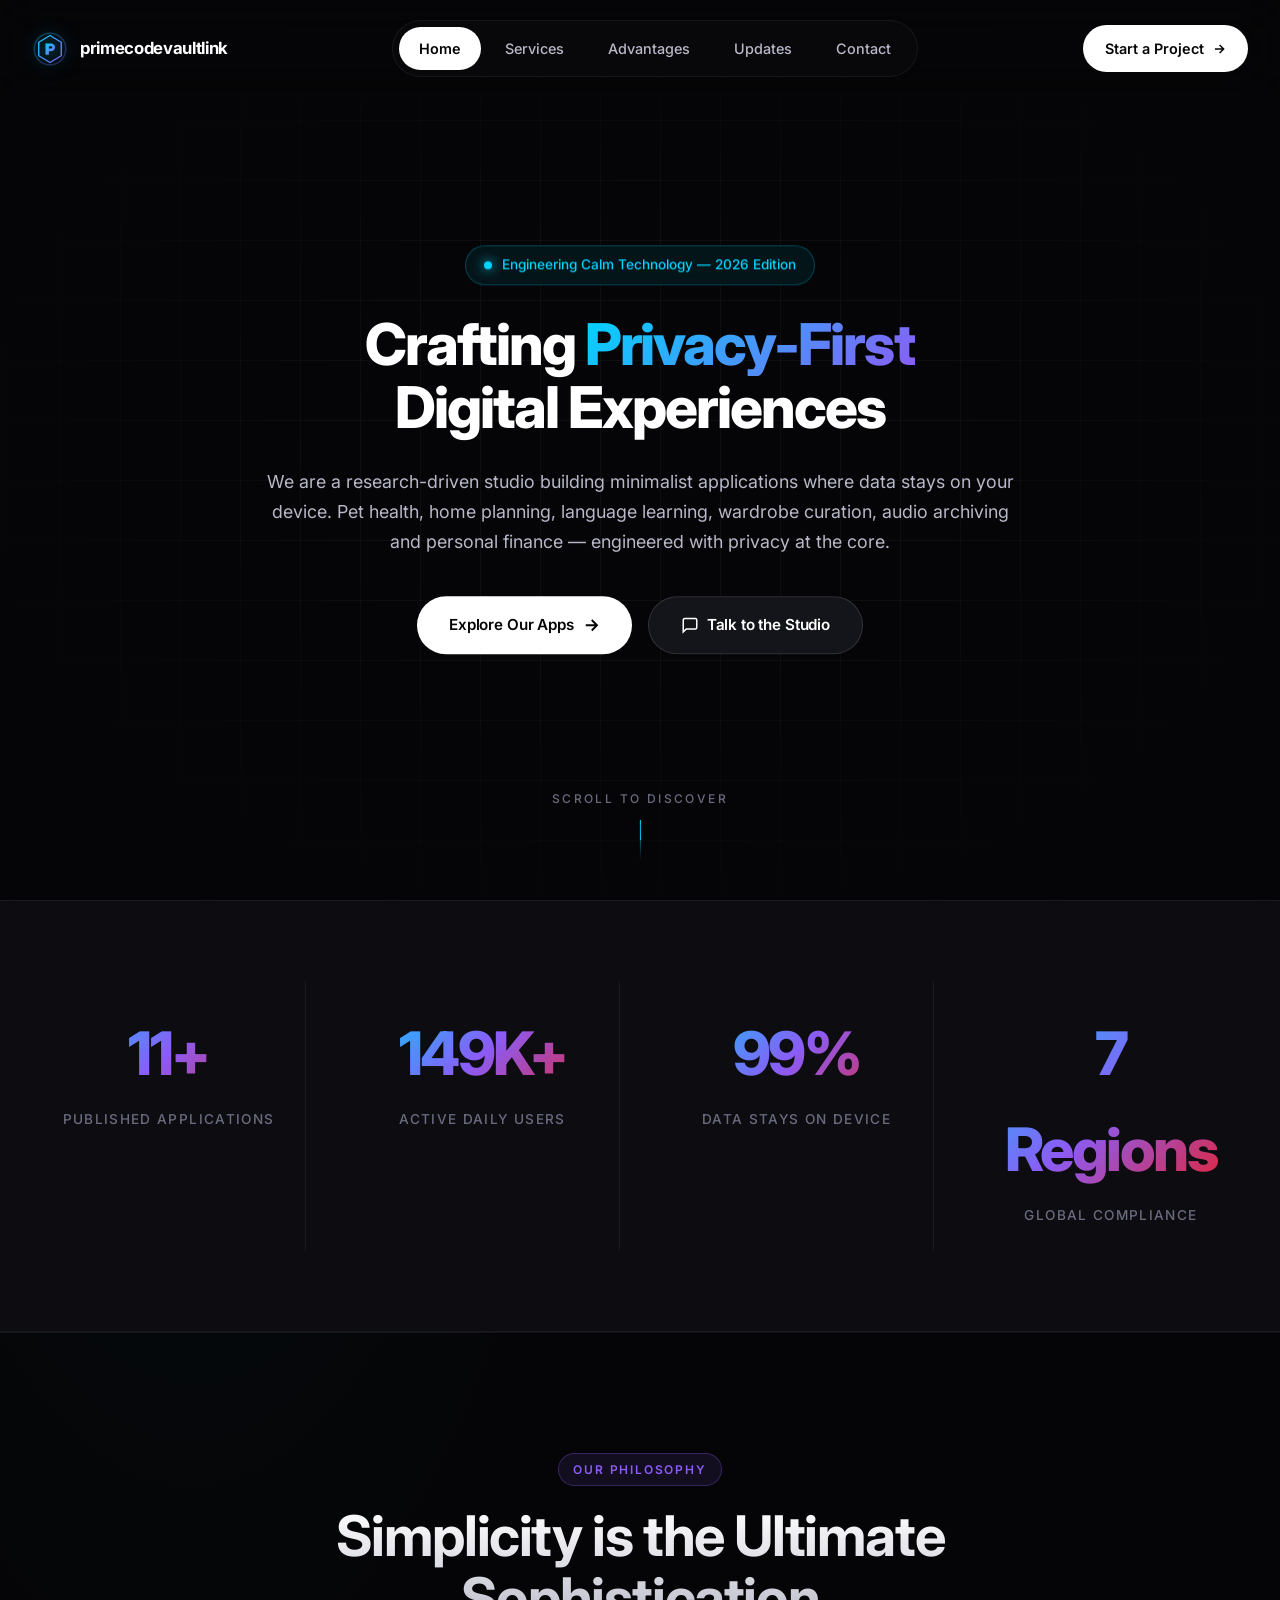
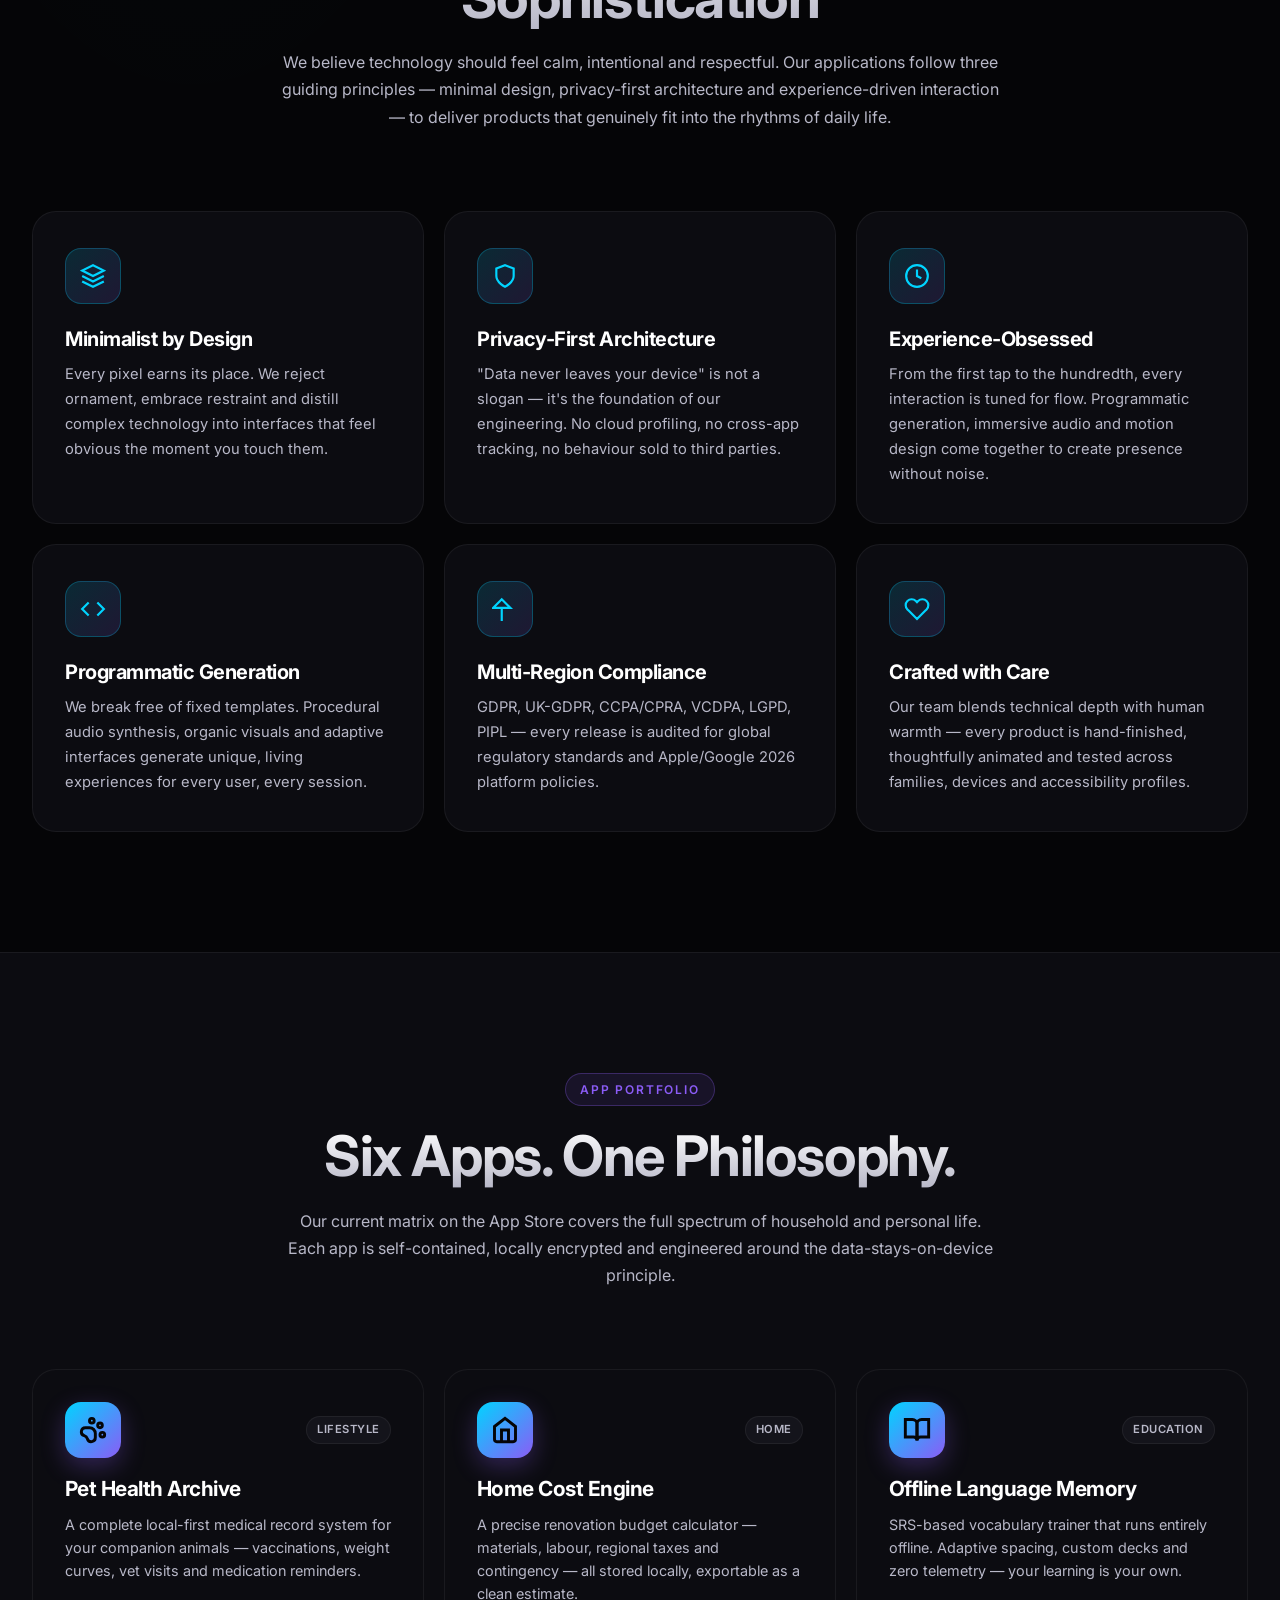
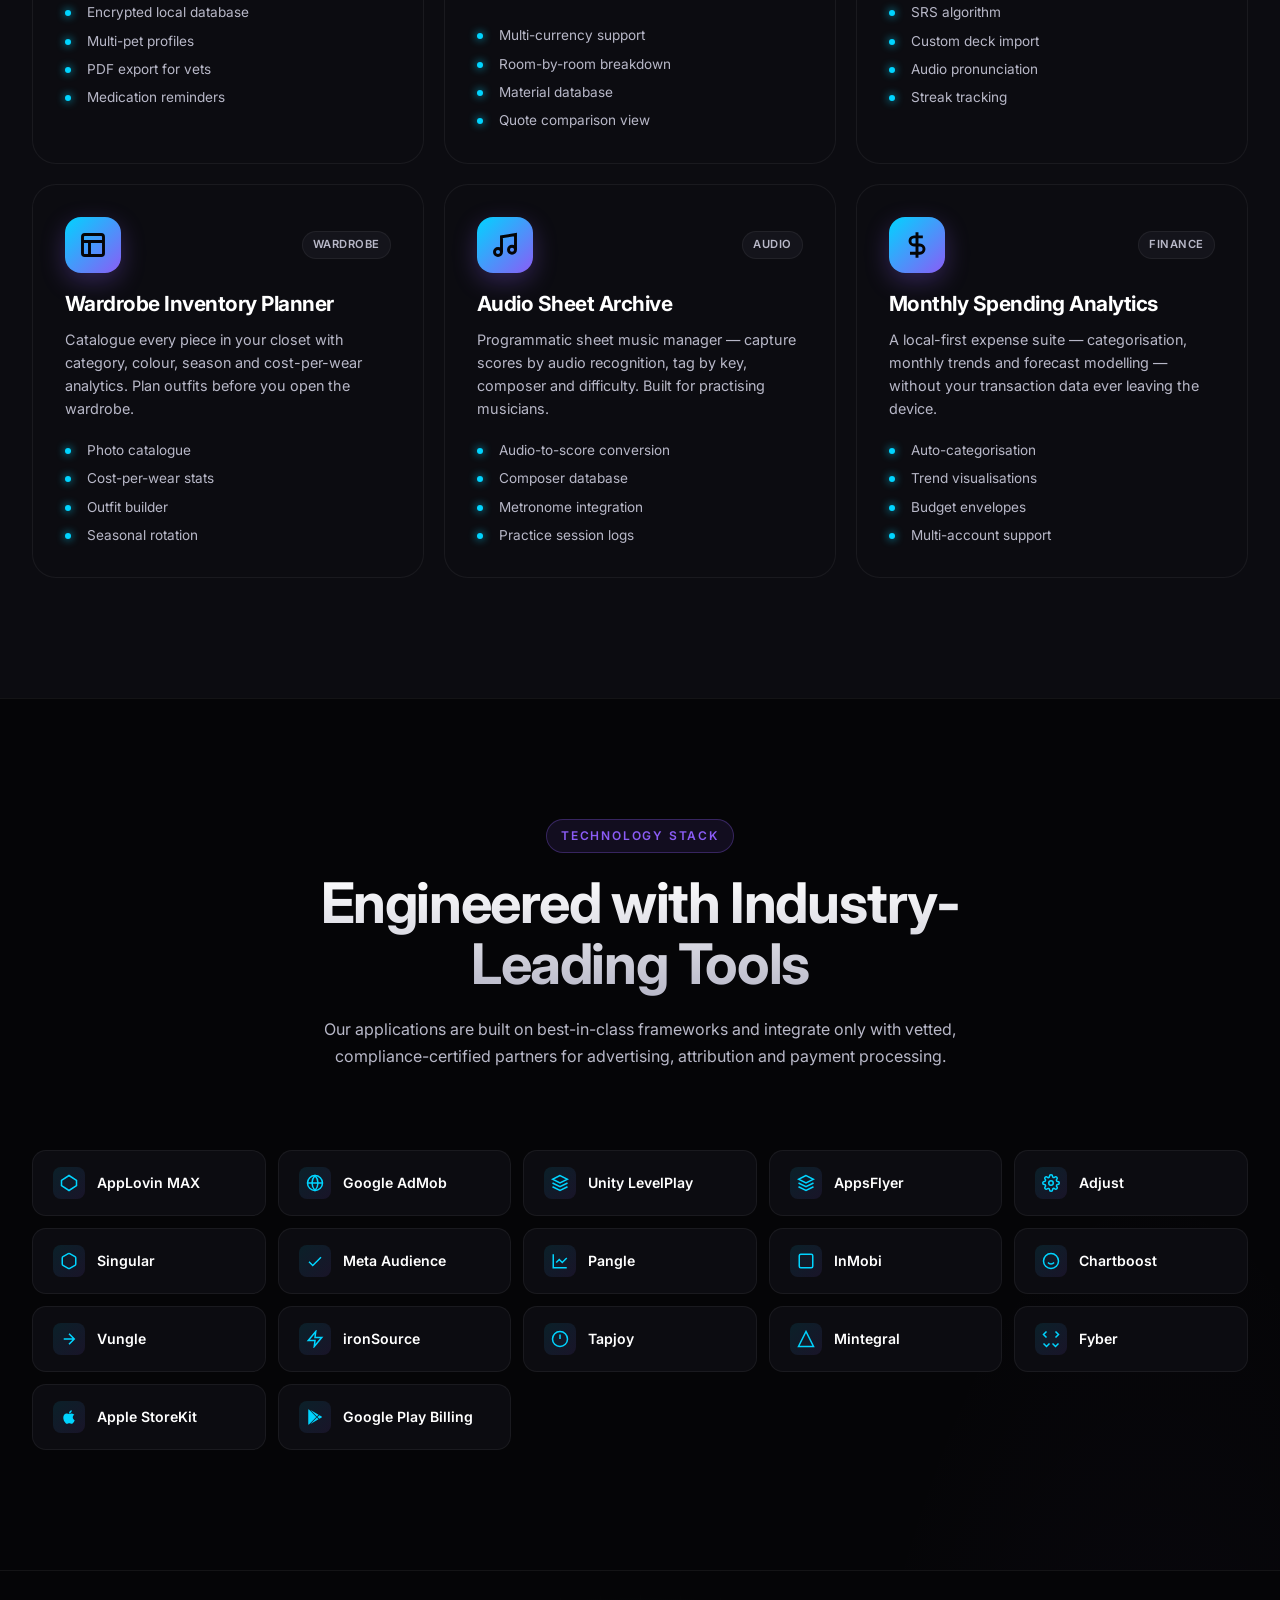
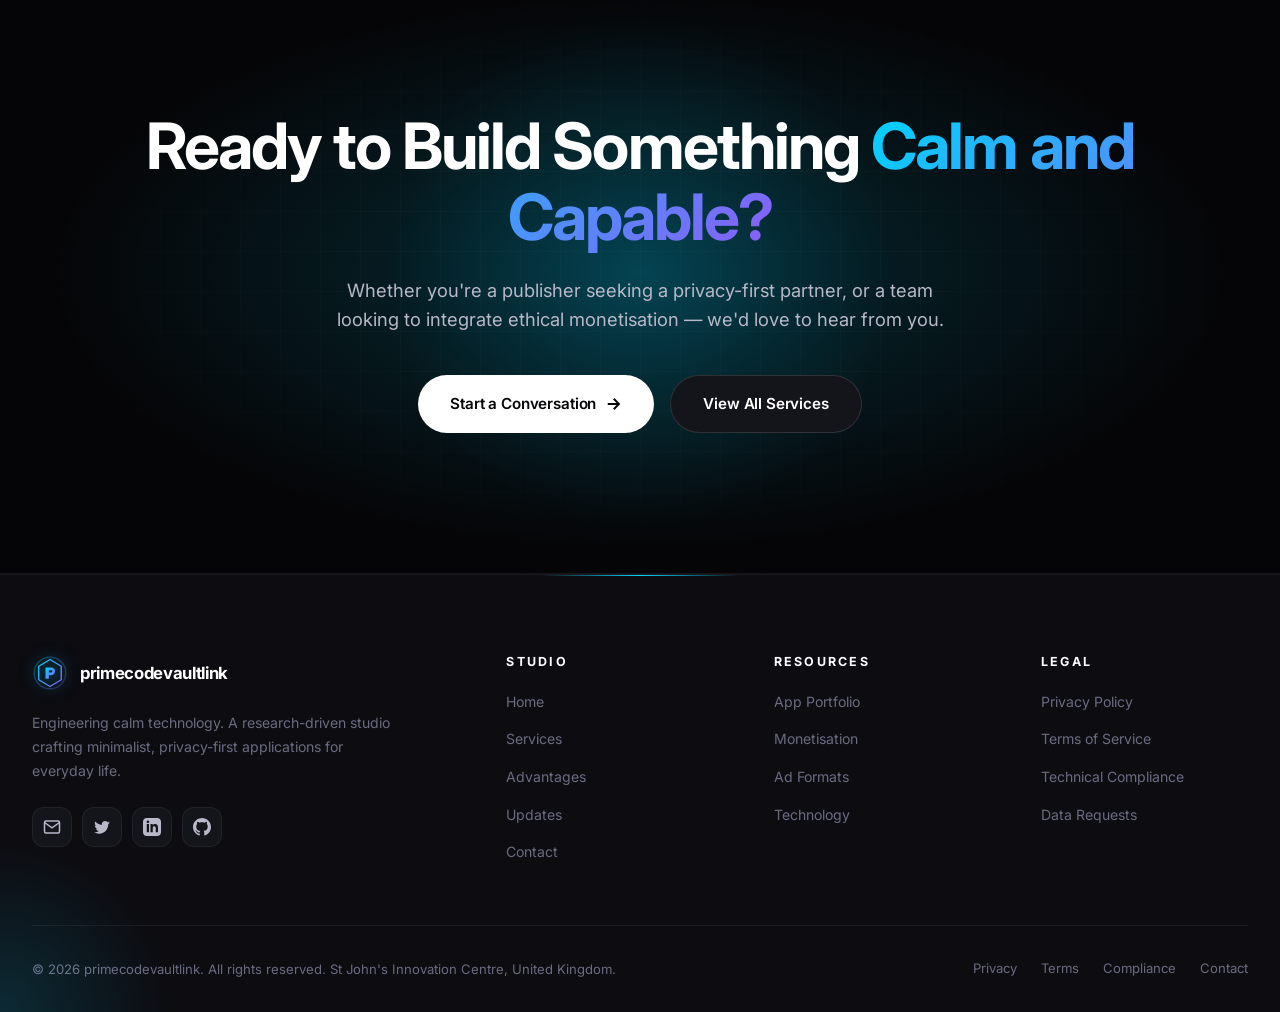
<file: index.html>
<!DOCTYPE html>
<html lang="en">
<head>
<meta charset="UTF-8">
<meta name="viewport" content="width=device-width, initial-scale=1.0">
<meta http-equiv="X-UA-Compatible" content="IE=edge">
<title>primecodevaultlink — Engineering Calm Technology | Privacy-First App Studio</title>
<meta name="description" content="primecodevaultlink is a research-driven studio crafting minimalist, privacy-first applications and immersive digital experiences for everyday life. Pet health, home, learning, wardrobe, audio and finance — all data stays on your device.">
<meta name="keywords" content="primecodevaultlink, privacy first apps, minimalist app design, local-first software, immersive interaction, IAA IAP compliant apps, AppLovin MAX, Google AdMob, GDPR CCPA compliance, programmatic audio synthesis, visual interaction design, pet health archive, home cost calculator, language offline tool, outfit planner, audio sheet archive, finance analyzer">
<meta name="author" content="primecodevaultlink">
<meta name="robots" content="index, follow, max-image-preview:large, max-snippet:-1">
<meta name="theme-color" content="#000000">
<link rel="canonical" href="https://primecodevaultlink.com/">
<link rel="icon" type="image/svg+xml" href="images/favicon.svg">
<link rel="apple-touch-icon" href="images/favicon.svg">

<!-- Open Graph -->
<meta property="og:type" content="website">
<meta property="og:site_name" content="primecodevaultlink">
<meta property="og:title" content="primecodevaultlink — Engineering Calm Technology">
<meta property="og:description" content="A privacy-first research studio crafting minimalist applications and immersive digital experiences.">
<meta property="og:url" content="https://primecodevaultlink.com/">
<meta property="og:image" content="images/og-image.svg">
<meta property="og:locale" content="en_US">

<!-- Twitter -->
<meta name="twitter:card" content="summary_large_image">
<meta name="twitter:title" content="primecodevaultlink — Engineering Calm Technology">
<meta name="twitter:description" content="Privacy-first applications with minimalist design and immersive experience.">
<meta name="twitter:image" content="images/og-image.svg">

<!-- Preconnect & Fonts -->
<link rel="preconnect" href="https://fonts.googleapis.com">
<link rel="preconnect" href="https://fonts.gstatic.com" crossorigin>
<link href="https://fonts.googleapis.com/css2?family=Inter:wght@300;400;500;600;700;800;900&family=JetBrains+Mono:wght@400;500;600&display=swap" rel="stylesheet">

<!-- Stylesheets -->
<link rel="stylesheet" href="css/style.css?v=20260626-1755">
<link rel="stylesheet" href="css/animations.css">
<link rel="stylesheet" href="css/responsive.css">

<!-- Structured Data -->
<script type="application/ld+json">
{
  "@context": "https://schema.org",
  "@type": "Organization",
  "name": "primecodevaultlink",
  "url": "https://primecodevaultlink.com",
  "logo": "https://primecodevaultlink.com/images/logo.svg",
  "description": "Engineering Calm Technology — a research-driven studio crafting minimalist, privacy-first applications.",
  "email": "contact@primecodevaultlink.com",
  "address": {
    "@type": "PostalAddress",
    "streetAddress": "St John's Innovation Centre",
    "addressCountry": "GB"
  },
  "sameAs": []
}
</script>
</head>
<body>

<!-- Loading Screen -->
<div class="loading-screen">
  <div class="loading-logo">
    <svg viewBox="0 0 64 64" fill="none">
      <defs>
        <linearGradient id="loadG" x1="0%" y1="0%" x2="100%" y2="100%">
          <stop offset="0%" stop-color="#00d4ff"/>
          <stop offset="50%" stop-color="#8b5cf6"/>
          <stop offset="100%" stop-color="#e82127"/>
        </linearGradient>
      </defs>
      <circle cx="32" cy="32" r="28" stroke="url(#loadG)" stroke-width="3" stroke-dasharray="40 130" stroke-linecap="round"/>
    </svg>
  </div>
</div>

<!-- Header -->
<header class="site-header">
  <div class="nav-container">
    <a href="index.html" class="logo">
      <svg viewBox="0 0 64 64" fill="none">
        <defs>
          <linearGradient id="lg1" x1="0%" y1="0%" x2="100%" y2="100%">
            <stop offset="0%" stop-color="#00d4ff"/>
            <stop offset="100%" stop-color="#8b5cf6"/>
          </linearGradient>
        </defs>
        <circle cx="32" cy="32" r="28" stroke="url(#lg1)" stroke-width="2.5" opacity="0.3"/>
        <path d="M32 8L52 20L52 44L32 56L12 44L12 20L32 8Z" stroke="url(#lg1)" stroke-width="2.5" stroke-linejoin="round"/>
        <path d="M24 22H34C38 22 41 25 41 29C41 33 38 36 34 36H30V42H24V22ZM30 27V31H34C35.5 31 36 30 36 29C36 28 35.5 27 34 27H30Z" fill="url(#lg1)"/>
      </svg>
      <span>primecodevaultlink</span>
    </a>

    <nav>
      <ul class="nav-menu">
        <li><a href="index.html" class="active">Home</a></li>
        <li><a href="services.html">Services</a></li>
        <li><a href="advantages.html">Advantages</a></li>
        <li><a href="updates.html">Updates</a></li>
        <li><a href="contact.html">Contact</a></li>
      </ul>
    </nav>

    <a href="contact.html" class="nav-cta magnetic">
      Start a Project
      <svg width="14" height="14" viewBox="0 0 24 24" fill="none" stroke="currentColor" stroke-width="2.5"><path d="M5 12h14M13 5l7 7-7 7"/></svg>
    </a>

    <button class="mobile-toggle" aria-label="Toggle menu">
      <svg viewBox="0 0 24 24" fill="none" stroke="currentColor" stroke-width="2"><line x1="3" y1="6" x2="21" y2="6"/><line x1="3" y1="12" x2="21" y2="12"/><line x1="3" y1="18" x2="21" y2="18"/></svg>
    </button>
  </div>
</header>

<!-- Mobile Menu -->
<div class="mobile-overlay"></div>
<aside class="mobile-menu">
  <button class="mobile-menu-close" aria-label="Close menu">
    <svg width="28" height="28" viewBox="0 0 24 24" fill="none" stroke="currentColor" stroke-width="2"><line x1="18" y1="6" x2="6" y2="18"/><line x1="6" y1="6" x2="18" y2="18"/></svg>
  </button>
  <ul>
    <li><a href="index.html" class="active">Home</a></li>
    <li><a href="services.html">Services</a></li>
    <li><a href="advantages.html">Advantages</a></li>
    <li><a href="updates.html">Updates</a></li>
    <li><a href="contact.html">Contact</a></li>
    <li><a href="privacy-policy.html">Privacy Policy</a></li>
    <li><a href="terms-of-service.html">Terms of Service</a></li>
    <li><a href="technical-compliance.html">Technical Compliance</a></li>
  </ul>
</aside>

<!-- Hero Section -->
<section class="hero">
  <div class="hero-bg-grid"></div>
  <div class="hero-particles"></div>

  <div class="hero-content">
    <div class="hero-badge">
      <span class="hero-badge-dot"></span>
      Engineering Calm Technology — 2026 Edition
    </div>

    <h1 class="hero-title">
      Crafting <span class="hero-title-gradient animated-gradient">Privacy-First</span><br>
      Digital Experiences
    </h1>

    <p class="hero-subtitle">
      We are a research-driven studio building minimalist applications where data stays on your device. Pet health, home planning, language learning, wardrobe curation, audio archiving and personal finance — engineered with privacy at the core.
    </p>

    <div class="hero-actions">
      <a href="services.html" class="btn btn-primary magnetic">
        Explore Our Apps
        <svg viewBox="0 0 24 24" fill="none" stroke="currentColor" stroke-width="2.5"><path d="M5 12h14M13 5l7 7-7 7"/></svg>
      </a>
      <a href="contact.html" class="btn btn-secondary magnetic">
        <svg viewBox="0 0 24 24" fill="none" stroke="currentColor" stroke-width="2"><path d="M21 15a2 2 0 0 1-2 2H7l-4 4V5a2 2 0 0 1 2-2h14a2 2 0 0 1 2 2z"/></svg>
        Talk to the Studio
      </a>
    </div>
  </div>

  <div class="hero-scroll-indicator">
    <span>Scroll to Discover</span>
    <div class="scroll-line"></div>
  </div>
</section>

<!-- Stats Section -->
<section class="stats">
  <div class="container">
    <div class="stats-grid">
      <div class="stat-item reveal">
        <div class="stat-value" data-counter="12" data-suffix="+">0</div>
        <div class="stat-label">Published Applications</div>
      </div>
      <div class="stat-item reveal reveal-delay-1">
        <div class="stat-value" data-counter="150" data-suffix="K+">0</div>
        <div class="stat-label">Active Daily Users</div>
      </div>
      <div class="stat-item reveal reveal-delay-2">
        <div class="stat-value" data-counter="100" data-suffix="%">0</div>
        <div class="stat-label">Data Stays On Device</div>
      </div>
      <div class="stat-item reveal reveal-delay-3">
        <div class="stat-value" data-counter="8" data-suffix=" Regions">0</div>
        <div class="stat-label">Global Compliance</div>
      </div>
    </div>
  </div>
</section>

<!-- Mission Section -->
<section>
  <div class="container">
    <div class="section-header reveal">
      <span class="section-tag">Our Philosophy</span>
      <h2 class="section-title">Simplicity is the Ultimate Sophistication</h2>
      <p class="section-subtitle">
        We believe technology should feel calm, intentional and respectful. Our applications follow three guiding principles — minimal design, privacy-first architecture and experience-driven interaction — to deliver products that genuinely fit into the rhythms of daily life.
      </p>
    </div>

    <div class="features-grid stagger">
      <div class="feature-card tilt-card">
        <div class="feature-icon">
          <svg viewBox="0 0 24 24" fill="none" stroke="currentColor" stroke-width="2"><path d="M12 2L2 7l10 5 10-5-10-5z"/><path d="M2 17l10 5 10-5"/><path d="M2 12l10 5 10-5"/></svg>
        </div>
        <h3 class="feature-title">Minimalist by Design</h3>
        <p class="feature-desc">Every pixel earns its place. We reject ornament, embrace restraint and distill complex technology into interfaces that feel obvious the moment you touch them.</p>
      </div>

      <div class="feature-card tilt-card">
        <div class="feature-icon">
          <svg viewBox="0 0 24 24" fill="none" stroke="currentColor" stroke-width="2"><path d="M12 22s8-4 8-10V5l-8-3-8 3v7c0 6 8 10 8 10z"/></svg>
        </div>
        <h3 class="feature-title">Privacy-First Architecture</h3>
        <p class="feature-desc">"Data never leaves your device" is not a slogan — it's the foundation of our engineering. No cloud profiling, no cross-app tracking, no behaviour sold to third parties.</p>
      </div>

      <div class="feature-card tilt-card">
        <div class="feature-icon">
          <svg viewBox="0 0 24 24" fill="none" stroke="currentColor" stroke-width="2"><circle cx="12" cy="12" r="10"/><path d="M12 6v6l4 2"/></svg>
        </div>
        <h3 class="feature-title">Experience-Obsessed</h3>
        <p class="feature-desc">From the first tap to the hundredth, every interaction is tuned for flow. Programmatic generation, immersive audio and motion design come together to create presence without noise.</p>
      </div>

      <div class="feature-card tilt-card">
        <div class="feature-icon">
          <svg viewBox="0 0 24 24" fill="none" stroke="currentColor" stroke-width="2"><polyline points="16 18 22 12 16 6"/><polyline points="8 6 2 12 8 18"/></svg>
        </div>
        <h3 class="feature-title">Programmatic Generation</h3>
        <p class="feature-desc">We break free of fixed templates. Procedural audio synthesis, organic visuals and adaptive interfaces generate unique, living experiences for every user, every session.</p>
      </div>

      <div class="feature-card tilt-card">
        <div class="feature-icon">
          <svg viewBox="0 0 24 24" fill="none" stroke="currentColor" stroke-width="2"><path d="M9 11H1l8-8 8 8h-8m0 0v12"/></svg>
        </div>
        <h3 class="feature-title">Multi-Region Compliance</h3>
        <p class="feature-desc">GDPR, UK-GDPR, CCPA/CPRA, VCDPA, LGPD, PIPL — every release is audited for global regulatory standards and Apple/Google 2026 platform policies.</p>
      </div>

      <div class="feature-card tilt-card">
        <div class="feature-icon">
          <svg viewBox="0 0 24 24" fill="none" stroke="currentColor" stroke-width="2"><path d="M20.84 4.61a5.5 5.5 0 0 0-7.78 0L12 5.67l-1.06-1.06a5.5 5.5 0 0 0-7.78 7.78l1.06 1.06L12 21.23l7.78-7.78 1.06-1.06a5.5 5.5 0 0 0 0-7.78z"/></svg>
        </div>
        <h3 class="feature-title">Crafted with Care</h3>
        <p class="feature-desc">Our team blends technical depth with human warmth — every product is hand-finished, thoughtfully animated and tested across families, devices and accessibility profiles.</p>
      </div>
    </div>
  </div>
</section>

<!-- Apps Showcase -->
<section style="background: var(--bg-secondary);">
  <div class="container">
    <div class="section-header reveal">
      <span class="section-tag">App Portfolio</span>
      <h2 class="section-title">Six Apps. One Philosophy.</h2>
      <p class="section-subtitle">
        Our current matrix on the App Store covers the full spectrum of household and personal life. Each app is self-contained, locally encrypted and engineered around the data-stays-on-device principle.
      </p>
    </div>

    <div class="app-grid stagger">
      <article class="app-card">
        <div class="app-card-header">
          <div class="app-icon">
            <svg viewBox="0 0 24 24" fill="none" stroke="currentColor" stroke-width="2"><circle cx="11" cy="4" r="2"/><circle cx="18" cy="8" r="2"/><circle cx="20" cy="16" r="2"/><path d="M9 10a5 5 0 0 1 5 5v3.5a3.5 3.5 0 0 1-6.84 1.045Q6.52 17.48 4.46 16.84A3.5 3.5 0 0 1 5.5 10Z"/></svg>
          </div>
          <span class="app-tag">Lifestyle</span>
        </div>
        <h3>Pet Health Archive</h3>
        <p>A complete local-first medical record system for your companion animals — vaccinations, weight curves, vet visits and medication reminders.</p>
        <ul class="app-features-list">
          <li>Encrypted local database</li>
          <li>Multi-pet profiles</li>
          <li>PDF export for vets</li>
          <li>Medication reminders</li>
        </ul>
      </article>

      <article class="app-card">
        <div class="app-card-header">
          <div class="app-icon">
            <svg viewBox="0 0 24 24" fill="none" stroke="currentColor" stroke-width="2"><path d="M3 9l9-7 9 7v11a2 2 0 0 1-2 2H5a2 2 0 0 1-2-2z"/><polyline points="9 22 9 12 15 12 15 22"/></svg>
          </div>
          <span class="app-tag">Home</span>
        </div>
        <h3>Home Cost Engine</h3>
        <p>A precise renovation budget calculator — materials, labour, regional taxes and contingency — all stored locally, exportable as a clean estimate.</p>
        <ul class="app-features-list">
          <li>Multi-currency support</li>
          <li>Room-by-room breakdown</li>
          <li>Material database</li>
          <li>Quote comparison view</li>
        </ul>
      </article>

      <article class="app-card">
        <div class="app-card-header">
          <div class="app-icon">
            <svg viewBox="0 0 24 24" fill="none" stroke="currentColor" stroke-width="2"><path d="M2 3h6a4 4 0 0 1 4 4v14a3 3 0 0 0-3-3H2z"/><path d="M22 3h-6a4 4 0 0 0-4 4v14a3 3 0 0 1 3-3h7z"/></svg>
          </div>
          <span class="app-tag">Education</span>
        </div>
        <h3>Offline Language Memory</h3>
        <p>SRS-based vocabulary trainer that runs entirely offline. Adaptive spacing, custom decks and zero telemetry — your learning is your own.</p>
        <ul class="app-features-list">
          <li>SRS algorithm</li>
          <li>Custom deck import</li>
          <li>Audio pronunciation</li>
          <li>Streak tracking</li>
        </ul>
      </article>

      <article class="app-card">
        <div class="app-card-header">
          <div class="app-icon">
            <svg viewBox="0 0 24 24" fill="none" stroke="currentColor" stroke-width="2"><rect x="3" y="3" width="18" height="18" rx="2"/><path d="M3 9h18M9 21V9"/></svg>
          </div>
          <span class="app-tag">Wardrobe</span>
        </div>
        <h3>Wardrobe Inventory Planner</h3>
        <p>Catalogue every piece in your closet with category, colour, season and cost-per-wear analytics. Plan outfits before you open the wardrobe.</p>
        <ul class="app-features-list">
          <li>Photo catalogue</li>
          <li>Cost-per-wear stats</li>
          <li>Outfit builder</li>
          <li>Seasonal rotation</li>
        </ul>
      </article>

      <article class="app-card">
        <div class="app-card-header">
          <div class="app-icon">
            <svg viewBox="0 0 24 24" fill="none" stroke="currentColor" stroke-width="2"><path d="M9 18V5l12-2v13"/><circle cx="6" cy="18" r="3"/><circle cx="18" cy="16" r="3"/></svg>
          </div>
          <span class="app-tag">Audio</span>
        </div>
        <h3>Audio Sheet Archive</h3>
        <p>Programmatic sheet music manager — capture scores by audio recognition, tag by key, composer and difficulty. Built for practising musicians.</p>
        <ul class="app-features-list">
          <li>Audio-to-score conversion</li>
          <li>Composer database</li>
          <li>Metronome integration</li>
          <li>Practice session logs</li>
        </ul>
      </article>

      <article class="app-card">
        <div class="app-card-header">
          <div class="app-icon">
            <svg viewBox="0 0 24 24" fill="none" stroke="currentColor" stroke-width="2"><line x1="12" y1="1" x2="12" y2="23"/><path d="M17 5H9.5a3.5 3.5 0 0 0 0 7h5a3.5 3.5 0 0 1 0 7H6"/></svg>
          </div>
          <span class="app-tag">Finance</span>
        </div>
        <h3>Monthly Spending Analytics</h3>
        <p>A local-first expense suite — categorisation, monthly trends and forecast modelling — without your transaction data ever leaving the device.</p>
        <ul class="app-features-list">
          <li>Auto-categorisation</li>
          <li>Trend visualisations</li>
          <li>Budget envelopes</li>
          <li>Multi-account support</li>
        </ul>
      </article>
    </div>
  </div>
</section>

<!-- Technology / Partners -->
<section>
  <div class="container">
    <div class="section-header reveal">
      <span class="section-tag">Technology Stack</span>
      <h2 class="section-title">Engineered with Industry-Leading Tools</h2>
      <p class="section-subtitle">
        Our applications are built on best-in-class frameworks and integrate only with vetted, compliance-certified partners for advertising, attribution and payment processing.
      </p>
    </div>

    <div class="tech-cloud stagger">
      <div class="tech-chip">
        <div class="tech-chip-icon"><svg viewBox="0 0 24 24" fill="none" stroke="currentColor" stroke-width="2"><polygon points="12 2 22 8.5 22 15.5 12 22 2 15.5 2 8.5 12 2"/></svg></div>
        <span class="tech-chip-name">AppLovin MAX</span>
      </div>
      <div class="tech-chip">
        <div class="tech-chip-icon"><svg viewBox="0 0 24 24" fill="none" stroke="currentColor" stroke-width="2"><circle cx="12" cy="12" r="10"/><path d="M2 12h20M12 2a15.3 15.3 0 0 1 4 10 15.3 15.3 0 0 1-4 10 15.3 15.3 0 0 1-4-10 15.3 15.3 0 0 1 4-10z"/></svg></div>
        <span class="tech-chip-name">Google AdMob</span>
      </div>
      <div class="tech-chip">
        <div class="tech-chip-icon"><svg viewBox="0 0 24 24" fill="none" stroke="currentColor" stroke-width="2"><polygon points="12 2 2 7 12 12 22 7 12 2"/><polyline points="2 17 12 22 22 17"/><polyline points="2 12 12 17 22 12"/></svg></div>
        <span class="tech-chip-name">Unity LevelPlay</span>
      </div>
      <div class="tech-chip">
        <div class="tech-chip-icon"><svg viewBox="0 0 24 24" fill="none" stroke="currentColor" stroke-width="2"><path d="M12 2L2 7l10 5 10-5-10-5z"/><path d="M2 17l10 5 10-5M2 12l10 5 10-5"/></svg></div>
        <span class="tech-chip-name">AppsFlyer</span>
      </div>
      <div class="tech-chip">
        <div class="tech-chip-icon"><svg viewBox="0 0 24 24" fill="none" stroke="currentColor" stroke-width="2"><circle cx="12" cy="12" r="3"/><path d="M19.4 15a1.65 1.65 0 0 0 .33 1.82l.06.06a2 2 0 0 1 0 2.83 2 2 0 0 1-2.83 0l-.06-.06a1.65 1.65 0 0 0-1.82-.33 1.65 1.65 0 0 0-1 1.51V21a2 2 0 0 1-2 2 2 2 0 0 1-2-2v-.09A1.65 1.65 0 0 0 9 19.4a1.65 1.65 0 0 0-1.82.33l-.06.06a2 2 0 0 1-2.83 0 2 2 0 0 1 0-2.83l.06-.06a1.65 1.65 0 0 0 .33-1.82 1.65 1.65 0 0 0-1.51-1H3a2 2 0 0 1-2-2 2 2 0 0 1 2-2h.09A1.65 1.65 0 0 0 4.6 9a1.65 1.65 0 0 0-.33-1.82l-.06-.06a2 2 0 0 1 0-2.83 2 2 0 0 1 2.83 0l.06.06a1.65 1.65 0 0 0 1.82.33H9a1.65 1.65 0 0 0 1-1.51V3a2 2 0 0 1 2-2 2 2 0 0 1 2 2v.09a1.65 1.65 0 0 0 1 1.51 1.65 1.65 0 0 0 1.82-.33l.06-.06a2 2 0 0 1 2.83 0 2 2 0 0 1 0 2.83l-.06.06a1.65 1.65 0 0 0-.33 1.82V9a1.65 1.65 0 0 0 1.51 1H21a2 2 0 0 1 2 2 2 2 0 0 1-2 2h-.09a1.65 1.65 0 0 0-1.51 1z"/></svg></div>
        <span class="tech-chip-name">Adjust</span>
      </div>
      <div class="tech-chip">
        <div class="tech-chip-icon"><svg viewBox="0 0 24 24" fill="none" stroke="currentColor" stroke-width="2"><path d="M21 16V8a2 2 0 0 0-1-1.73l-7-4a2 2 0 0 0-2 0l-7 4A2 2 0 0 0 3 8v8a2 2 0 0 0 1 1.73l7 4a2 2 0 0 0 2 0l7-4A2 2 0 0 0 21 16z"/></svg></div>
        <span class="tech-chip-name">Singular</span>
      </div>
      <div class="tech-chip">
        <div class="tech-chip-icon"><svg viewBox="0 0 24 24" fill="none" stroke="currentColor" stroke-width="2"><path d="M20 7L9 18l-5-5"/></svg></div>
        <span class="tech-chip-name">Meta Audience</span>
      </div>
      <div class="tech-chip">
        <div class="tech-chip-icon"><svg viewBox="0 0 24 24" fill="none" stroke="currentColor" stroke-width="2"><path d="M3 3v18h18"/><path d="M7 14l4-4 4 4 6-6"/></svg></div>
        <span class="tech-chip-name">Pangle</span>
      </div>
      <div class="tech-chip">
        <div class="tech-chip-icon"><svg viewBox="0 0 24 24" fill="none" stroke="currentColor" stroke-width="2"><rect x="3" y="3" width="18" height="18" rx="2"/></svg></div>
        <span class="tech-chip-name">InMobi</span>
      </div>
      <div class="tech-chip">
        <div class="tech-chip-icon"><svg viewBox="0 0 24 24" fill="none" stroke="currentColor" stroke-width="2"><circle cx="12" cy="12" r="10"/><path d="M8 14s1.5 2 4 2 4-2 4-2M9 9h.01M15 9h.01"/></svg></div>
        <span class="tech-chip-name">Chartboost</span>
      </div>
      <div class="tech-chip">
        <div class="tech-chip-icon"><svg viewBox="0 0 24 24" fill="none" stroke="currentColor" stroke-width="2"><path d="M5 12h14M12 5l7 7-7 7"/></svg></div>
        <span class="tech-chip-name">Vungle</span>
      </div>
      <div class="tech-chip">
        <div class="tech-chip-icon"><svg viewBox="0 0 24 24" fill="none" stroke="currentColor" stroke-width="2"><polygon points="13 2 3 14 12 14 11 22 21 10 12 10 13 2"/></svg></div>
        <span class="tech-chip-name">ironSource</span>
      </div>
      <div class="tech-chip">
        <div class="tech-chip-icon"><svg viewBox="0 0 24 24" fill="none" stroke="currentColor" stroke-width="2"><circle cx="12" cy="12" r="10"/><path d="M12 6v6"/></svg></div>
        <span class="tech-chip-name">Tapjoy</span>
      </div>
      <div class="tech-chip">
        <div class="tech-chip-icon"><svg viewBox="0 0 24 24" fill="none" stroke="currentColor" stroke-width="2"><polygon points="12 2 2 22 22 22 12 2"/></svg></div>
        <span class="tech-chip-name">Mintegral</span>
      </div>
      <div class="tech-chip">
        <div class="tech-chip-icon"><svg viewBox="0 0 24 24" fill="none" stroke="currentColor" stroke-width="2"><path d="M6 2L2 6l4 4M18 2l4 4-4 4M2 18l4 4 4-4M22 18l-4 4-4-4"/></svg></div>
        <span class="tech-chip-name">Fyber</span>
      </div>
      <div class="tech-chip">
        <div class="tech-chip-icon"><svg viewBox="0 0 24 24" fill="currentColor" stroke="none"><path d="M17.05 20.28c-.98.95-2.05.8-3.08.35-1.09-.46-2.09-.48-3.24 0-1.44.62-2.2.44-3.06-.35C2.79 15.25 3.51 7.59 9.05 7.31c1.35.07 2.29.74 3.08.8 1.18-.24 2.31-.93 3.57-.84 1.51.12 2.65.72 3.4 1.8-3.12 1.87-2.38 5.98.48 7.13-.57 1.5-1.31 2.99-2.54 4.09zM12.03 7.25c-.15-2.23 1.66-4.07 3.74-4.25.29 2.58-2.34 4.5-3.74 4.25z"/></svg></div>
        <span class="tech-chip-name">Apple StoreKit</span>
      </div>
      <div class="tech-chip">
        <div class="tech-chip-icon"><svg viewBox="0 0 24 24" fill="currentColor" stroke="none"><path d="M3.609 1.814L13.792 12 3.61 22.186a.996.996 0 0 1-.61-.92V2.734a1 1 0 0 1 .609-.92zm10.89 10.893l2.302 2.302-10.937 6.333 8.635-8.635zm3.199-3.198l2.807 1.626a1 1 0 0 1 0 1.73l-2.808 1.626L15.206 12l2.492-2.491zM5.864 2.658L16.802 8.99l-2.302 2.303-8.636-8.635z"/></svg></div>
        <span class="tech-chip-name">Google Play Billing</span>
      </div>
    </div>
  </div>
</section>

<!-- CTA Section -->
<section class="cta-section">
  <div class="container">
    <h2 class="cta-title reveal">Ready to Build Something <span class="text-gradient animated-gradient">Calm and Capable?</span></h2>
    <p class="cta-subtitle reveal reveal-delay-1">
      Whether you're a publisher seeking a privacy-first partner, or a team looking to integrate ethical monetisation — we'd love to hear from you.
    </p>
    <div class="cta-actions reveal reveal-delay-2">
      <a href="contact.html" class="btn btn-primary magnetic">
        Start a Conversation
        <svg viewBox="0 0 24 24" fill="none" stroke="currentColor" stroke-width="2.5"><path d="M5 12h14M13 5l7 7-7 7"/></svg>
      </a>
      <a href="services.html" class="btn btn-secondary magnetic">View All Services</a>
    </div>
  </div>
</section>

<!-- Footer -->
<footer class="site-footer">
  <div class="container">
    <div class="footer-grid">
      <div class="footer-brand">
        <a href="index.html" class="logo">
          <svg viewBox="0 0 64 64" fill="none">
            <defs>
              <linearGradient id="lg2" x1="0%" y1="0%" x2="100%" y2="100%">
                <stop offset="0%" stop-color="#00d4ff"/>
                <stop offset="100%" stop-color="#8b5cf6"/>
              </linearGradient>
            </defs>
            <circle cx="32" cy="32" r="28" stroke="url(#lg2)" stroke-width="2.5" opacity="0.3"/>
            <path d="M32 8L52 20L52 44L32 56L12 44L12 20L32 8Z" stroke="url(#lg2)" stroke-width="2.5" stroke-linejoin="round"/>
            <path d="M24 22H34C38 22 41 25 41 29C41 33 38 36 34 36H30V42H24V22ZM30 27V31H34C35.5 31 36 30 36 29C36 28 35.5 27 34 27H30Z" fill="url(#lg2)"/>
          </svg>
          <span>primecodevaultlink</span>
        </a>
        <p>Engineering calm technology. A research-driven studio crafting minimalist, privacy-first applications for everyday life.</p>
        <div class="footer-social">
          <a href="contact.html" aria-label="Email">
            <svg viewBox="0 0 24 24" fill="none" stroke="currentColor" stroke-width="2"><path d="M4 4h16c1.1 0 2 .9 2 2v12c0 1.1-.9 2-2 2H4c-1.1 0-2-.9-2-2V6c0-1.1.9-2 2-2z"/><polyline points="22,6 12,13 2,6"/></svg>
          </a>
          <a href="#" aria-label="Twitter">
            <svg viewBox="0 0 24 24" fill="currentColor"><path d="M22.46 6c-.77.35-1.6.58-2.46.69.88-.53 1.56-1.37 1.88-2.38-.83.5-1.75.85-2.72 1.05C18.37 4.5 17.26 4 16 4c-2.35 0-4.27 1.92-4.27 4.29 0 .34.04.67.11.98C8.28 9.09 5.11 7.38 3 4.79c-.37.63-.58 1.37-.58 2.15 0 1.49.75 2.81 1.91 3.56-.71 0-1.37-.2-1.95-.5v.03c0 2.08 1.48 3.82 3.44 4.21a4.22 4.22 0 0 1-1.93.07 4.28 4.28 0 0 0 4 2.98 8.521 8.521 0 0 1-5.33 1.84c-.34 0-.68-.02-1.02-.06C3.44 20.29 5.7 21 8.12 21 16 21 20.33 14.46 20.33 8.79c0-.19 0-.37-.01-.56.84-.6 1.56-1.36 2.14-2.23z"/></svg>
          </a>
          <a href="#" aria-label="LinkedIn">
            <svg viewBox="0 0 24 24" fill="currentColor"><path d="M19 0h-14c-2.761 0-5 2.239-5 5v14c0 2.761 2.239 5 5 5h14c2.762 0 5-2.239 5-5v-14c0-2.761-2.238-5-5-5zm-11 19h-3v-11h3v11zm-1.5-12.268c-.966 0-1.75-.79-1.75-1.764s.784-1.764 1.75-1.764 1.75.79 1.75 1.764-.783 1.764-1.75 1.764zm13.5 12.268h-3v-5.604c0-3.368-4-3.113-4 0v5.604h-3v-11h3v1.765c1.396-2.586 7-2.777 7 2.476v6.759z"/></svg>
          </a>
          <a href="#" aria-label="GitHub">
            <svg viewBox="0 0 24 24" fill="currentColor"><path d="M12 0c-6.626 0-12 5.373-12 12 0 5.302 3.438 9.8 8.207 11.387.599.111.793-.261.793-.577v-2.234c-3.338.726-4.033-1.416-4.033-1.416-.546-1.387-1.333-1.756-1.333-1.756-1.089-.745.083-.729.083-.729 1.205.084 1.839 1.237 1.839 1.237 1.07 1.834 2.807 1.304 3.492.997.107-.775.418-1.305.762-1.604-2.665-.305-5.467-1.334-5.467-5.931 0-1.311.469-2.381 1.236-3.221-.124-.303-.535-1.524.117-3.176 0 0 1.008-.322 3.301 1.23.957-.266 1.983-.399 3.003-.404 1.02.005 2.047.138 3.006.404 2.291-1.552 3.297-1.23 3.297-1.23.653 1.653.242 2.874.118 3.176.77.84 1.235 1.911 1.235 3.221 0 4.609-2.807 5.624-5.479 5.921.43.372.823 1.102.823 2.222v3.293c0 .319.192.694.801.576 4.765-1.589 8.199-6.086 8.199-11.386 0-6.627-5.373-12-12-12z"/></svg>
          </a>
        </div>
      </div>

      <div class="footer-column">
        <h5>Studio</h5>
        <ul>
          <li><a href="index.html">Home</a></li>
          <li><a href="services.html">Services</a></li>
          <li><a href="advantages.html">Advantages</a></li>
          <li><a href="updates.html">Updates</a></li>
          <li><a href="contact.html">Contact</a></li>
        </ul>
      </div>

      <div class="footer-column">
        <h5>Resources</h5>
        <ul>
          <li><a href="services.html#apps">App Portfolio</a></li>
          <li><a href="services.html#monetization">Monetisation</a></li>
          <li><a href="services.html#ad-types">Ad Formats</a></li>
          <li><a href="advantages.html#tech">Technology</a></li>
        </ul>
      </div>

      <div class="footer-column">
        <h5>Legal</h5>
        <ul>
          <li><a href="privacy-policy.html">Privacy Policy</a></li>
          <li><a href="terms-of-service.html">Terms of Service</a></li>
          <li><a href="technical-compliance.html">Technical Compliance</a></li>
          <li><a href="contact.html#contact">Data Requests</a></li>
        </ul>
      </div>
    </div>

    <div class="footer-bottom">
      <p class="footer-copyright">© 2026 primecodevaultlink. All rights reserved. St John's Innovation Centre, United Kingdom.</p>
      <div class="footer-legal">
        <a href="privacy-policy.html">Privacy</a>
        <a href="terms-of-service.html">Terms</a>
        <a href="technical-compliance.html">Compliance</a>
        <a href="contact.html">Contact</a>
      </div>
    </div>
  </div>
</footer>

<script src="js/main.js"></script>
<script src="js/animations.js"></script>
<script src="js/nav.js"></script>
</body>
</html>
</file>
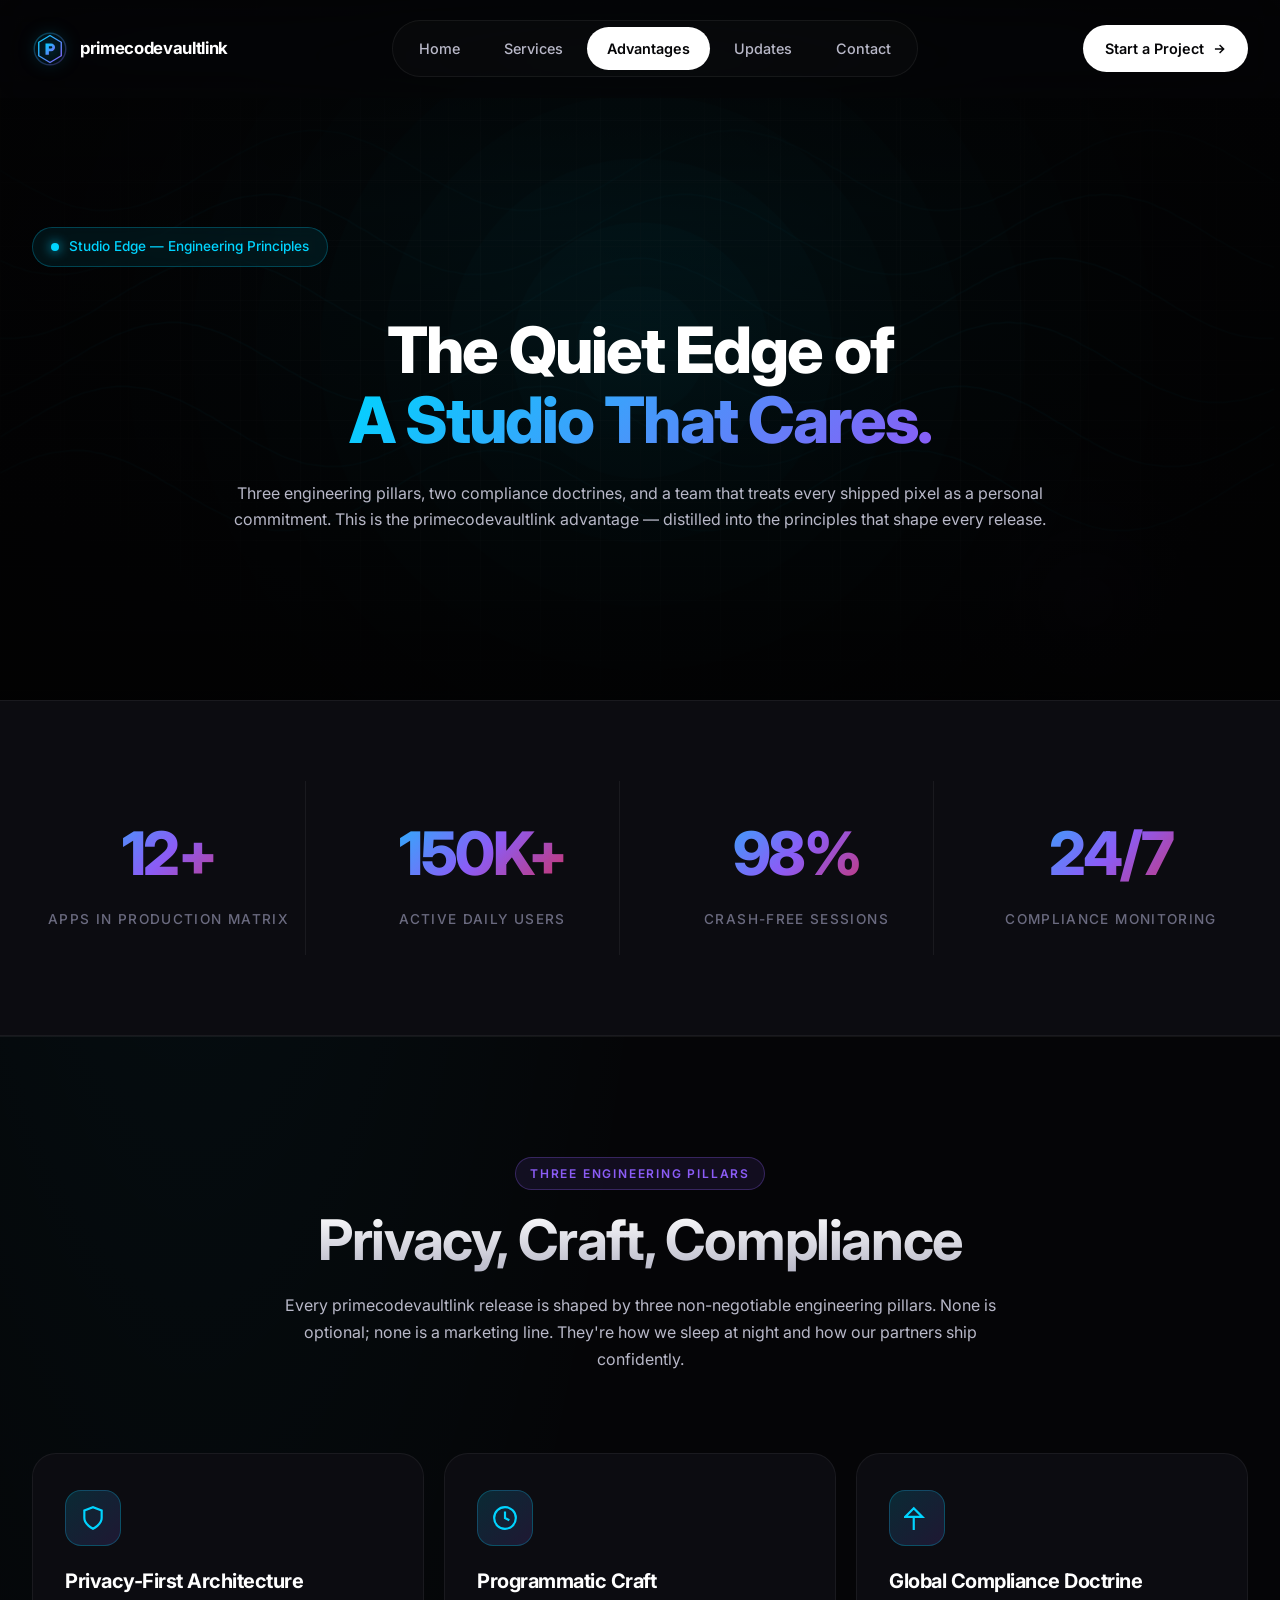
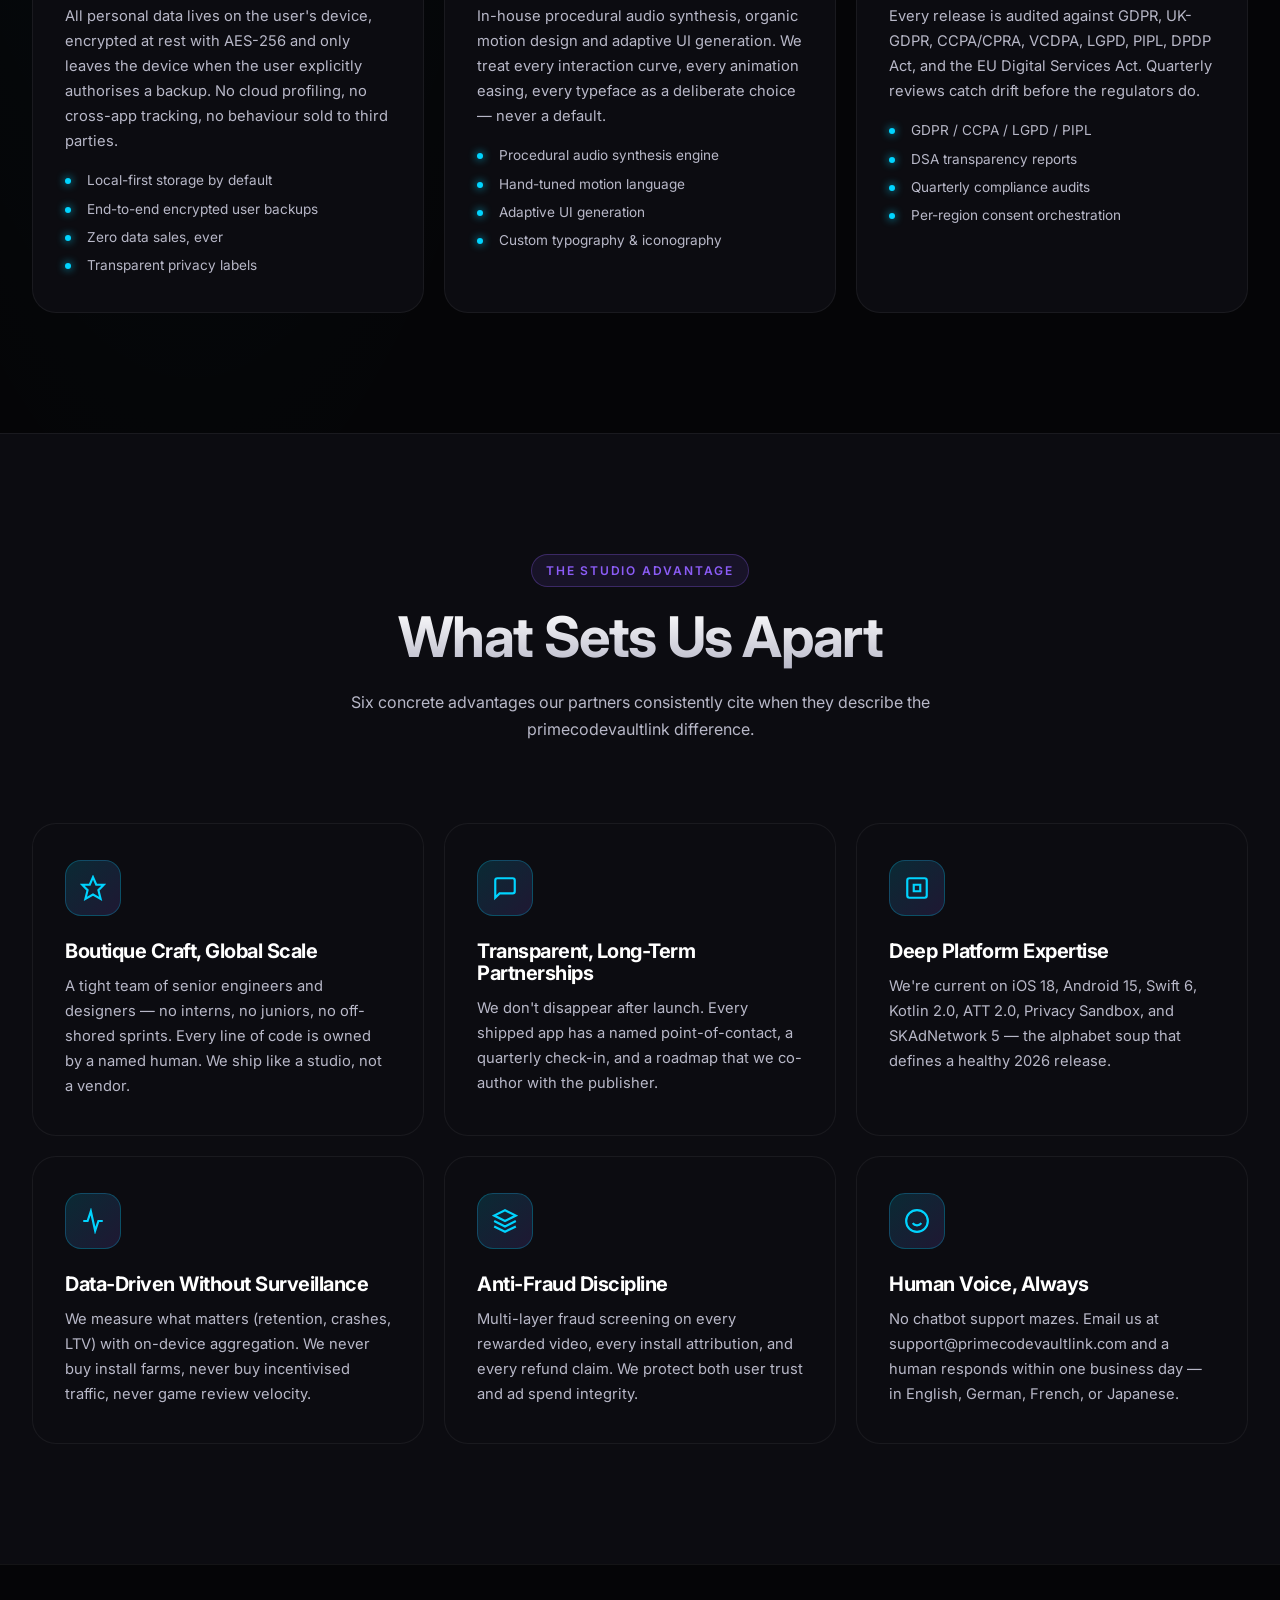
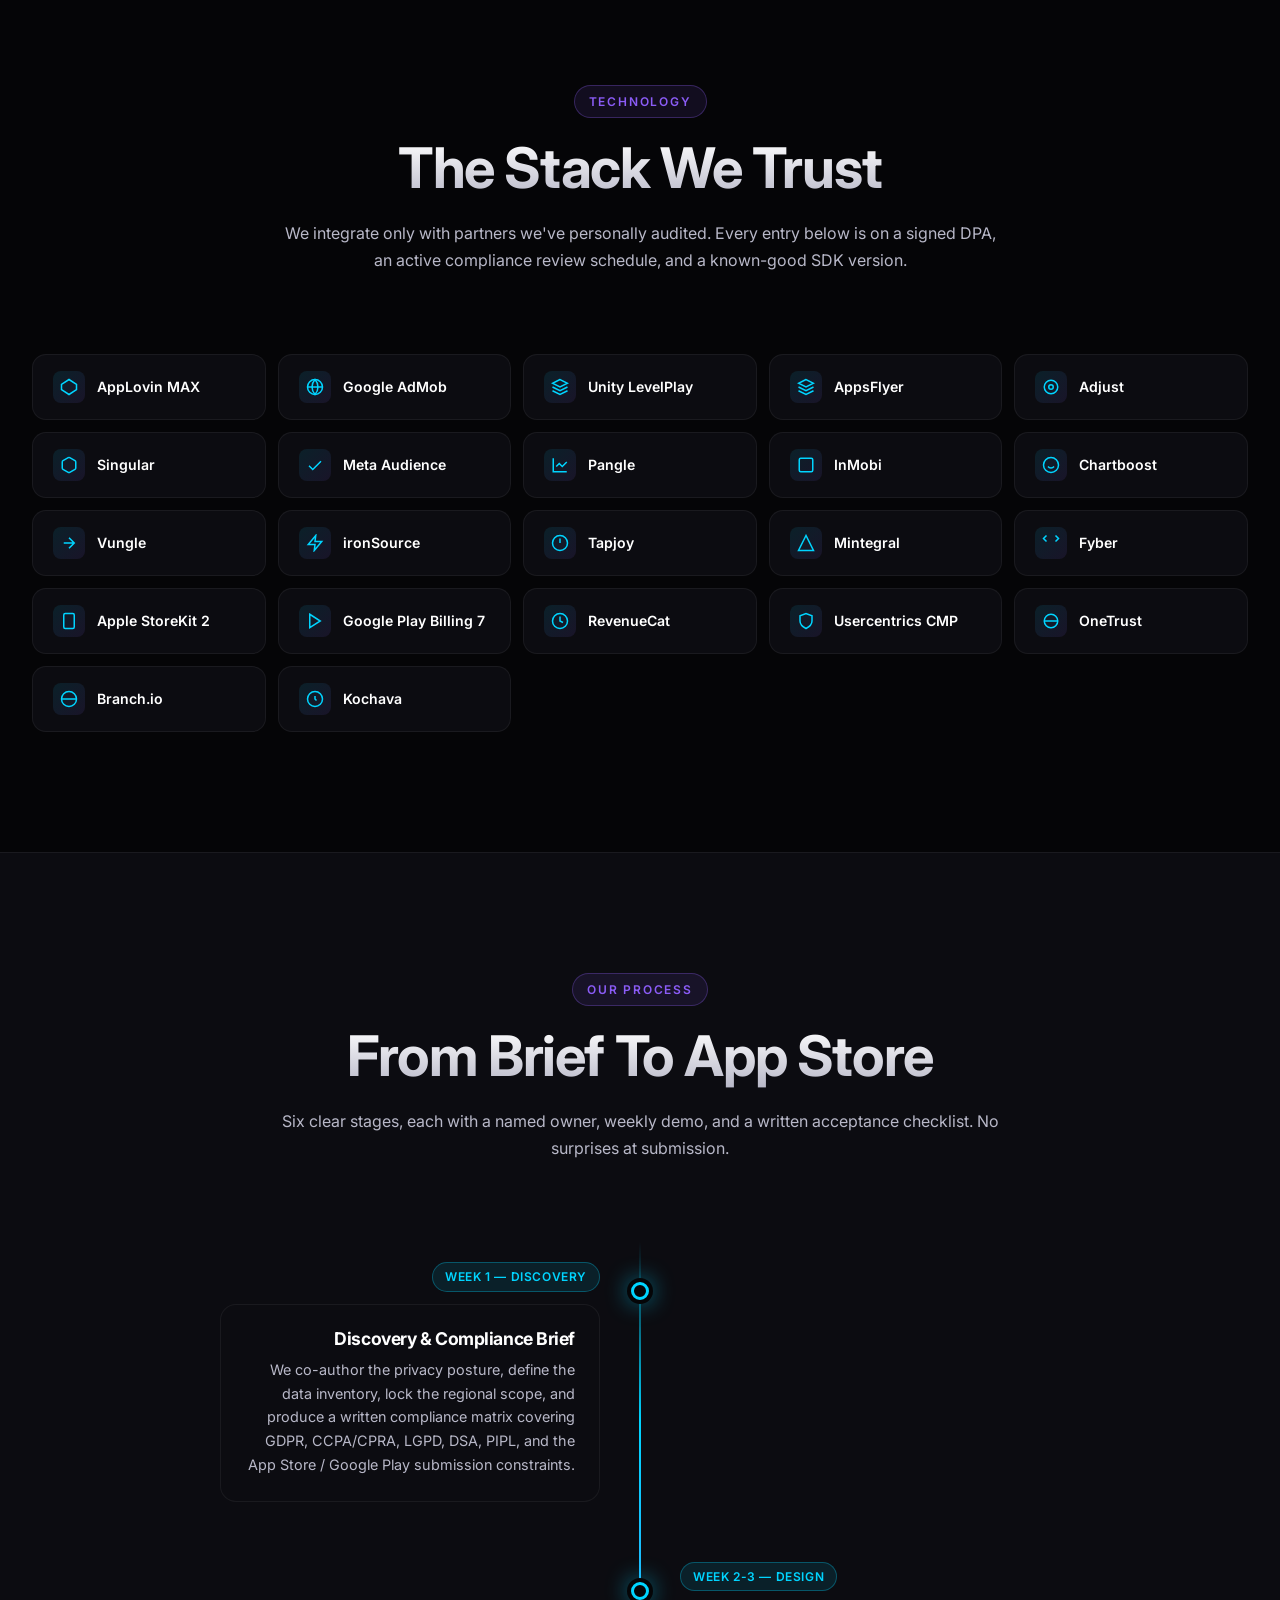
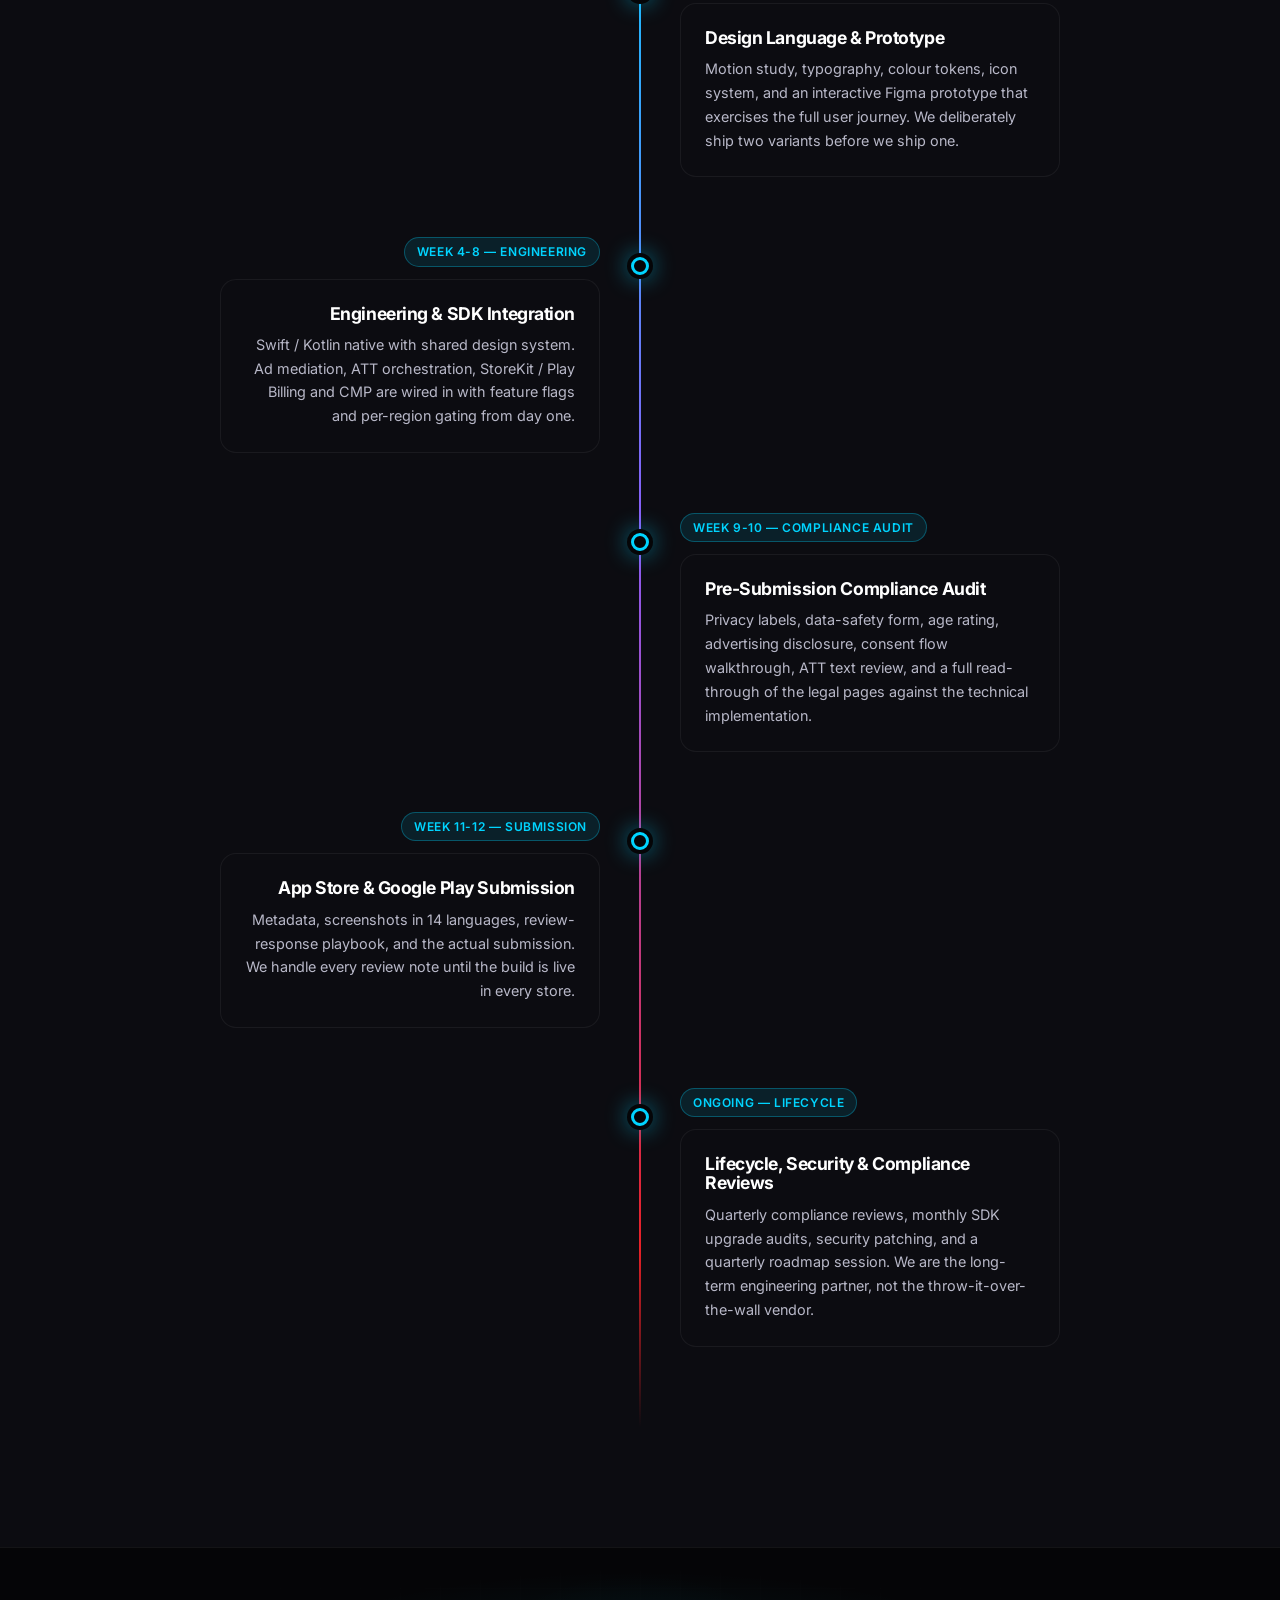
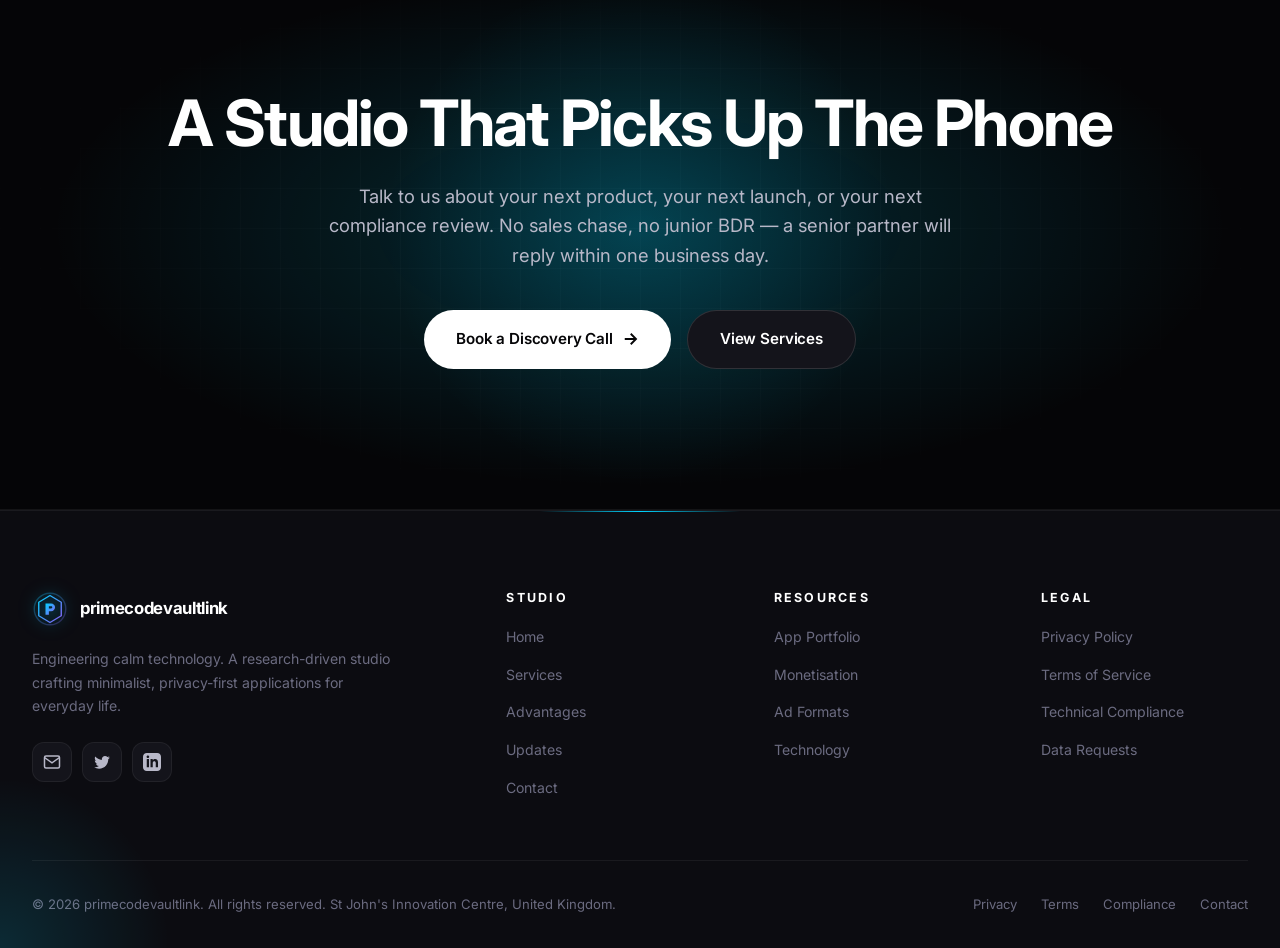
<file: advantages.html>
<!DOCTYPE html>
<html lang="en">
<head>
<meta charset="UTF-8">
<meta name="viewport" content="width=device-width, initial-scale=1.0">
<meta http-equiv="X-UA-Compatible" content="IE=edge">
<title>Advantages — The Studio Edge | primecodevaultlink</title>
<meta name="description" content="Why teams and publishers choose primecodevaultlink: privacy-first architecture, programmatic craft, multi-region compliance, ethical monetisation, and a team that treats engineering as craft.">
<meta name="keywords" content="primecodevaultlink advantages, privacy first architecture, local first apps, IAA IAP compliance, AppLovin MAX, Google AdMob integration, programmatic audio synthesis, mobile app studio Europe, GDPR CCPA compliance, SKAdNetwork ATT framework">
<meta name="author" content="primecodevaultlink">
<meta name="robots" content="index, follow, max-image-preview:large, max-snippet:-1">
<meta name="theme-color" content="#000000">
<link rel="canonical" href="https://primecodevaultlink.com/advantages.html">
<link rel="icon" type="image/svg+xml" href="images/favicon.svg">
<link rel="apple-touch-icon" href="images/favicon.svg">

<!-- Open Graph -->
<meta property="og:type" content="website">
<meta property="og:site_name" content="primecodevaultlink">
<meta property="og:title" content="Advantages — The Studio Edge">
<meta property="og:description" content="Privacy-first architecture. Programmatic craft. Human warmth.">
<meta property="og:url" content="https://primecodevaultlink.com/advantages.html">
<meta property="og:image" content="images/og-image.svg">
<meta property="og:locale" content="en_US">

<!-- Twitter -->
<meta name="twitter:card" content="summary_large_image">
<meta name="twitter:title" content="Advantages — The Studio Edge">
<meta name="twitter:description" content="Privacy-first architecture. Programmatic craft. Human warmth.">
<meta name="twitter:image" content="images/og-image.svg">

<!-- Preconnect & Fonts -->
<link rel="preconnect" href="https://fonts.googleapis.com">
<link rel="preconnect" href="https://fonts.gstatic.com" crossorigin>
<link href="https://fonts.googleapis.com/css2?family=Inter:wght@300;400;500;600;700;800;900&family=JetBrains+Mono:wght@400;500;600&display=swap" rel="stylesheet">

<!-- Stylesheets -->
<link rel="stylesheet" href="css/style.css">
<link rel="stylesheet" href="css/animations.css">
<link rel="stylesheet" href="css/responsive.css">

<!-- Structured Data -->
<script type="application/ld+json">
{
  "@context": "https://schema.org",
  "@type": "AboutPage",
  "name": "primecodevaultlink — Advantages",
  "url": "https://primecodevaultlink.com/advantages.html",
  "description": "The engineering, privacy and design edge of the primecodevaultlink studio.",
  "mainEntity": {
    "@type": "Organization",
    "name": "primecodevaultlink",
    "url": "https://primecodevaultlink.com"
  }
}
</script>
</head>
<body>

<!-- Loading Screen -->
<div class="loading-screen">
  <div class="loading-logo">
    <svg viewBox="0 0 64 64" fill="none">
      <defs>
        <linearGradient id="loadG" x1="0%" y1="0%" x2="100%" y2="100%">
          <stop offset="0%" stop-color="#00d4ff"/>
          <stop offset="50%" stop-color="#8b5cf6"/>
          <stop offset="100%" stop-color="#e82127"/>
        </linearGradient>
      </defs>
      <circle cx="32" cy="32" r="28" stroke="url(#loadG)" stroke-width="3" stroke-dasharray="40 130" stroke-linecap="round"/>
    </svg>
  </div>
</div>

<!-- Header -->
<header class="site-header">
  <div class="nav-container">
    <a href="index.html" class="logo">
      <svg viewBox="0 0 64 64" fill="none">
        <defs>
          <linearGradient id="lg1" x1="0%" y1="0%" x2="100%" y2="100%">
            <stop offset="0%" stop-color="#00d4ff"/>
            <stop offset="100%" stop-color="#8b5cf6"/>
          </linearGradient>
        </defs>
        <circle cx="32" cy="32" r="28" stroke="url(#lg1)" stroke-width="2.5" opacity="0.3"/>
        <path d="M32 8L52 20L52 44L32 56L12 44L12 20L32 8Z" stroke="url(#lg1)" stroke-width="2.5" stroke-linejoin="round"/>
        <path d="M24 22H34C38 22 41 25 41 29C41 33 38 36 34 36H30V42H24V22ZM30 27V31H34C35.5 31 36 30 36 29C36 28 35.5 27 34 27H30Z" fill="url(#lg1)"/>
      </svg>
      <span>primecodevaultlink</span>
    </a>
    <nav>
      <ul class="nav-menu">
        <li><a href="index.html">Home</a></li>
        <li><a href="services.html">Services</a></li>
        <li><a href="advantages.html">Advantages</a></li>
        <li><a href="updates.html">Updates</a></li>
        <li><a href="contact.html">Contact</a></li>
      </ul>
    </nav>
    <a href="contact.html" class="nav-cta magnetic">Start a Project <svg width="14" height="14" viewBox="0 0 24 24" fill="none" stroke="currentColor" stroke-width="2.5"><path d="M5 12h14M13 5l7 7-7 7"/></svg></a>
    <button class="mobile-toggle" aria-label="Toggle menu">
      <svg viewBox="0 0 24 24" fill="none" stroke="currentColor" stroke-width="2"><line x1="3" y1="6" x2="21" y2="6"/><line x1="3" y1="12" x2="21" y2="12"/><line x1="3" y1="18" x2="21" y2="18"/></svg>
    </button>
  </div>
</header>

<div class="mobile-overlay"></div>
<aside class="mobile-menu">
  <button class="mobile-menu-close" aria-label="Close menu">
    <svg width="28" height="28" viewBox="0 0 24 24" fill="none" stroke="currentColor" stroke-width="2"><line x1="18" y1="6" x2="6" y2="18"/><line x1="6" y1="6" x2="18" y2="18"/></svg>
  </button>
  <ul>
    <li><a href="index.html">Home</a></li>
    <li><a href="services.html">Services</a></li>
    <li><a href="advantages.html">Advantages</a></li>
    <li><a href="updates.html">Updates</a></li>
    <li><a href="contact.html">Contact</a></li>
    <li><a href="privacy-policy.html">Privacy Policy</a></li>
    <li><a href="terms-of-service.html">Terms of Service</a></li>
    <li><a href="technical-compliance.html">Technical Compliance</a></li>
  </ul>
</aside>

<!-- Hero -->
<section class="page-hero">
  <div class="hero-bg-grid" style="position: absolute; inset: 0;"></div>
  <div class="hero-particles" style="position: absolute; inset: 0;"></div>
  <img src="images/hero-advantages.png" alt="" style="position: absolute; inset: 0; width: 100%; height: 100%; object-fit: cover; opacity: 0.55;">
  <div style="position: absolute; inset: 0; background: linear-gradient(180deg, rgba(0,0,0,0.55) 0%, rgba(0,0,0,0.7) 100%);"></div>
  <div class="container" style="position: relative; z-index: 2;">
    <div class="hero-badge"><span class="hero-badge-dot"></span>Studio Edge — Engineering Principles</div>
    <h1 class="hero-title" style="font-size: clamp(2.5rem, 5vw, 4.5rem); margin-top: 20px;">
      The Quiet Edge of <br>
      <span class="hero-title-gradient animated-gradient">A Studio That Cares.</span>
    </h1>
    <p class="hero-subtitle">
      Three engineering pillars, two compliance doctrines, and a team that treats every shipped pixel as a personal commitment. This is the primecodevaultlink advantage — distilled into the principles that shape every release.
    </p>
  </div>
</section>

<!-- Why Us Stats -->
<section class="stats">
  <div class="container">
    <div class="stats-grid">
      <div class="stat-item reveal">
        <div class="stat-value" data-counter="12" data-suffix="+">0</div>
        <div class="stat-label">Apps in Production Matrix</div>
      </div>
      <div class="stat-item reveal reveal-delay-1">
        <div class="stat-value" data-counter="150" data-suffix="K+">0</div>
        <div class="stat-label">Active Daily Users</div>
      </div>
      <div class="stat-item reveal reveal-delay-2">
        <div class="stat-value" data-counter="98" data-suffix="%">0</div>
        <div class="stat-label">Crash-Free Sessions</div>
      </div>
      <div class="stat-item reveal reveal-delay-3">
        <div class="stat-value" data-counter="24" data-suffix="/7">0</div>
        <div class="stat-label">Compliance Monitoring</div>
      </div>
    </div>
  </div>
</section>

<!-- Three Pillars -->
<section>
  <div class="container">
    <div class="section-header reveal">
      <span class="section-tag">Three Engineering Pillars</span>
      <h2 class="section-title">Privacy, Craft, Compliance</h2>
      <p class="section-subtitle">
        Every primecodevaultlink release is shaped by three non-negotiable engineering pillars. None is optional; none is a marketing line. They're how we sleep at night and how our partners ship confidently.
      </p>
    </div>

    <div class="features-grid stagger">
      <div class="feature-card tilt-card">
        <div class="feature-icon"><svg viewBox="0 0 24 24" fill="none" stroke="currentColor" stroke-width="2"><path d="M12 22s8-4 8-10V5l-8-3-8 3v7c0 6 8 10 8 10z"/></svg></div>
        <h3 class="feature-title">Privacy-First Architecture</h3>
        <p class="feature-desc">All personal data lives on the user's device, encrypted at rest with AES-256 and only leaves the device when the user explicitly authorises a backup. No cloud profiling, no cross-app tracking, no behaviour sold to third parties.</p>
        <ul class="app-features-list" style="margin-top: 16px;">
          <li>Local-first storage by default</li>
          <li>End-to-end encrypted user backups</li>
          <li>Zero data sales, ever</li>
          <li>Transparent privacy labels</li>
        </ul>
      </div>

      <div class="feature-card tilt-card">
        <div class="feature-icon"><svg viewBox="0 0 24 24" fill="none" stroke="currentColor" stroke-width="2"><circle cx="12" cy="12" r="10"/><path d="M12 6v6l4 2"/></svg></div>
        <h3 class="feature-title">Programmatic Craft</h3>
        <p class="feature-desc">In-house procedural audio synthesis, organic motion design and adaptive UI generation. We treat every interaction curve, every animation easing, every typeface as a deliberate choice — never a default.</p>
        <ul class="app-features-list" style="margin-top: 16px;">
          <li>Procedural audio synthesis engine</li>
          <li>Hand-tuned motion language</li>
          <li>Adaptive UI generation</li>
          <li>Custom typography &amp; iconography</li>
        </ul>
      </div>

      <div class="feature-card tilt-card">
        <div class="feature-icon"><svg viewBox="0 0 24 24" fill="none" stroke="currentColor" stroke-width="2"><path d="M9 11H1l8-8 8 8h-8m0 0v12"/></svg></div>
        <h3 class="feature-title">Global Compliance Doctrine</h3>
        <p class="feature-desc">Every release is audited against GDPR, UK-GDPR, CCPA/CPRA, VCDPA, LGPD, PIPL, DPDP Act, and the EU Digital Services Act. Quarterly reviews catch drift before the regulators do.</p>
        <ul class="app-features-list" style="margin-top: 16px;">
          <li>GDPR / CCPA / LGPD / PIPL</li>
          <li>DSA transparency reports</li>
          <li>Quarterly compliance audits</li>
          <li>Per-region consent orchestration</li>
        </ul>
      </div>
    </div>
  </div>
</section>

<!-- Detailed Advantages -->
<section style="background: var(--bg-secondary);">
  <div class="container">
    <div class="section-header reveal">
      <span class="section-tag">The Studio Advantage</span>
      <h2 class="section-title">What Sets Us Apart</h2>
      <p class="section-subtitle">
        Six concrete advantages our partners consistently cite when they describe the primecodevaultlink difference.
      </p>
    </div>

    <div class="features-grid stagger">
      <div class="feature-card">
        <div class="feature-icon"><svg viewBox="0 0 24 24" fill="none" stroke="currentColor" stroke-width="2"><polygon points="12 2 15 9 22 9 17 14 19 22 12 18 5 22 7 14 2 9 9 9 12 2"/></svg></div>
        <h3 class="feature-title">Boutique Craft, Global Scale</h3>
        <p class="feature-desc">A tight team of senior engineers and designers — no interns, no juniors, no off-shored sprints. Every line of code is owned by a named human. We ship like a studio, not a vendor.</p>
      </div>

      <div class="feature-card">
        <div class="feature-icon"><svg viewBox="0 0 24 24" fill="none" stroke="currentColor" stroke-width="2"><path d="M21 15a2 2 0 0 1-2 2H7l-4 4V5a2 2 0 0 1 2-2h14a2 2 0 0 1 2 2z"/></svg></div>
        <h3 class="feature-title">Transparent, Long-Term Partnerships</h3>
        <p class="feature-desc">We don't disappear after launch. Every shipped app has a named point-of-contact, a quarterly check-in, and a roadmap that we co-author with the publisher.</p>
      </div>

      <div class="feature-card">
        <div class="feature-icon"><svg viewBox="0 0 24 24" fill="none" stroke="currentColor" stroke-width="2"><rect x="3" y="3" width="18" height="18" rx="2"/><path d="M9 9h6v6H9z"/></svg></div>
        <h3 class="feature-title">Deep Platform Expertise</h3>
        <p class="feature-desc">We're current on iOS 18, Android 15, Swift 6, Kotlin 2.0, ATT 2.0, Privacy Sandbox, and SKAdNetwork 5 — the alphabet soup that defines a healthy 2026 release.</p>
      </div>

      <div class="feature-card">
        <div class="feature-icon"><svg viewBox="0 0 24 24" fill="none" stroke="currentColor" stroke-width="2"><path d="M3 12h4l3-9 4 18 3-9h4"/></svg></div>
        <h3 class="feature-title">Data-Driven Without Surveillance</h3>
        <p class="feature-desc">We measure what matters (retention, crashes, LTV) with on-device aggregation. We never buy install farms, never buy incentivised traffic, never game review velocity.</p>
      </div>

      <div class="feature-card">
        <div class="feature-icon"><svg viewBox="0 0 24 24" fill="none" stroke="currentColor" stroke-width="2"><path d="M12 2L2 7l10 5 10-5-10-5z"/><path d="M2 17l10 5 10-5M2 12l10 5 10-5"/></svg></div>
        <h3 class="feature-title">Anti-Fraud Discipline</h3>
        <p class="feature-desc">Multi-layer fraud screening on every rewarded video, every install attribution, and every refund claim. We protect both user trust and ad spend integrity.</p>
      </div>

      <div class="feature-card">
        <div class="feature-icon"><svg viewBox="0 0 24 24" fill="none" stroke="currentColor" stroke-width="2"><circle cx="12" cy="12" r="10"/><path d="M8 14s1.5 2 4 2 4-2 4-2"/><line x1="9" y1="9" x2="9.01" y2="9"/><line x1="15" y1="9" x2="15.01" y2="9"/></svg></div>
        <h3 class="feature-title">Human Voice, Always</h3>
        <p class="feature-desc">No chatbot support mazes. Email us at <a href="mailto:support@primecodevaultlink.com">support@primecodevaultlink.com</a> and a human responds within one business day — in English, German, French, or Japanese.</p>
      </div>
    </div>
  </div>
</section>

<!-- Technology Stack Section -->
<section id="tech">
  <div class="container">
    <div class="section-header reveal">
      <span class="section-tag">Technology</span>
      <h2 class="section-title">The Stack We Trust</h2>
      <p class="section-subtitle">
        We integrate only with partners we've personally audited. Every entry below is on a signed DPA, an active compliance review schedule, and a known-good SDK version.
      </p>
    </div>

    <div class="tech-cloud stagger">
      <div class="tech-chip"><div class="tech-chip-icon"><svg viewBox="0 0 24 24" fill="none" stroke="currentColor" stroke-width="2"><polygon points="12 2 22 8.5 22 15.5 12 22 2 15.5 2 8.5 12 2"/></svg></div><span class="tech-chip-name">AppLovin MAX</span></div>
      <div class="tech-chip"><div class="tech-chip-icon"><svg viewBox="0 0 24 24" fill="none" stroke="currentColor" stroke-width="2"><circle cx="12" cy="12" r="10"/><path d="M2 12h20M12 2a15.3 15.3 0 0 1 4 10 15.3 15.3 0 0 1-4 10 15.3 15.3 0 0 1-4-10 15.3 15.3 0 0 1 4-10z"/></svg></div><span class="tech-chip-name">Google AdMob</span></div>
      <div class="tech-chip"><div class="tech-chip-icon"><svg viewBox="0 0 24 24" fill="none" stroke="currentColor" stroke-width="2"><polygon points="12 2 2 7 12 12 22 7 12 2"/><polyline points="2 17 12 22 22 17"/><polyline points="2 12 12 17 22 12"/></svg></div><span class="tech-chip-name">Unity LevelPlay</span></div>
      <div class="tech-chip"><div class="tech-chip-icon"><svg viewBox="0 0 24 24" fill="none" stroke="currentColor" stroke-width="2"><path d="M12 2L2 7l10 5 10-5-10-5z"/><path d="M2 17l10 5 10-5M2 12l10 5 10-5"/></svg></div><span class="tech-chip-name">AppsFlyer</span></div>
      <div class="tech-chip"><div class="tech-chip-icon"><svg viewBox="0 0 24 24" fill="none" stroke="currentColor" stroke-width="2"><circle cx="12" cy="12" r="3"/><circle cx="12" cy="12" r="9"/></svg></div><span class="tech-chip-name">Adjust</span></div>
      <div class="tech-chip"><div class="tech-chip-icon"><svg viewBox="0 0 24 24" fill="none" stroke="currentColor" stroke-width="2"><path d="M21 16V8a2 2 0 0 0-1-1.73l-7-4a2 2 0 0 0-2 0l-7 4A2 2 0 0 0 3 8v8a2 2 0 0 0 1 1.73l7 4a2 2 0 0 0 2 0l7-4A2 2 0 0 0 21 16z"/></svg></div><span class="tech-chip-name">Singular</span></div>
      <div class="tech-chip"><div class="tech-chip-icon"><svg viewBox="0 0 24 24" fill="none" stroke="currentColor" stroke-width="2"><path d="M20 7L9 18l-5-5"/></svg></div><span class="tech-chip-name">Meta Audience</span></div>
      <div class="tech-chip"><div class="tech-chip-icon"><svg viewBox="0 0 24 24" fill="none" stroke="currentColor" stroke-width="2"><path d="M3 3v18h18"/><path d="M7 14l4-4 4 4 6-6"/></svg></div><span class="tech-chip-name">Pangle</span></div>
      <div class="tech-chip"><div class="tech-chip-icon"><svg viewBox="0 0 24 24" fill="none" stroke="currentColor" stroke-width="2"><rect x="3" y="3" width="18" height="18" rx="2"/></svg></div><span class="tech-chip-name">InMobi</span></div>
      <div class="tech-chip"><div class="tech-chip-icon"><svg viewBox="0 0 24 24" fill="none" stroke="currentColor" stroke-width="2"><circle cx="12" cy="12" r="10"/><path d="M8 14s1.5 2 4 2 4-2 4-2"/></svg></div><span class="tech-chip-name">Chartboost</span></div>
      <div class="tech-chip"><div class="tech-chip-icon"><svg viewBox="0 0 24 24" fill="none" stroke="currentColor" stroke-width="2"><path d="M5 12h14M12 5l7 7-7 7"/></svg></div><span class="tech-chip-name">Vungle</span></div>
      <div class="tech-chip"><div class="tech-chip-icon"><svg viewBox="0 0 24 24" fill="none" stroke="currentColor" stroke-width="2"><polygon points="13 2 3 14 12 14 11 22 21 10 12 10 13 2"/></svg></div><span class="tech-chip-name">ironSource</span></div>
      <div class="tech-chip"><div class="tech-chip-icon"><svg viewBox="0 0 24 24" fill="none" stroke="currentColor" stroke-width="2"><circle cx="12" cy="12" r="10"/><path d="M12 6v6"/></svg></div><span class="tech-chip-name">Tapjoy</span></div>
      <div class="tech-chip"><div class="tech-chip-icon"><svg viewBox="0 0 24 24" fill="none" stroke="currentColor" stroke-width="2"><polygon points="12 2 2 22 22 22 12 2"/></svg></div><span class="tech-chip-name">Mintegral</span></div>
      <div class="tech-chip"><div class="tech-chip-icon"><svg viewBox="0 0 24 24" fill="none" stroke="currentColor" stroke-width="2"><path d="M6 2L2 6l4 4M18 2l4 4-4 4"/></svg></div><span class="tech-chip-name">Fyber</span></div>
      <div class="tech-chip"><div class="tech-chip-icon"><svg viewBox="0 0 24 24" fill="none" stroke="currentColor" stroke-width="2"><rect x="5" y="2" width="14" height="20" rx="2"/></svg></div><span class="tech-chip-name">Apple StoreKit 2</span></div>
      <div class="tech-chip"><div class="tech-chip-icon"><svg viewBox="0 0 24 24" fill="none" stroke="currentColor" stroke-width="2"><polygon points="5 3 19 12 5 21 5 3"/></svg></div><span class="tech-chip-name">Google Play Billing 7</span></div>
      <div class="tech-chip"><div class="tech-chip-icon"><svg viewBox="0 0 24 24" fill="none" stroke="currentColor" stroke-width="2"><circle cx="12" cy="12" r="10"/><path d="M12 6v6l4 2"/></svg></div><span class="tech-chip-name">RevenueCat</span></div>
      <div class="tech-chip"><div class="tech-chip-icon"><svg viewBox="0 0 24 24" fill="none" stroke="currentColor" stroke-width="2"><path d="M12 22s8-4 8-10V5l-8-3-8 3v7c0 6 8 10 8 10z"/></svg></div><span class="tech-chip-name">Usercentrics CMP</span></div>
      <div class="tech-chip"><div class="tech-chip-icon"><svg viewBox="0 0 24 24" fill="none" stroke="currentColor" stroke-width="2"><circle cx="12" cy="12" r="9"/><path d="M3 12h18"/></svg></div><span class="tech-chip-name">OneTrust</span></div>
      <div class="tech-chip"><div class="tech-chip-icon"><svg viewBox="0 0 24 24" fill="none" stroke="currentColor" stroke-width="2"><circle cx="12" cy="12" r="10"/><path d="M2 12h20"/></svg></div><span class="tech-chip-name">Branch.io</span></div>
      <div class="tech-chip"><div class="tech-chip-icon"><svg viewBox="0 0 24 24" fill="none" stroke="currentColor" stroke-width="2"><circle cx="12" cy="12" r="10"/><path d="M12 8v4l2 2"/></svg></div><span class="tech-chip-name">Kochava</span></div>
    </div>
  </div>
</section>

<!-- Process Timeline -->
<section style="background: var(--bg-secondary);">
  <div class="container">
    <div class="section-header reveal">
      <span class="section-tag">Our Process</span>
      <h2 class="section-title">From Brief To App Store</h2>
      <p class="section-subtitle">
        Six clear stages, each with a named owner, weekly demo, and a written acceptance checklist. No surprises at submission.
      </p>
    </div>

    <div class="timeline stagger">
      <div class="timeline-item">
        <div class="timeline-dot"></div>
        <div class="timeline-date">Week 1 — Discovery</div>
        <div class="timeline-content">
          <h3>Discovery &amp; Compliance Brief</h3>
          <p>We co-author the privacy posture, define the data inventory, lock the regional scope, and produce a written compliance matrix covering GDPR, CCPA/CPRA, LGPD, DSA, PIPL, and the App Store / Google Play submission constraints.</p>
        </div>
      </div>
      <div class="timeline-item">
        <div class="timeline-dot"></div>
        <div class="timeline-date">Week 2-3 — Design</div>
        <div class="timeline-content">
          <h3>Design Language &amp; Prototype</h3>
          <p>Motion study, typography, colour tokens, icon system, and an interactive Figma prototype that exercises the full user journey. We deliberately ship two variants before we ship one.</p>
        </div>
      </div>
      <div class="timeline-item">
        <div class="timeline-dot"></div>
        <div class="timeline-date">Week 4-8 — Engineering</div>
        <div class="timeline-content">
          <h3>Engineering &amp; SDK Integration</h3>
          <p>Swift / Kotlin native with shared design system. Ad mediation, ATT orchestration, StoreKit / Play Billing and CMP are wired in with feature flags and per-region gating from day one.</p>
        </div>
      </div>
      <div class="timeline-item">
        <div class="timeline-dot"></div>
        <div class="timeline-date">Week 9-10 — Compliance Audit</div>
        <div class="timeline-content">
          <h3>Pre-Submission Compliance Audit</h3>
          <p>Privacy labels, data-safety form, age rating, advertising disclosure, consent flow walkthrough, ATT text review, and a full read-through of the legal pages against the technical implementation.</p>
        </div>
      </div>
      <div class="timeline-item">
        <div class="timeline-dot"></div>
        <div class="timeline-date">Week 11-12 — Submission</div>
        <div class="timeline-content">
          <h3>App Store &amp; Google Play Submission</h3>
          <p>Metadata, screenshots in 14 languages, review-response playbook, and the actual submission. We handle every review note until the build is live in every store.</p>
        </div>
      </div>
      <div class="timeline-item">
        <div class="timeline-dot"></div>
        <div class="timeline-date">Ongoing — Lifecycle</div>
        <div class="timeline-content">
          <h3>Lifecycle, Security &amp; Compliance Reviews</h3>
          <p>Quarterly compliance reviews, monthly SDK upgrade audits, security patching, and a quarterly roadmap session. We are the long-term engineering partner, not the throw-it-over-the-wall vendor.</p>
        </div>
      </div>
    </div>
  </div>
</section>

<!-- CTA -->
<section class="cta-section">
  <div class="container">
    <h2 class="cta-title reveal">A Studio That Picks Up The Phone</h2>
    <p class="cta-subtitle reveal reveal-delay-1">
      Talk to us about your next product, your next launch, or your next compliance review. No sales chase, no junior BDR — a senior partner will reply within one business day.
    </p>
    <div class="cta-actions reveal reveal-delay-2">
      <a href="contact.html" class="btn btn-primary magnetic">
        Book a Discovery Call
        <svg viewBox="0 0 24 24" fill="none" stroke="currentColor" stroke-width="2.5"><path d="M5 12h14M13 5l7 7-7 7"/></svg>
      </a>
      <a href="services.html" class="btn btn-secondary magnetic">View Services</a>
    </div>
  </div>
</section>

<!-- Footer -->
<footer class="site-footer">
  <div class="container">
    <div class="footer-grid">
      <div class="footer-brand">
        <a href="index.html" class="logo">
          <svg viewBox="0 0 64 64" fill="none">
            <defs><linearGradient id="lg2" x1="0%" y1="0%" x2="100%" y2="100%"><stop offset="0%" stop-color="#00d4ff"/><stop offset="100%" stop-color="#8b5cf6"/></linearGradient></defs>
            <circle cx="32" cy="32" r="28" stroke="url(#lg2)" stroke-width="2.5" opacity="0.3"/>
            <path d="M32 8L52 20L52 44L32 56L12 44L12 20L32 8Z" stroke="url(#lg2)" stroke-width="2.5" stroke-linejoin="round"/>
            <path d="M24 22H34C38 22 41 25 41 29C41 33 38 36 34 36H30V42H24V22ZM30 27V31H34C35.5 31 36 30 36 29C36 28 35.5 27 34 27H30Z" fill="url(#lg2)"/>
          </svg>
          <span>primecodevaultlink</span>
        </a>
        <p>Engineering calm technology. A research-driven studio crafting minimalist, privacy-first applications for everyday life.</p>
        <div class="footer-social">
          <a href="contact.html" aria-label="Email"><svg viewBox="0 0 24 24" fill="none" stroke="currentColor" stroke-width="2"><path d="M4 4h16c1.1 0 2 .9 2 2v12c0 1.1-.9 2-2 2H4c-1.1 0-2-.9-2-2V6c0-1.1.9-2 2-2z"/><polyline points="22,6 12,13 2,6"/></svg></a>
          <a href="#" aria-label="Twitter"><svg viewBox="0 0 24 24" fill="currentColor"><path d="M22.46 6c-.77.35-1.6.58-2.46.69.88-.53 1.56-1.37 1.88-2.38-.83.5-1.75.85-2.72 1.05C18.37 4.5 17.26 4 16 4c-2.35 0-4.27 1.92-4.27 4.29 0 .34.04.67.11.98C8.28 9.09 5.11 7.38 3 4.79c-.37.63-.58 1.37-.58 2.15 0 1.49.75 2.81 1.91 3.56-.71 0-1.37-.2-1.95-.5v.03c0 2.08 1.48 3.82 3.44 4.21a4.22 4.22 0 0 1-1.93.07 4.28 4.28 0 0 0 4 2.98 8.521 8.521 0 0 1-5.33 1.84c-.34 0-.68-.02-1.02-.06C3.44 20.29 5.7 21 8.12 21 16 21 20.33 14.46 20.33 8.79c0-.19 0-.37-.01-.56.84-.6 1.56-1.36 2.14-2.23z"/></svg></a>
          <a href="#" aria-label="LinkedIn"><svg viewBox="0 0 24 24" fill="currentColor"><path d="M19 0h-14c-2.761 0-5 2.239-5 5v14c0 2.761 2.239 5 5 5h14c2.762 0 5-2.239 5-5v-14c0-2.761-2.238-5-5-5zm-11 19h-3v-11h3v11zm-1.5-12.268c-.966 0-1.75-.79-1.75-1.764s.784-1.764 1.75-1.764 1.75.79 1.75 1.764-.783 1.764-1.75 1.764zm13.5 12.268h-3v-5.604c0-3.368-4-3.113-4 0v5.604h-3v-11h3v1.765c1.396-2.586 7-2.777 7 2.476v6.759z"/></svg></a>
        </div>
      </div>
      <div class="footer-column">
        <h5>Studio</h5>
        <ul><li><a href="index.html">Home</a></li><li><a href="services.html">Services</a></li><li><a href="advantages.html">Advantages</a></li><li><a href="updates.html">Updates</a></li><li><a href="contact.html">Contact</a></li></ul>
      </div>
      <div class="footer-column">
        <h5>Resources</h5>
        <ul><li><a href="services.html#apps">App Portfolio</a></li><li><a href="services.html#monetization">Monetisation</a></li><li><a href="services.html#ad-types">Ad Formats</a></li><li><a href="advantages.html#tech">Technology</a></li></ul>
      </div>
      <div class="footer-column">
        <h5>Legal</h5>
        <ul><li><a href="privacy-policy.html">Privacy Policy</a></li><li><a href="terms-of-service.html">Terms of Service</a></li><li><a href="technical-compliance.html">Technical Compliance</a></li><li><a href="contact.html#contact">Data Requests</a></li></ul>
      </div>
    </div>
    <div class="footer-bottom">
      <p class="footer-copyright">© 2026 primecodevaultlink. All rights reserved. St John's Innovation Centre, United Kingdom.</p>
      <div class="footer-legal"><a href="privacy-policy.html">Privacy</a><a href="terms-of-service.html">Terms</a><a href="technical-compliance.html">Compliance</a><a href="contact.html">Contact</a></div>
    </div>
  </div>
</footer>

<script src="js/main.js"></script>
<script src="js/animations.js"></script>
<script src="js/nav.js"></script>
</body>
</html>
</file>
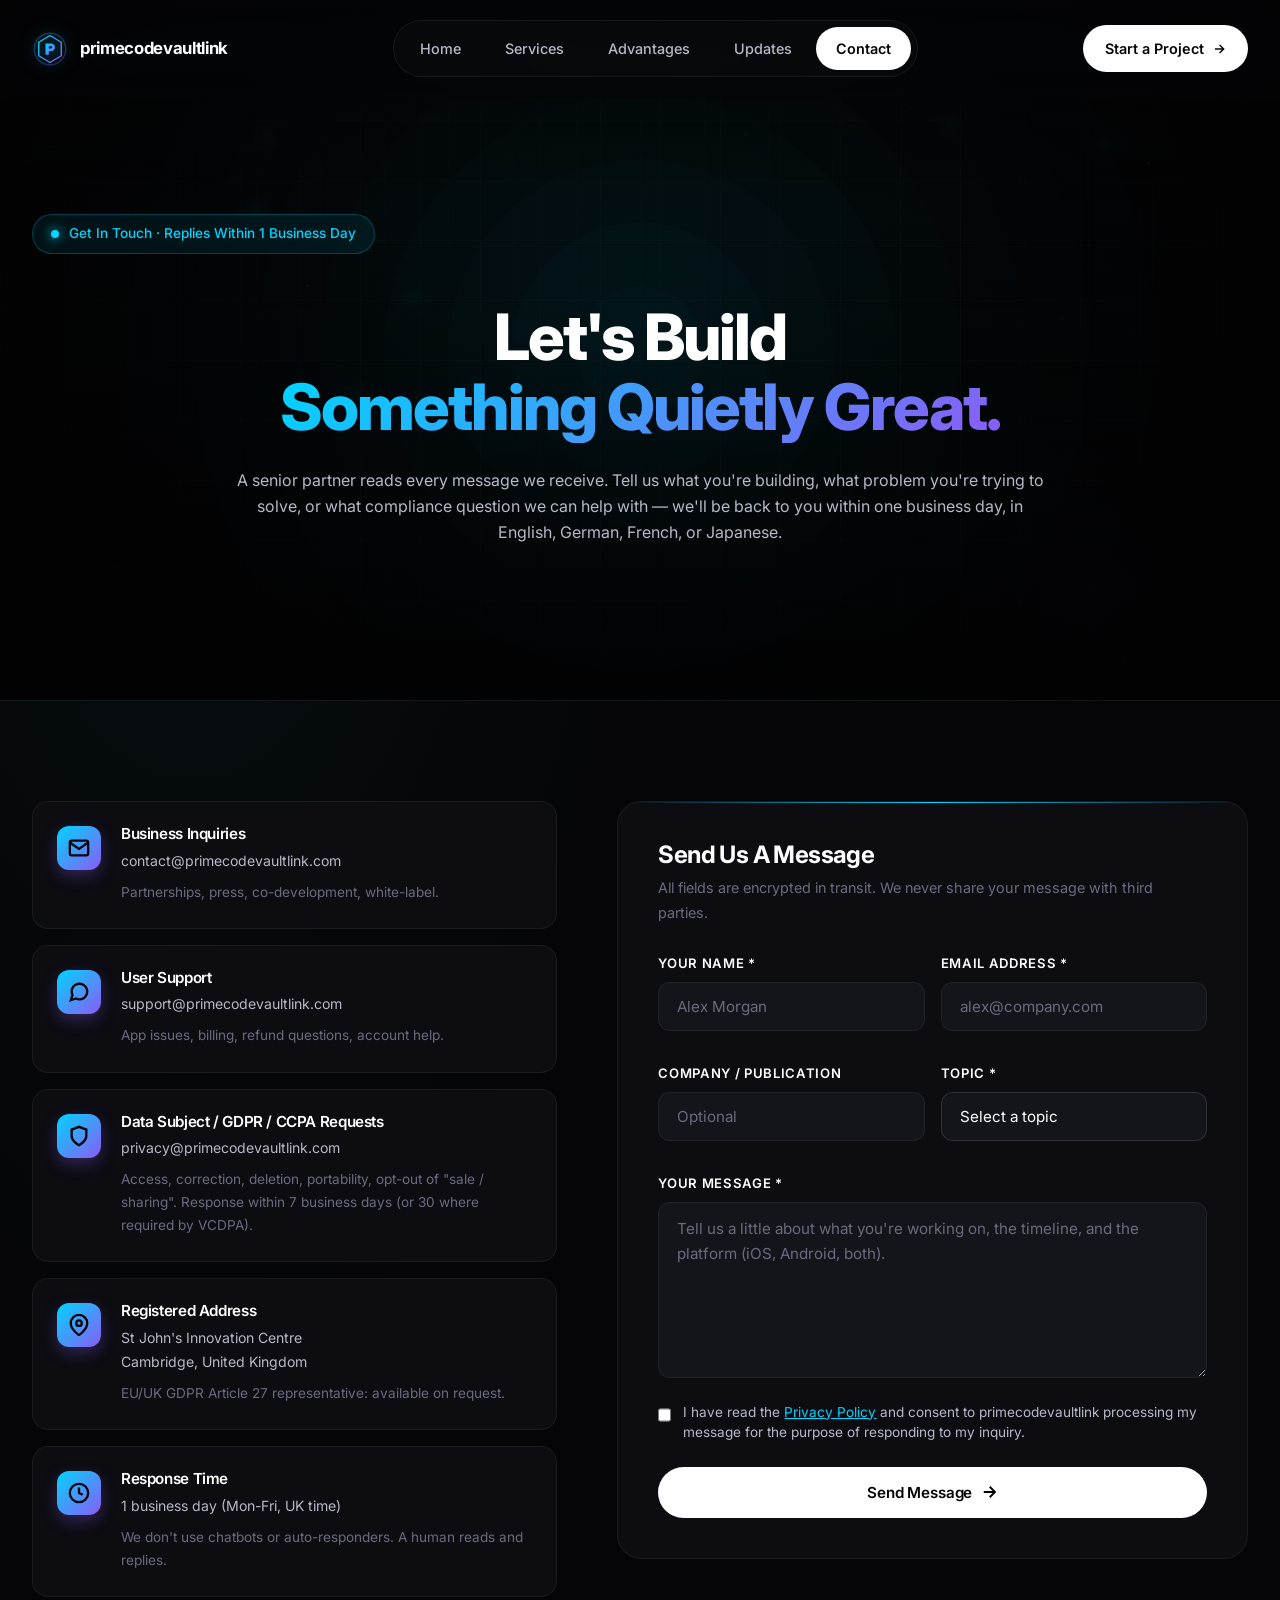
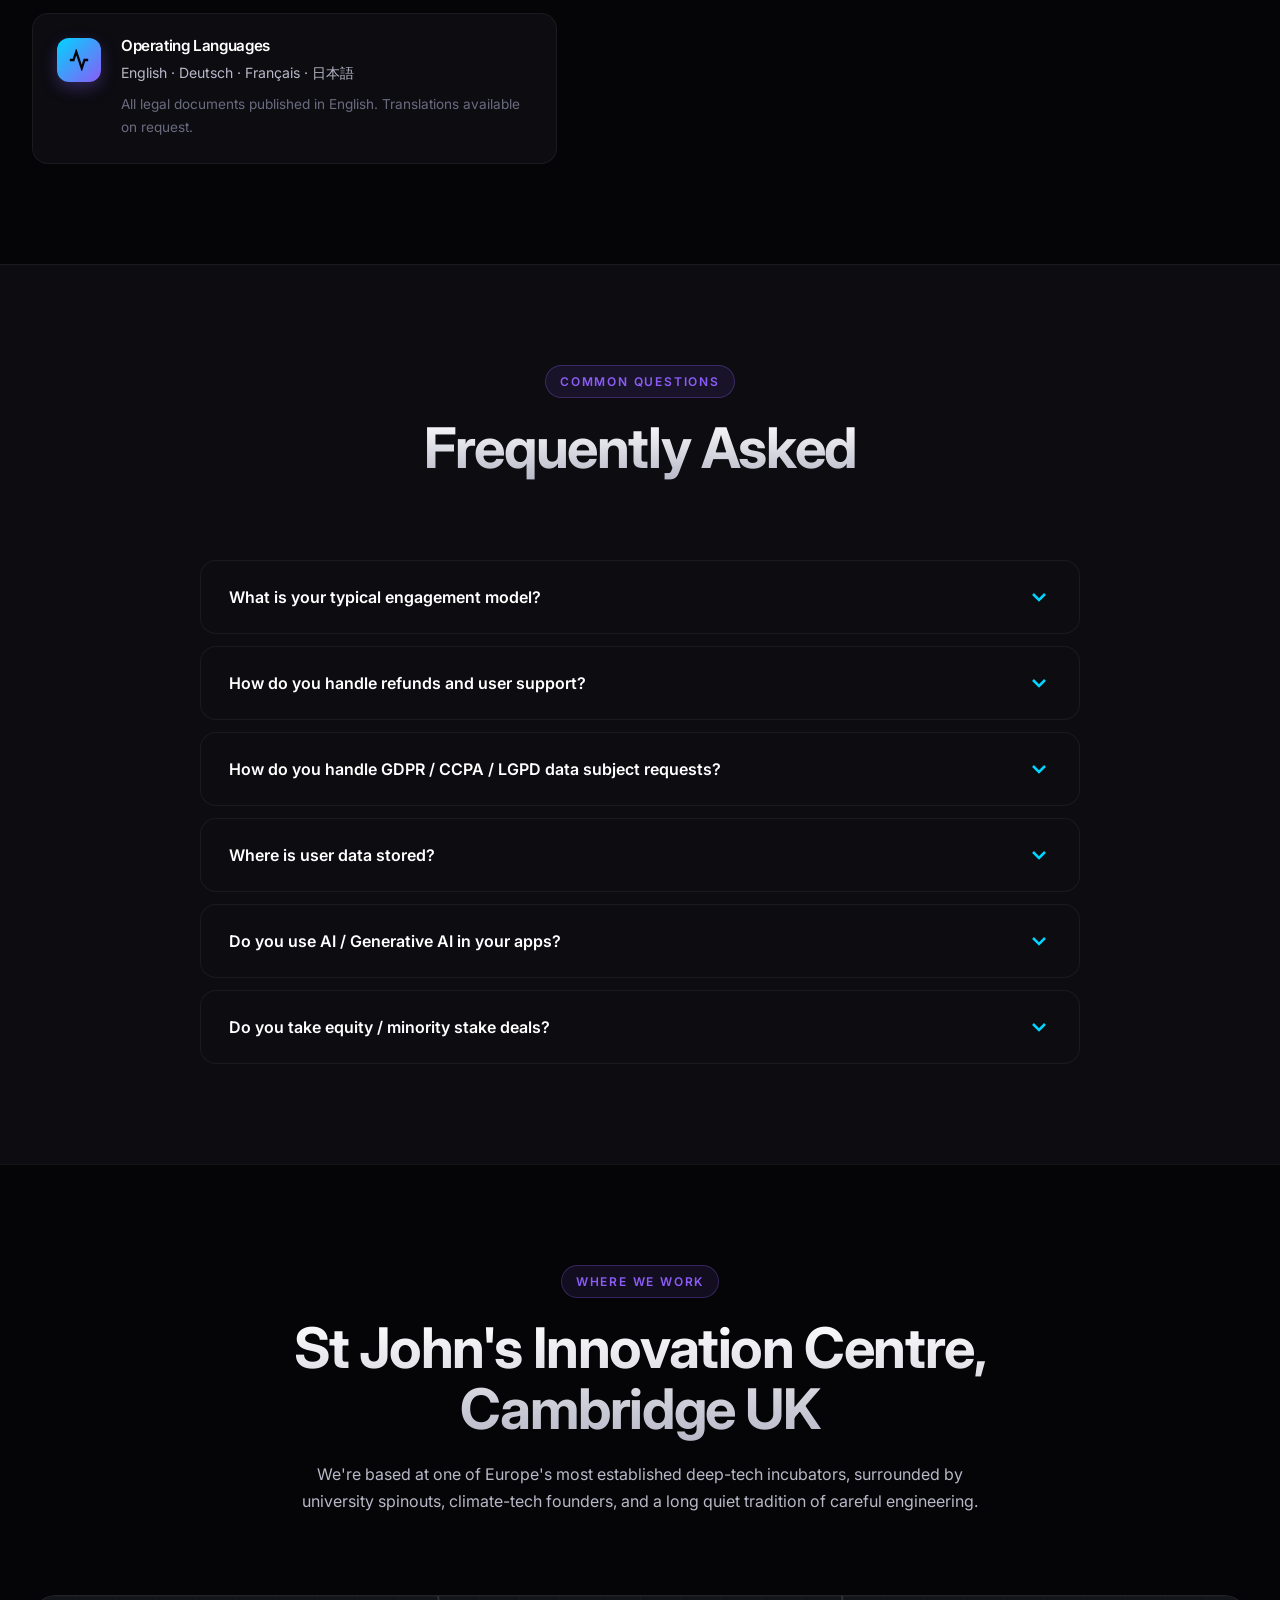
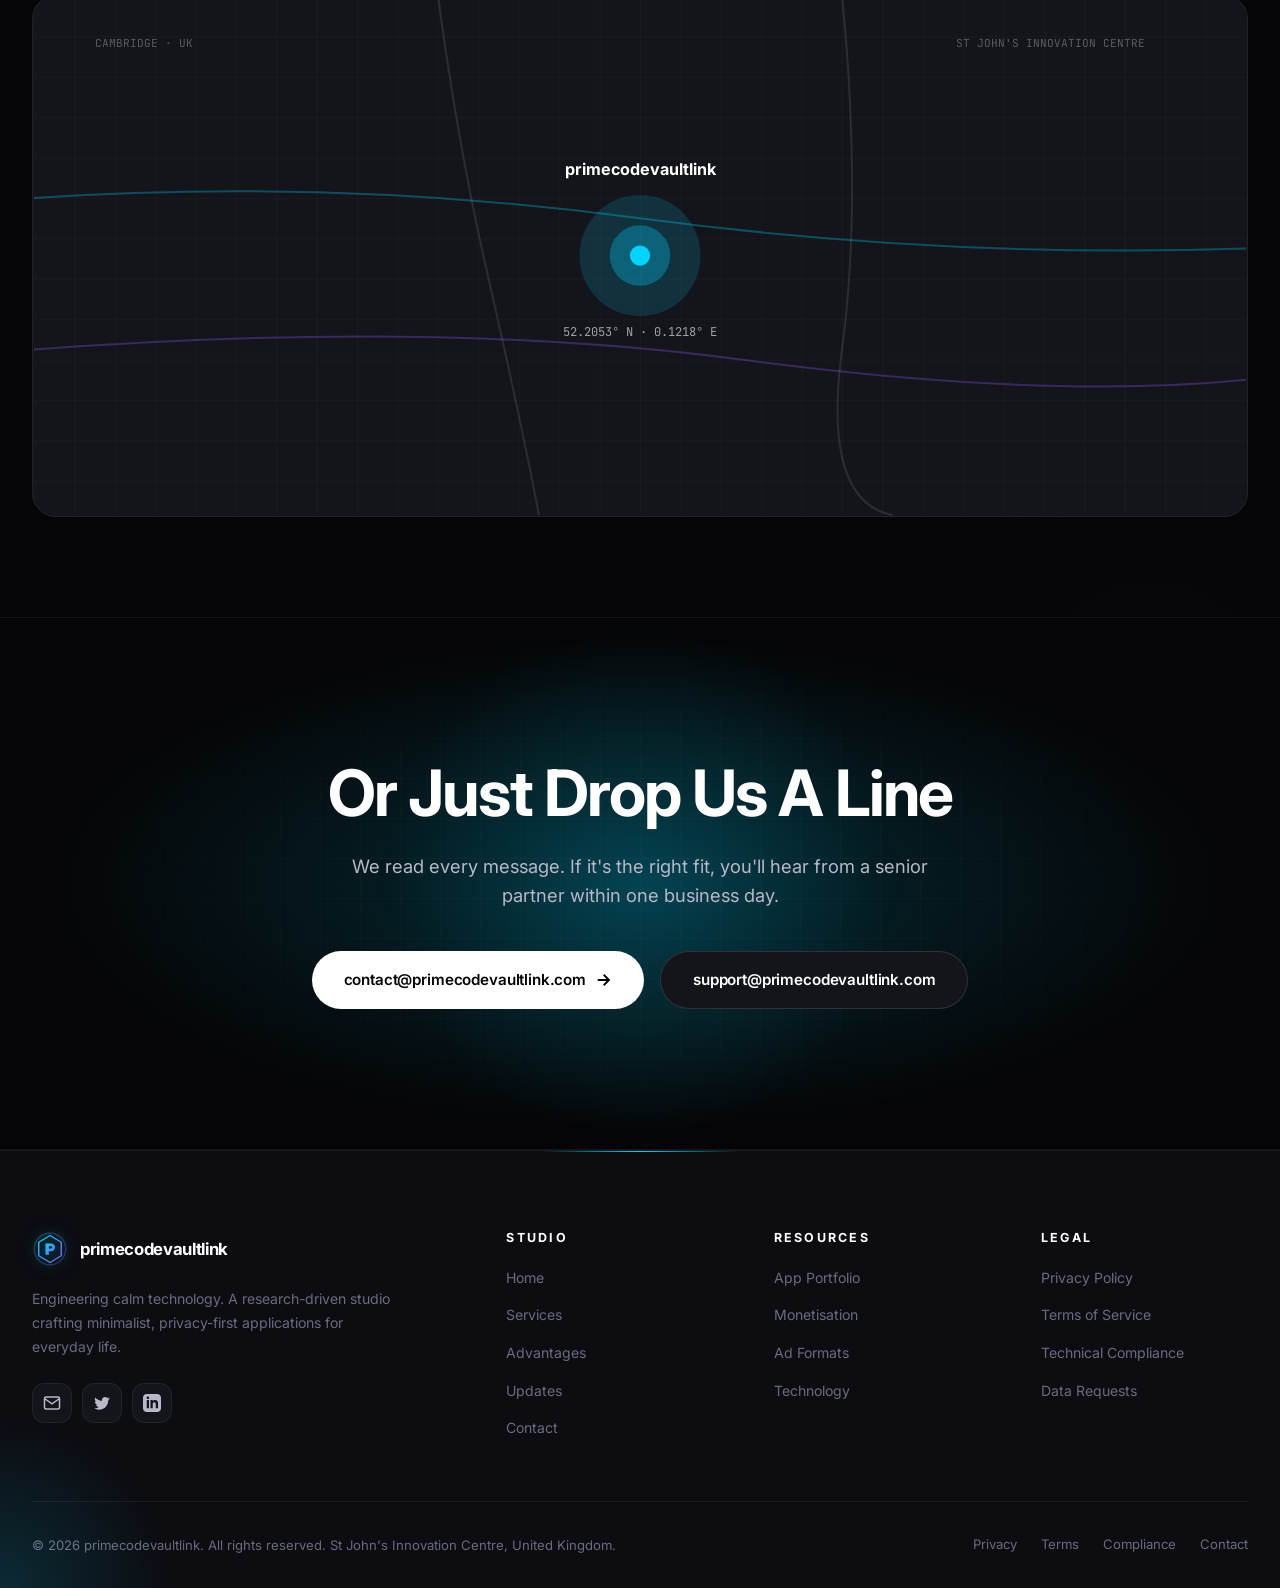
<file: contact.html>
<!DOCTYPE html>
<html lang="en">
<head>
<meta charset="UTF-8">
<meta name="viewport" content="width=device-width, initial-scale=1.0">
<meta http-equiv="X-UA-Compatible" content="IE=edge">
<title>Contact — Let's Build Together | primecodevaultlink</title>
<meta name="description" content="Get in touch with the primecodevaultlink studio — partnerships, integrations, support, and GDPR / CCPA data-subject requests. St John's Innovation Centre, United Kingdom. support@primecodevaultlink.com">
<meta name="keywords" content="contact primecodevaultlink, app studio contact, GDPR data subject request, IAA partner, app publisher support, mobile app partnerships, UK app studio, St John's Innovation Centre">
<meta name="author" content="primecodevaultlink">
<meta name="robots" content="index, follow, max-image-preview:large, max-snippet:-1">
<meta name="theme-color" content="#000000">
<link rel="canonical" href="https://primecodevaultlink.com/contact.html">
<link rel="icon" type="image/svg+xml" href="images/favicon.svg">
<link rel="apple-touch-icon" href="images/favicon.svg">

<meta property="og:type" content="website">
<meta property="og:site_name" content="primecodevaultlink">
<meta property="og:title" content="Contact — Let's Build Together">
<meta property="og:description" content="Partnerships, integrations, support and data-subject requests.">
<meta property="og:url" content="https://primecodevaultlink.com/contact.html">
<meta property="og:image" content="images/og-image.svg">
<meta property="og:locale" content="en_US">

<meta name="twitter:card" content="summary_large_image">
<meta name="twitter:title" content="Contact — Let's Build Together">
<meta name="twitter:description" content="Partnerships, integrations, support and data-subject requests.">
<meta name="twitter:image" content="images/og-image.svg">

<link rel="preconnect" href="https://fonts.googleapis.com">
<link rel="preconnect" href="https://fonts.gstatic.com" crossorigin>
<link href="https://fonts.googleapis.com/css2?family=Inter:wght@300;400;500;600;700;800;900&family=JetBrains+Mono:wght@400;500;600&display=swap" rel="stylesheet">
<link rel="stylesheet" href="css/style.css">
<link rel="stylesheet" href="css/animations.css">
<link rel="stylesheet" href="css/responsive.css">

<script type="application/ld+json">
{
  "@context": "https://schema.org",
  "@type": "ContactPage",
  "name": "Contact primecodevaultlink",
  "url": "https://primecodevaultlink.com/contact.html",
  "mainEntity": {
    "@type": "Organization",
    "name": "primecodevaultlink",
    "email": ["support@primecodevaultlink.com", "contact@primecodevaultlink.com"],
    "address": {
      "@type": "PostalAddress",
      "streetAddress": "St John's Innovation Centre",
      "addressCountry": "GB"
    }
  }
}
</script>
</head>
<body>

<!-- Loading Screen -->
<div class="loading-screen">
  <div class="loading-logo">
    <svg viewBox="0 0 64 64" fill="none">
      <defs>
        <linearGradient id="loadG" x1="0%" y1="0%" x2="100%" y2="100%">
          <stop offset="0%" stop-color="#00d4ff"/>
          <stop offset="50%" stop-color="#8b5cf6"/>
          <stop offset="100%" stop-color="#e82127"/>
        </linearGradient>
      </defs>
      <circle cx="32" cy="32" r="28" stroke="url(#loadG)" stroke-width="3" stroke-dasharray="40 130" stroke-linecap="round"/>
    </svg>
  </div>
</div>

<!-- Header -->
<header class="site-header">
  <div class="nav-container">
    <a href="index.html" class="logo">
      <svg viewBox="0 0 64 64" fill="none">
        <defs><linearGradient id="lg1" x1="0%" y1="0%" x2="100%" y2="100%"><stop offset="0%" stop-color="#00d4ff"/><stop offset="100%" stop-color="#8b5cf6"/></linearGradient></defs>
        <circle cx="32" cy="32" r="28" stroke="url(#lg1)" stroke-width="2.5" opacity="0.3"/>
        <path d="M32 8L52 20L52 44L32 56L12 44L12 20L32 8Z" stroke="url(#lg1)" stroke-width="2.5" stroke-linejoin="round"/>
        <path d="M24 22H34C38 22 41 25 41 29C41 33 38 36 34 36H30V42H24V22ZM30 27V31H34C35.5 31 36 30 36 29C36 28 35.5 27 34 27H30Z" fill="url(#lg1)"/>
      </svg>
      <span>primecodevaultlink</span>
    </a>
    <nav><ul class="nav-menu">
      <li><a href="index.html">Home</a></li>
      <li><a href="services.html">Services</a></li>
      <li><a href="advantages.html">Advantages</a></li>
      <li><a href="updates.html">Updates</a></li>
      <li><a href="contact.html">Contact</a></li>
    </ul></nav>
    <a href="contact.html" class="nav-cta magnetic">Start a Project <svg width="14" height="14" viewBox="0 0 24 24" fill="none" stroke="currentColor" stroke-width="2.5"><path d="M5 12h14M13 5l7 7-7 7"/></svg></a>
    <button class="mobile-toggle" aria-label="Toggle menu"><svg viewBox="0 0 24 24" fill="none" stroke="currentColor" stroke-width="2"><line x1="3" y1="6" x2="21" y2="6"/><line x1="3" y1="12" x2="21" y2="12"/><line x1="3" y1="18" x2="21" y2="18"/></svg></button>
  </div>
</header>

<div class="mobile-overlay"></div>
<aside class="mobile-menu">
  <button class="mobile-menu-close" aria-label="Close menu"><svg width="28" height="28" viewBox="0 0 24 24" fill="none" stroke="currentColor" stroke-width="2"><line x1="18" y1="6" x2="6" y2="18"/><line x1="6" y1="6" x2="18" y2="18"/></svg></button>
  <ul>
    <li><a href="index.html">Home</a></li>
    <li><a href="services.html">Services</a></li>
    <li><a href="advantages.html">Advantages</a></li>
    <li><a href="updates.html">Updates</a></li>
    <li><a href="contact.html">Contact</a></li>
    <li><a href="privacy-policy.html">Privacy Policy</a></li>
    <li><a href="terms-of-service.html">Terms of Service</a></li>
    <li><a href="technical-compliance.html">Technical Compliance</a></li>
  </ul>
</aside>

<!-- Hero -->
<section class="page-hero">
  <div class="hero-bg-grid" style="position: absolute; inset: 0;"></div>
  <div class="hero-particles" style="position: absolute; inset: 0;"></div>
  <img src="images/hero-contact.png" alt="" style="position: absolute; inset: 0; width: 100%; height: 100%; object-fit: cover; opacity: 0.55;">
  <div style="position: absolute; inset: 0; background: linear-gradient(180deg, rgba(0,0,0,0.55) 0%, rgba(0,0,0,0.7) 100%);"></div>
  <div class="container" style="position: relative; z-index: 2;">
    <div class="hero-badge"><span class="hero-badge-dot"></span>Get In Touch · Replies Within 1 Business Day</div>
    <h1 class="hero-title" style="font-size: clamp(2.5rem, 5vw, 4.5rem); margin-top: 20px;">
      Let's Build <br>
      <span class="hero-title-gradient animated-gradient">Something Quietly Great.</span>
    </h1>
    <p class="hero-subtitle">
      A senior partner reads every message we receive. Tell us what you're building, what problem you're trying to solve, or what compliance question we can help with — we'll be back to you within one business day, in English, German, French, or Japanese.
    </p>
  </div>
</section>

<!-- Contact Grid -->
<section id="contact" style="padding: 100px 0;">
  <div class="container">
    <div class="contact-grid">
      <div class="contact-info">

        <div class="contact-card reveal">
          <div class="contact-card-icon">
            <svg viewBox="0 0 24 24" fill="none" stroke="currentColor" stroke-width="2"><path d="M4 4h16c1.1 0 2 .9 2 2v12c0 1.1-.9 2-2 2H4c-1.1 0-2-.9-2-2V6c0-1.1.9-2 2-2z"/><polyline points="22,6 12,13 2,6"/></svg>
          </div>
          <div class="contact-card-content">
            <h4>Business Inquiries</h4>
            <p><a href="mailto:contact@primecodevaultlink.com">contact@primecodevaultlink.com</a></p>
            <p style="font-size: 0.85rem; color: var(--text-tertiary); margin-top: 8px;">Partnerships, press, co-development, white-label.</p>
          </div>
        </div>

        <div class="contact-card reveal reveal-delay-1">
          <div class="contact-card-icon">
            <svg viewBox="0 0 24 24" fill="none" stroke="currentColor" stroke-width="2"><path d="M21 11.5a8.38 8.38 0 0 1-.9 3.8 8.5 8.5 0 0 1-7.6 4.7 8.38 8.38 0 0 1-3.8-.9L3 21l1.9-5.7a8.38 8.38 0 0 1-.9-3.8 8.5 8.5 0 0 1 4.7-7.6 8.38 8.38 0 0 1 3.8-.9h.5a8.48 8.48 0 0 1 8 8v.5z"/></svg>
          </div>
          <div class="contact-card-content">
            <h4>User Support</h4>
            <p><a href="mailto:support@primecodevaultlink.com">support@primecodevaultlink.com</a></p>
            <p style="font-size: 0.85rem; color: var(--text-tertiary); margin-top: 8px;">App issues, billing, refund questions, account help.</p>
          </div>
        </div>

        <div class="contact-card reveal reveal-delay-2">
          <div class="contact-card-icon">
            <svg viewBox="0 0 24 24" fill="none" stroke="currentColor" stroke-width="2"><path d="M12 22s8-4 8-10V5l-8-3-8 3v7c0 6 8 10 8 10z"/></svg>
          </div>
          <div class="contact-card-content">
            <h4>Data Subject / GDPR / CCPA Requests</h4>
            <p><a href="mailto:privacy@primecodevaultlink.com">privacy@primecodevaultlink.com</a></p>
            <p style="font-size: 0.85rem; color: var(--text-tertiary); margin-top: 8px;">Access, correction, deletion, portability, opt-out of "sale / sharing". Response within 7 business days (or 30 where required by VCDPA).</p>
          </div>
        </div>

        <div class="contact-card reveal reveal-delay-3">
          <div class="contact-card-icon">
            <svg viewBox="0 0 24 24" fill="none" stroke="currentColor" stroke-width="2"><path d="M21 10c0 7-9 13-9 13s-9-6-9-13a9 9 0 0 1 18 0z"/><circle cx="12" cy="10" r="3"/></svg>
          </div>
          <div class="contact-card-content">
            <h4>Registered Address</h4>
            <p>St John's Innovation Centre<br>Cambridge, United Kingdom</p>
            <p style="font-size: 0.85rem; color: var(--text-tertiary); margin-top: 8px;">EU/UK GDPR Article 27 representative: available on request.</p>
          </div>
        </div>

        <div class="contact-card reveal reveal-delay-4">
          <div class="contact-card-icon">
            <svg viewBox="0 0 24 24" fill="none" stroke="currentColor" stroke-width="2"><circle cx="12" cy="12" r="10"/><path d="M12 6v6l4 2"/></svg>
          </div>
          <div class="contact-card-content">
            <h4>Response Time</h4>
            <p>1 business day (Mon-Fri, UK time)</p>
            <p style="font-size: 0.85rem; color: var(--text-tertiary); margin-top: 8px;">We don't use chatbots or auto-responders. A human reads and replies.</p>
          </div>
        </div>

        <div class="contact-card reveal reveal-delay-4">
          <div class="contact-card-icon">
            <svg viewBox="0 0 24 24" fill="none" stroke="currentColor" stroke-width="2"><path d="M22 12h-4l-3 9L9 3l-3 9H2"/></svg>
          </div>
          <div class="contact-card-content">
            <h4>Operating Languages</h4>
            <p>English · Deutsch · Français · 日本語</p>
            <p style="font-size: 0.85rem; color: var(--text-tertiary); margin-top: 8px;">All legal documents published in English. Translations available on request.</p>
          </div>
        </div>
      </div>

      <div class="contact-form reveal">
        <h3 style="font-size: 1.5rem; margin-bottom: 8px;">Send Us A Message</h3>
        <p style="font-size: 0.9rem; color: var(--text-tertiary); margin-bottom: 28px;">All fields are encrypted in transit. We never share your message with third parties.</p>

        <form data-form>
          <div class="form-row">
            <div class="form-group">
              <label for="name">Your Name *</label>
              <input type="text" id="name" name="name" required placeholder="Alex Morgan">
            </div>
            <div class="form-group">
              <label for="email">Email Address *</label>
              <input type="email" id="email" name="email" required placeholder="alex@company.com">
            </div>
          </div>

          <div class="form-row">
            <div class="form-group">
              <label for="company">Company / Publication</label>
              <input type="text" id="company" name="company" placeholder="Optional">
            </div>
            <div class="form-group">
              <label for="topic">Topic *</label>
              <select id="topic" name="topic" required style="width: 100%; padding: 14px 18px; background: var(--bg-tertiary); border: 1px solid var(--border-medium); border-radius: 12px; color: var(--text-primary); font-size: 0.95rem; font-family: inherit; outline: none;">
                <option value="">Select a topic</option>
                <option value="partnership">Partnership / Co-Development</option>
                <option value="integration">SDK / Mediation Integration</option>
                <option value="support">User Support</option>
                <option value="privacy">Privacy / GDPR / CCPA Request</option>
                <option value="press">Press / Media</option>
                <option value="legal">Legal &amp; Compliance</option>
                <option value="other">Other</option>
              </select>
            </div>
          </div>

          <div class="form-group">
            <label for="message">Your Message *</label>
            <textarea id="message" name="message" rows="6" required placeholder="Tell us a little about what you're working on, the timeline, and the platform (iOS, Android, both)."></textarea>
          </div>

          <div class="form-group">
            <label style="display: flex; align-items: flex-start; gap: 12px; font-size: 0.85rem; color: var(--text-secondary); cursor: pointer; font-weight: 400; text-transform: none; letter-spacing: 0;">
              <input type="checkbox" required style="margin-top: 4px; width: 18px; height: 18px; accent-color: var(--accent-secondary);">
              <span>I have read the <a href="privacy-policy.html" style="color: var(--accent-secondary);">Privacy Policy</a> and consent to primecodevaultlink processing my message for the purpose of responding to my inquiry.</span>
            </label>
          </div>

          <button type="submit" class="btn btn-primary form-submit magnetic">
            Send Message
            <svg viewBox="0 0 24 24" fill="none" stroke="currentColor" stroke-width="2.5"><path d="M5 12h14M13 5l7 7-7 7"/></svg>
          </button>
        </form>
      </div>
    </div>
  </div>
</section>

<!-- FAQ -->
<section style="background: var(--bg-secondary); padding: 100px 0;">
  <div class="container">
    <div class="section-header reveal">
      <span class="section-tag">Common Questions</span>
      <h2 class="section-title">Frequently Asked</h2>
    </div>

    <div class="faq-list" style="max-width: 880px; margin: 0 auto;">
      <div class="faq-item reveal">
        <button class="faq-question">
          <span>What is your typical engagement model?</span>
          <svg viewBox="0 0 24 24" fill="none" stroke="currentColor" stroke-width="2"><polyline points="6 9 12 15 18 9"/></svg>
        </button>
        <div class="faq-answer">
          <p>We work three ways: (1) a fixed-scope build for a published app of ours, (2) a co-development partnership where we share the roadmap and the revenue, and (3) a white-label engagement where we build, ship and operate a privacy-first product under your publisher account. All three start with a 2-week paid discovery that produces a written brief and a fixed quote.</p>
        </div>
      </div>

      <div class="faq-item reveal">
        <button class="faq-question">
          <span>How do you handle refunds and user support?</span>
          <svg viewBox="0 0 24 24" fill="none" stroke="currentColor" stroke-width="2"><polyline points="6 9 12 15 18 9"/></svg>
        </button>
        <div class="faq-answer">
          <p>Refunds go through App Store / Google Play per their policies. For eligible refund cases (technical fault, minor accidental purchase with verification, etc.), we cooperate with the store within 3 business days. For everyday user support, we staff a 1-business-day response SLA on <a href="mailto:support@primecodevaultlink.com">support@primecodevaultlink.com</a> in 4 languages.</p>
        </div>
      </div>

      <div class="faq-item reveal">
        <button class="faq-question">
          <span>How do you handle GDPR / CCPA / LGPD data subject requests?</span>
          <svg viewBox="0 0 24 24" fill="none" stroke="currentColor" stroke-width="2"><polyline points="6 9 12 15 18 9"/></svg>
        </button>
        <div class="faq-answer">
          <p>Email <a href="mailto:privacy@primecodevaultlink.com">privacy@primecodevaultlink.com</a> with your request type (access, correction, deletion, portability, opt-out of "sale / sharing"). We respond within 7 business days for GDPR / CCPA / LGPD, 30 business days for VCDPA. We verify identity using the minimum data necessary to confirm you are the data subject.</p>
        </div>
      </div>

      <div class="faq-item reveal">
        <button class="faq-question">
          <span>Where is user data stored?</span>
          <svg viewBox="0 0 24 24" fill="none" stroke="currentColor" stroke-width="2"><polyline points="6 9 12 15 18 9"/></svg>
        </button>
        <div class="faq-answer">
          <p>Personal user data lives on the user's device. Where we operate cloud infrastructure (e.g. for anonymised aggregate metrics), we use EU-region servers for EU/UK users, US-region for US users, India-region for Indian users, and Saudi-region for Saudi users — in line with local data-residency rules (GDPR, PIPL, DPDP, NDPA).</p>
        </div>
      </div>

      <div class="faq-item reveal">
        <button class="faq-question">
          <span>Do you use AI / Generative AI in your apps?</span>
          <svg viewBox="0 0 24 24" fill="none" stroke="currentColor" stroke-width="2"><polyline points="6 9 12 15 18 9"/></svg>
        </button>
        <div class="faq-answer">
          <p>No current production app uses generative AI. Where future features incorporate generative AI, we will: (1) label all AI-generated content as "AI-Generated" per EU AI Act and US state-level requirements, (2) provide a per-feature opt-out, and (3) never train on user personal data.</p>
        </div>
      </div>

      <div class="faq-item reveal">
        <button class="faq-question">
          <span>Do you take equity / minority stake deals?</span>
          <svg viewBox="0 0 24 24" fill="none" stroke="currentColor" stroke-width="2"><polyline points="6 9 12 15 18 9"/></svg>
        </button>
        <div class="faq-answer">
          <p>For the right partner product — one that aligns with the privacy-first thesis and is a clear fit for our R&D — yes. We co-author the cap table and the roadmap together. The bar is high (we've done this twice to date) but the right deal is worth doing slowly.</p>
        </div>
      </div>
    </div>
  </div>
</section>

<!-- Map / Location -->
<section style="padding: 100px 0;">
  <div class="container">
    <div class="section-header reveal">
      <span class="section-tag">Where We Work</span>
      <h2 class="section-title">St John's Innovation Centre, Cambridge UK</h2>
      <p class="section-subtitle">
        We're based at one of Europe's most established deep-tech incubators, surrounded by university spinouts, climate-tech founders, and a long quiet tradition of careful engineering.
      </p>
    </div>

    <div style="margin-top: 40px; border-radius: 24px; overflow: hidden; border: 1px solid var(--border-subtle); aspect-ratio: 21/9; background: var(--bg-tertiary); display: flex; align-items: center; justify-content: center; position: relative;">
      <svg viewBox="0 0 1200 514" xmlns="http://www.w3.org/2000/svg" style="width: 100%; height: 100%;">
        <defs>
          <pattern id="gridmap" width="40" height="40" patternUnits="userSpaceOnUse">
            <path d="M 40 0 L 0 0 0 40" fill="none" stroke="rgba(255,255,255,0.04)" stroke-width="1"/>
          </pattern>
        </defs>
        <rect width="1200" height="514" fill="var(--bg-tertiary)"/>
        <rect width="1200" height="514" fill="url(#gridmap)"/>
        <!-- Schematic roads -->
        <path d="M 0 200 Q 300 180 600 220 T 1200 250" stroke="rgba(0,212,255,0.3)" stroke-width="2" fill="none"/>
        <path d="M 0 350 Q 400 320 700 360 T 1200 380" stroke="rgba(139,92,246,0.3)" stroke-width="2" fill="none"/>
        <path d="M 400 0 Q 420 150 450 280 T 500 514" stroke="rgba(255,255,255,0.1)" stroke-width="2" fill="none"/>
        <path d="M 800 0 Q 820 200 800 350 T 850 514" stroke="rgba(255,255,255,0.1)" stroke-width="2" fill="none"/>
        <!-- Pin -->
        <g transform="translate(600, 257)">
          <circle r="60" fill="rgba(0,212,255,0.15)"/>
          <circle r="30" fill="rgba(0,212,255,0.3)"/>
          <circle r="10" fill="#00d4ff"/>
          <text x="0" y="-80" text-anchor="middle" fill="#fff" font-family="Inter, sans-serif" font-size="16" font-weight="700">primecodevaultlink</text>
          <text x="0" y="80" text-anchor="middle" fill="rgba(255,255,255,0.6)" font-family="JetBrains Mono, monospace" font-size="12">52.2053° N · 0.1218° E</text>
        </g>
        <text x="60" y="50" fill="rgba(255,255,255,0.3)" font-family="JetBrains Mono, monospace" font-size="11">CAMBRIDGE · UK</text>
        <text x="1100" y="50" fill="rgba(255,255,255,0.3)" font-family="JetBrains Mono, monospace" font-size="11" text-anchor="end">ST JOHN'S INNOVATION CENTRE</text>
      </svg>
    </div>
  </div>
</section>

<!-- CTA -->
<section class="cta-section">
  <div class="container">
    <h2 class="cta-title reveal">Or Just Drop Us A Line</h2>
    <p class="cta-subtitle reveal reveal-delay-1">
      We read every message. If it's the right fit, you'll hear from a senior partner within one business day.
    </p>
    <div class="cta-actions reveal reveal-delay-2">
      <a href="mailto:contact@primecodevaultlink.com" class="btn btn-primary magnetic">contact@primecodevaultlink.com <svg viewBox="0 0 24 24" fill="none" stroke="currentColor" stroke-width="2.5"><path d="M5 12h14M13 5l7 7-7 7"/></svg></a>
      <a href="mailto:support@primecodevaultlink.com" class="btn btn-secondary magnetic">support@primecodevaultlink.com</a>
    </div>
  </div>
</section>

<!-- Footer -->
<footer class="site-footer">
  <div class="container">
    <div class="footer-grid">
      <div class="footer-brand">
        <a href="index.html" class="logo">
          <svg viewBox="0 0 64 64" fill="none">
            <defs><linearGradient id="lg2" x1="0%" y1="0%" x2="100%" y2="100%"><stop offset="0%" stop-color="#00d4ff"/><stop offset="100%" stop-color="#8b5cf6"/></linearGradient></defs>
            <circle cx="32" cy="32" r="28" stroke="url(#lg2)" stroke-width="2.5" opacity="0.3"/>
            <path d="M32 8L52 20L52 44L32 56L12 44L12 20L32 8Z" stroke="url(#lg2)" stroke-width="2.5" stroke-linejoin="round"/>
            <path d="M24 22H34C38 22 41 25 41 29C41 33 38 36 34 36H30V42H24V22ZM30 27V31H34C35.5 31 36 30 36 29C36 28 35.5 27 34 27H30Z" fill="url(#lg2)"/>
          </svg>
          <span>primecodevaultlink</span>
        </a>
        <p>Engineering calm technology. A research-driven studio crafting minimalist, privacy-first applications for everyday life.</p>
        <div class="footer-social">
          <a href="contact.html" aria-label="Email"><svg viewBox="0 0 24 24" fill="none" stroke="currentColor" stroke-width="2"><path d="M4 4h16c1.1 0 2 .9 2 2v12c0 1.1-.9 2-2 2H4c-1.1 0-2-.9-2-2V6c0-1.1.9-2 2-2z"/><polyline points="22,6 12,13 2,6"/></svg></a>
          <a href="#" aria-label="Twitter"><svg viewBox="0 0 24 24" fill="currentColor"><path d="M22.46 6c-.77.35-1.6.58-2.46.69.88-.53 1.56-1.37 1.88-2.38-.83.5-1.75.85-2.72 1.05C18.37 4.5 17.26 4 16 4c-2.35 0-4.27 1.92-4.27 4.29 0 .34.04.67.11.98C8.28 9.09 5.11 7.38 3 4.79c-.37.63-.58 1.37-.58 2.15 0 1.49.75 2.81 1.91 3.56-.71 0-1.37-.2-1.95-.5v.03c0 2.08 1.48 3.82 3.44 4.21a4.22 4.22 0 0 1-1.93.07 4.28 4.28 0 0 0 4 2.98 8.521 8.521 0 0 1-5.33 1.84c-.34 0-.68-.02-1.02-.06C3.44 20.29 5.7 21 8.12 21 16 21 20.33 14.46 20.33 8.79c0-.19 0-.37-.01-.56.84-.6 1.56-1.36 2.14-2.23z"/></svg></a>
          <a href="#" aria-label="LinkedIn"><svg viewBox="0 0 24 24" fill="currentColor"><path d="M19 0h-14c-2.761 0-5 2.239-5 5v14c0 2.761 2.239 5 5 5h14c2.762 0 5-2.239 5-5v-14c0-2.761-2.238-5-5-5zm-11 19h-3v-11h3v11zm-1.5-12.268c-.966 0-1.75-.79-1.75-1.764s.784-1.764 1.75-1.764 1.75.79 1.75 1.764-.783 1.764-1.75 1.764zm13.5 12.268h-3v-5.604c0-3.368-4-3.113-4 0v5.604h-3v-11h3v1.765c1.396-2.586 7-2.777 7 2.476v6.759z"/></svg></a>
        </div>
      </div>
      <div class="footer-column">
        <h5>Studio</h5>
        <ul><li><a href="index.html">Home</a></li><li><a href="services.html">Services</a></li><li><a href="advantages.html">Advantages</a></li><li><a href="updates.html">Updates</a></li><li><a href="contact.html">Contact</a></li></ul>
      </div>
      <div class="footer-column">
        <h5>Resources</h5>
        <ul><li><a href="services.html#apps">App Portfolio</a></li><li><a href="services.html#monetization">Monetisation</a></li><li><a href="services.html#ad-types">Ad Formats</a></li><li><a href="advantages.html#tech">Technology</a></li></ul>
      </div>
      <div class="footer-column">
        <h5>Legal</h5>
        <ul><li><a href="privacy-policy.html">Privacy Policy</a></li><li><a href="terms-of-service.html">Terms of Service</a></li><li><a href="technical-compliance.html">Technical Compliance</a></li><li><a href="contact.html#contact">Data Requests</a></li></ul>
      </div>
    </div>
    <div class="footer-bottom">
      <p class="footer-copyright">© 2026 primecodevaultlink. All rights reserved. St John's Innovation Centre, United Kingdom.</p>
      <div class="footer-legal"><a href="privacy-policy.html">Privacy</a><a href="terms-of-service.html">Terms</a><a href="technical-compliance.html">Compliance</a><a href="contact.html">Contact</a></div>
    </div>
  </div>
</footer>

<script src="js/main.js"></script>
<script src="js/animations.js"></script>
<script src="js/nav.js"></script>
</body>
</html>
</file>
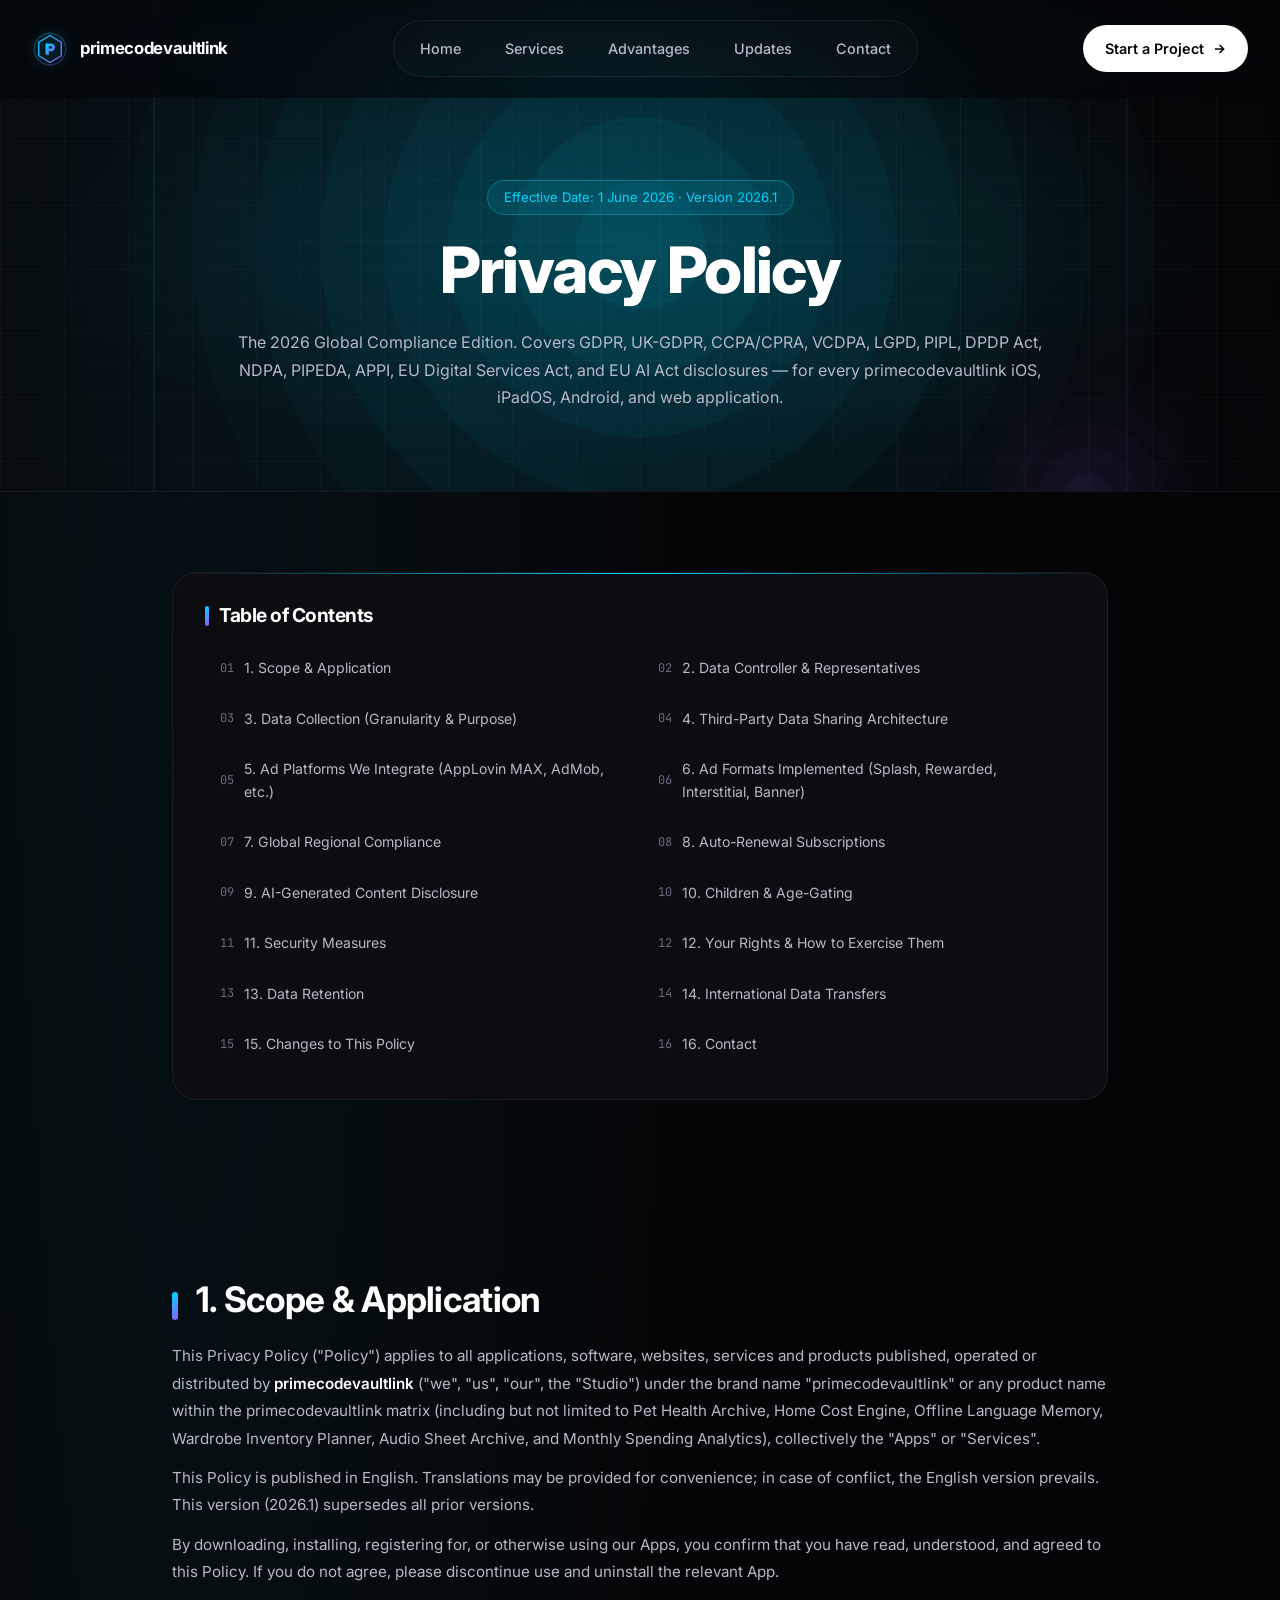
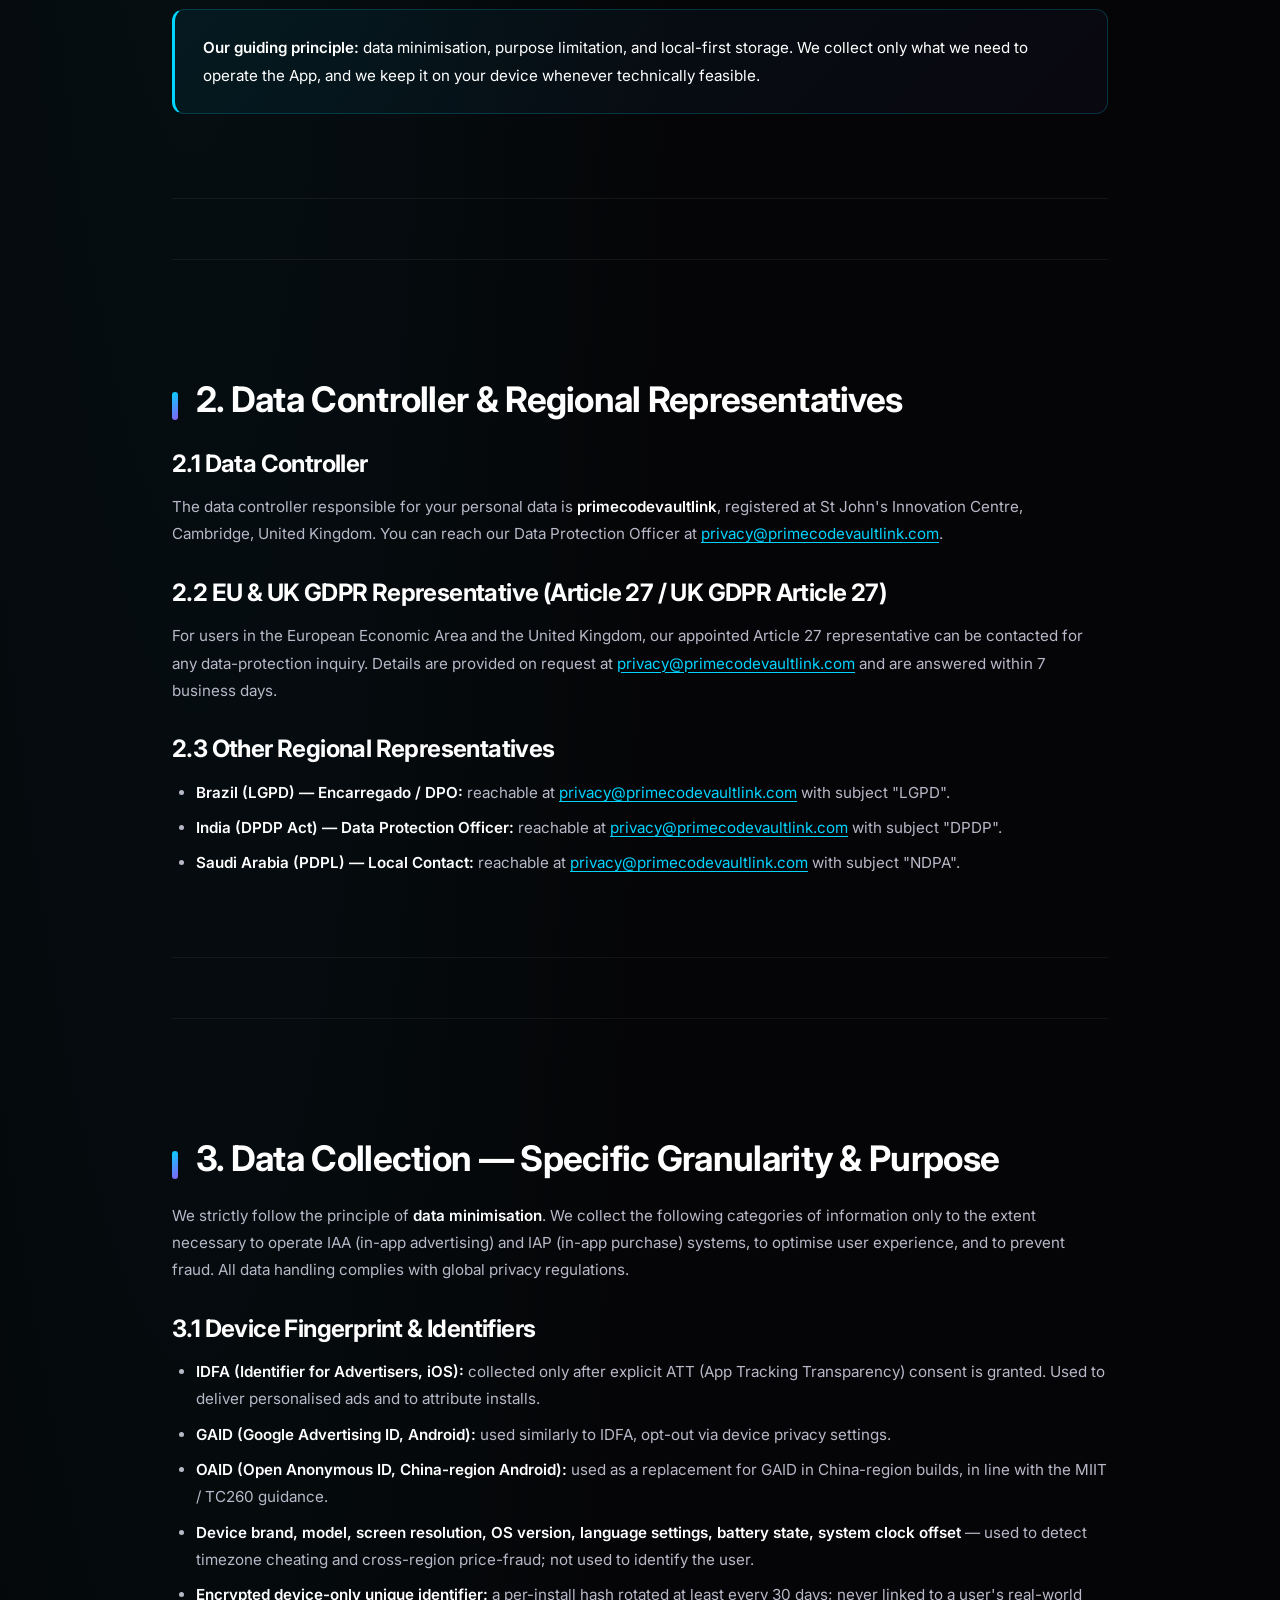
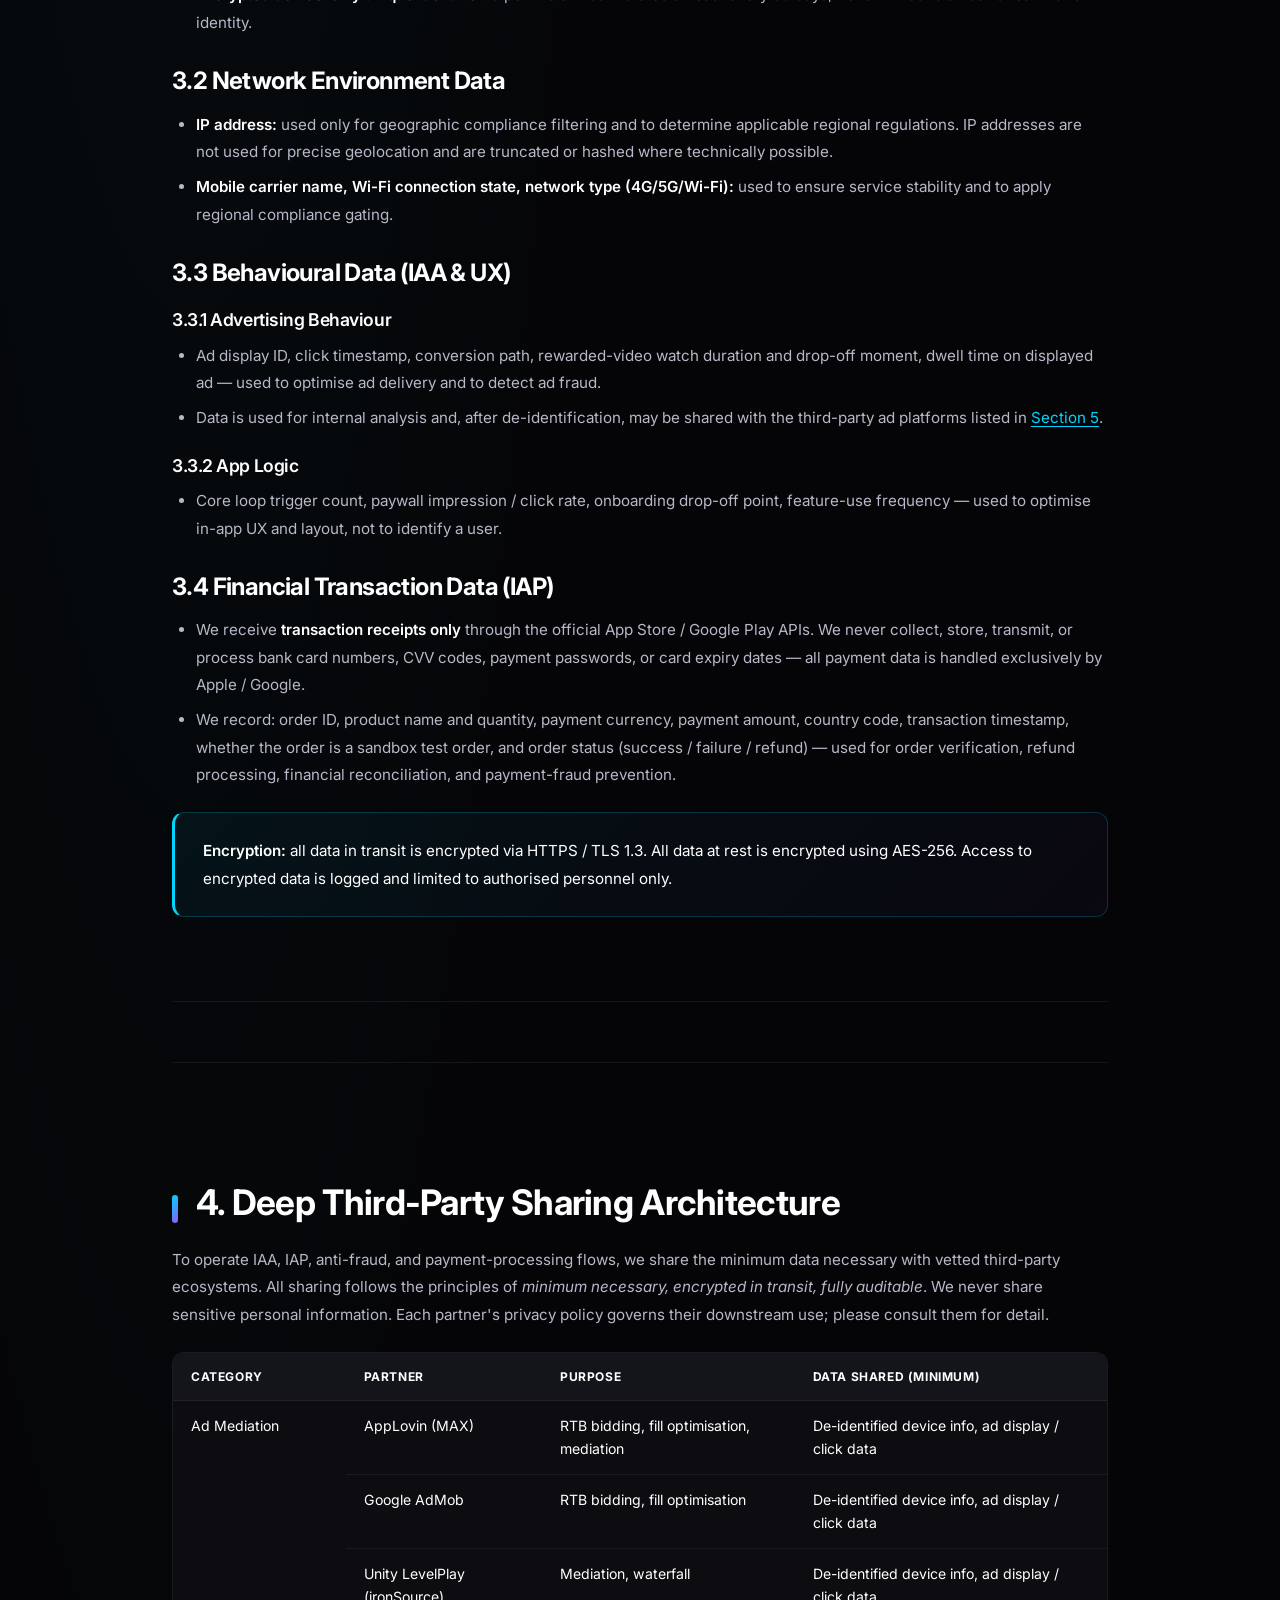
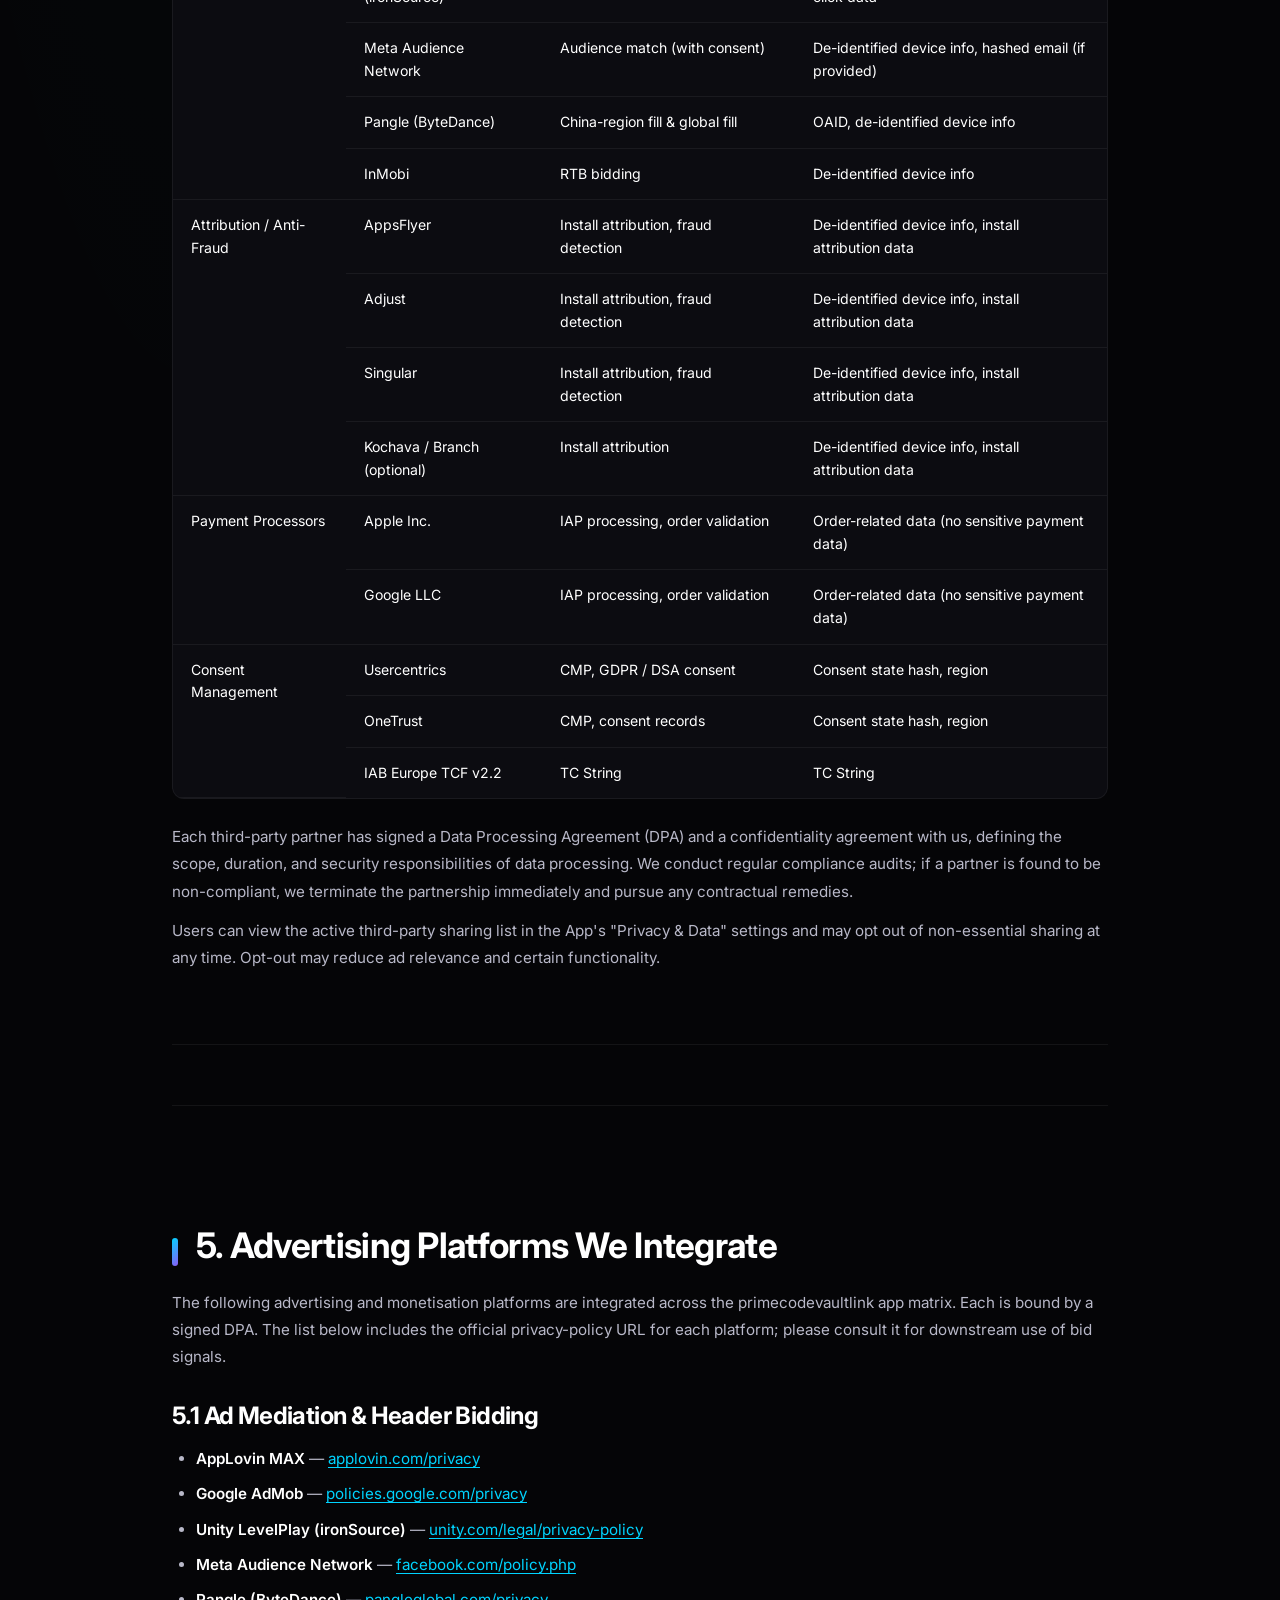
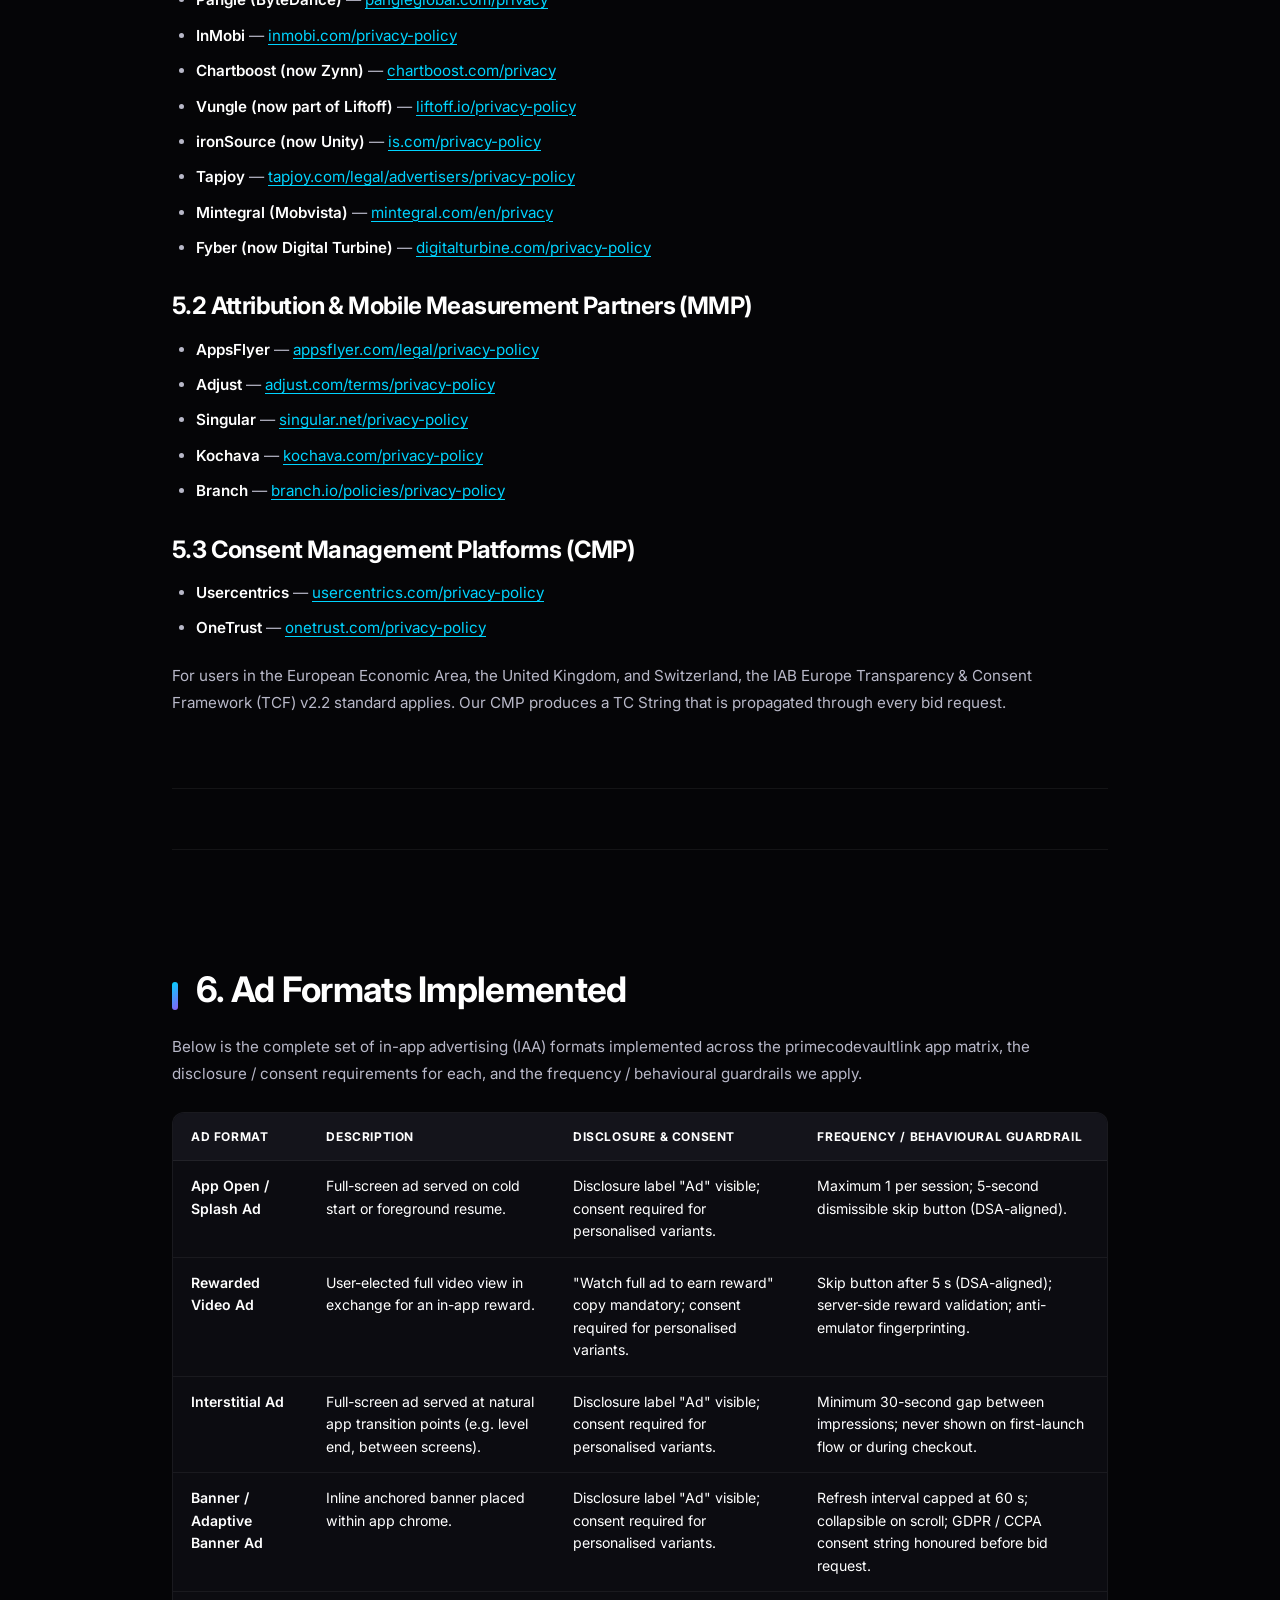
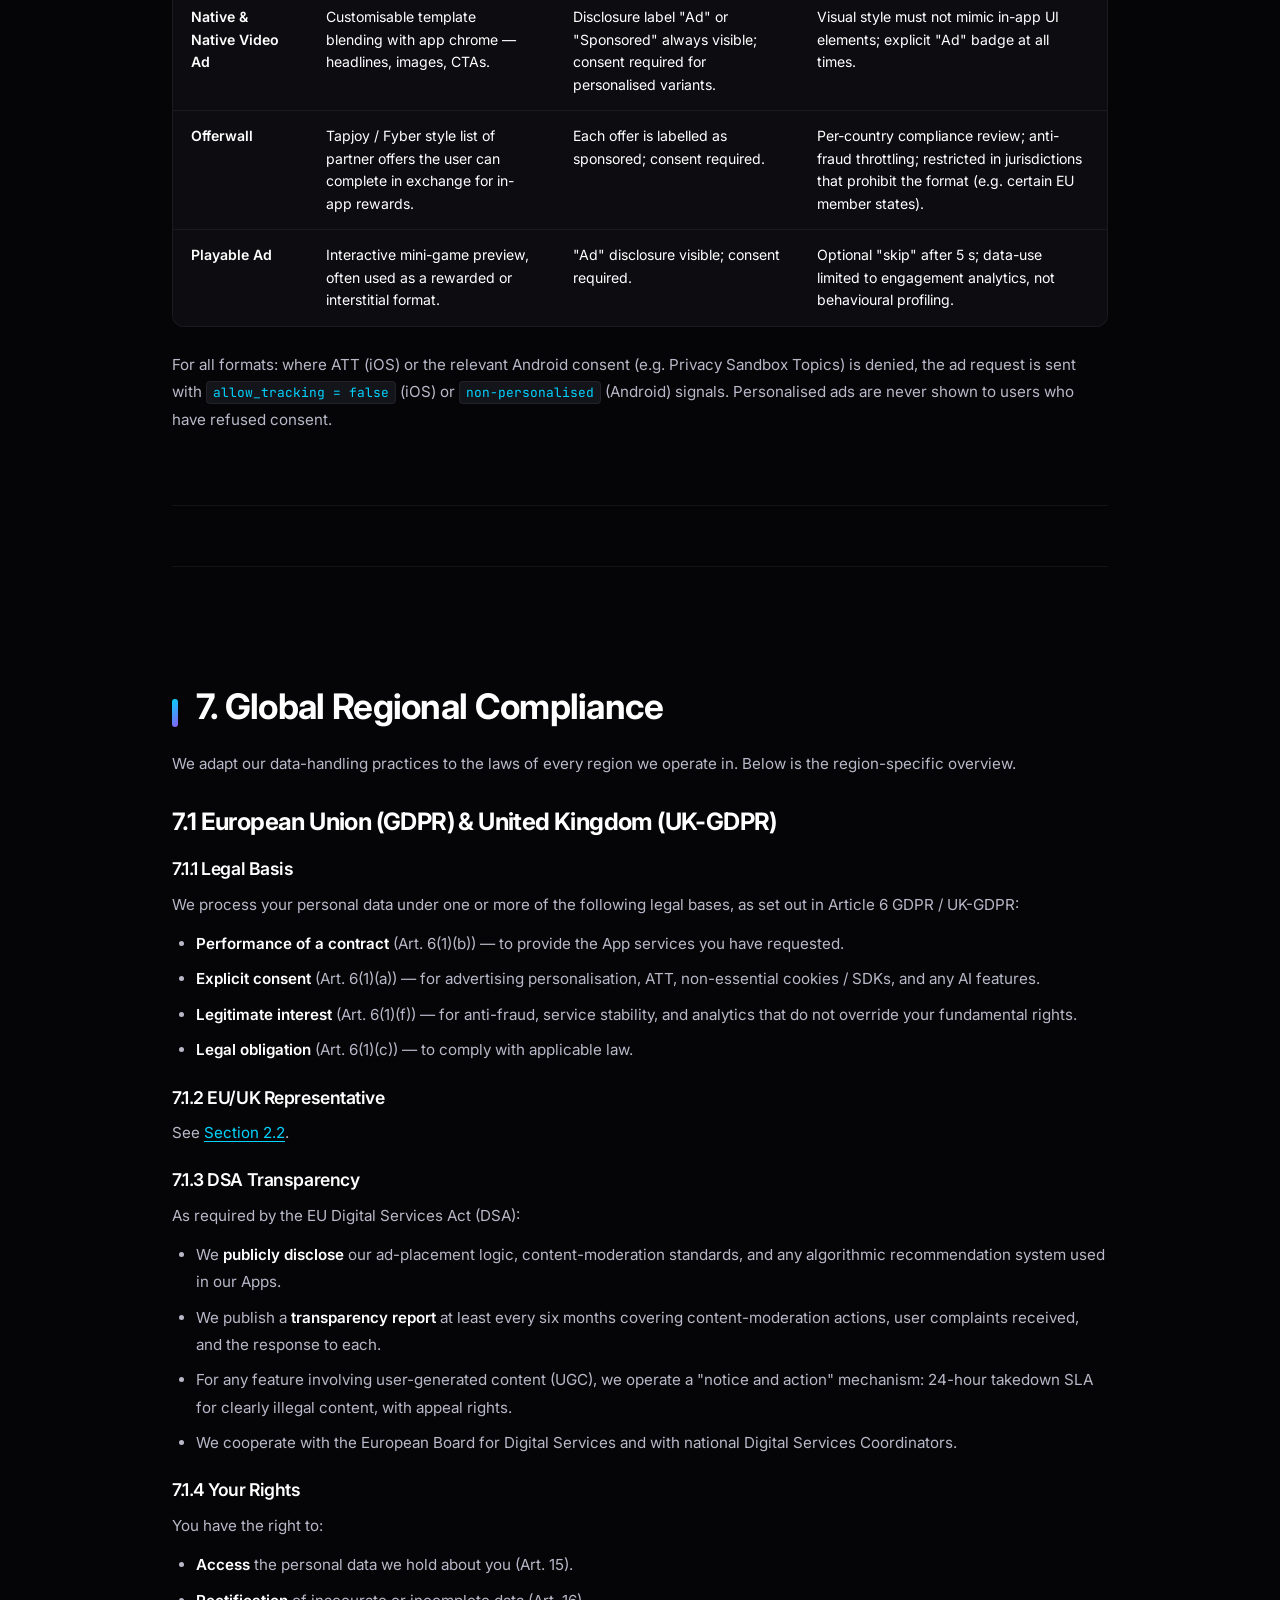
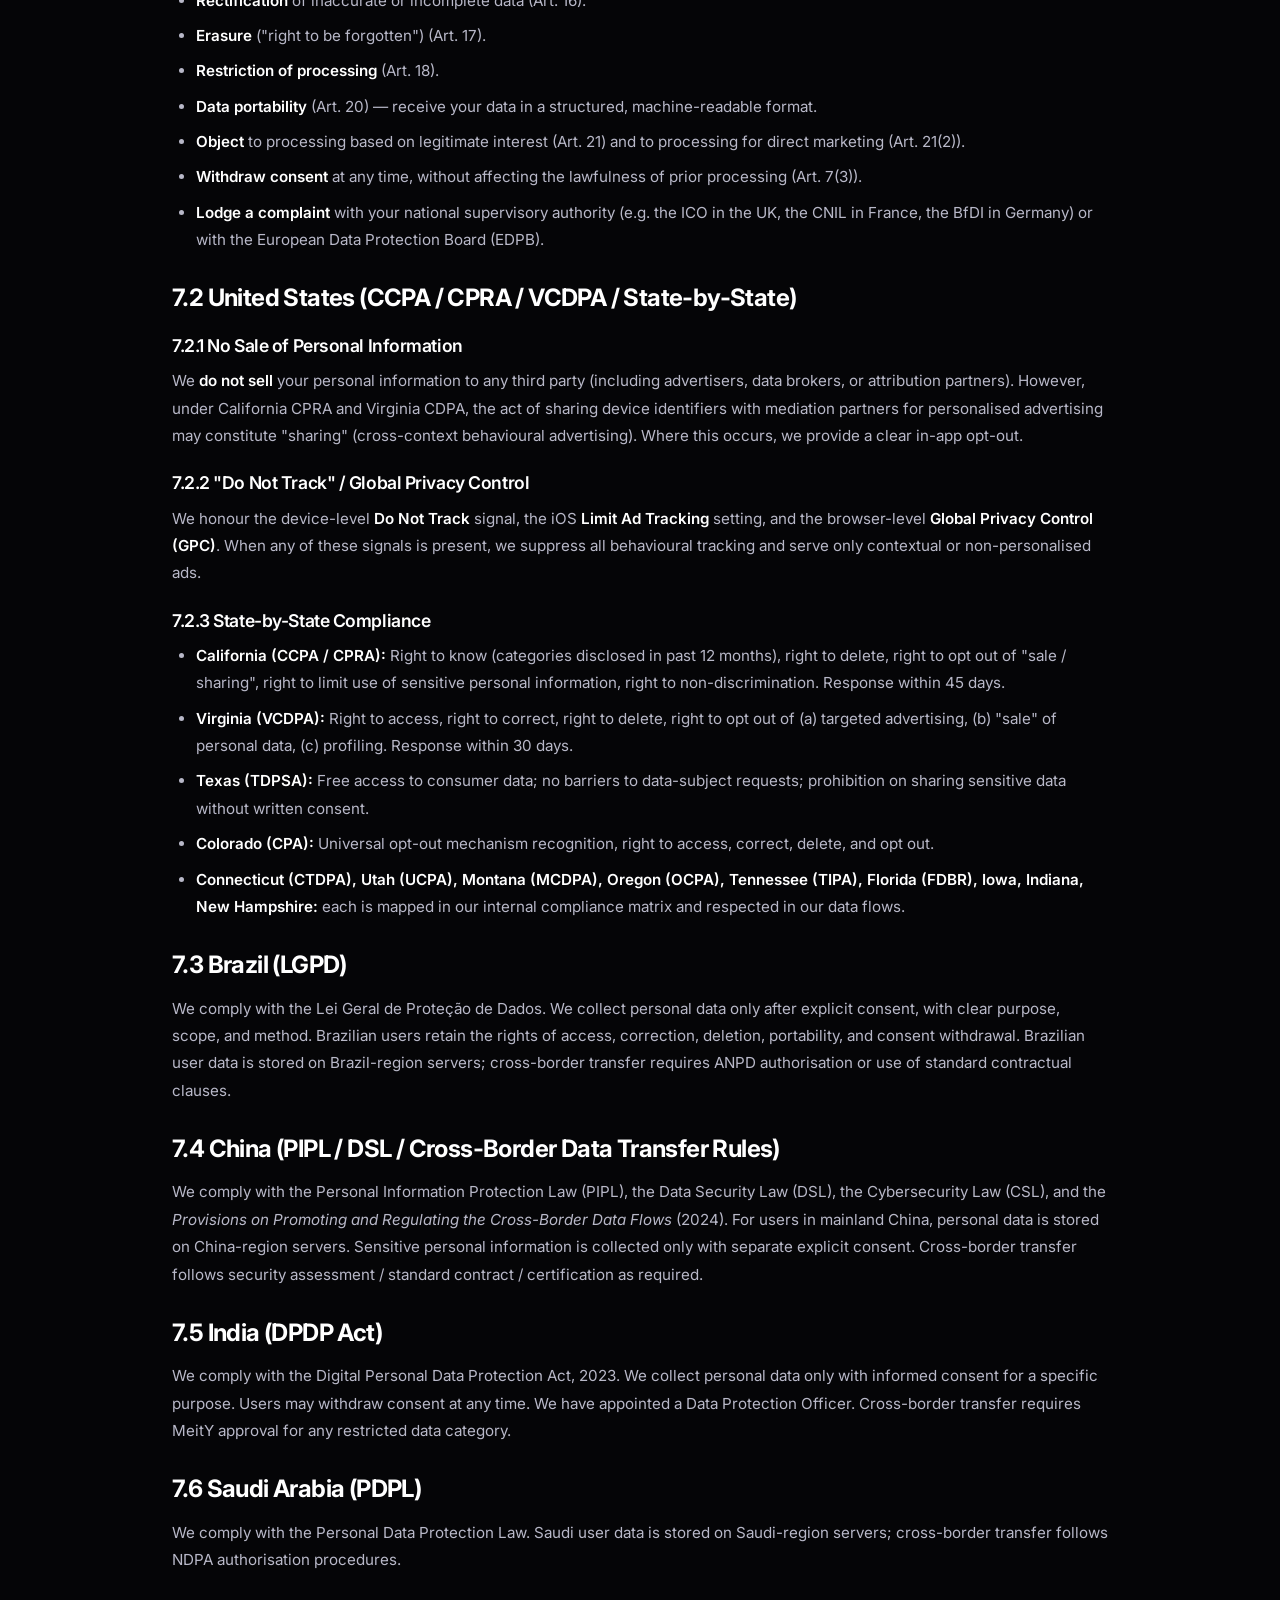
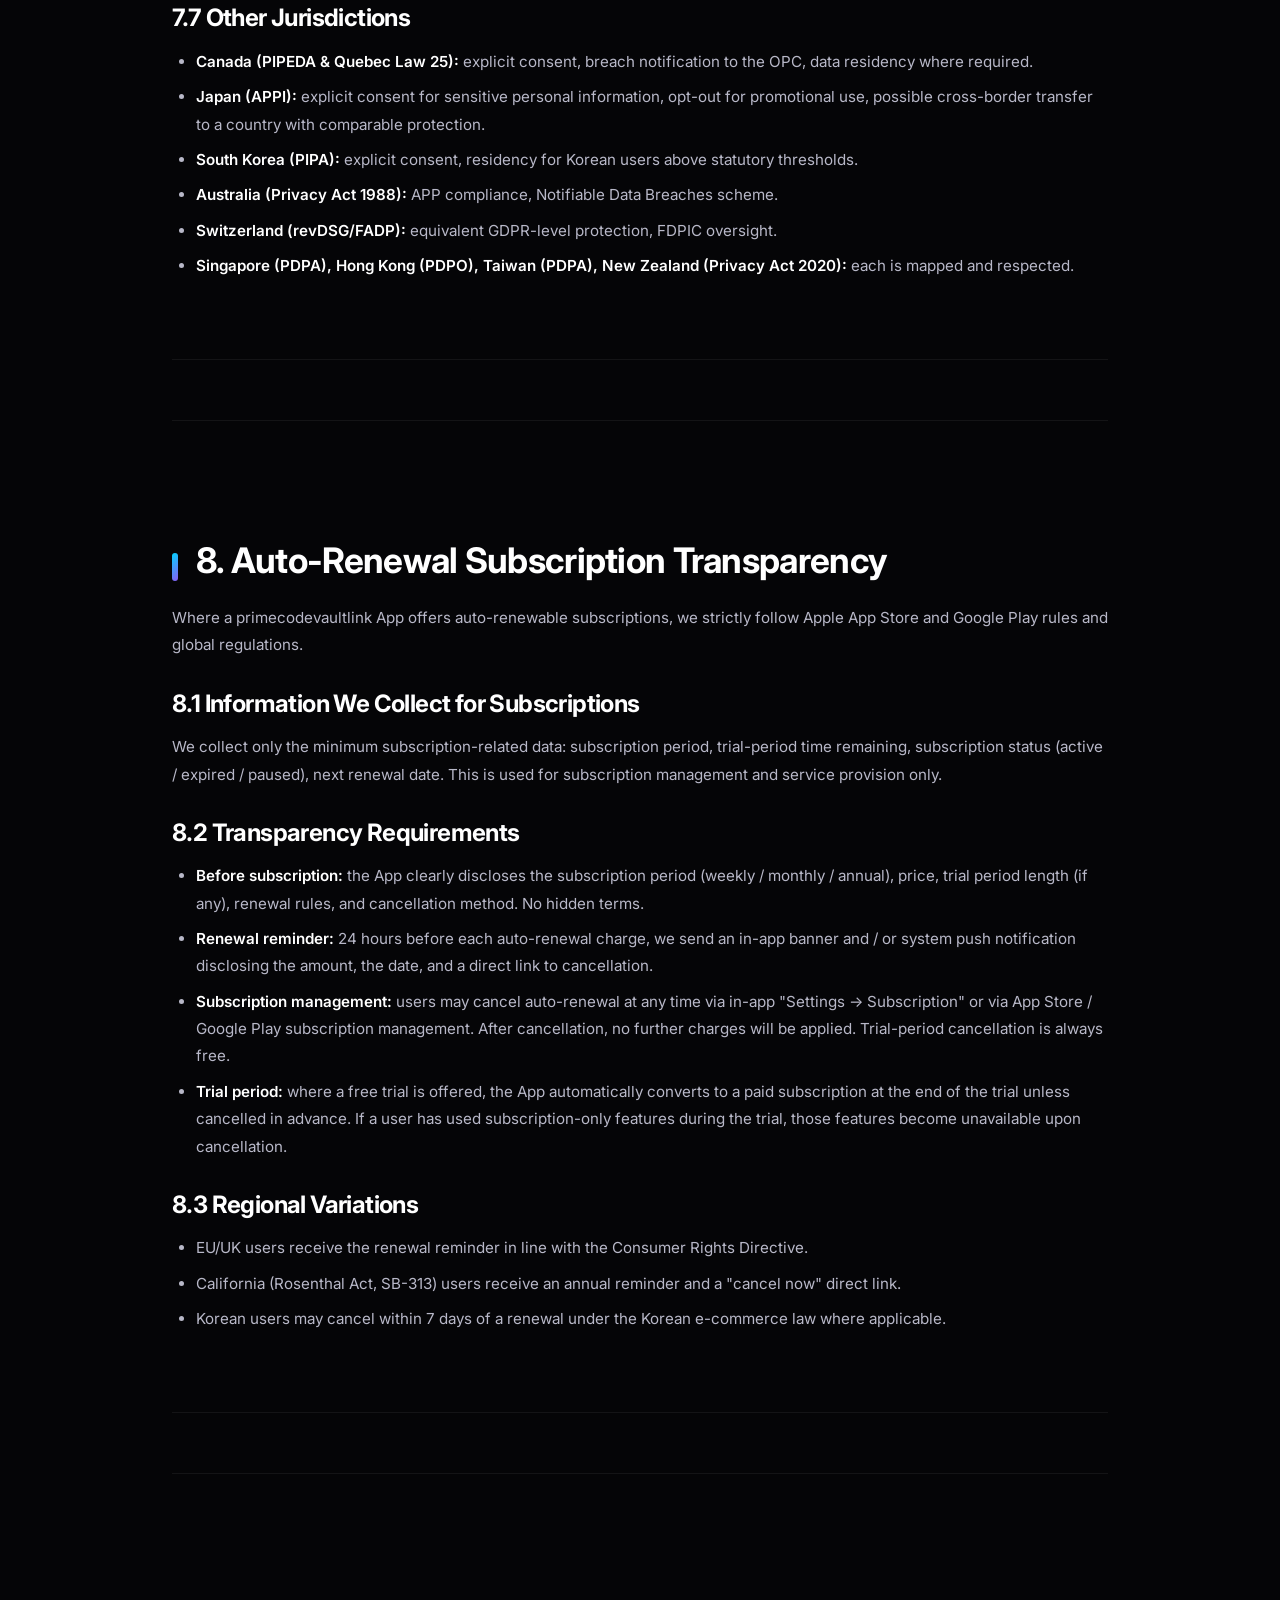
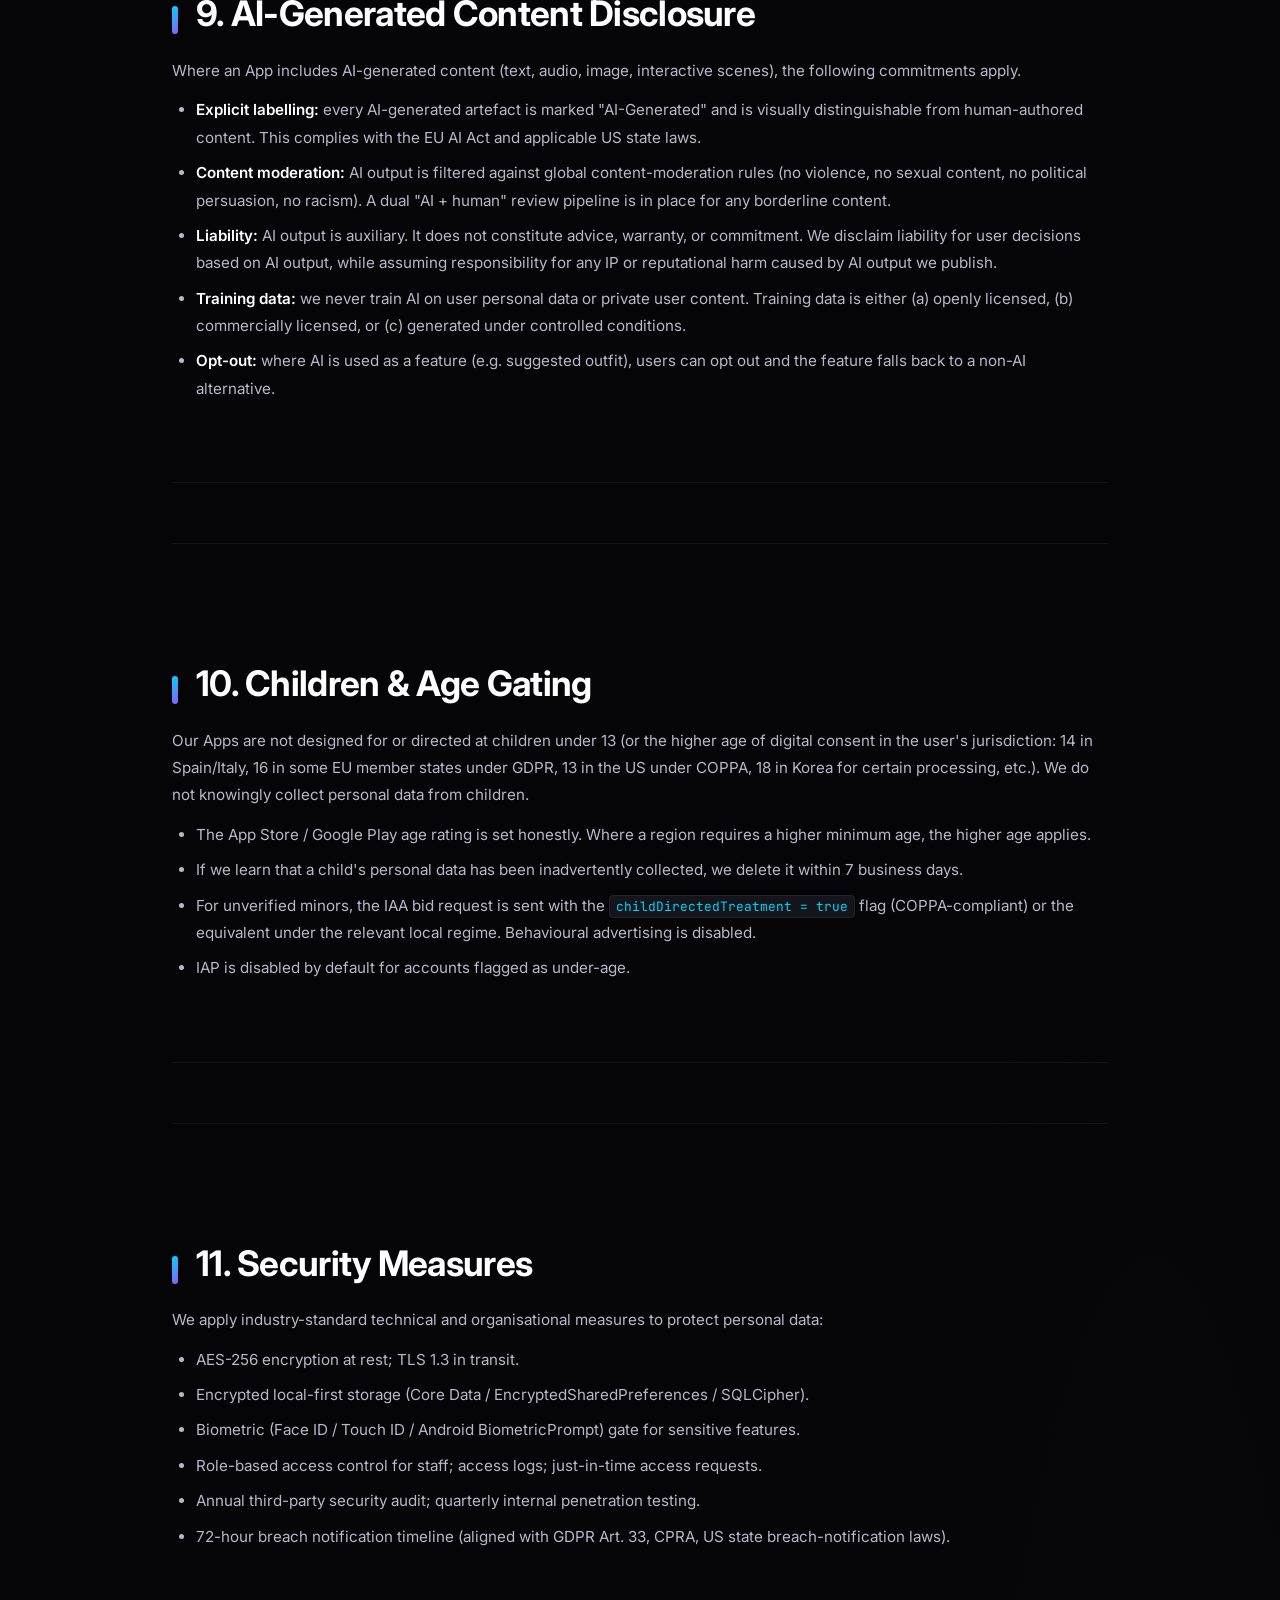
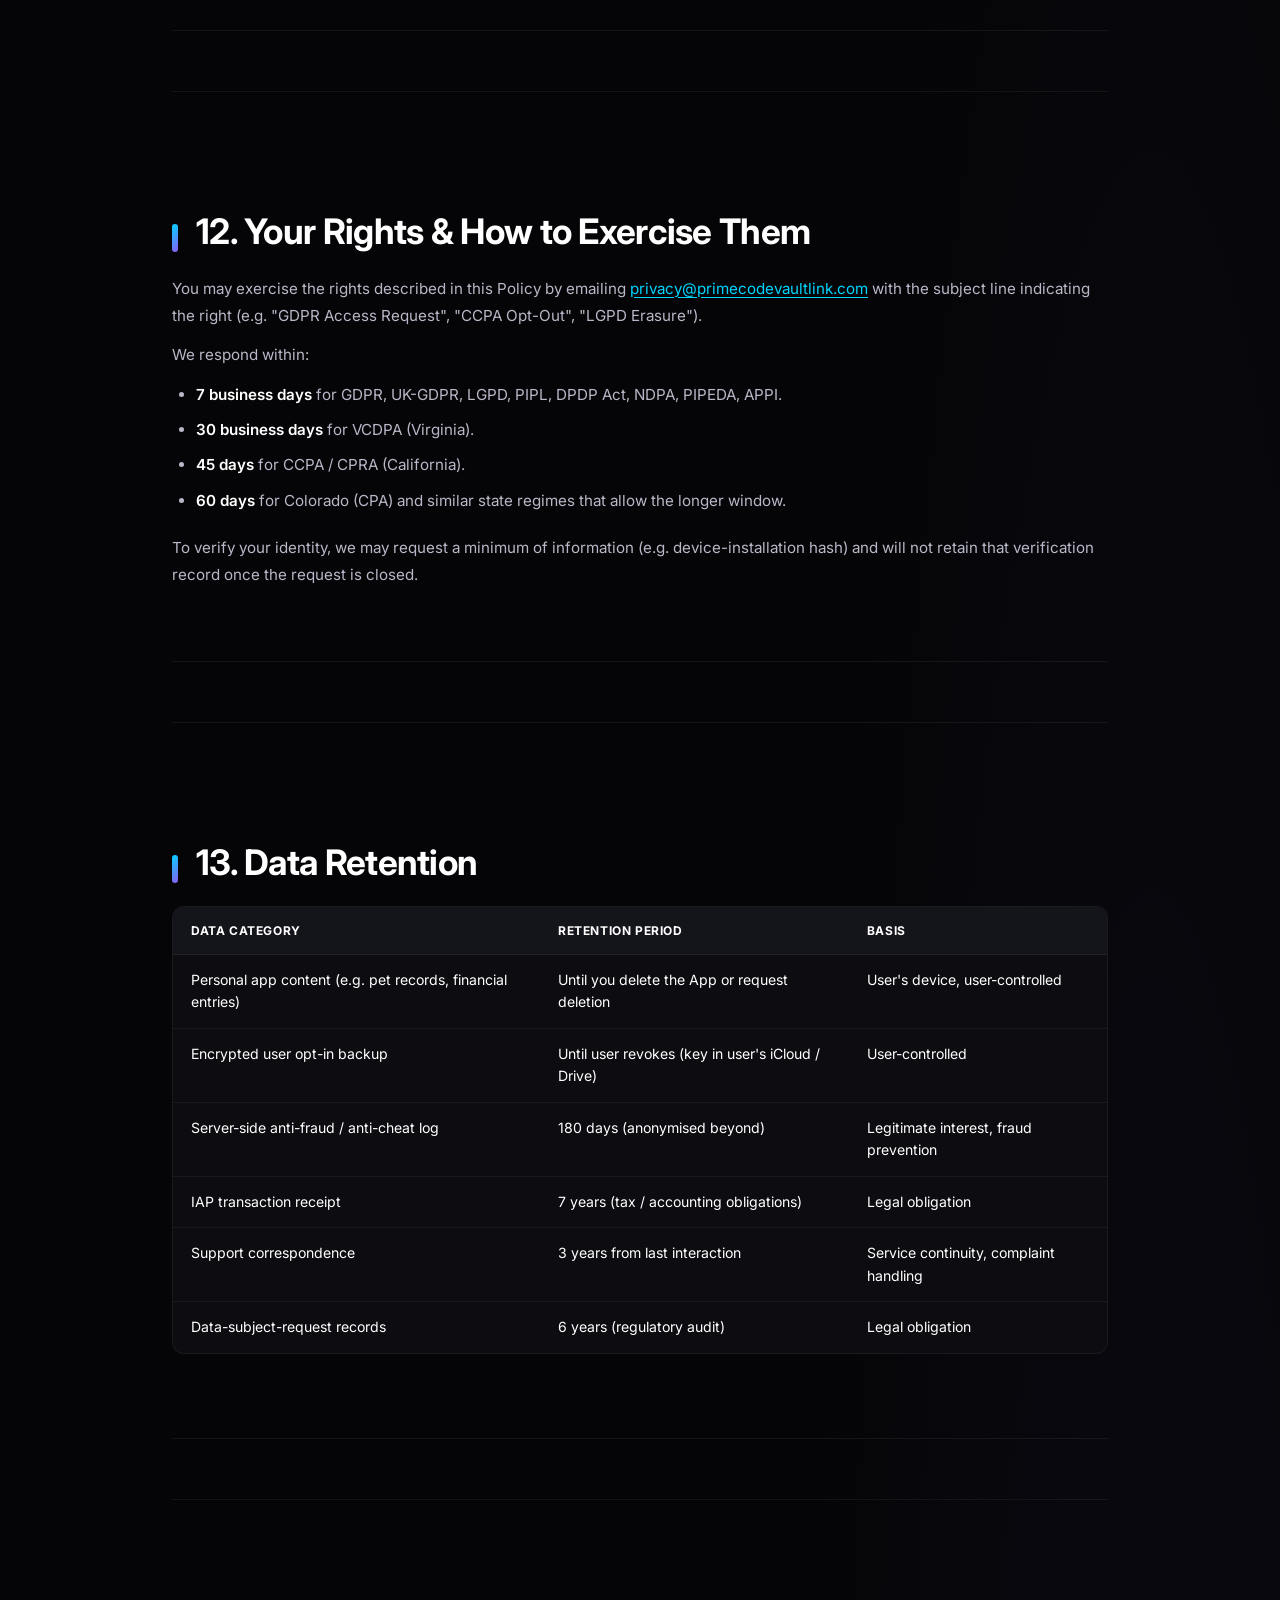
<file: privacy-policy.html>
<!DOCTYPE html>
<html lang="en">
<head>
<meta charset="UTF-8">
<meta name="viewport" content="width=device-width, initial-scale=1.0">
<meta http-equiv="X-UA-Compatible" content="IE=edge">
<title>Privacy Policy — 2026 Global Compliance Edition | primecodevaultlink</title>
<meta name="description" content="The full 2026 Global Compliance Edition Privacy Policy for primecodevaultlink applications. Covers GDPR, UK-GDPR, CCPA/CPRA, VCDPA, LGPD, PIPL, DPDP Act, NDPA, PIPEDA, APPI, DSA transparency, ATT framework, AI Act disclosures, AppLovin MAX, Google AdMob and all integrated ad platforms.">
<meta name="keywords" content="privacy policy, GDPR 2026, UK-GDPR, CCPA, CPRA, VCDPA, LGPD, PIPL, DPDP Act, NDPA, PIPEDA, APPI, DSA transparency, EU AI Act, ATT framework, AppLovin MAX privacy, Google AdMob privacy, AppsFlyer, Adjust, Singular, Tapjoy, Mintegral, Meta Audience Network, Pangle, InMobi, Chartboost, Vungle, ironSource, Fyber, Pangle privacy, Pangle China, ad mediation privacy">
<meta name="author" content="primecodevaultlink">
<meta name="robots" content="index, follow, max-image-preview:large, max-snippet:-1">
<meta name="theme-color" content="#000000">
<link rel="canonical" href="https://primecodevaultlink.com/privacy-policy.html">
<link rel="icon" type="image/svg+xml" href="images/favicon.svg">
<link rel="apple-touch-icon" href="images/favicon.svg">

<meta property="og:type" content="article">
<meta property="og:site_name" content="primecodevaultlink">
<meta property="og:title" content="Privacy Policy — 2026 Global Compliance Edition">
<meta property="og:description" content="GDPR · UK-GDPR · CCPA/CPRA · VCDPA · LGPD · PIPL · DPDP Act · NDPA · PIPEDA · APPI · DSA · EU AI Act.">
<meta property="og:url" content="https://primecodevaultlink.com/privacy-policy.html">
<meta property="og:image" content="images/og-image.svg">
<meta property="og:locale" content="en_US">

<meta name="twitter:card" content="summary_large_image">
<meta name="twitter:title" content="Privacy Policy — 2026 Global Compliance Edition">
<meta name="twitter:description" content="GDPR · UK-GDPR · CCPA/CPRA · VCDPA · LGPD · PIPL · DPDP Act · NDPA · PIPEDA · APPI · DSA · EU AI Act.">
<meta name="twitter:image" content="images/og-image.svg">

<link rel="preconnect" href="https://fonts.googleapis.com">
<link rel="preconnect" href="https://fonts.gstatic.com" crossorigin>
<link href="https://fonts.googleapis.com/css2?family=Inter:wght@300;400;500;600;700;800;900&family=JetBrains+Mono:wght@400;500;600&display=swap" rel="stylesheet">
<link rel="stylesheet" href="css/style.css">
<link rel="stylesheet" href="css/animations.css">
<link rel="stylesheet" href="css/responsive.css">

<script type="application/ld+json">
{
  "@context": "https://schema.org",
  "@type": "PrivacyPolicy",
  "name": "primecodevaultlink Privacy Policy — 2026 Global Compliance Edition",
  "url": "https://primecodevaultlink.com/privacy-policy.html",
  "dateModified": "2026-06-01",
  "publisher": {
    "@type": "Organization",
    "name": "primecodevaultlink",
    "url": "https://primecodevaultlink.com",
    "email": "privacy@primecodevaultlink.com"
  }
}
</script>
</head>
<body>

<div class="loading-screen">
  <div class="loading-logo">
    <svg viewBox="0 0 64 64" fill="none">
      <defs><linearGradient id="loadG" x1="0%" y1="0%" x2="100%" y2="100%"><stop offset="0%" stop-color="#00d4ff"/><stop offset="50%" stop-color="#8b5cf6"/><stop offset="100%" stop-color="#e82127"/></linearGradient></defs>
      <circle cx="32" cy="32" r="28" stroke="url(#loadG)" stroke-width="3" stroke-dasharray="40 130" stroke-linecap="round"/>
    </svg>
  </div>
</div>

<header class="site-header">
  <div class="nav-container">
    <a href="index.html" class="logo">
      <svg viewBox="0 0 64 64" fill="none">
        <defs><linearGradient id="lg1" x1="0%" y1="0%" x2="100%" y2="100%"><stop offset="0%" stop-color="#00d4ff"/><stop offset="100%" stop-color="#8b5cf6"/></linearGradient></defs>
        <circle cx="32" cy="32" r="28" stroke="url(#lg1)" stroke-width="2.5" opacity="0.3"/>
        <path d="M32 8L52 20L52 44L32 56L12 44L12 20L32 8Z" stroke="url(#lg1)" stroke-width="2.5" stroke-linejoin="round"/>
        <path d="M24 22H34C38 22 41 25 41 29C41 33 38 36 34 36H30V42H24V22ZM30 27V31H34C35.5 31 36 30 36 29C36 28 35.5 27 34 27H30Z" fill="url(#lg1)"/>
      </svg>
      <span>primecodevaultlink</span>
    </a>
    <nav><ul class="nav-menu">
      <li><a href="index.html">Home</a></li>
      <li><a href="services.html">Services</a></li>
      <li><a href="advantages.html">Advantages</a></li>
      <li><a href="updates.html">Updates</a></li>
      <li><a href="contact.html">Contact</a></li>
    </ul></nav>
    <a href="contact.html" class="nav-cta magnetic">Start a Project <svg width="14" height="14" viewBox="0 0 24 24" fill="none" stroke="currentColor" stroke-width="2.5"><path d="M5 12h14M13 5l7 7-7 7"/></svg></a>
    <button class="mobile-toggle" aria-label="Toggle menu"><svg viewBox="0 0 24 24" fill="none" stroke="currentColor" stroke-width="2"><line x1="3" y1="6" x2="21" y2="6"/><line x1="3" y1="12" x2="21" y2="12"/><line x1="3" y1="18" x2="21" y2="18"/></svg></button>
  </div>
</header>

<div class="mobile-overlay"></div>
<aside class="mobile-menu">
  <button class="mobile-menu-close" aria-label="Close menu"><svg width="28" height="28" viewBox="0 0 24 24" fill="none" stroke="currentColor" stroke-width="2"><line x1="18" y1="6" x2="6" y2="18"/><line x1="6" y1="6" x2="18" y2="18"/></svg></button>
  <ul>
    <li><a href="index.html">Home</a></li>
    <li><a href="services.html">Services</a></li>
    <li><a href="advantages.html">Advantages</a></li>
    <li><a href="updates.html">Updates</a></li>
    <li><a href="contact.html">Contact</a></li>
    <li><a href="privacy-policy.html">Privacy Policy</a></li>
    <li><a href="terms-of-service.html">Terms of Service</a></li>
    <li><a href="technical-compliance.html">Technical Compliance</a></li>
  </ul>
</aside>

<section class="policy-hero" style="position: relative; overflow: hidden;">
  <div class="hero-bg-grid" style="position: absolute; inset: 0;"></div>
  <img src="images/hero-privacy.png" alt="" style="position: absolute; inset: 0; width: 100%; height: 100%; object-fit: cover; opacity: 0.35;">
  <div style="position: relative; z-index: 1;">
    <span class="policy-meta">Effective Date: 1 June 2026 · Version 2026.1</span>
    <h1>Privacy Policy</h1>
    <p class="section-subtitle" style="max-width: 820px; margin: 24px auto 0;">The 2026 Global Compliance Edition. Covers GDPR, UK-GDPR, CCPA/CPRA, VCDPA, LGPD, PIPL, DPDP Act, NDPA, PIPEDA, APPI, EU Digital Services Act, and EU AI Act disclosures — for every primecodevaultlink iOS, iPadOS, Android, and web application.</p>
  </div>
</section>

<main class="policy-content">

  <div class="toc">
    <h2>Table of Contents</h2>
    <ol class="toc-list">
      <li><a href="#scope">1. Scope &amp; Application</a></li>
      <li><a href="#controller">2. Data Controller &amp; Representatives</a></li>
      <li><a href="#data-collection">3. Data Collection (Granularity &amp; Purpose)</a></li>
      <li><a href="#third-party">4. Third-Party Data Sharing Architecture</a></li>
      <li><a href="#ad-platforms">5. Ad Platforms We Integrate (AppLovin MAX, AdMob, etc.)</a></li>
      <li><a href="#ad-formats">6. Ad Formats Implemented (Splash, Rewarded, Interstitial, Banner)</a></li>
      <li><a href="#regional">7. Global Regional Compliance</a></li>
      <li><a href="#subscription">8. Auto-Renewal Subscriptions</a></li>
      <li><a href="#ai">9. AI-Generated Content Disclosure</a></li>
      <li><a href="#children">10. Children &amp; Age-Gating</a></li>
      <li><a href="#security">11. Security Measures</a></li>
      <li><a href="#rights">12. Your Rights &amp; How to Exercise Them</a></li>
      <li><a href="#retention">13. Data Retention</a></li>
      <li><a href="#transfers">14. International Data Transfers</a></li>
      <li><a href="#changes">15. Changes to This Policy</a></li>
      <li><a href="#contact-privacy">16. Contact</a></li>
    </ol>
  </div>

  <!-- 1. Scope -->
  <section class="policy-section" id="scope">
    <h2>1. Scope &amp; Application</h2>
    <p>This Privacy Policy ("Policy") applies to all applications, software, websites, services and products published, operated or distributed by <strong>primecodevaultlink</strong> ("we", "us", "our", the "Studio") under the brand name "primecodevaultlink" or any product name within the primecodevaultlink matrix (including but not limited to Pet Health Archive, Home Cost Engine, Offline Language Memory, Wardrobe Inventory Planner, Audio Sheet Archive, and Monthly Spending Analytics), collectively the "Apps" or "Services".</p>
    <p>This Policy is published in English. Translations may be provided for convenience; in case of conflict, the English version prevails. This version (2026.1) supersedes all prior versions.</p>
    <p>By downloading, installing, registering for, or otherwise using our Apps, you confirm that you have read, understood, and agreed to this Policy. If you do not agree, please discontinue use and uninstall the relevant App.</p>
    <div class="policy-callout">
      <p><strong>Our guiding principle:</strong> data minimisation, purpose limitation, and local-first storage. We collect only what we need to operate the App, and we keep it on your device whenever technically feasible.</p>
    </div>
  </section>

  <!-- 2. Controller -->
  <section class="policy-section" id="controller">
    <h2>2. Data Controller &amp; Regional Representatives</h2>
    <h3>2.1 Data Controller</h3>
    <p>The data controller responsible for your personal data is <strong>primecodevaultlink</strong>, registered at St John's Innovation Centre, Cambridge, United Kingdom. You can reach our Data Protection Officer at <a href="mailto:privacy@primecodevaultlink.com">privacy@primecodevaultlink.com</a>.</p>

    <h3>2.2 EU &amp; UK GDPR Representative (Article 27 / UK GDPR Article 27)</h3>
    <p>For users in the European Economic Area and the United Kingdom, our appointed Article 27 representative can be contacted for any data-protection inquiry. Details are provided on request at <a href="mailto:privacy@primecodevaultlink.com">privacy@primecodevaultlink.com</a> and are answered within 7 business days.</p>

    <h3>2.3 Other Regional Representatives</h3>
    <ul>
      <li><strong>Brazil (LGPD) — Encarregado / DPO:</strong> reachable at <a href="mailto:privacy@primecodevaultlink.com">privacy@primecodevaultlink.com</a> with subject "LGPD".</li>
      <li><strong>India (DPDP Act) — Data Protection Officer:</strong> reachable at <a href="mailto:privacy@primecodevaultlink.com">privacy@primecodevaultlink.com</a> with subject "DPDP".</li>
      <li><strong>Saudi Arabia (PDPL) — Local Contact:</strong> reachable at <a href="mailto:privacy@primecodevaultlink.com">privacy@primecodevaultlink.com</a> with subject "NDPA".</li>
    </ul>
  </section>

  <!-- 3. Data Collection -->
  <section class="policy-section" id="data-collection">
    <h2>3. Data Collection — Specific Granularity &amp; Purpose</h2>
    <p>We strictly follow the principle of <strong>data minimisation</strong>. We collect the following categories of information only to the extent necessary to operate IAA (in-app advertising) and IAP (in-app purchase) systems, to optimise user experience, and to prevent fraud. All data handling complies with global privacy regulations.</p>

    <h3>3.1 Device Fingerprint &amp; Identifiers</h3>
    <ul>
      <li><strong>IDFA (Identifier for Advertisers, iOS):</strong> collected only after explicit ATT (App Tracking Transparency) consent is granted. Used to deliver personalised ads and to attribute installs.</li>
      <li><strong>GAID (Google Advertising ID, Android):</strong> used similarly to IDFA, opt-out via device privacy settings.</li>
      <li><strong>OAID (Open Anonymous ID, China-region Android):</strong> used as a replacement for GAID in China-region builds, in line with the MIIT / TC260 guidance.</li>
      <li><strong>Device brand, model, screen resolution, OS version, language settings, battery state, system clock offset</strong> — used to detect timezone cheating and cross-region price-fraud; not used to identify the user.</li>
      <li><strong>Encrypted device-only unique identifier:</strong> a per-install hash rotated at least every 30 days; never linked to a user's real-world identity.</li>
    </ul>

    <h3>3.2 Network Environment Data</h3>
    <ul>
      <li><strong>IP address:</strong> used only for geographic compliance filtering and to determine applicable regional regulations. IP addresses are not used for precise geolocation and are truncated or hashed where technically possible.</li>
      <li><strong>Mobile carrier name, Wi-Fi connection state, network type (4G/5G/Wi-Fi):</strong> used to ensure service stability and to apply regional compliance gating.</li>
    </ul>

    <h3>3.3 Behavioural Data (IAA &amp; UX)</h3>
    <h4>3.3.1 Advertising Behaviour</h4>
    <ul>
      <li>Ad display ID, click timestamp, conversion path, rewarded-video watch duration and drop-off moment, dwell time on displayed ad — used to optimise ad delivery and to detect ad fraud.</li>
      <li>Data is used for internal analysis and, after de-identification, may be shared with the third-party ad platforms listed in <a href="#ad-platforms">Section 5</a>.</li>
    </ul>
    <h4>3.3.2 App Logic</h4>
    <ul>
      <li>Core loop trigger count, paywall impression / click rate, onboarding drop-off point, feature-use frequency — used to optimise in-app UX and layout, not to identify a user.</li>
    </ul>

    <h3>3.4 Financial Transaction Data (IAP)</h3>
    <ul>
      <li>We receive <strong>transaction receipts only</strong> through the official App Store / Google Play APIs. We never collect, store, transmit, or process bank card numbers, CVV codes, payment passwords, or card expiry dates — all payment data is handled exclusively by Apple / Google.</li>
      <li>We record: order ID, product name and quantity, payment currency, payment amount, country code, transaction timestamp, whether the order is a sandbox test order, and order status (success / failure / refund) — used for order verification, refund processing, financial reconciliation, and payment-fraud prevention.</li>
    </ul>

    <div class="policy-callout">
      <p><strong>Encryption:</strong> all data in transit is encrypted via HTTPS / TLS 1.3. All data at rest is encrypted using AES-256. Access to encrypted data is logged and limited to authorised personnel only.</p>
    </div>
  </section>

  <!-- 4. Third-party -->
  <section class="policy-section" id="third-party">
    <h2>4. Deep Third-Party Sharing Architecture</h2>
    <p>To operate IAA, IAP, anti-fraud, and payment-processing flows, we share the minimum data necessary with vetted third-party ecosystems. All sharing follows the principles of <em>minimum necessary, encrypted in transit, fully auditable</em>. We never share sensitive personal information. Each partner's privacy policy governs their downstream use; please consult them for detail.</p>

    <table class="policy-table">
      <thead>
        <tr>
          <th>Category</th>
          <th>Partner</th>
          <th>Purpose</th>
          <th>Data Shared (minimum)</th>
        </tr>
      </thead>
      <tbody>
        <tr>
          <td rowspan="6">Ad Mediation</td>
          <td>AppLovin (MAX)</td>
          <td>RTB bidding, fill optimisation, mediation</td>
          <td>De-identified device info, ad display / click data</td>
        </tr>
        <tr><td>Google AdMob</td><td>RTB bidding, fill optimisation</td><td>De-identified device info, ad display / click data</td></tr>
        <tr><td>Unity LevelPlay (ironSource)</td><td>Mediation, waterfall</td><td>De-identified device info, ad display / click data</td></tr>
        <tr><td>Meta Audience Network</td><td>Audience match (with consent)</td><td>De-identified device info, hashed email (if provided)</td></tr>
        <tr><td>Pangle (ByteDance)</td><td>China-region fill &amp; global fill</td><td>OAID, de-identified device info</td></tr>
        <tr><td>InMobi</td><td>RTB bidding</td><td>De-identified device info</td></tr>
        <tr>
          <td rowspan="4">Attribution / Anti-Fraud</td>
          <td>AppsFlyer</td><td>Install attribution, fraud detection</td><td>De-identified device info, install attribution data</td></tr>
        <tr><td>Adjust</td><td>Install attribution, fraud detection</td><td>De-identified device info, install attribution data</td></tr>
        <tr><td>Singular</td><td>Install attribution, fraud detection</td><td>De-identified device info, install attribution data</td></tr>
        <tr><td>Kochava / Branch (optional)</td><td>Install attribution</td><td>De-identified device info, install attribution data</td></tr>
        <tr>
          <td rowspan="2">Payment Processors</td>
          <td>Apple Inc.</td><td>IAP processing, order validation</td><td>Order-related data (no sensitive payment data)</td></tr>
        <tr><td>Google LLC</td><td>IAP processing, order validation</td><td>Order-related data (no sensitive payment data)</td></tr>
        <tr>
          <td rowspan="3">Consent Management</td>
          <td>Usercentrics</td><td>CMP, GDPR / DSA consent</td><td>Consent state hash, region</td></tr>
        <tr><td>OneTrust</td><td>CMP, consent records</td><td>Consent state hash, region</td></tr>
        <tr><td>IAB Europe TCF v2.2</td><td>TC String</td><td>TC String</td></tr>
      </tbody>
    </table>

    <p>Each third-party partner has signed a Data Processing Agreement (DPA) and a confidentiality agreement with us, defining the scope, duration, and security responsibilities of data processing. We conduct regular compliance audits; if a partner is found to be non-compliant, we terminate the partnership immediately and pursue any contractual remedies.</p>
    <p>Users can view the active third-party sharing list in the App's "Privacy &amp; Data" settings and may opt out of non-essential sharing at any time. Opt-out may reduce ad relevance and certain functionality.</p>
  </section>

  <!-- 5. Ad Platforms -->
  <section class="policy-section" id="ad-platforms">
    <h2>5. Advertising Platforms We Integrate</h2>
    <p>The following advertising and monetisation platforms are integrated across the primecodevaultlink app matrix. Each is bound by a signed DPA. The list below includes the official privacy-policy URL for each platform; please consult it for downstream use of bid signals.</p>

    <h3>5.1 Ad Mediation &amp; Header Bidding</h3>
    <ul>
      <li><strong>AppLovin MAX</strong> — <a href="https://www.applovin.com/privacy/" target="_blank" rel="noopener">applovin.com/privacy</a></li>
      <li><strong>Google AdMob</strong> — <a href="https://policies.google.com/privacy" target="_blank" rel="noopener">policies.google.com/privacy</a></li>
      <li><strong>Unity LevelPlay (ironSource)</strong> — <a href="https://unity.com/legal/privacy-policy" target="_blank" rel="noopener">unity.com/legal/privacy-policy</a></li>
      <li><strong>Meta Audience Network</strong> — <a href="https://www.facebook.com/policy.php" target="_blank" rel="noopener">facebook.com/policy.php</a></li>
      <li><strong>Pangle (ByteDance)</strong> — <a href="https://www.pangleglobal.com/privacy" target="_blank" rel="noopener">pangleglobal.com/privacy</a></li>
      <li><strong>InMobi</strong> — <a href="https://www.inmobi.com/privacy-policy" target="_blank" rel="noopener">inmobi.com/privacy-policy</a></li>
      <li><strong>Chartboost (now Zynn)</strong> — <a href="https://www.chartboost.com/privacy/" target="_blank" rel="noopener">chartboost.com/privacy</a></li>
      <li><strong>Vungle (now part of Liftoff)</strong> — <a href="https://liftoff.io/privacy-policy/" target="_blank" rel="noopener">liftoff.io/privacy-policy</a></li>
      <li><strong>ironSource (now Unity)</strong> — <a href="https://www.is.com/privacy-policy" target="_blank" rel="noopener">is.com/privacy-policy</a></li>
      <li><strong>Tapjoy</strong> — <a href="https://www.tapjoy.com/legal/advertisers/privacy-policy/" target="_blank" rel="noopener">tapjoy.com/legal/advertisers/privacy-policy</a></li>
      <li><strong>Mintegral (Mobvista)</strong> — <a href="https://www.mintegral.com/en/privacy" target="_blank" rel="noopener">mintegral.com/en/privacy</a></li>
      <li><strong>Fyber (now Digital Turbine)</strong> — <a href="https://www.digitalturbine.com/privacy-policy/" target="_blank" rel="noopener">digitalturbine.com/privacy-policy</a></li>
    </ul>

    <h3>5.2 Attribution &amp; Mobile Measurement Partners (MMP)</h3>
    <ul>
      <li><strong>AppsFlyer</strong> — <a href="https://www.appsflyer.com/legal/privacy-policy/" target="_blank" rel="noopener">appsflyer.com/legal/privacy-policy</a></li>
      <li><strong>Adjust</strong> — <a href="https://www.adjust.com/terms/privacy-policy/" target="_blank" rel="noopener">adjust.com/terms/privacy-policy</a></li>
      <li><strong>Singular</strong> — <a href="https://www.singular.net/privacy-policy/" target="_blank" rel="noopener">singular.net/privacy-policy</a></li>
      <li><strong>Kochava</strong> — <a href="https://www.kochava.com/privacy-policy/" target="_blank" rel="noopener">kochava.com/privacy-policy</a></li>
      <li><strong>Branch</strong> — <a href="https://branch.io/policies/privacy-policy/" target="_blank" rel="noopener">branch.io/policies/privacy-policy</a></li>
    </ul>

    <h3>5.3 Consent Management Platforms (CMP)</h3>
    <ul>
      <li><strong>Usercentrics</strong> — <a href="https://usercentrics.com/privacy-policy/" target="_blank" rel="noopener">usercentrics.com/privacy-policy</a></li>
      <li><strong>OneTrust</strong> — <a href="https://www.onetrust.com/privacy-policy/" target="_blank" rel="noopener">onetrust.com/privacy-policy</a></li>
    </ul>

    <p>For users in the European Economic Area, the United Kingdom, and Switzerland, the IAB Europe Transparency &amp; Consent Framework (TCF) v2.2 standard applies. Our CMP produces a TC String that is propagated through every bid request.</p>
  </section>

  <!-- 6. Ad Formats -->
  <section class="policy-section" id="ad-formats">
    <h2>6. Ad Formats Implemented</h2>
    <p>Below is the complete set of in-app advertising (IAA) formats implemented across the primecodevaultlink app matrix, the disclosure / consent requirements for each, and the frequency / behavioural guardrails we apply.</p>

    <table class="policy-table">
      <thead>
        <tr>
          <th>Ad Format</th>
          <th>Description</th>
          <th>Disclosure &amp; Consent</th>
          <th>Frequency / Behavioural Guardrail</th>
        </tr>
      </thead>
      <tbody>
        <tr>
          <td><strong>App Open / Splash Ad</strong></td>
          <td>Full-screen ad served on cold start or foreground resume.</td>
          <td>Disclosure label "Ad" visible; consent required for personalised variants.</td>
          <td>Maximum 1 per session; 5-second dismissible skip button (DSA-aligned).</td>
        </tr>
        <tr>
          <td><strong>Rewarded Video Ad</strong></td>
          <td>User-elected full video view in exchange for an in-app reward.</td>
          <td>"Watch full ad to earn reward" copy mandatory; consent required for personalised variants.</td>
          <td>Skip button after 5 s (DSA-aligned); server-side reward validation; anti-emulator fingerprinting.</td>
        </tr>
        <tr>
          <td><strong>Interstitial Ad</strong></td>
          <td>Full-screen ad served at natural app transition points (e.g. level end, between screens).</td>
          <td>Disclosure label "Ad" visible; consent required for personalised variants.</td>
          <td>Minimum 30-second gap between impressions; never shown on first-launch flow or during checkout.</td>
        </tr>
        <tr>
          <td><strong>Banner / Adaptive Banner Ad</strong></td>
          <td>Inline anchored banner placed within app chrome.</td>
          <td>Disclosure label "Ad" visible; consent required for personalised variants.</td>
          <td>Refresh interval capped at 60 s; collapsible on scroll; GDPR / CCPA consent string honoured before bid request.</td>
        </tr>
        <tr>
          <td><strong>Native &amp; Native Video Ad</strong></td>
          <td>Customisable template blending with app chrome — headlines, images, CTAs.</td>
          <td>Disclosure label "Ad" or "Sponsored" always visible; consent required for personalised variants.</td>
          <td>Visual style must not mimic in-app UI elements; explicit "Ad" badge at all times.</td>
        </tr>
        <tr>
          <td><strong>Offerwall</strong></td>
          <td>Tapjoy / Fyber style list of partner offers the user can complete in exchange for in-app rewards.</td>
          <td>Each offer is labelled as sponsored; consent required.</td>
          <td>Per-country compliance review; anti-fraud throttling; restricted in jurisdictions that prohibit the format (e.g. certain EU member states).</td>
        </tr>
        <tr>
          <td><strong>Playable Ad</strong></td>
          <td>Interactive mini-game preview, often used as a rewarded or interstitial format.</td>
          <td>"Ad" disclosure visible; consent required.</td>
          <td>Optional "skip" after 5 s; data-use limited to engagement analytics, not behavioural profiling.</td>
        </tr>
      </tbody>
    </table>

    <p>For all formats: where ATT (iOS) or the relevant Android consent (e.g. Privacy Sandbox Topics) is denied, the ad request is sent with <code>allow_tracking = false</code> (iOS) or <code>non-personalised</code> (Android) signals. Personalised ads are never shown to users who have refused consent.</p>
  </section>

  <!-- 7. Regional -->
  <section class="policy-section" id="regional">
    <h2>7. Global Regional Compliance</h2>
    <p>We adapt our data-handling practices to the laws of every region we operate in. Below is the region-specific overview.</p>

    <h3>7.1 European Union (GDPR) &amp; United Kingdom (UK-GDPR)</h3>
    <h4>7.1.1 Legal Basis</h4>
    <p>We process your personal data under one or more of the following legal bases, as set out in Article 6 GDPR / UK-GDPR:</p>
    <ul>
      <li><strong>Performance of a contract</strong> (Art. 6(1)(b)) — to provide the App services you have requested.</li>
      <li><strong>Explicit consent</strong> (Art. 6(1)(a)) — for advertising personalisation, ATT, non-essential cookies / SDKs, and any AI features.</li>
      <li><strong>Legitimate interest</strong> (Art. 6(1)(f)) — for anti-fraud, service stability, and analytics that do not override your fundamental rights.</li>
      <li><strong>Legal obligation</strong> (Art. 6(1)(c)) — to comply with applicable law.</li>
    </ul>

    <h4>7.1.2 EU/UK Representative</h4>
    <p>See <a href="#controller">Section 2.2</a>.</p>

    <h4>7.1.3 DSA Transparency</h4>
    <p>As required by the EU Digital Services Act (DSA):</p>
    <ul>
      <li>We <strong>publicly disclose</strong> our ad-placement logic, content-moderation standards, and any algorithmic recommendation system used in our Apps.</li>
      <li>We publish a <strong>transparency report</strong> at least every six months covering content-moderation actions, user complaints received, and the response to each.</li>
      <li>For any feature involving user-generated content (UGC), we operate a "notice and action" mechanism: 24-hour takedown SLA for clearly illegal content, with appeal rights.</li>
      <li>We cooperate with the European Board for Digital Services and with national Digital Services Coordinators.</li>
    </ul>

    <h4>7.1.4 Your Rights</h4>
    <p>You have the right to:</p>
    <ul>
      <li><strong>Access</strong> the personal data we hold about you (Art. 15).</li>
      <li><strong>Rectification</strong> of inaccurate or incomplete data (Art. 16).</li>
      <li><strong>Erasure</strong> ("right to be forgotten") (Art. 17).</li>
      <li><strong>Restriction of processing</strong> (Art. 18).</li>
      <li><strong>Data portability</strong> (Art. 20) — receive your data in a structured, machine-readable format.</li>
      <li><strong>Object</strong> to processing based on legitimate interest (Art. 21) and to processing for direct marketing (Art. 21(2)).</li>
      <li><strong>Withdraw consent</strong> at any time, without affecting the lawfulness of prior processing (Art. 7(3)).</li>
      <li><strong>Lodge a complaint</strong> with your national supervisory authority (e.g. the ICO in the UK, the CNIL in France, the BfDI in Germany) or with the European Data Protection Board (EDPB).</li>
    </ul>

    <h3>7.2 United States (CCPA / CPRA / VCDPA / State-by-State)</h3>
    <h4>7.2.1 No Sale of Personal Information</h4>
    <p>We <strong>do not sell</strong> your personal information to any third party (including advertisers, data brokers, or attribution partners). However, under California CPRA and Virginia CDPA, the act of sharing device identifiers with mediation partners for personalised advertising may constitute "sharing" (cross-context behavioural advertising). Where this occurs, we provide a clear in-app opt-out.</p>

    <h4>7.2.2 "Do Not Track" / Global Privacy Control</h4>
    <p>We honour the device-level <strong>Do Not Track</strong> signal, the iOS <strong>Limit Ad Tracking</strong> setting, and the browser-level <strong>Global Privacy Control (GPC)</strong>. When any of these signals is present, we suppress all behavioural tracking and serve only contextual or non-personalised ads.</p>

    <h4>7.2.3 State-by-State Compliance</h4>
    <ul>
      <li><strong>California (CCPA / CPRA):</strong> Right to know (categories disclosed in past 12 months), right to delete, right to opt out of "sale / sharing", right to limit use of sensitive personal information, right to non-discrimination. Response within 45 days.</li>
      <li><strong>Virginia (VCDPA):</strong> Right to access, right to correct, right to delete, right to opt out of (a) targeted advertising, (b) "sale" of personal data, (c) profiling. Response within 30 days.</li>
      <li><strong>Texas (TDPSA):</strong> Free access to consumer data; no barriers to data-subject requests; prohibition on sharing sensitive data without written consent.</li>
      <li><strong>Colorado (CPA):</strong> Universal opt-out mechanism recognition, right to access, correct, delete, and opt out.</li>
      <li><strong>Connecticut (CTDPA), Utah (UCPA), Montana (MCDPA), Oregon (OCPA), Tennessee (TIPA), Florida (FDBR), Iowa, Indiana, New Hampshire:</strong> each is mapped in our internal compliance matrix and respected in our data flows.</li>
    </ul>

    <h3>7.3 Brazil (LGPD)</h3>
    <p>We comply with the Lei Geral de Proteção de Dados. We collect personal data only after explicit consent, with clear purpose, scope, and method. Brazilian users retain the rights of access, correction, deletion, portability, and consent withdrawal. Brazilian user data is stored on Brazil-region servers; cross-border transfer requires ANPD authorisation or use of standard contractual clauses.</p>

    <h3>7.4 China (PIPL / DSL / Cross-Border Data Transfer Rules)</h3>
    <p>We comply with the Personal Information Protection Law (PIPL), the Data Security Law (DSL), the Cybersecurity Law (CSL), and the <em>Provisions on Promoting and Regulating the Cross-Border Data Flows</em> (2024). For users in mainland China, personal data is stored on China-region servers. Sensitive personal information is collected only with separate explicit consent. Cross-border transfer follows security assessment / standard contract / certification as required.</p>

    <h3>7.5 India (DPDP Act)</h3>
    <p>We comply with the Digital Personal Data Protection Act, 2023. We collect personal data only with informed consent for a specific purpose. Users may withdraw consent at any time. We have appointed a Data Protection Officer. Cross-border transfer requires MeitY approval for any restricted data category.</p>

    <h3>7.6 Saudi Arabia (PDPL)</h3>
    <p>We comply with the Personal Data Protection Law. Saudi user data is stored on Saudi-region servers; cross-border transfer follows NDPA authorisation procedures.</p>

    <h3>7.7 Other Jurisdictions</h3>
    <ul>
      <li><strong>Canada (PIPEDA &amp; Quebec Law 25):</strong> explicit consent, breach notification to the OPC, data residency where required.</li>
      <li><strong>Japan (APPI):</strong> explicit consent for sensitive personal information, opt-out for promotional use, possible cross-border transfer to a country with comparable protection.</li>
      <li><strong>South Korea (PIPA):</strong> explicit consent, residency for Korean users above statutory thresholds.</li>
      <li><strong>Australia (Privacy Act 1988):</strong> APP compliance, Notifiable Data Breaches scheme.</li>
      <li><strong>Switzerland (revDSG/FADP):</strong> equivalent GDPR-level protection, FDPIC oversight.</li>
      <li><strong>Singapore (PDPA), Hong Kong (PDPO), Taiwan (PDPA), New Zealand (Privacy Act 2020):</strong> each is mapped and respected.</li>
    </ul>
  </section>

  <!-- 8. Subscriptions -->
  <section class="policy-section" id="subscription">
    <h2>8. Auto-Renewal Subscription Transparency</h2>
    <p>Where a primecodevaultlink App offers auto-renewable subscriptions, we strictly follow Apple App Store and Google Play rules and global regulations.</p>

    <h3>8.1 Information We Collect for Subscriptions</h3>
    <p>We collect only the minimum subscription-related data: subscription period, trial-period time remaining, subscription status (active / expired / paused), next renewal date. This is used for subscription management and service provision only.</p>

    <h3>8.2 Transparency Requirements</h3>
    <ul>
      <li><strong>Before subscription:</strong> the App clearly discloses the subscription period (weekly / monthly / annual), price, trial period length (if any), renewal rules, and cancellation method. No hidden terms.</li>
      <li><strong>Renewal reminder:</strong> 24 hours before each auto-renewal charge, we send an in-app banner and / or system push notification disclosing the amount, the date, and a direct link to cancellation.</li>
      <li><strong>Subscription management:</strong> users may cancel auto-renewal at any time via in-app "Settings → Subscription" or via App Store / Google Play subscription management. After cancellation, no further charges will be applied. Trial-period cancellation is always free.</li>
      <li><strong>Trial period:</strong> where a free trial is offered, the App automatically converts to a paid subscription at the end of the trial unless cancelled in advance. If a user has used subscription-only features during the trial, those features become unavailable upon cancellation.</li>
    </ul>

    <h3>8.3 Regional Variations</h3>
    <ul>
      <li>EU/UK users receive the renewal reminder in line with the Consumer Rights Directive.</li>
      <li>California (Rosenthal Act, SB-313) users receive an annual reminder and a "cancel now" direct link.</li>
      <li>Korean users may cancel within 7 days of a renewal under the Korean e-commerce law where applicable.</li>
    </ul>
  </section>

  <!-- 9. AI -->
  <section class="policy-section" id="ai">
    <h2>9. AI-Generated Content Disclosure</h2>
    <p>Where an App includes AI-generated content (text, audio, image, interactive scenes), the following commitments apply.</p>
    <ul>
      <li><strong>Explicit labelling:</strong> every AI-generated artefact is marked "AI-Generated" and is visually distinguishable from human-authored content. This complies with the EU AI Act and applicable US state laws.</li>
      <li><strong>Content moderation:</strong> AI output is filtered against global content-moderation rules (no violence, no sexual content, no political persuasion, no racism). A dual "AI + human" review pipeline is in place for any borderline content.</li>
      <li><strong>Liability:</strong> AI output is auxiliary. It does not constitute advice, warranty, or commitment. We disclaim liability for user decisions based on AI output, while assuming responsibility for any IP or reputational harm caused by AI output we publish.</li>
      <li><strong>Training data:</strong> we never train AI on user personal data or private user content. Training data is either (a) openly licensed, (b) commercially licensed, or (c) generated under controlled conditions.</li>
      <li><strong>Opt-out:</strong> where AI is used as a feature (e.g. suggested outfit), users can opt out and the feature falls back to a non-AI alternative.</li>
    </ul>
  </section>

  <!-- 10. Children -->
  <section class="policy-section" id="children">
    <h2>10. Children &amp; Age Gating</h2>
    <p>Our Apps are not designed for or directed at children under 13 (or the higher age of digital consent in the user's jurisdiction: 14 in Spain/Italy, 16 in some EU member states under GDPR, 13 in the US under COPPA, 18 in Korea for certain processing, etc.). We do not knowingly collect personal data from children.</p>
    <ul>
      <li>The App Store / Google Play age rating is set honestly. Where a region requires a higher minimum age, the higher age applies.</li>
      <li>If we learn that a child's personal data has been inadvertently collected, we delete it within 7 business days.</li>
      <li>For unverified minors, the IAA bid request is sent with the <code>childDirectedTreatment = true</code> flag (COPPA-compliant) or the equivalent under the relevant local regime. Behavioural advertising is disabled.</li>
      <li>IAP is disabled by default for accounts flagged as under-age.</li>
    </ul>
  </section>

  <!-- 11. Security -->
  <section class="policy-section" id="security">
    <h2>11. Security Measures</h2>
    <p>We apply industry-standard technical and organisational measures to protect personal data:</p>
    <ul>
      <li>AES-256 encryption at rest; TLS 1.3 in transit.</li>
      <li>Encrypted local-first storage (Core Data / EncryptedSharedPreferences / SQLCipher).</li>
      <li>Biometric (Face ID / Touch ID / Android BiometricPrompt) gate for sensitive features.</li>
      <li>Role-based access control for staff; access logs; just-in-time access requests.</li>
      <li>Annual third-party security audit; quarterly internal penetration testing.</li>
      <li>72-hour breach notification timeline (aligned with GDPR Art. 33, CPRA, US state breach-notification laws).</li>
    </ul>
  </section>

  <!-- 12. Rights -->
  <section class="policy-section" id="rights">
    <h2>12. Your Rights &amp; How to Exercise Them</h2>
    <p>You may exercise the rights described in this Policy by emailing <a href="mailto:privacy@primecodevaultlink.com">privacy@primecodevaultlink.com</a> with the subject line indicating the right (e.g. "GDPR Access Request", "CCPA Opt-Out", "LGPD Erasure").</p>
    <p>We respond within:</p>
    <ul>
      <li><strong>7 business days</strong> for GDPR, UK-GDPR, LGPD, PIPL, DPDP Act, NDPA, PIPEDA, APPI.</li>
      <li><strong>30 business days</strong> for VCDPA (Virginia).</li>
      <li><strong>45 days</strong> for CCPA / CPRA (California).</li>
      <li><strong>60 days</strong> for Colorado (CPA) and similar state regimes that allow the longer window.</li>
    </ul>
    <p>To verify your identity, we may request a minimum of information (e.g. device-installation hash) and will not retain that verification record once the request is closed.</p>
  </section>

  <!-- 13. Retention -->
  <section class="policy-section" id="retention">
    <h2>13. Data Retention</h2>
    <table class="policy-table">
      <thead><tr><th>Data Category</th><th>Retention Period</th><th>Basis</th></tr></thead>
      <tbody>
        <tr><td>Personal app content (e.g. pet records, financial entries)</td><td>Until you delete the App or request deletion</td><td>User's device, user-controlled</td></tr>
        <tr><td>Encrypted user opt-in backup</td><td>Until user revokes (key in user's iCloud / Drive)</td><td>User-controlled</td></tr>
        <tr><td>Server-side anti-fraud / anti-cheat log</td><td>180 days (anonymised beyond)</td><td>Legitimate interest, fraud prevention</td></tr>
        <tr><td>IAP transaction receipt</td><td>7 years (tax / accounting obligations)</td><td>Legal obligation</td></tr>
        <tr><td>Support correspondence</td><td>3 years from last interaction</td><td>Service continuity, complaint handling</td></tr>
        <tr><td>Data-subject-request records</td><td>6 years (regulatory audit)</td><td>Legal obligation</td></tr>
      </tbody>
    </table>
  </section>

  <!-- 14. Transfers -->
  <section class="policy-section" id="transfers">
    <h2>14. International Data Transfers</h2>
    <p>Where data is transferred across borders, we use one of the following safeguards:</p>
    <ul>
      <li>EU Standard Contractual Clauses (SCCs) — 2021/914 modules.</li>
      <li>UK International Data Transfer Addendum to the EU SCCs.</li>
      <li>US-EU Data Privacy Framework (where applicable).</li>
      <li>China CAC Standard Contract for cross-border PII transfer.</li>
      <li>Brazil ANPD-approved standard clauses.</li>
      <li>APEC Cross-Border Privacy Rules (CBPR) for participating Asia-Pacific economies.</li>
    </ul>
  </section>

  <!-- 15. Changes -->
  <section class="policy-section" id="changes">
    <h2>15. Changes to This Policy</h2>
    <p>We will update this Policy as needed to reflect changes in our practices or in applicable law. Material changes will be communicated through in-app notification and (where you have provided an email) by email at least 30 days before the change takes effect. The current version is identified by its effective date at the top of this document.</p>
  </section>

  <!-- 16. Contact -->
  <section class="policy-section" id="contact-privacy">
    <h2>16. Contact</h2>
    <p>For any question related to this Policy, please contact:</p>
    <ul>
      <li><strong>Support</strong> — <a href="mailto:support@primecodevaultlink.com">support@primecodevaultlink.com</a></li>
      <li><strong>Postal address</strong> — St John's Innovation Centre, Cambridge, United Kingdom</li>
    </ul>
  </section>

</main>

<!-- Footer -->
<footer class="site-footer">
  <div class="container">
    <div class="footer-grid">
      <div class="footer-brand">
        <a href="index.html" class="logo">
          <svg viewBox="0 0 64 64" fill="none">
            <defs><linearGradient id="lg2" x1="0%" y1="0%" x2="100%" y2="100%"><stop offset="0%" stop-color="#00d4ff"/><stop offset="100%" stop-color="#8b5cf6"/></linearGradient></defs>
            <circle cx="32" cy="32" r="28" stroke="url(#lg2)" stroke-width="2.5" opacity="0.3"/>
            <path d="M32 8L52 20L52 44L32 56L12 44L12 20L32 8Z" stroke="url(#lg2)" stroke-width="2.5" stroke-linejoin="round"/>
            <path d="M24 22H34C38 22 41 25 41 29C41 33 38 36 34 36H30V42H24V22ZM30 27V31H34C35.5 31 36 30 36 29C36 28 35.5 27 34 27H30Z" fill="url(#lg2)"/>
          </svg>
          <span>primecodevaultlink</span>
        </a>
        <p>Engineering calm technology. A research-driven studio crafting minimalist, privacy-first applications for everyday life.</p>
        <div class="footer-social">
          <a href="contact.html" aria-label="Email"><svg viewBox="0 0 24 24" fill="none" stroke="currentColor" stroke-width="2"><path d="M4 4h16c1.1 0 2 .9 2 2v12c0 1.1-.9 2-2 2H4c-1.1 0-2-.9-2-2V6c0-1.1.9-2 2-2z"/><polyline points="22,6 12,13 2,6"/></svg></a>
          <a href="#" aria-label="Twitter"><svg viewBox="0 0 24 24" fill="currentColor"><path d="M22.46 6c-.77.35-1.6.58-2.46.69.88-.53 1.56-1.37 1.88-2.38-.83.5-1.75.85-2.72 1.05C18.37 4.5 17.26 4 16 4c-2.35 0-4.27 1.92-4.27 4.29 0 .34.04.67.11.98C8.28 9.09 5.11 7.38 3 4.79c-.37.63-.58 1.37-.58 2.15 0 1.49.75 2.81 1.91 3.56-.71 0-1.37-.2-1.95-.5v.03c0 2.08 1.48 3.82 3.44 4.21a4.22 4.22 0 0 1-1.93.07 4.28 4.28 0 0 0 4 2.98 8.521 8.521 0 0 1-5.33 1.84c-.34 0-.68-.02-1.02-.06C3.44 20.29 5.7 21 8.12 21 16 21 20.33 14.46 20.33 8.79c0-.19 0-.37-.01-.56.84-.6 1.56-1.36 2.14-2.23z"/></svg></a>
          <a href="#" aria-label="LinkedIn"><svg viewBox="0 0 24 24" fill="currentColor"><path d="M19 0h-14c-2.761 0-5 2.239-5 5v14c0 2.761 2.239 5 5 5h14c2.762 0 5-2.239 5-5v-14c0-2.761-2.238-5-5-5zm-11 19h-3v-11h3v11zm-1.5-12.268c-.966 0-1.75-.79-1.75-1.764s.784-1.764 1.75-1.764 1.75.79 1.75 1.764-.783 1.764-1.75 1.764zm13.5 12.268h-3v-5.604c0-3.368-4-3.113-4 0v5.604h-3v-11h3v1.765c1.396-2.586 7-2.777 7 2.476v6.759z"/></svg></a>
        </div>
      </div>
      <div class="footer-column">
        <h5>Studio</h5>
        <ul><li><a href="index.html">Home</a></li><li><a href="services.html">Services</a></li><li><a href="advantages.html">Advantages</a></li><li><a href="updates.html">Updates</a></li><li><a href="contact.html">Contact</a></li></ul>
      </div>
      <div class="footer-column">
        <h5>Resources</h5>
        <ul><li><a href="services.html#apps">App Portfolio</a></li><li><a href="services.html#monetization">Monetisation</a></li><li><a href="services.html#ad-types">Ad Formats</a></li><li><a href="advantages.html#tech">Technology</a></li></ul>
      </div>
      <div class="footer-column">
        <h5>Legal</h5>
        <ul><li><a href="privacy-policy.html">Privacy Policy</a></li><li><a href="terms-of-service.html">Terms of Service</a></li><li><a href="technical-compliance.html">Technical Compliance</a></li><li><a href="contact.html#contact">Data Requests</a></li></ul>
      </div>
    </div>
    <div class="footer-bottom">
      <p class="footer-copyright">© 2026 primecodevaultlink. All rights reserved. St John's Innovation Centre, United Kingdom.</p>
      <div class="footer-legal"><a href="privacy-policy.html">Privacy</a><a href="terms-of-service.html">Terms</a><a href="technical-compliance.html">Compliance</a><a href="contact.html">Contact</a></div>
    </div>
  </div>
</footer>

<script src="js/main.js"></script>
<script src="js/animations.js"></script>
<script src="js/nav.js"></script>
</body>
</html>
</file>
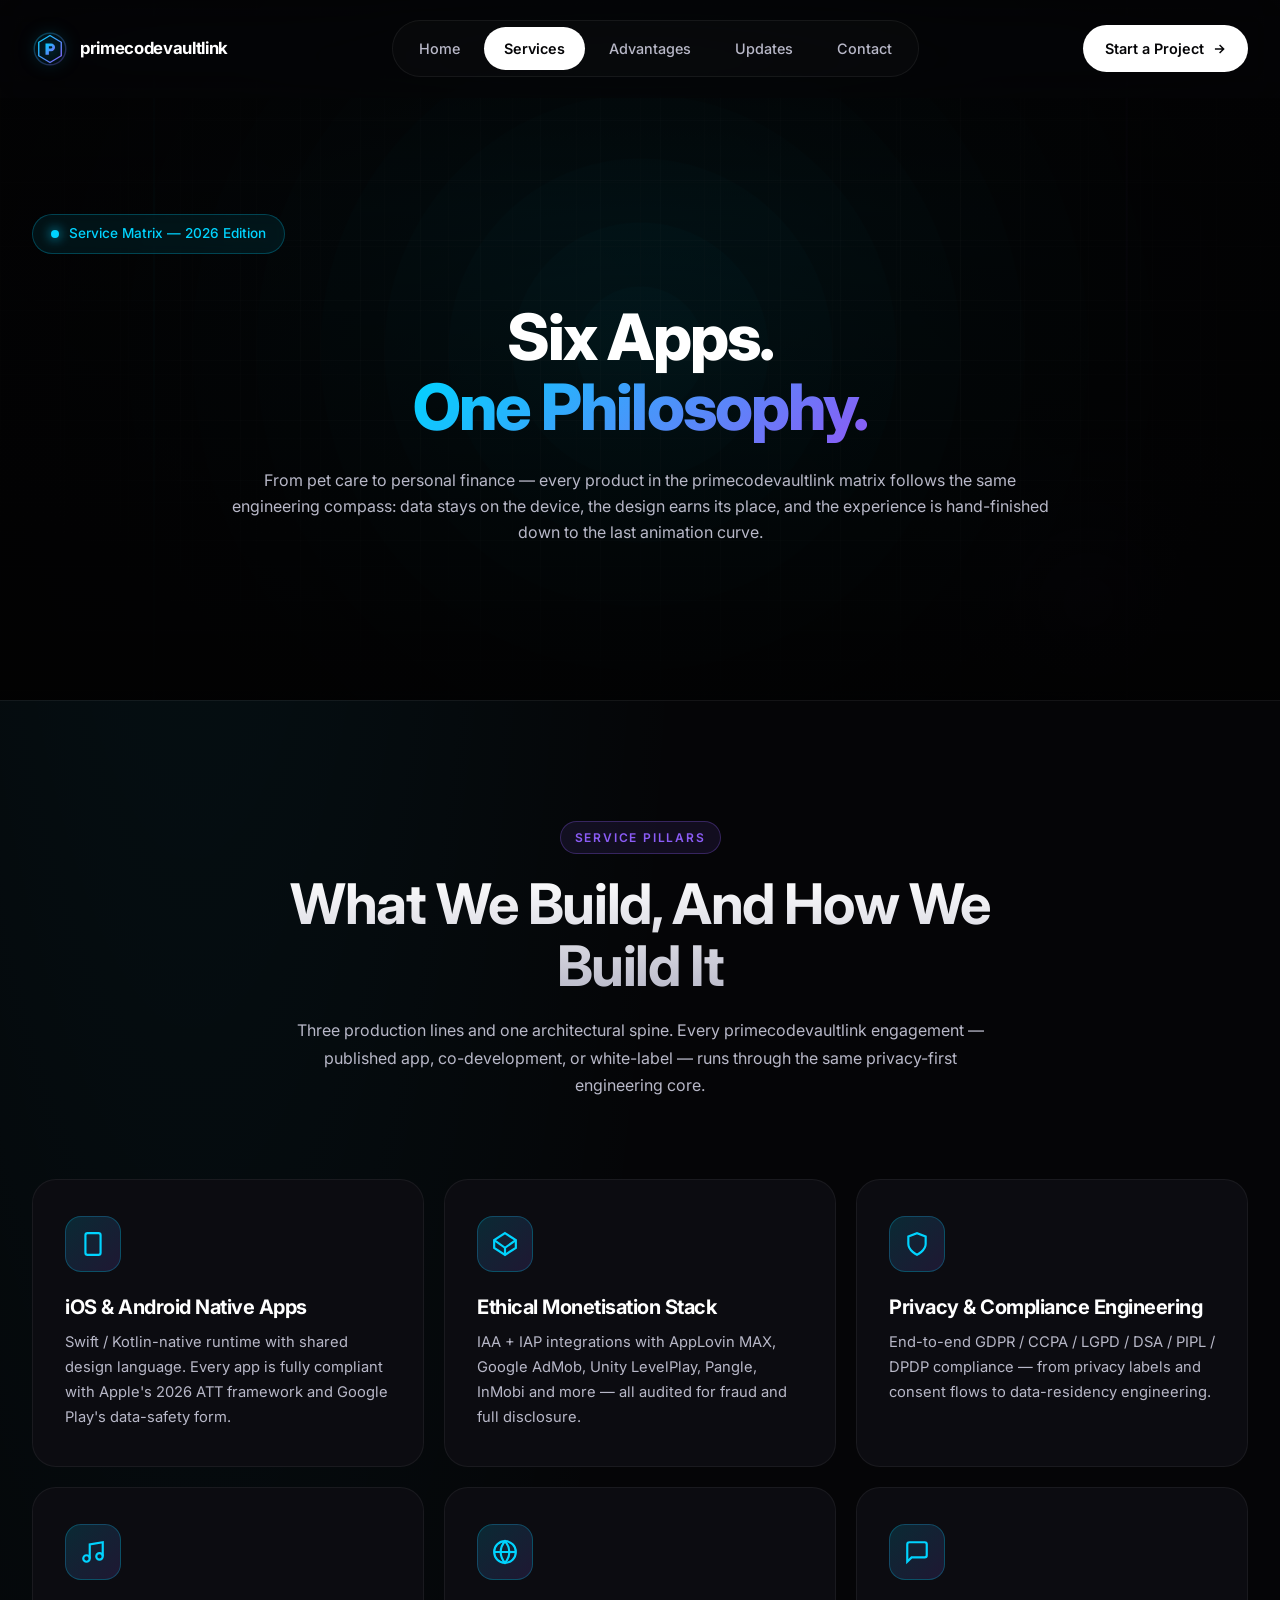
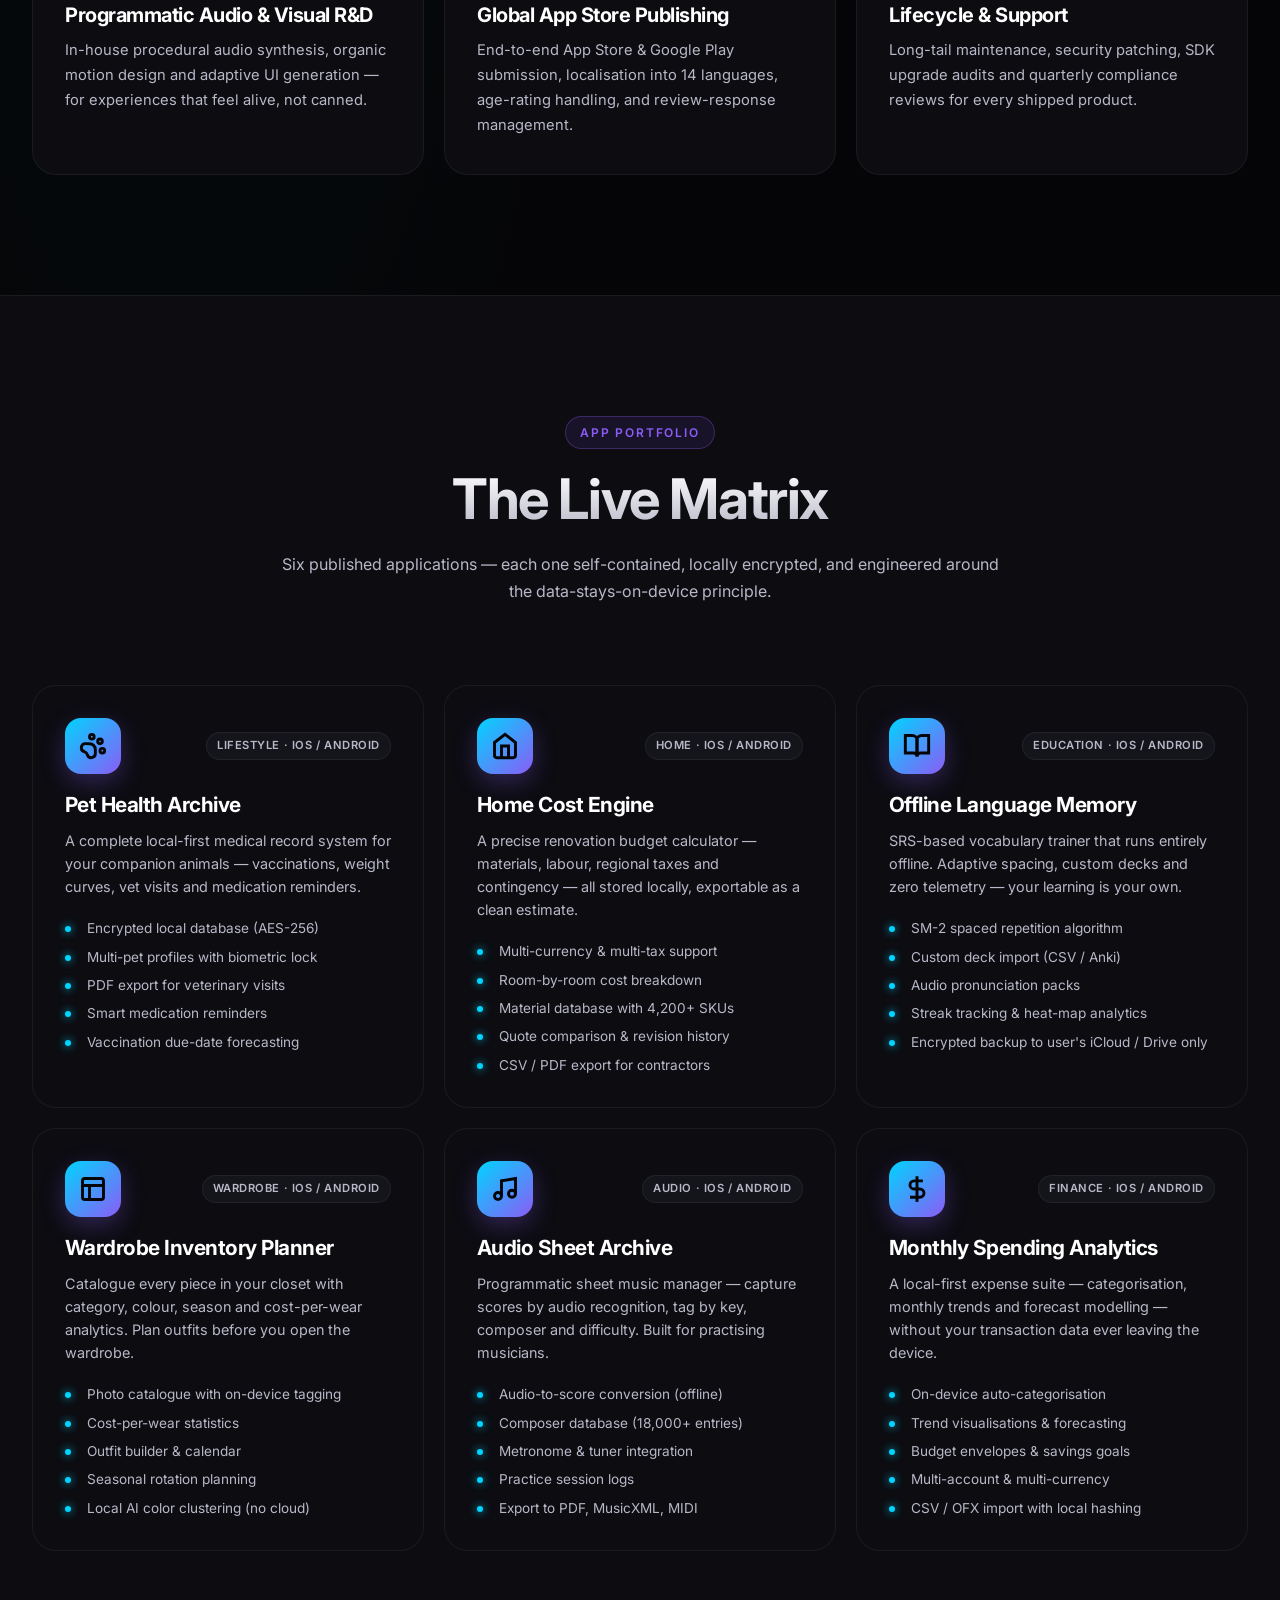
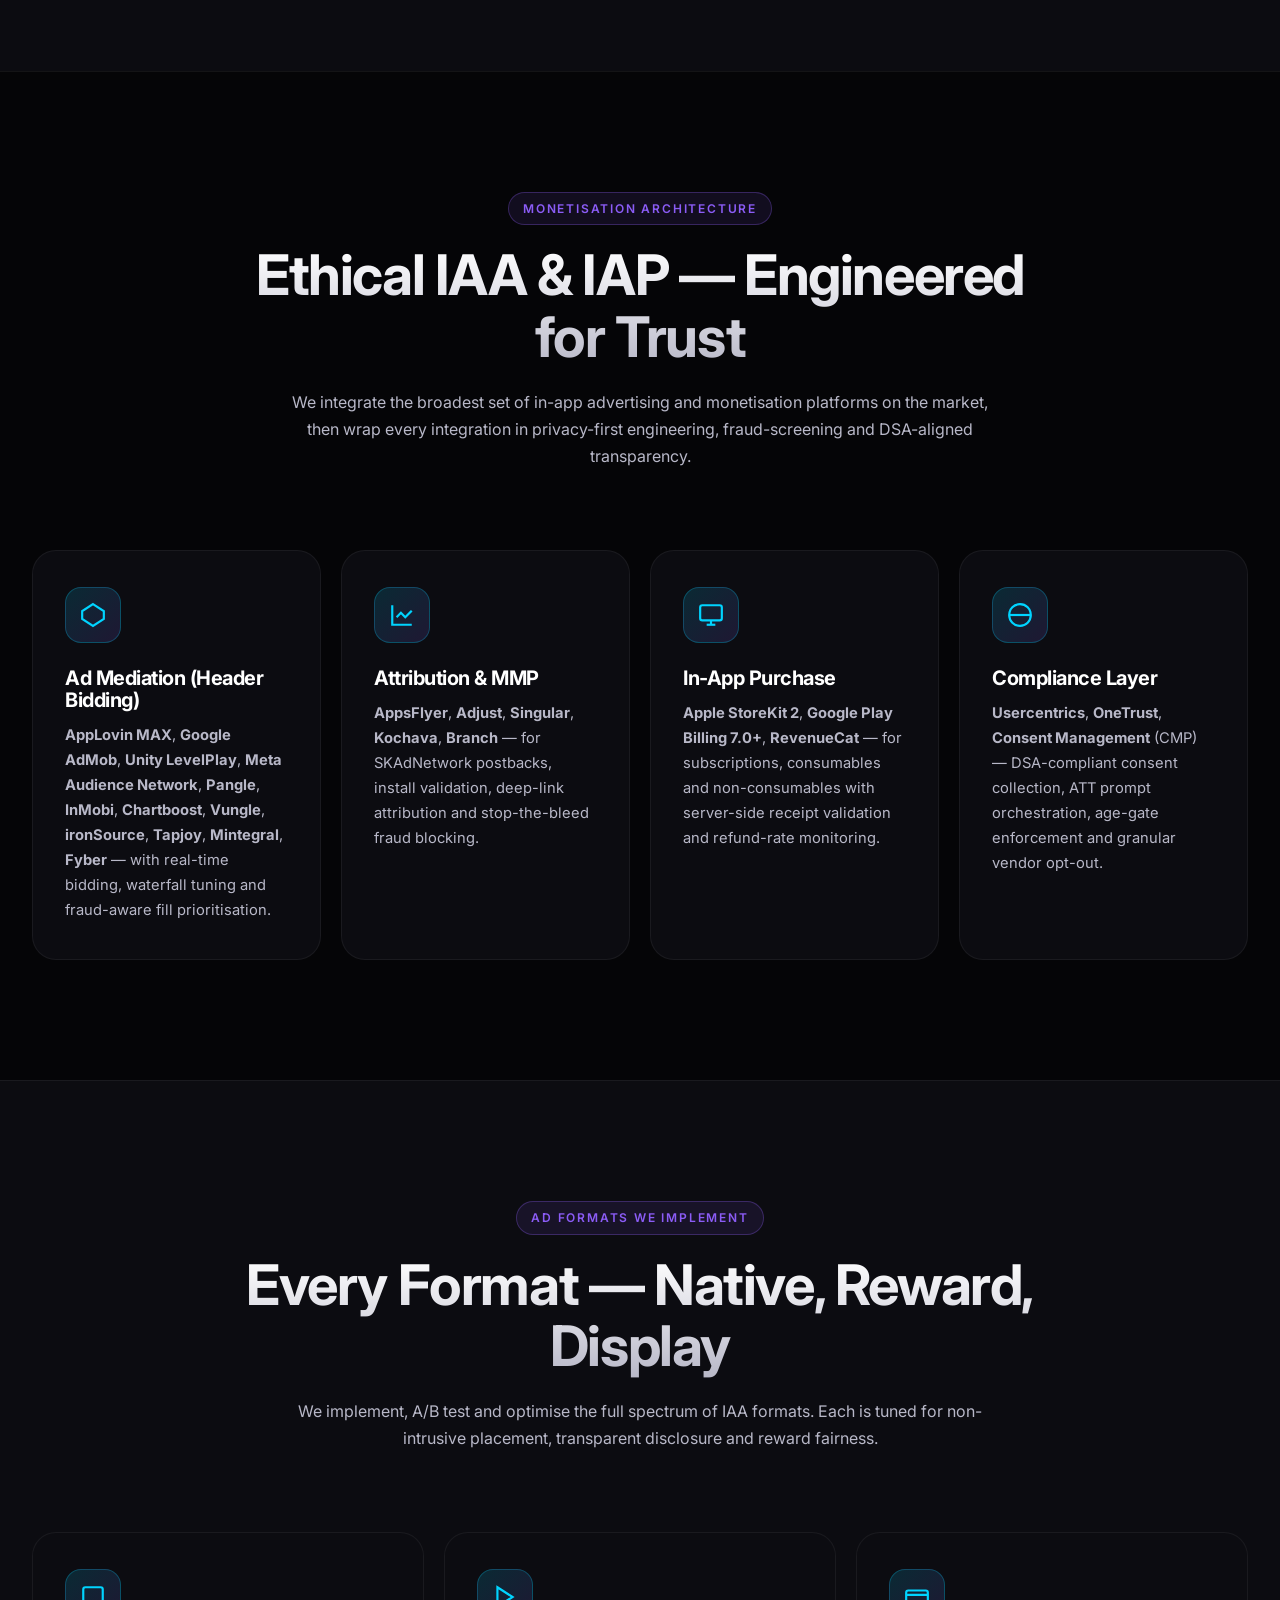
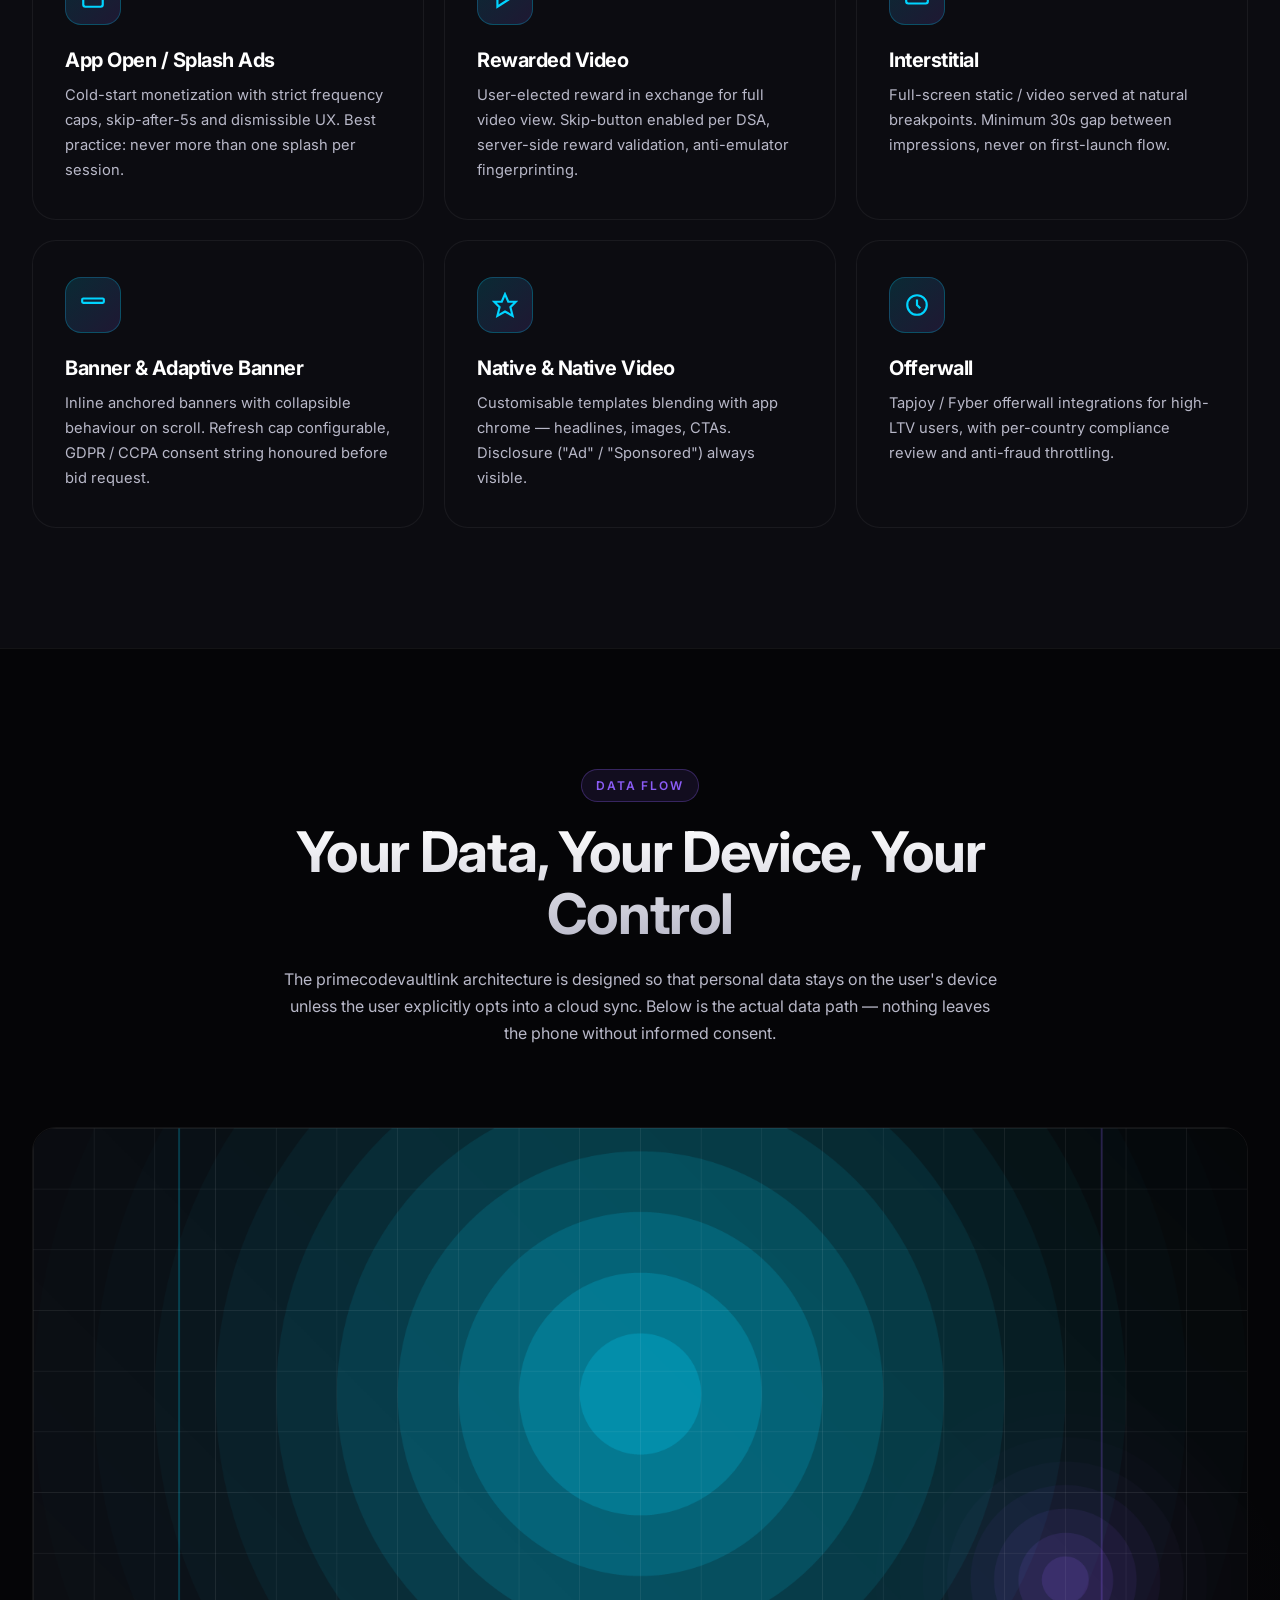
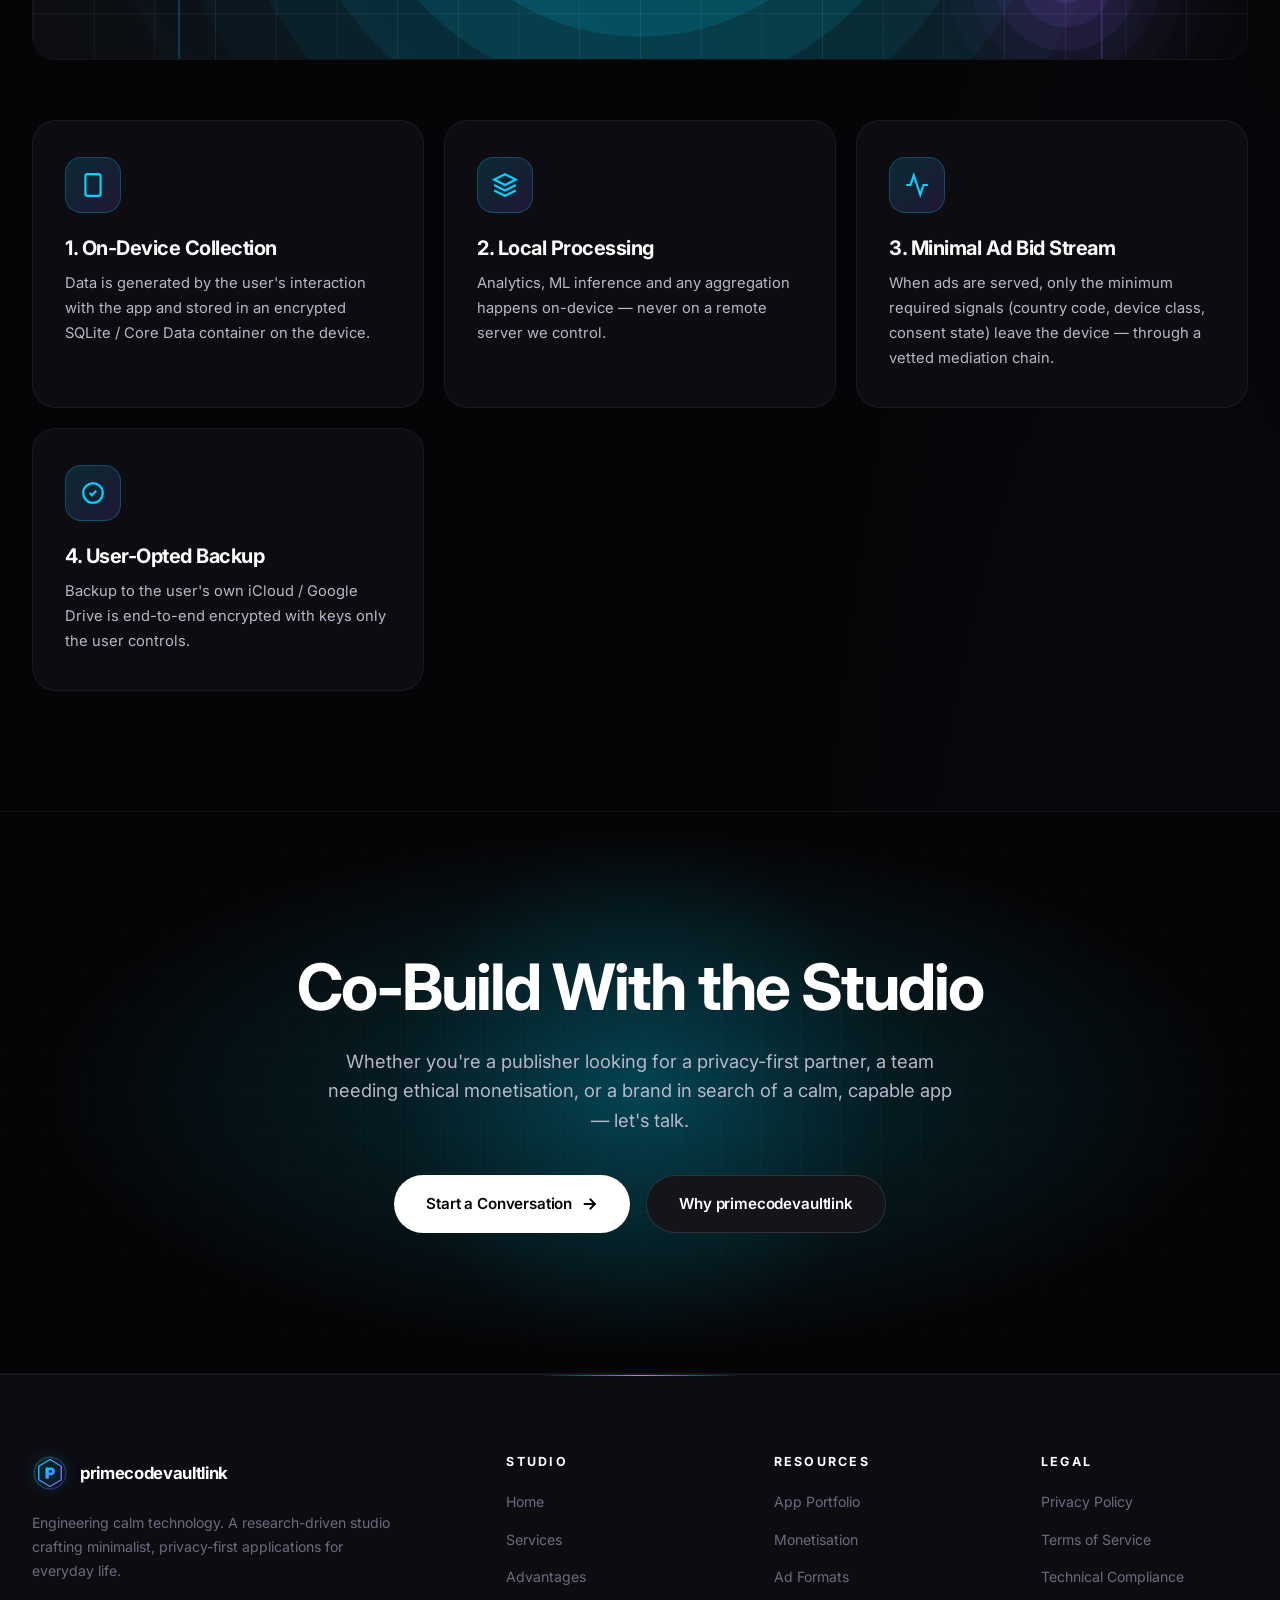
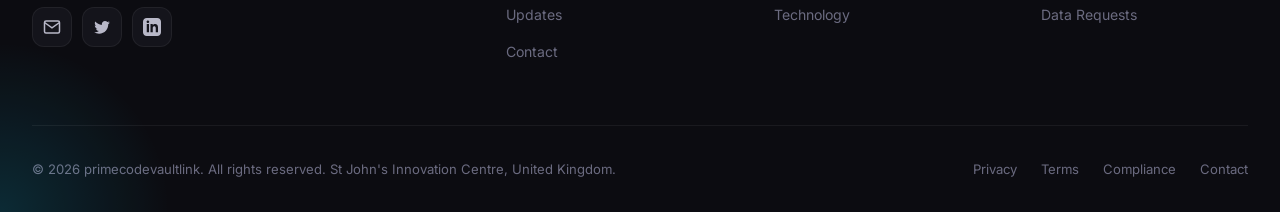
<file: services.html>
<!DOCTYPE html>
<html lang="en">
<head>
<meta charset="UTF-8">
<meta name="viewport" content="width=device-width, initial-scale=1.0">
<meta http-equiv="X-UA-Compatible" content="IE=edge">
<title>Services — Privacy-First App Studio | primecodevaultlink</title>
<meta name="description" content="Explore the primecodevaultlink service matrix: six privacy-first iOS and Android applications covering pet health, home cost, language learning, wardrobe, audio archive, and personal finance — all data stays on your device.">
<meta name="keywords" content="primecodevaultlink services, privacy first app development, local first apps, IAA IAP compliance, AppLovin MAX, Google AdMob integration, AdSense ads.txt, programmatic audio synthesis, mobile app studio Europe">
<meta name="author" content="primecodevaultlink">
<meta name="robots" content="index, follow, max-image-preview:large, max-snippet:-1">
<meta name="theme-color" content="#000000">
<link rel="canonical" href="https://primecodevaultlink.com/services.html">
<link rel="icon" type="image/svg+xml" href="images/favicon.svg">
<link rel="apple-touch-icon" href="images/favicon.svg">

<!-- Open Graph -->
<meta property="og:type" content="website">
<meta property="og:site_name" content="primecodevaultlink">
<meta property="og:title" content="Services — Privacy-First App Studio">
<meta property="og:description" content="Six apps. One philosophy. Built for the way you actually live.">
<meta property="og:url" content="https://primecodevaultlink.com/services.html">
<meta property="og:image" content="images/og-image.svg">
<meta property="og:locale" content="en_US">

<!-- Twitter -->
<meta name="twitter:card" content="summary_large_image">
<meta name="twitter:title" content="Services — Privacy-First App Studio">
<meta name="twitter:description" content="Six apps. One philosophy. Built for the way you actually live.">
<meta name="twitter:image" content="images/og-image.svg">

<!-- Preconnect & Fonts -->
<link rel="preconnect" href="https://fonts.googleapis.com">
<link rel="preconnect" href="https://fonts.gstatic.com" crossorigin>
<link href="https://fonts.googleapis.com/css2?family=Inter:wght@300;400;500;600;700;800;900&family=JetBrains+Mono:wght@400;500;600&display=swap" rel="stylesheet">

<!-- Stylesheets -->
<link rel="stylesheet" href="css/style.css">
<link rel="stylesheet" href="css/animations.css">
<link rel="stylesheet" href="css/responsive.css">

<!-- Structured Data -->
<script type="application/ld+json">
{
  "@context": "https://schema.org",
  "@type": "Service",
  "serviceType": "Privacy-First Mobile Application Development",
  "provider": {
    "@type": "Organization",
    "name": "primecodevaultlink",
    "url": "https://primecodevaultlink.com"
  },
  "areaServed": "Worldwide",
  "hasOfferCatalog": {
    "@type": "OfferCatalog",
    "name": "primecodevaultlink App Portfolio",
    "itemListElement": [
      {"@type": "Offer", "itemOffered": {"@type": "Service", "name": "Pet Health Archive"}},
      {"@type": "Offer", "itemOffered": {"@type": "Service", "name": "Home Cost Engine"}},
      {"@type": "Offer", "itemOffered": {"@type": "Service", "name": "Offline Language Memory"}},
      {"@type": "Offer", "itemOffered": {"@type": "Service", "name": "Wardrobe Inventory Planner"}},
      {"@type": "Offer", "itemOffered": {"@type": "Service", "name": "Audio Sheet Archive"}},
      {"@type": "Offer", "itemOffered": {"@type": "Service", "name": "Monthly Spending Analytics"}}
    ]
  }
}
</script>
</head>
<body>

<!-- Loading Screen -->
<div class="loading-screen">
  <div class="loading-logo">
    <svg viewBox="0 0 64 64" fill="none">
      <defs>
        <linearGradient id="loadG" x1="0%" y1="0%" x2="100%" y2="100%">
          <stop offset="0%" stop-color="#00d4ff"/>
          <stop offset="50%" stop-color="#8b5cf6"/>
          <stop offset="100%" stop-color="#e82127"/>
        </linearGradient>
      </defs>
      <circle cx="32" cy="32" r="28" stroke="url(#loadG)" stroke-width="3" stroke-dasharray="40 130" stroke-linecap="round"/>
    </svg>
  </div>
</div>

<!-- Header -->
<header class="site-header">
  <div class="nav-container">
    <a href="index.html" class="logo">
      <svg viewBox="0 0 64 64" fill="none">
        <defs>
          <linearGradient id="lg1" x1="0%" y1="0%" x2="100%" y2="100%">
            <stop offset="0%" stop-color="#00d4ff"/>
            <stop offset="100%" stop-color="#8b5cf6"/>
          </linearGradient>
        </defs>
        <circle cx="32" cy="32" r="28" stroke="url(#lg1)" stroke-width="2.5" opacity="0.3"/>
        <path d="M32 8L52 20L52 44L32 56L12 44L12 20L32 8Z" stroke="url(#lg1)" stroke-width="2.5" stroke-linejoin="round"/>
        <path d="M24 22H34C38 22 41 25 41 29C41 33 38 36 34 36H30V42H24V22ZM30 27V31H34C35.5 31 36 30 36 29C36 28 35.5 27 34 27H30Z" fill="url(#lg1)"/>
      </svg>
      <span>primecodevaultlink</span>
    </a>

    <nav>
      <ul class="nav-menu">
        <li><a href="index.html">Home</a></li>
        <li><a href="services.html">Services</a></li>
        <li><a href="advantages.html">Advantages</a></li>
        <li><a href="updates.html">Updates</a></li>
        <li><a href="contact.html">Contact</a></li>
      </ul>
    </nav>

    <a href="contact.html" class="nav-cta magnetic">
      Start a Project
      <svg width="14" height="14" viewBox="0 0 24 24" fill="none" stroke="currentColor" stroke-width="2.5"><path d="M5 12h14M13 5l7 7-7 7"/></svg>
    </a>

    <button class="mobile-toggle" aria-label="Toggle menu">
      <svg viewBox="0 0 24 24" fill="none" stroke="currentColor" stroke-width="2"><line x1="3" y1="6" x2="21" y2="6"/><line x1="3" y1="12" x2="21" y2="12"/><line x1="3" y1="18" x2="21" y2="18"/></svg>
    </button>
  </div>
</header>

<!-- Mobile Menu -->
<div class="mobile-overlay"></div>
<aside class="mobile-menu">
  <button class="mobile-menu-close" aria-label="Close menu">
    <svg width="28" height="28" viewBox="0 0 24 24" fill="none" stroke="currentColor" stroke-width="2"><line x1="18" y1="6" x2="6" y2="18"/><line x1="6" y1="6" x2="18" y2="18"/></svg>
  </button>
  <ul>
    <li><a href="index.html">Home</a></li>
    <li><a href="services.html">Services</a></li>
    <li><a href="advantages.html">Advantages</a></li>
    <li><a href="updates.html">Updates</a></li>
    <li><a href="contact.html">Contact</a></li>
    <li><a href="privacy-policy.html">Privacy Policy</a></li>
    <li><a href="terms-of-service.html">Terms of Service</a></li>
    <li><a href="technical-compliance.html">Technical Compliance</a></li>
  </ul>
</aside>

<!-- Page Hero -->
<section class="page-hero">
  <div class="hero-bg-grid" style="position: absolute; inset: 0;"></div>
  <div class="hero-particles" style="position: absolute; inset: 0;"></div>
  <img src="images/hero-services.png" alt="" style="position: absolute; inset: 0; width: 100%; height: 100%; object-fit: cover; opacity: 0.55;">
  <div style="position: absolute; inset: 0; background: linear-gradient(180deg, rgba(0,0,0,0.55) 0%, rgba(0,0,0,0.7) 100%);"></div>
  <div class="container" style="position: relative; z-index: 2;">
    <div class="hero-badge">
      <span class="hero-badge-dot"></span>
      Service Matrix — 2026 Edition
    </div>
    <h1 class="hero-title" style="font-size: clamp(2.5rem, 5vw, 4.5rem); margin-top: 20px;">
      Six Apps.<br>
      <span class="hero-title-gradient animated-gradient">One Philosophy.</span>
    </h1>
    <p class="hero-subtitle">
      From pet care to personal finance — every product in the primecodevaultlink matrix follows the same engineering compass: data stays on the device, the design earns its place, and the experience is hand-finished down to the last animation curve.
    </p>
  </div>
</section>

<!-- Service Pillars -->
<section>
  <div class="container">
    <div class="section-header reveal">
      <span class="section-tag">Service Pillars</span>
      <h2 class="section-title">What We Build, And How We Build It</h2>
      <p class="section-subtitle">
        Three production lines and one architectural spine. Every primecodevaultlink engagement — published app, co-development, or white-label — runs through the same privacy-first engineering core.
      </p>
    </div>

    <div class="features-grid stagger">
      <div class="feature-card tilt-card">
        <div class="feature-icon">
          <svg viewBox="0 0 24 24" fill="none" stroke="currentColor" stroke-width="2"><rect x="5" y="2" width="14" height="20" rx="2"/><line x1="12" y1="18" x2="12" y2="18"/></svg>
        </div>
        <h3 class="feature-title">iOS & Android Native Apps</h3>
        <p class="feature-desc">Swift / Kotlin-native runtime with shared design language. Every app is fully compliant with Apple's 2026 ATT framework and Google Play's data-safety form.</p>
      </div>

      <div class="feature-card tilt-card">
        <div class="feature-icon">
          <svg viewBox="0 0 24 24" fill="none" stroke="currentColor" stroke-width="2"><polygon points="12 2 22 8.5 22 15.5 12 22 2 15.5 2 8.5 12 2"/><line x1="12" y1="22" x2="12" y2="15.5"/><polyline points="22 8.5 12 15.5 2 8.5"/></svg>
        </div>
        <h3 class="feature-title">Ethical Monetisation Stack</h3>
        <p class="feature-desc">IAA + IAP integrations with AppLovin MAX, Google AdMob, Unity LevelPlay, Pangle, InMobi and more — all audited for fraud and full disclosure.</p>
      </div>

      <div class="feature-card tilt-card">
        <div class="feature-icon">
          <svg viewBox="0 0 24 24" fill="none" stroke="currentColor" stroke-width="2"><path d="M12 22s8-4 8-10V5l-8-3-8 3v7c0 6 8 10 8 10z"/></svg>
        </div>
        <h3 class="feature-title">Privacy & Compliance Engineering</h3>
        <p class="feature-desc">End-to-end GDPR / CCPA / LGPD / DSA / PIPL / DPDP compliance — from privacy labels and consent flows to data-residency engineering.</p>
      </div>

      <div class="feature-card tilt-card">
        <div class="feature-icon">
          <svg viewBox="0 0 24 24" fill="none" stroke="currentColor" stroke-width="2"><path d="M9 18V5l12-2v13"/><circle cx="6" cy="18" r="3"/><circle cx="18" cy="16" r="3"/></svg>
        </div>
        <h3 class="feature-title">Programmatic Audio & Visual R&D</h3>
        <p class="feature-desc">In-house procedural audio synthesis, organic motion design and adaptive UI generation — for experiences that feel alive, not canned.</p>
      </div>

      <div class="feature-card tilt-card">
        <div class="feature-icon">
          <svg viewBox="0 0 24 24" fill="none" stroke="currentColor" stroke-width="2"><circle cx="12" cy="12" r="10"/><path d="M2 12h20"/><path d="M12 2a15.3 15.3 0 0 1 4 10 15.3 15.3 0 0 1-4 10 15.3 15.3 0 0 1-4-10 15.3 15.3 0 0 1 4-10z"/></svg>
        </div>
        <h3 class="feature-title">Global App Store Publishing</h3>
        <p class="feature-desc">End-to-end App Store & Google Play submission, localisation into 14 languages, age-rating handling, and review-response management.</p>
      </div>

      <div class="feature-card tilt-card">
        <div class="feature-icon">
          <svg viewBox="0 0 24 24" fill="none" stroke="currentColor" stroke-width="2"><path d="M21 15a2 2 0 0 1-2 2H7l-4 4V5a2 2 0 0 1 2-2h14a2 2 0 0 1 2 2z"/></svg>
        </div>
        <h3 class="feature-title">Lifecycle & Support</h3>
        <p class="feature-desc">Long-tail maintenance, security patching, SDK upgrade audits and quarterly compliance reviews for every shipped product.</p>
      </div>
    </div>
  </div>
</section>

<!-- App Portfolio -->
<section id="apps" style="background: var(--bg-secondary);">
  <div class="container">
    <div class="section-header reveal">
      <span class="section-tag">App Portfolio</span>
      <h2 class="section-title">The Live Matrix</h2>
      <p class="section-subtitle">
        Six published applications — each one self-contained, locally encrypted, and engineered around the data-stays-on-device principle.
      </p>
    </div>

    <div class="app-grid stagger">
      <article class="app-card">
        <div class="app-card-header">
          <div class="app-icon"><svg viewBox="0 0 24 24" fill="none" stroke="currentColor" stroke-width="2"><circle cx="11" cy="4" r="2"/><circle cx="18" cy="8" r="2"/><circle cx="20" cy="16" r="2"/><path d="M9 10a5 5 0 0 1 5 5v3.5a3.5 3.5 0 0 1-6.84 1.045Q6.52 17.48 4.46 16.84A3.5 3.5 0 0 1 5.5 10Z"/></svg></div>
          <span class="app-tag">Lifestyle · iOS / Android</span>
        </div>
        <h3>Pet Health Archive</h3>
        <p>A complete local-first medical record system for your companion animals — vaccinations, weight curves, vet visits and medication reminders.</p>
        <ul class="app-features-list">
          <li>Encrypted local database (AES-256)</li>
          <li>Multi-pet profiles with biometric lock</li>
          <li>PDF export for veterinary visits</li>
          <li>Smart medication reminders</li>
          <li>Vaccination due-date forecasting</li>
        </ul>
      </article>

      <article class="app-card">
        <div class="app-card-header">
          <div class="app-icon"><svg viewBox="0 0 24 24" fill="none" stroke="currentColor" stroke-width="2"><path d="M3 9l9-7 9 7v11a2 2 0 0 1-2 2H5a2 2 0 0 1-2-2z"/><polyline points="9 22 9 12 15 12 15 22"/></svg></div>
          <span class="app-tag">Home · iOS / Android</span>
        </div>
        <h3>Home Cost Engine</h3>
        <p>A precise renovation budget calculator — materials, labour, regional taxes and contingency — all stored locally, exportable as a clean estimate.</p>
        <ul class="app-features-list">
          <li>Multi-currency &amp; multi-tax support</li>
          <li>Room-by-room cost breakdown</li>
          <li>Material database with 4,200+ SKUs</li>
          <li>Quote comparison &amp; revision history</li>
          <li>CSV / PDF export for contractors</li>
        </ul>
      </article>

      <article class="app-card">
        <div class="app-card-header">
          <div class="app-icon"><svg viewBox="0 0 24 24" fill="none" stroke="currentColor" stroke-width="2"><path d="M2 3h6a4 4 0 0 1 4 4v14a3 3 0 0 0-3-3H2z"/><path d="M22 3h-6a4 4 0 0 0-4 4v14a3 3 0 0 1 3-3h7z"/></svg></div>
          <span class="app-tag">Education · iOS / Android</span>
        </div>
        <h3>Offline Language Memory</h3>
        <p>SRS-based vocabulary trainer that runs entirely offline. Adaptive spacing, custom decks and zero telemetry — your learning is your own.</p>
        <ul class="app-features-list">
          <li>SM-2 spaced repetition algorithm</li>
          <li>Custom deck import (CSV / Anki)</li>
          <li>Audio pronunciation packs</li>
          <li>Streak tracking &amp; heat-map analytics</li>
          <li>Encrypted backup to user's iCloud / Drive only</li>
        </ul>
      </article>

      <article class="app-card">
        <div class="app-card-header">
          <div class="app-icon"><svg viewBox="0 0 24 24" fill="none" stroke="currentColor" stroke-width="2"><rect x="3" y="3" width="18" height="18" rx="2"/><path d="M3 9h18M9 21V9"/></svg></div>
          <span class="app-tag">Wardrobe · iOS / Android</span>
        </div>
        <h3>Wardrobe Inventory Planner</h3>
        <p>Catalogue every piece in your closet with category, colour, season and cost-per-wear analytics. Plan outfits before you open the wardrobe.</p>
        <ul class="app-features-list">
          <li>Photo catalogue with on-device tagging</li>
          <li>Cost-per-wear statistics</li>
          <li>Outfit builder &amp; calendar</li>
          <li>Seasonal rotation planning</li>
          <li>Local AI color clustering (no cloud)</li>
        </ul>
      </article>

      <article class="app-card">
        <div class="app-card-header">
          <div class="app-icon"><svg viewBox="0 0 24 24" fill="none" stroke="currentColor" stroke-width="2"><path d="M9 18V5l12-2v13"/><circle cx="6" cy="18" r="3"/><circle cx="18" cy="16" r="3"/></svg></div>
          <span class="app-tag">Audio · iOS / Android</span>
        </div>
        <h3>Audio Sheet Archive</h3>
        <p>Programmatic sheet music manager — capture scores by audio recognition, tag by key, composer and difficulty. Built for practising musicians.</p>
        <ul class="app-features-list">
          <li>Audio-to-score conversion (offline)</li>
          <li>Composer database (18,000+ entries)</li>
          <li>Metronome &amp; tuner integration</li>
          <li>Practice session logs</li>
          <li>Export to PDF, MusicXML, MIDI</li>
        </ul>
      </article>

      <article class="app-card">
        <div class="app-card-header">
          <div class="app-icon"><svg viewBox="0 0 24 24" fill="none" stroke="currentColor" stroke-width="2"><line x1="12" y1="1" x2="12" y2="23"/><path d="M17 5H9.5a3.5 3.5 0 0 0 0 7h5a3.5 3.5 0 0 1 0 7H6"/></svg></div>
          <span class="app-tag">Finance · iOS / Android</span>
        </div>
        <h3>Monthly Spending Analytics</h3>
        <p>A local-first expense suite — categorisation, monthly trends and forecast modelling — without your transaction data ever leaving the device.</p>
        <ul class="app-features-list">
          <li>On-device auto-categorisation</li>
          <li>Trend visualisations &amp; forecasting</li>
          <li>Budget envelopes &amp; savings goals</li>
          <li>Multi-account &amp; multi-currency</li>
          <li>CSV / OFX import with local hashing</li>
        </ul>
      </article>
    </div>
  </div>
</section>

<!-- Monetisation Stack Detail -->
<section id="monetization">
  <div class="container">
    <div class="section-header reveal">
      <span class="section-tag">Monetisation Architecture</span>
      <h2 class="section-title">Ethical IAA &amp; IAP — Engineered for Trust</h2>
      <p class="section-subtitle">
        We integrate the broadest set of in-app advertising and monetisation platforms on the market, then wrap every integration in privacy-first engineering, fraud-screening and DSA-aligned transparency.
      </p>
    </div>

    <div class="features-grid stagger" style="grid-template-columns: repeat(auto-fit, minmax(280px, 1fr));">
      <div class="feature-card">
        <div class="feature-icon"><svg viewBox="0 0 24 24" fill="none" stroke="currentColor" stroke-width="2"><polygon points="12 2 22 8.5 22 15.5 12 22 2 15.5 2 8.5 12 2"/></svg></div>
        <h3 class="feature-title">Ad Mediation (Header Bidding)</h3>
        <p class="feature-desc"><strong>AppLovin MAX</strong>, <strong>Google AdMob</strong>, <strong>Unity LevelPlay</strong>, <strong>Meta Audience Network</strong>, <strong>Pangle</strong>, <strong>InMobi</strong>, <strong>Chartboost</strong>, <strong>Vungle</strong>, <strong>ironSource</strong>, <strong>Tapjoy</strong>, <strong>Mintegral</strong>, <strong>Fyber</strong> — with real-time bidding, waterfall tuning and fraud-aware fill prioritisation.</p>
      </div>
      <div class="feature-card">
        <div class="feature-icon"><svg viewBox="0 0 24 24" fill="none" stroke="currentColor" stroke-width="2"><path d="M3 3v18h18"/><path d="M7 14l4-4 4 4 6-6"/></svg></div>
        <h3 class="feature-title">Attribution &amp; MMP</h3>
        <p class="feature-desc"><strong>AppsFlyer</strong>, <strong>Adjust</strong>, <strong>Singular</strong>, <strong>Kochava</strong>, <strong>Branch</strong> — for SKAdNetwork postbacks, install validation, deep-link attribution and stop-the-bleed fraud blocking.</p>
      </div>
      <div class="feature-card">
        <div class="feature-icon"><svg viewBox="0 0 24 24" fill="none" stroke="currentColor" stroke-width="2"><rect x="2" y="3" width="20" height="14" rx="2"/><line x1="8" y1="21" x2="16" y2="21"/><line x1="12" y1="17" x2="12" y2="21"/></svg></div>
        <h3 class="feature-title">In-App Purchase</h3>
        <p class="feature-desc"><strong>Apple StoreKit 2</strong>, <strong>Google Play Billing 7.0+</strong>, <strong>RevenueCat</strong> — for subscriptions, consumables and non-consumables with server-side receipt validation and refund-rate monitoring.</p>
      </div>
      <div class="feature-card">
        <div class="feature-icon"><svg viewBox="0 0 24 24" fill="none" stroke="currentColor" stroke-width="2"><circle cx="12" cy="12" r="10"/><path d="M2 12h20"/></svg></div>
        <h3 class="feature-title">Compliance Layer</h3>
        <p class="feature-desc"><strong>Usercentrics</strong>, <strong>OneTrust</strong>, <strong>Consent Management</strong> (CMP) — DSA-compliant consent collection, ATT prompt orchestration, age-gate enforcement and granular vendor opt-out.</p>
      </div>
    </div>
  </div>
</section>

<!-- Ad Formats -->
<section id="ad-types" style="background: var(--bg-secondary);">
  <div class="container">
    <div class="section-header reveal">
      <span class="section-tag">Ad Formats We Implement</span>
      <h2 class="section-title">Every Format — Native, Reward, Display</h2>
      <p class="section-subtitle">
        We implement, A/B test and optimise the full spectrum of IAA formats. Each is tuned for non-intrusive placement, transparent disclosure and reward fairness.
      </p>
    </div>

    <div class="features-grid stagger">
      <div class="feature-card">
        <div class="feature-icon"><svg viewBox="0 0 24 24" fill="none" stroke="currentColor" stroke-width="2"><rect x="3" y="3" width="18" height="18" rx="2"/></svg></div>
        <h3 class="feature-title">App Open / Splash Ads</h3>
        <p class="feature-desc">Cold-start monetization with strict frequency caps, skip-after-5s and dismissible UX. Best practice: never more than one splash per session.</p>
      </div>
      <div class="feature-card">
        <div class="feature-icon"><svg viewBox="0 0 24 24" fill="none" stroke="currentColor" stroke-width="2"><polygon points="5 3 19 12 5 21 5 3"/></svg></div>
        <h3 class="feature-title">Rewarded Video</h3>
        <p class="feature-desc">User-elected reward in exchange for full video view. Skip-button enabled per DSA, server-side reward validation, anti-emulator fingerprinting.</p>
      </div>
      <div class="feature-card">
        <div class="feature-icon"><svg viewBox="0 0 24 24" fill="none" stroke="currentColor" stroke-width="2"><rect x="2" y="6" width="20" height="12" rx="2"/><line x1="2" y1="10" x2="22" y2="10"/></svg></div>
        <h3 class="feature-title">Interstitial</h3>
        <p class="feature-desc">Full-screen static / video served at natural breakpoints. Minimum 30s gap between impressions, never on first-launch flow.</p>
      </div>
      <div class="feature-card">
        <div class="feature-icon"><svg viewBox="0 0 24 24" fill="none" stroke="currentColor" stroke-width="2"><rect x="2" y="6" width="20" height="4" rx="1"/></svg></div>
        <h3 class="feature-title">Banner &amp; Adaptive Banner</h3>
        <p class="feature-desc">Inline anchored banners with collapsible behaviour on scroll. Refresh cap configurable, GDPR / CCPA consent string honoured before bid request.</p>
      </div>
      <div class="feature-card">
        <div class="feature-icon"><svg viewBox="0 0 24 24" fill="none" stroke="currentColor" stroke-width="2"><polygon points="12 2 15 9 22 9 17 14 19 22 12 18 5 22 7 14 2 9 9 9 12 2"/></svg></div>
        <h3 class="feature-title">Native &amp; Native Video</h3>
        <p class="feature-desc">Customisable templates blending with app chrome — headlines, images, CTAs. Disclosure ("Ad" / "Sponsored") always visible.</p>
      </div>
      <div class="feature-card">
        <div class="feature-icon"><svg viewBox="0 0 24 24" fill="none" stroke="currentColor" stroke-width="2"><circle cx="12" cy="12" r="9"/><path d="M12 7v5l3 3"/></svg></div>
        <h3 class="feature-title">Offerwall</h3>
        <p class="feature-desc">Tapjoy / Fyber offerwall integrations for high-LTV users, with per-country compliance review and anti-fraud throttling.</p>
      </div>
    </div>
  </div>
</section>

<!-- Data Flow Visual Section -->
<section>
  <div class="container">
    <div class="section-header reveal">
      <span class="section-tag">Data Flow</span>
      <h2 class="section-title">Your Data, Your Device, Your Control</h2>
      <p class="section-subtitle">
        The primecodevaultlink architecture is designed so that personal data stays on the user's device unless the user explicitly opts into a cloud sync. Below is the actual data path — nothing leaves the phone without informed consent.
      </p>
    </div>

    <div style="margin-top: 40px; border-radius: 24px; overflow: hidden; border: 1px solid var(--border-subtle);">
      <img src="images/hero-data-flow.png" alt="Data flow diagram showing local-first architecture" loading="lazy" style="width: 100%; height: auto; display: block;">
    </div>

    <div class="features-grid stagger" style="margin-top: 60px;">
      <div class="feature-card">
        <div class="feature-icon"><svg viewBox="0 0 24 24" fill="none" stroke="currentColor" stroke-width="2"><rect x="5" y="2" width="14" height="20" rx="2"/></svg></div>
        <h3 class="feature-title">1. On-Device Collection</h3>
        <p class="feature-desc">Data is generated by the user's interaction with the app and stored in an encrypted SQLite / Core Data container on the device.</p>
      </div>
      <div class="feature-card">
        <div class="feature-icon"><svg viewBox="0 0 24 24" fill="none" stroke="currentColor" stroke-width="2"><path d="M12 2L2 7l10 5 10-5-10-5z"/><path d="M2 17l10 5 10-5M2 12l10 5 10-5"/></svg></div>
        <h3 class="feature-title">2. Local Processing</h3>
        <p class="feature-desc">Analytics, ML inference and any aggregation happens on-device — never on a remote server we control.</p>
      </div>
      <div class="feature-card">
        <div class="feature-icon"><svg viewBox="0 0 24 24" fill="none" stroke="currentColor" stroke-width="2"><path d="M22 12h-4l-3 9L9 3l-3 9H2"/></svg></div>
        <h3 class="feature-title">3. Minimal Ad Bid Stream</h3>
        <p class="feature-desc">When ads are served, only the minimum required signals (country code, device class, consent state) leave the device — through a vetted mediation chain.</p>
      </div>
      <div class="feature-card">
        <div class="feature-icon"><svg viewBox="0 0 24 24" fill="none" stroke="currentColor" stroke-width="2"><path d="M21 12a9 9 0 1 1-18 0 9 9 0 0 1 18 0z"/><path d="M9 12l2 2 4-4"/></svg></div>
        <h3 class="feature-title">4. User-Opted Backup</h3>
        <p class="feature-desc">Backup to the user's own iCloud / Google Drive is end-to-end encrypted with keys only the user controls.</p>
      </div>
    </div>
  </div>
</section>

<!-- CTA Section -->
<section class="cta-section">
  <div class="container">
    <h2 class="cta-title reveal">Co-Build With the Studio</h2>
    <p class="cta-subtitle reveal reveal-delay-1">
      Whether you're a publisher looking for a privacy-first partner, a team needing ethical monetisation, or a brand in search of a calm, capable app — let's talk.
    </p>
    <div class="cta-actions reveal reveal-delay-2">
      <a href="contact.html" class="btn btn-primary magnetic">
        Start a Conversation
        <svg viewBox="0 0 24 24" fill="none" stroke="currentColor" stroke-width="2.5"><path d="M5 12h14M13 5l7 7-7 7"/></svg>
      </a>
      <a href="advantages.html" class="btn btn-secondary magnetic">Why primecodevaultlink</a>
    </div>
  </div>
</section>

<!-- Footer -->
<footer class="site-footer">
  <div class="container">
    <div class="footer-grid">
      <div class="footer-brand">
        <a href="index.html" class="logo">
          <svg viewBox="0 0 64 64" fill="none">
            <defs>
              <linearGradient id="lg2" x1="0%" y1="0%" x2="100%" y2="100%">
                <stop offset="0%" stop-color="#00d4ff"/>
                <stop offset="100%" stop-color="#8b5cf6"/>
              </linearGradient>
            </defs>
            <circle cx="32" cy="32" r="28" stroke="url(#lg2)" stroke-width="2.5" opacity="0.3"/>
            <path d="M32 8L52 20L52 44L32 56L12 44L12 20L32 8Z" stroke="url(#lg2)" stroke-width="2.5" stroke-linejoin="round"/>
            <path d="M24 22H34C38 22 41 25 41 29C41 33 38 36 34 36H30V42H24V22ZM30 27V31H34C35.5 31 36 30 36 29C36 28 35.5 27 34 27H30Z" fill="url(#lg2)"/>
          </svg>
          <span>primecodevaultlink</span>
        </a>
        <p>Engineering calm technology. A research-driven studio crafting minimalist, privacy-first applications for everyday life.</p>
        <div class="footer-social">
          <a href="contact.html" aria-label="Email"><svg viewBox="0 0 24 24" fill="none" stroke="currentColor" stroke-width="2"><path d="M4 4h16c1.1 0 2 .9 2 2v12c0 1.1-.9 2-2 2H4c-1.1 0-2-.9-2-2V6c0-1.1.9-2 2-2z"/><polyline points="22,6 12,13 2,6"/></svg></a>
          <a href="#" aria-label="Twitter"><svg viewBox="0 0 24 24" fill="currentColor"><path d="M22.46 6c-.77.35-1.6.58-2.46.69.88-.53 1.56-1.37 1.88-2.38-.83.5-1.75.85-2.72 1.05C18.37 4.5 17.26 4 16 4c-2.35 0-4.27 1.92-4.27 4.29 0 .34.04.67.11.98C8.28 9.09 5.11 7.38 3 4.79c-.37.63-.58 1.37-.58 2.15 0 1.49.75 2.81 1.91 3.56-.71 0-1.37-.2-1.95-.5v.03c0 2.08 1.48 3.82 3.44 4.21a4.22 4.22 0 0 1-1.93.07 4.28 4.28 0 0 0 4 2.98 8.521 8.521 0 0 1-5.33 1.84c-.34 0-.68-.02-1.02-.06C3.44 20.29 5.7 21 8.12 21 16 21 20.33 14.46 20.33 8.79c0-.19 0-.37-.01-.56.84-.6 1.56-1.36 2.14-2.23z"/></svg></a>
          <a href="#" aria-label="LinkedIn"><svg viewBox="0 0 24 24" fill="currentColor"><path d="M19 0h-14c-2.761 0-5 2.239-5 5v14c0 2.761 2.239 5 5 5h14c2.762 0 5-2.239 5-5v-14c0-2.761-2.238-5-5-5zm-11 19h-3v-11h3v11zm-1.5-12.268c-.966 0-1.75-.79-1.75-1.764s.784-1.764 1.75-1.764 1.75.79 1.75 1.764-.783 1.764-1.75 1.764zm13.5 12.268h-3v-5.604c0-3.368-4-3.113-4 0v5.604h-3v-11h3v1.765c1.396-2.586 7-2.777 7 2.476v6.759z"/></svg></a>
        </div>
      </div>

      <div class="footer-column">
        <h5>Studio</h5>
        <ul>
          <li><a href="index.html">Home</a></li>
          <li><a href="services.html">Services</a></li>
          <li><a href="advantages.html">Advantages</a></li>
          <li><a href="updates.html">Updates</a></li>
          <li><a href="contact.html">Contact</a></li>
        </ul>
      </div>

      <div class="footer-column">
        <h5>Resources</h5>
        <ul>
          <li><a href="services.html#apps">App Portfolio</a></li>
          <li><a href="services.html#monetization">Monetisation</a></li>
          <li><a href="services.html#ad-types">Ad Formats</a></li>
          <li><a href="advantages.html#tech">Technology</a></li>
        </ul>
      </div>

      <div class="footer-column">
        <h5>Legal</h5>
        <ul>
          <li><a href="privacy-policy.html">Privacy Policy</a></li>
          <li><a href="terms-of-service.html">Terms of Service</a></li>
          <li><a href="technical-compliance.html">Technical Compliance</a></li>
          <li><a href="contact.html#contact">Data Requests</a></li>
        </ul>
      </div>
    </div>

    <div class="footer-bottom">
      <p class="footer-copyright">© 2026 primecodevaultlink. All rights reserved. St John's Innovation Centre, United Kingdom.</p>
      <div class="footer-legal">
        <a href="privacy-policy.html">Privacy</a>
        <a href="terms-of-service.html">Terms</a>
        <a href="technical-compliance.html">Compliance</a>
        <a href="contact.html">Contact</a>
      </div>
    </div>
  </div>
</footer>

<script src="js/main.js"></script>
<script src="js/animations.js"></script>
<script src="js/nav.js"></script>
</body>
</html>
</file>
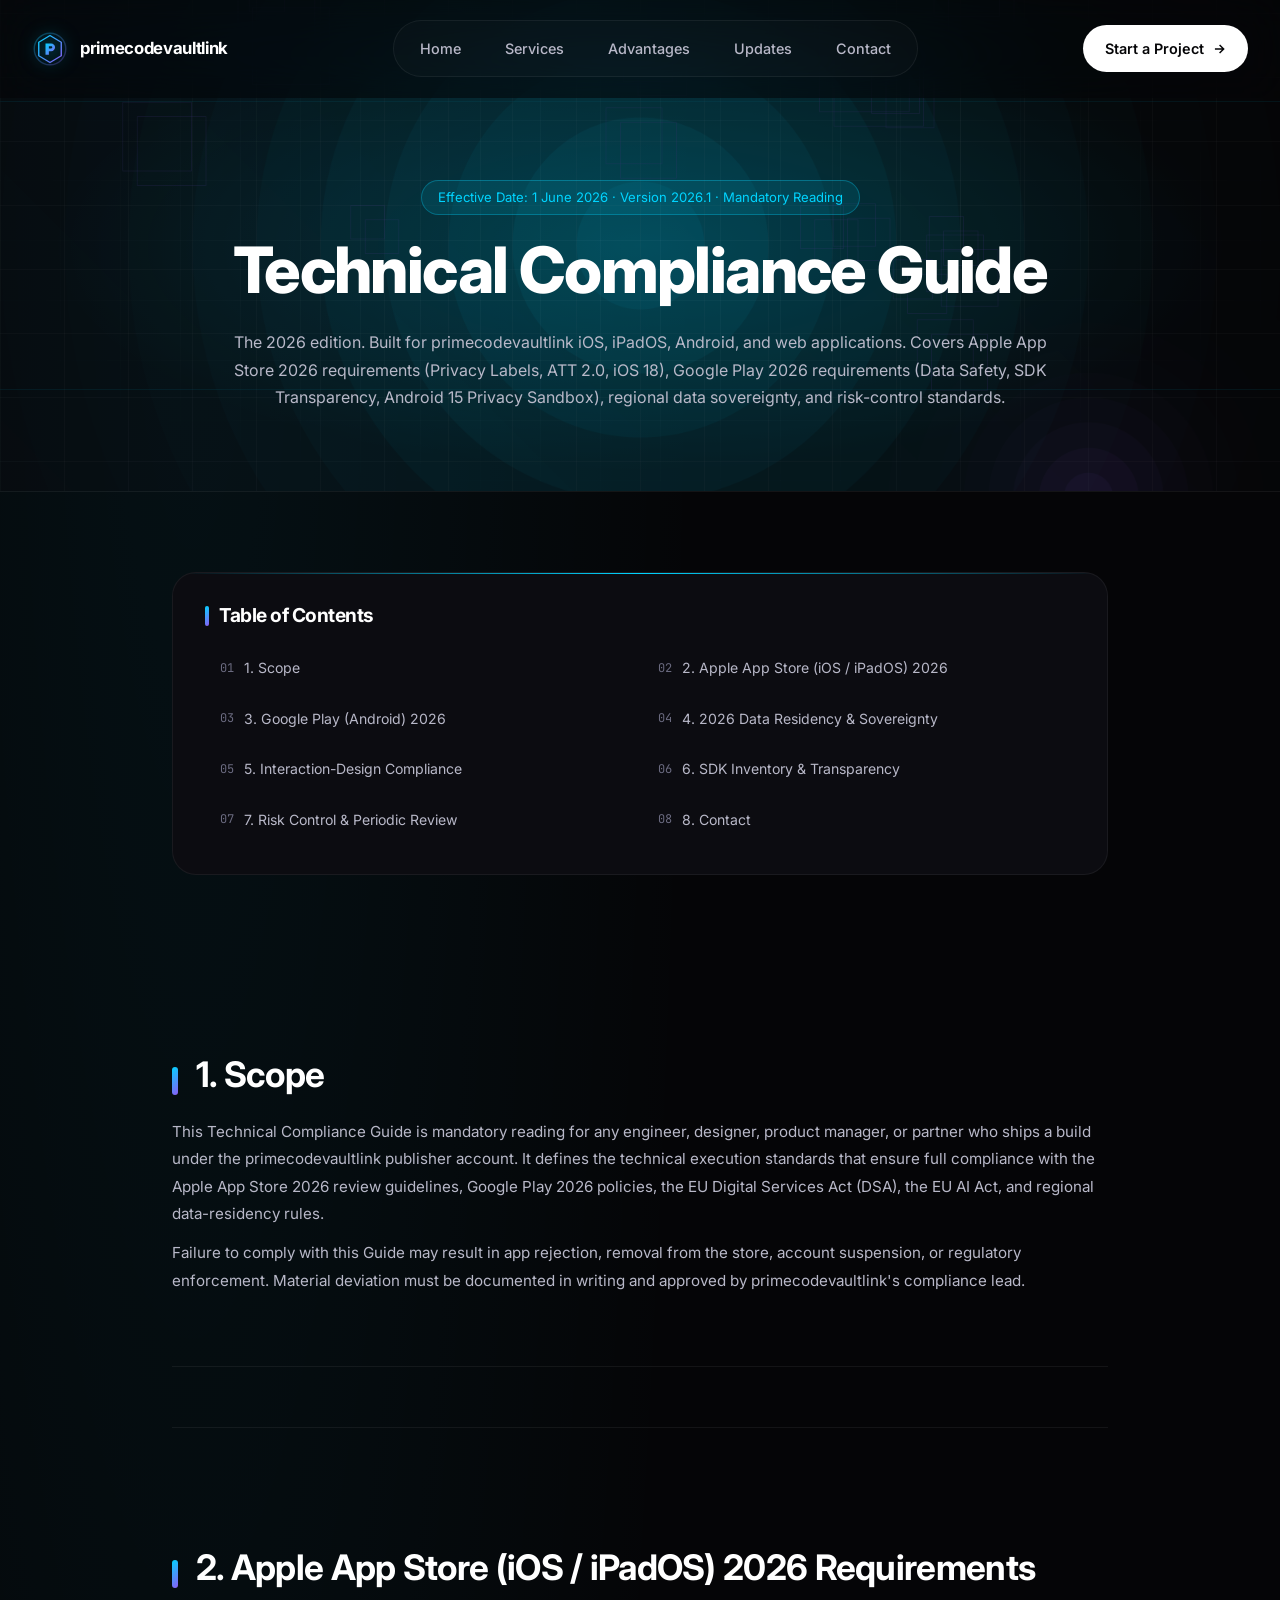
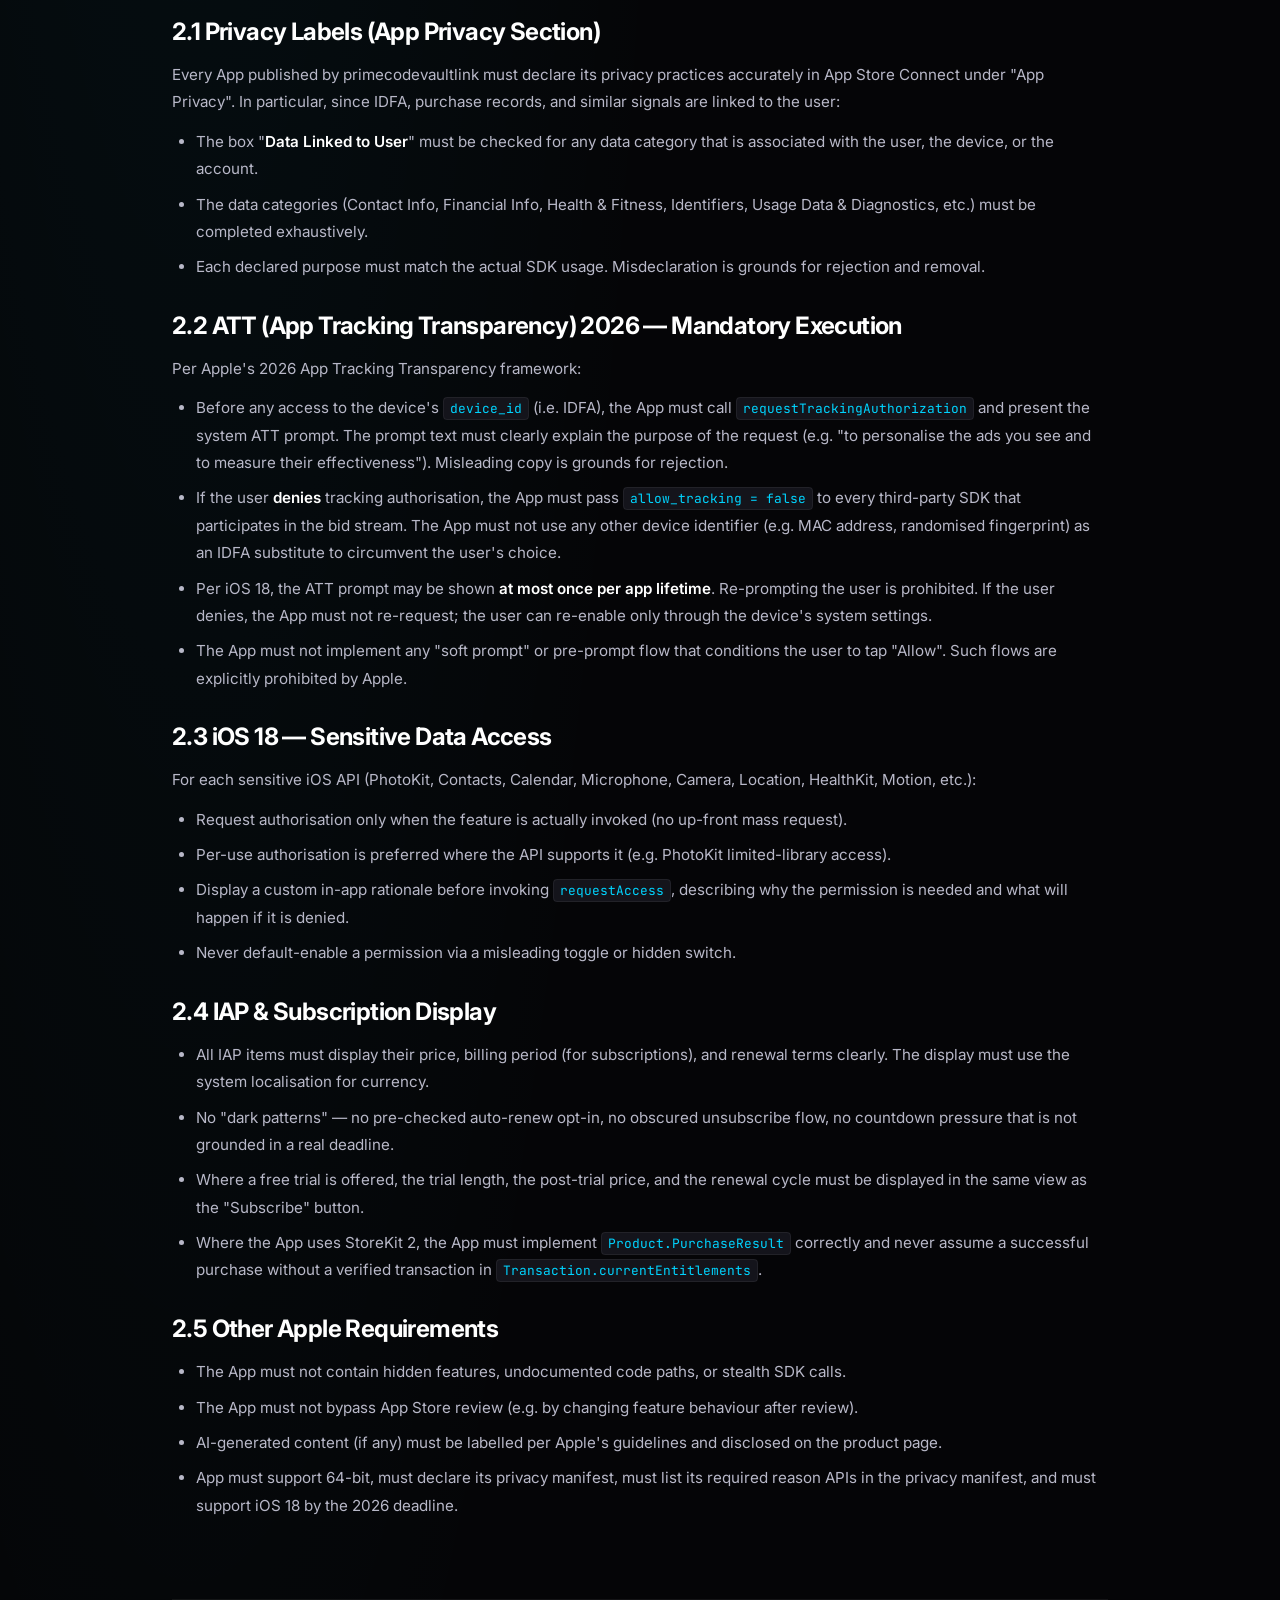
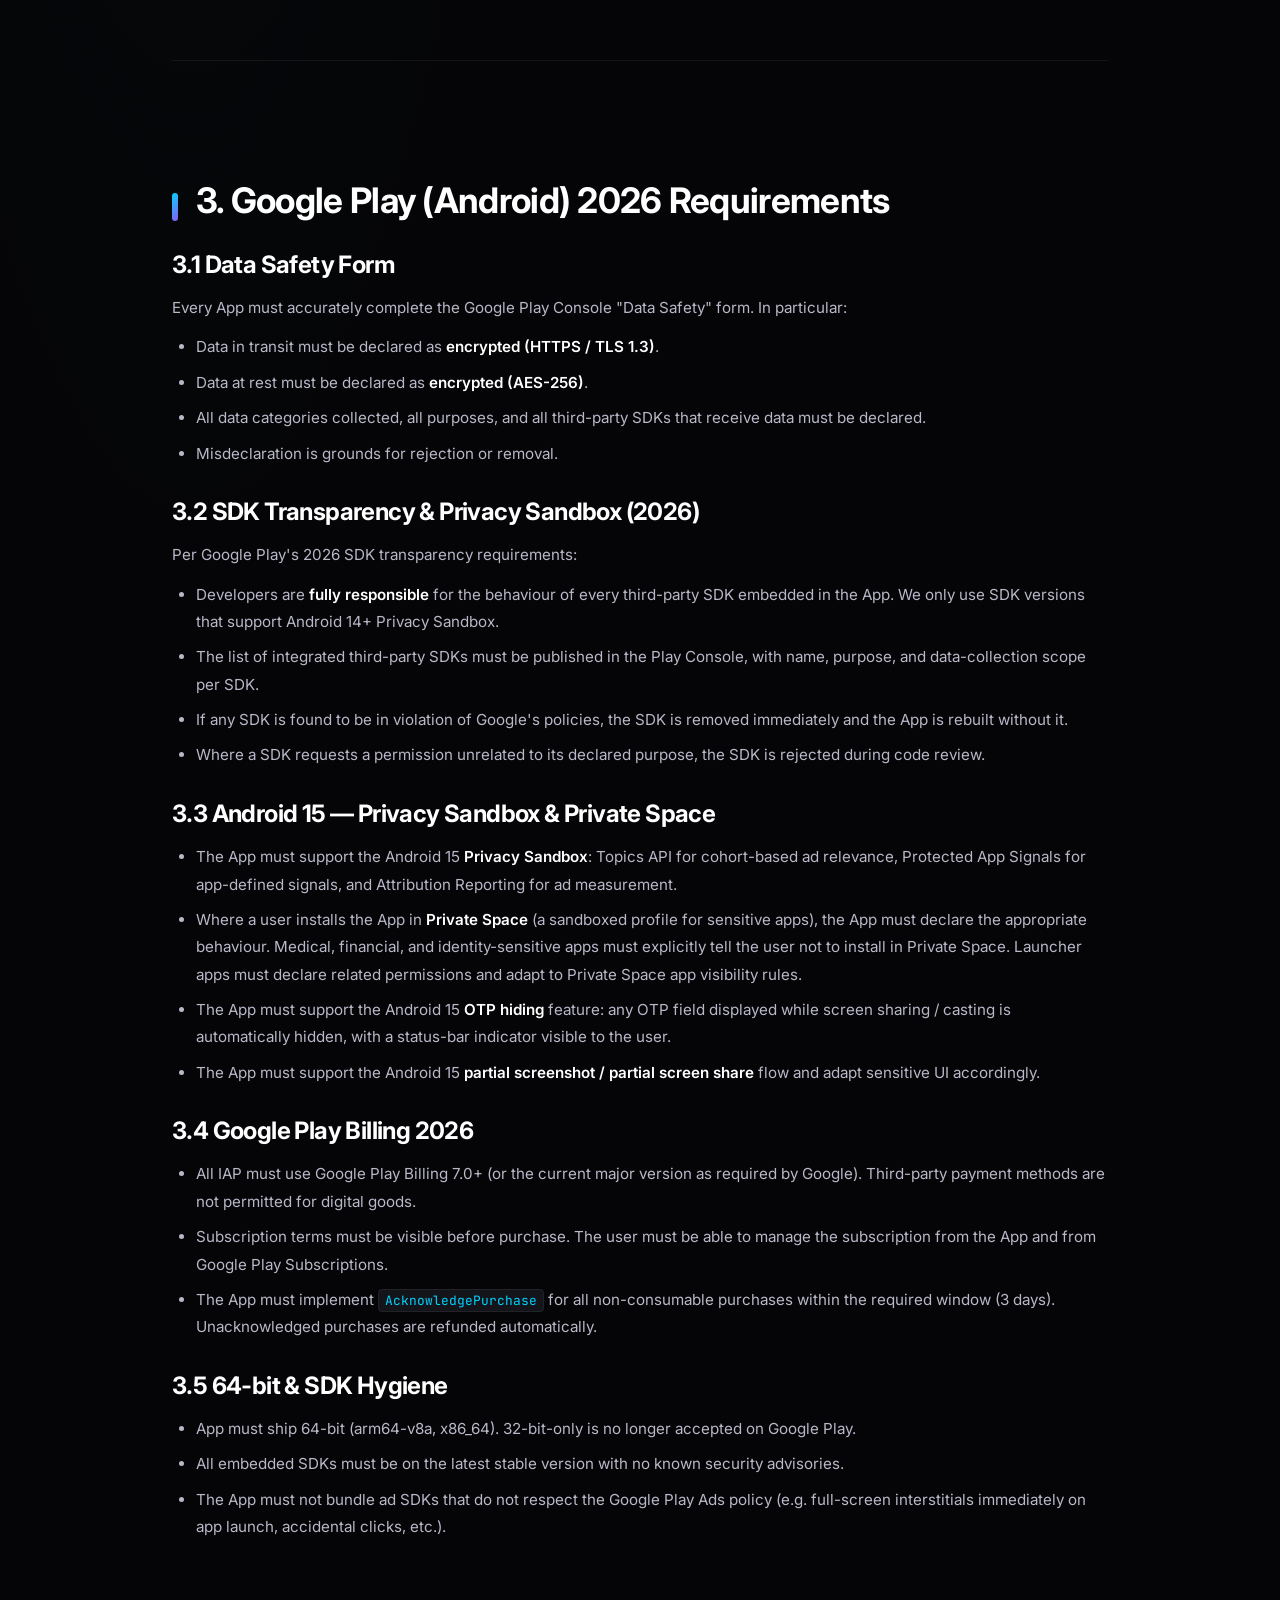
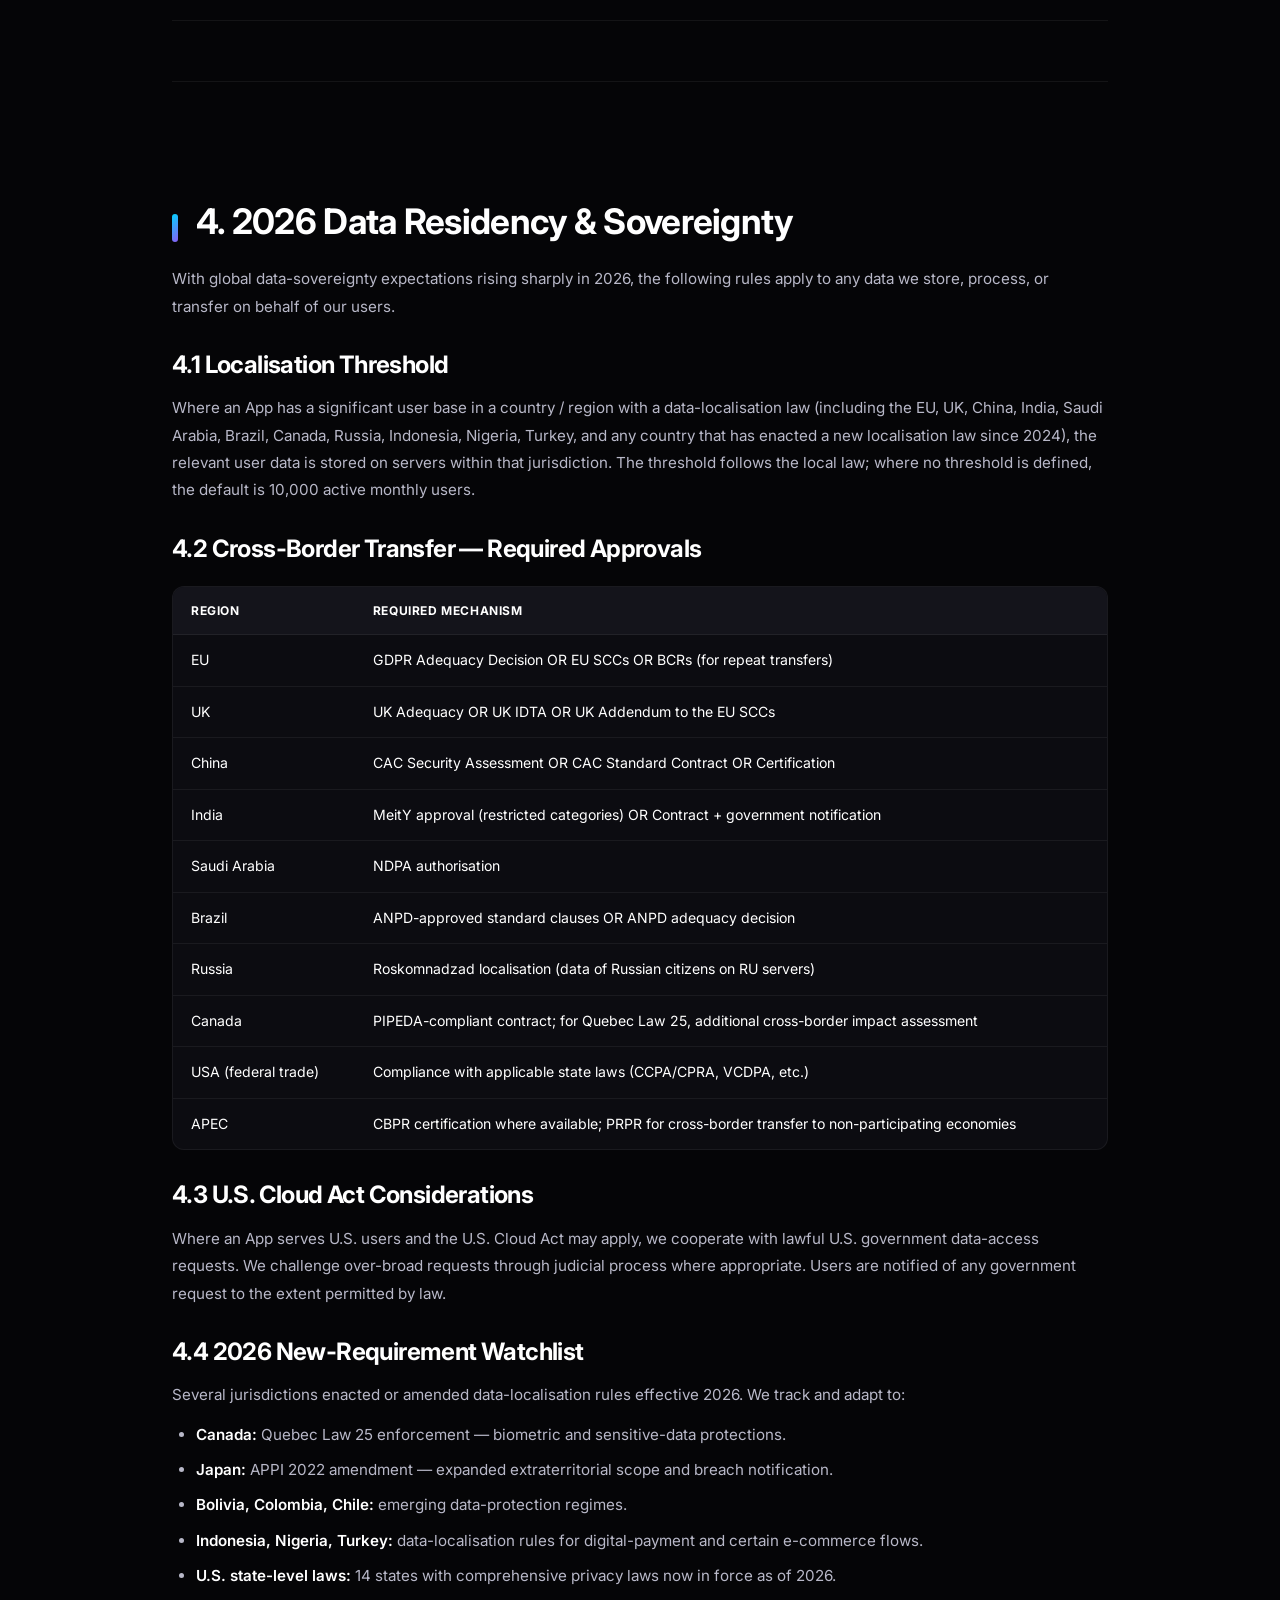
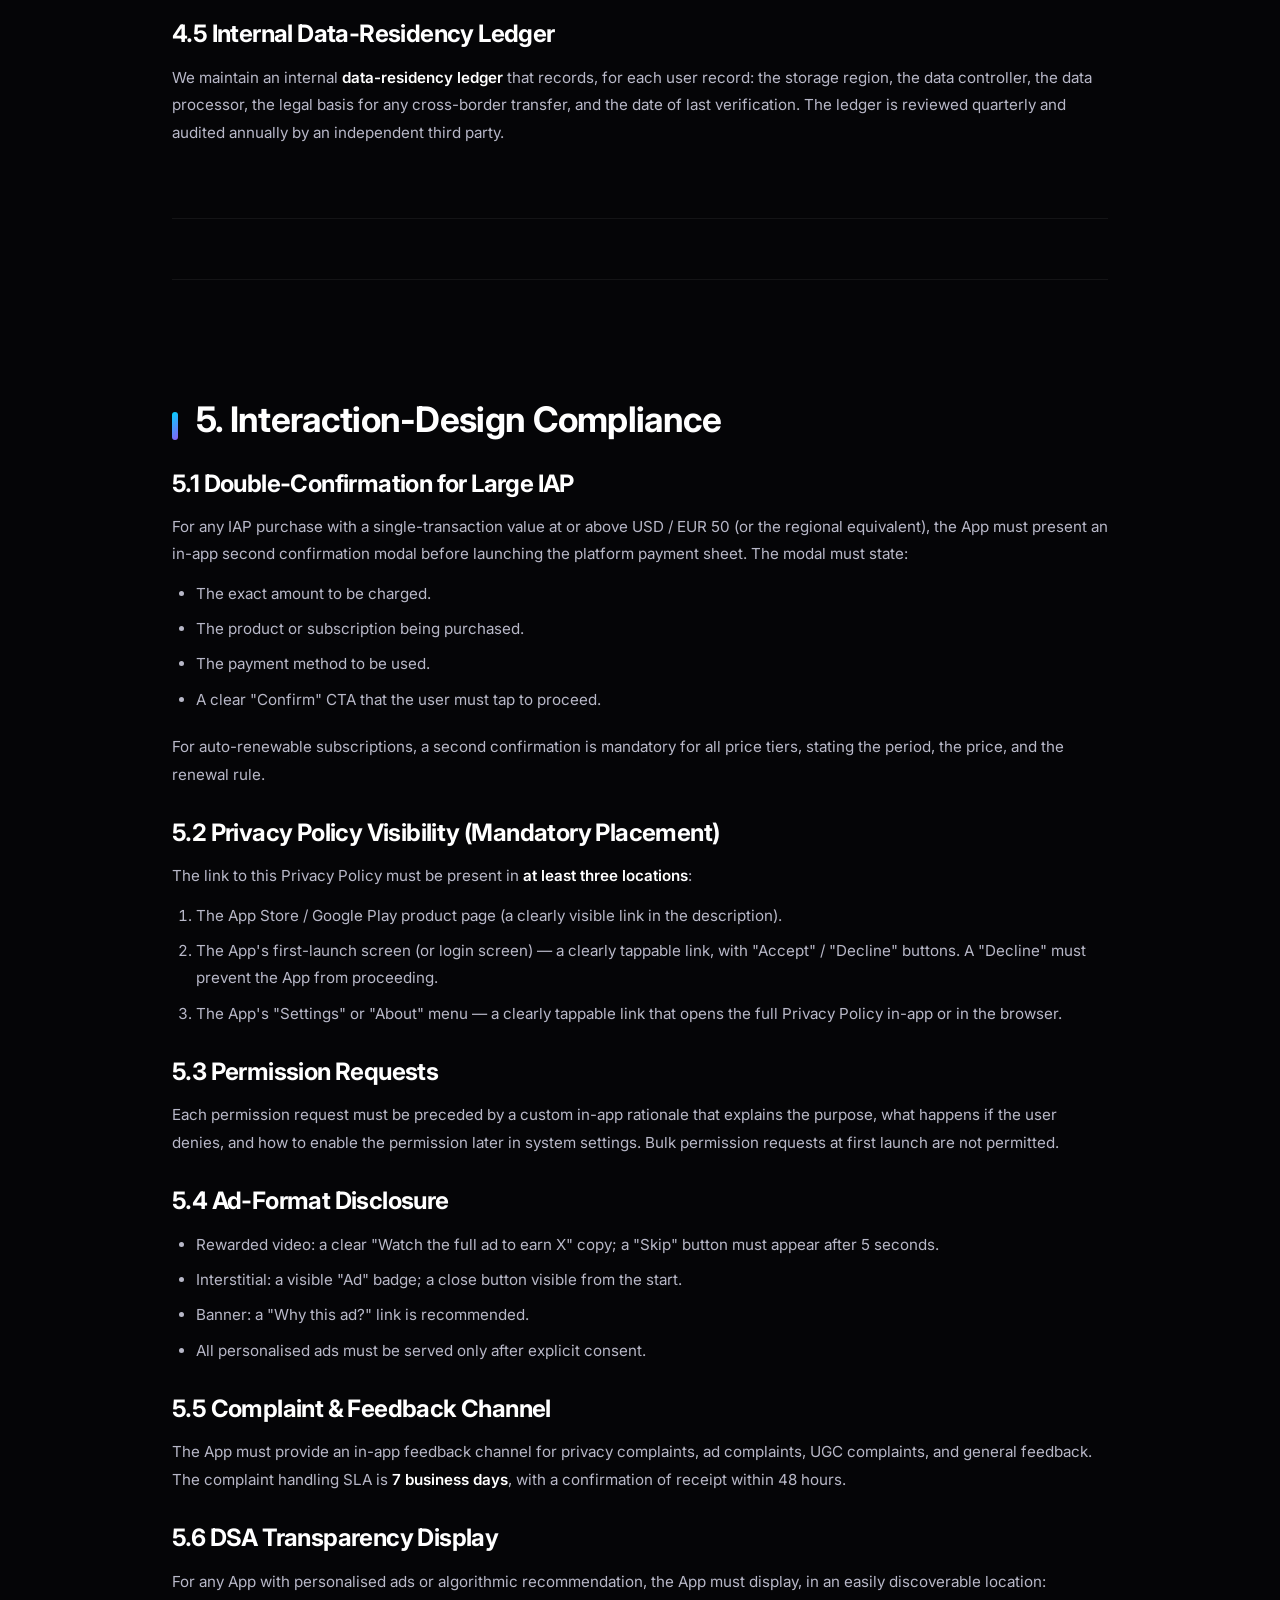
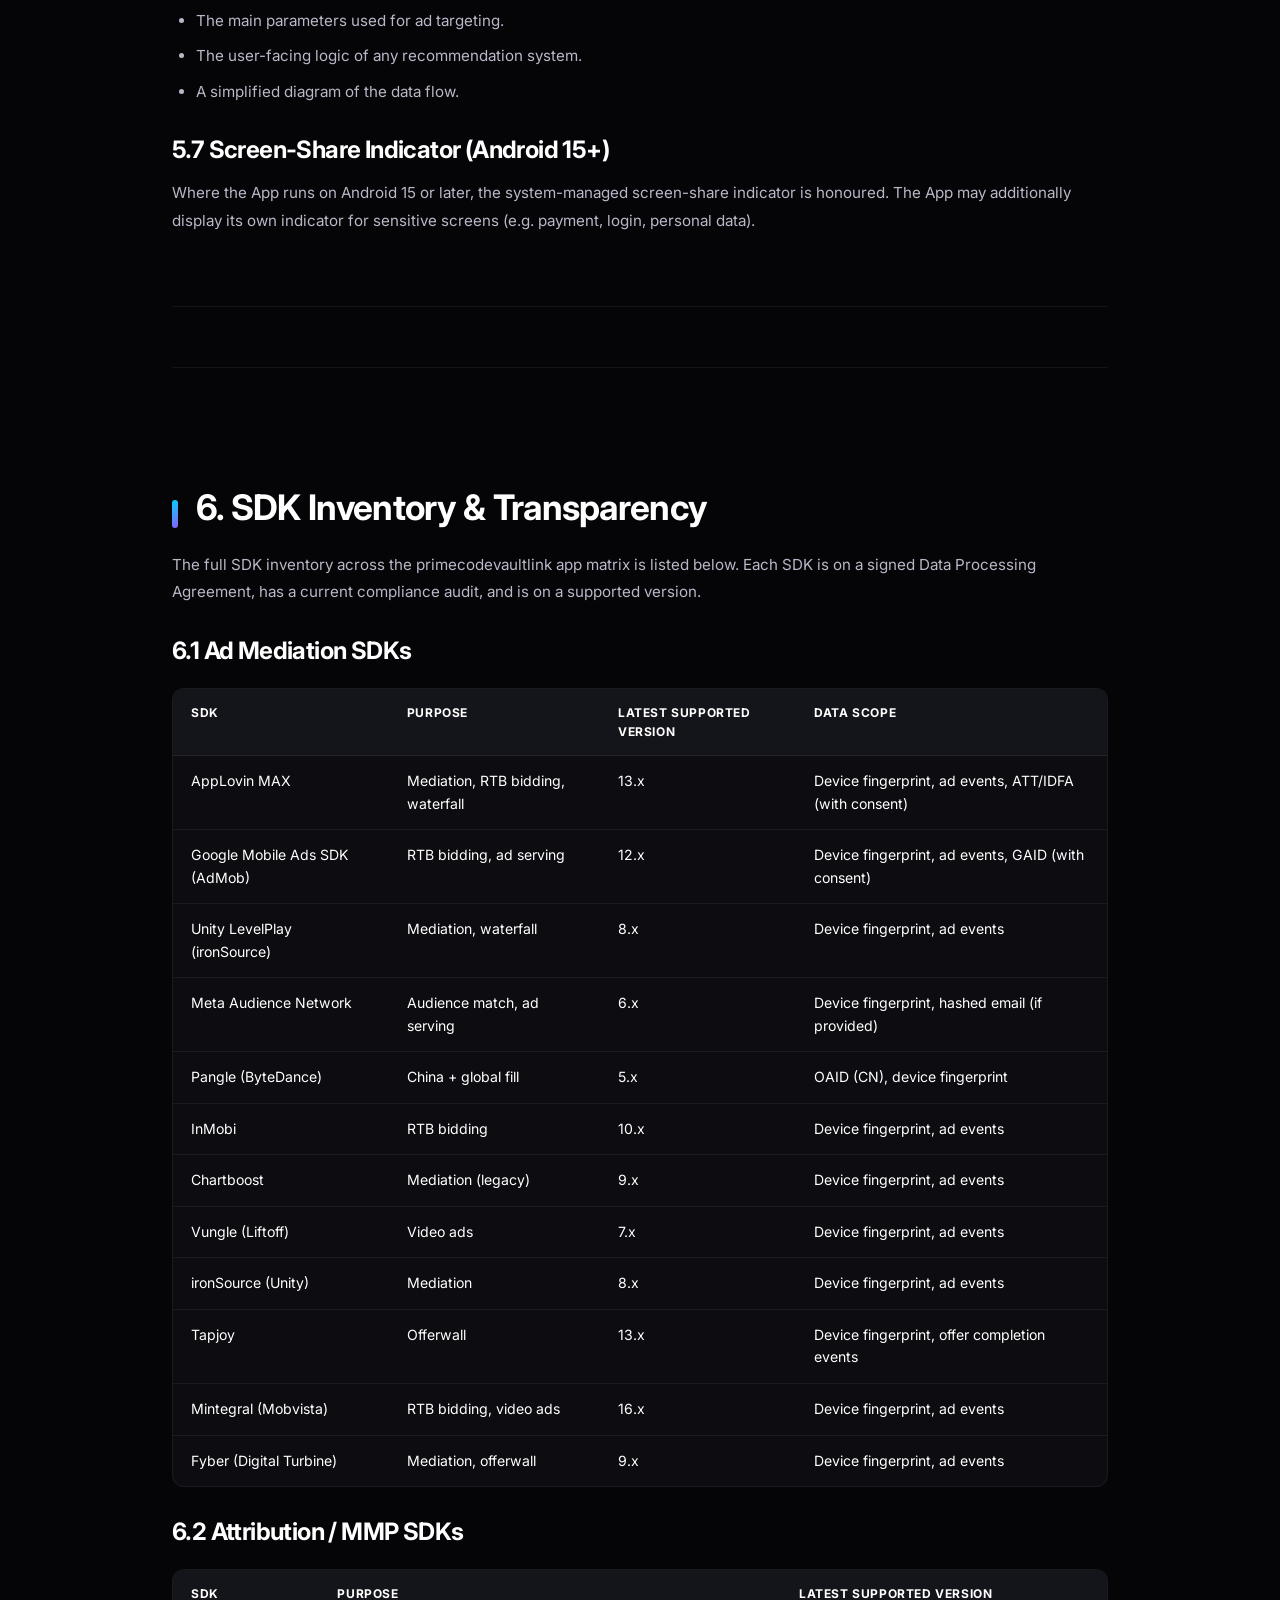
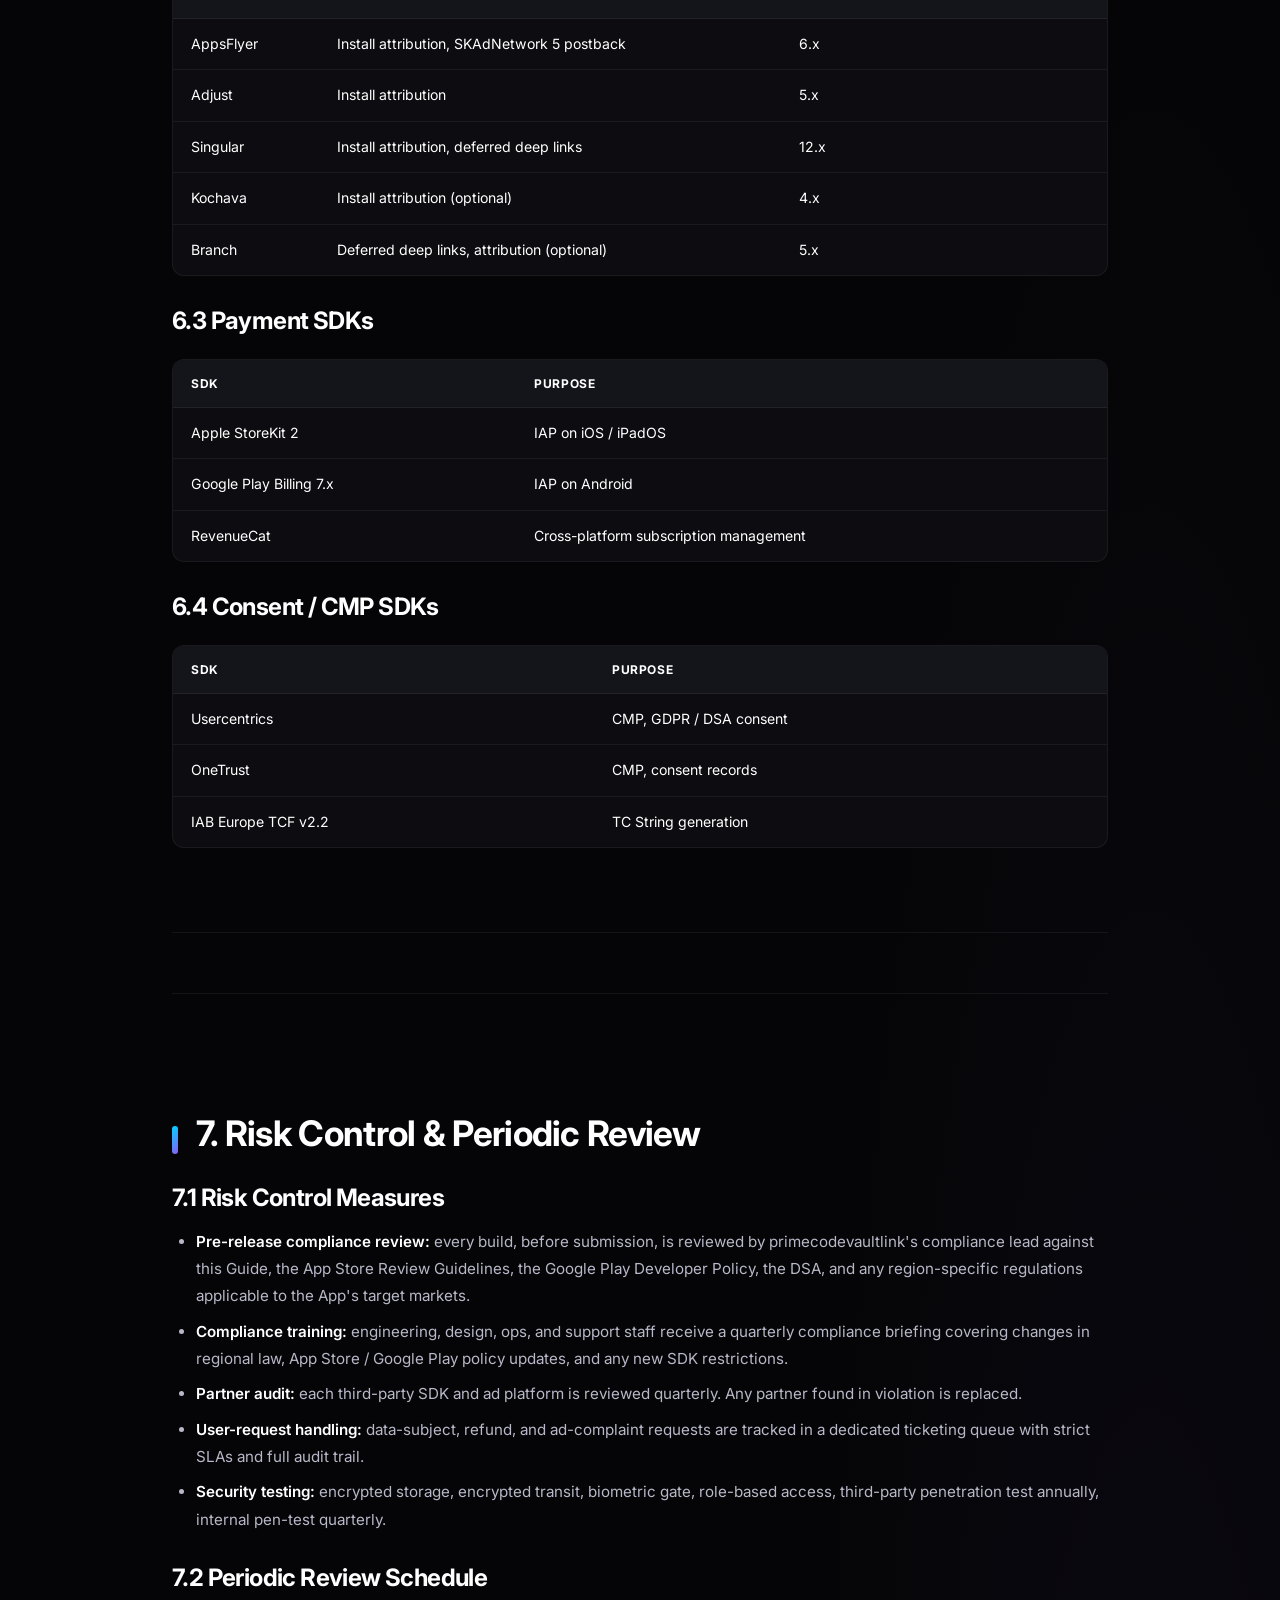
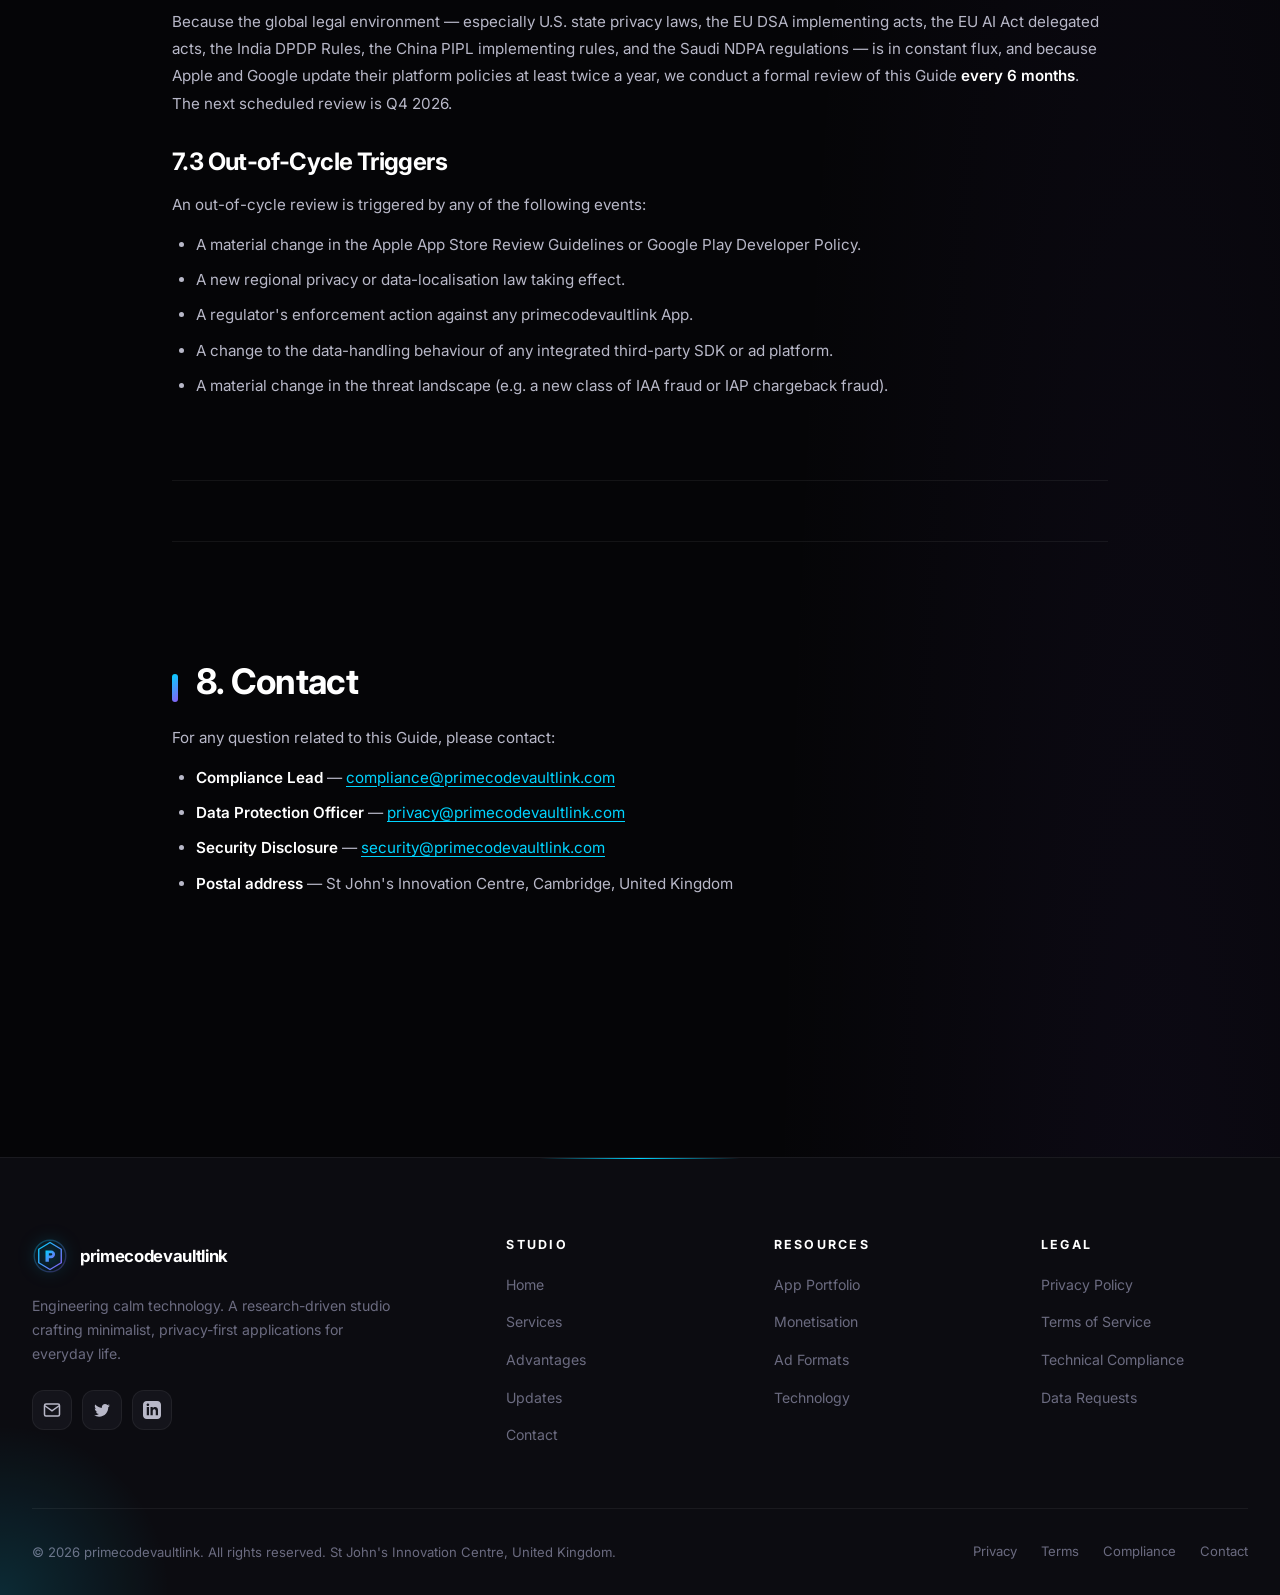
<file: technical-compliance.html>
<!DOCTYPE html>
<html lang="en">
<head>
<meta charset="UTF-8">
<meta name="viewport" content="width=device-width, initial-scale=1.0">
<meta http-equiv="X-UA-Compatible" content="IE=edge">
<title>Technical Compliance Guide — 2026 Edition | primecodevaultlink</title>
<meta name="description" content="The 2026 Technical Compliance Guide for primecodevaultlink iOS and Android applications. Covers Apple App Store privacy labels, ATT framework, Google Play data safety, SDK transparency, Android 15 / iOS 18, regional data sovereignty, and risk-control standards.">
<meta name="keywords" content="technical compliance, Apple App Store compliance 2026, Google Play data safety 2026, ATT framework, Privacy Sandbox, SKAdNetwork 5, iOS 18 privacy, Android 15 privacy, SDK transparency, data sovereignty 2026, region compliance, AppLovin MAX SDK, Google AdMob SDK, ad mediation compliance">
<meta name="author" content="primecodevaultlink">
<meta name="robots" content="index, follow, max-image-preview:large, max-snippet:-1">
<meta name="theme-color" content="#000000">
<link rel="canonical" href="https://primecodevaultlink.com/technical-compliance.html">
<link rel="icon" type="image/svg+xml" href="images/favicon.svg">
<link rel="apple-touch-icon" href="images/favicon.svg">

<meta property="og:type" content="article">
<meta property="og:site_name" content="primecodevaultlink">
<meta property="og:title" content="Technical Compliance Guide — 2026 Edition">
<meta property="og:description" content="Apple · Google · Regional data sovereignty · SDK transparency.">
<meta property="og:url" content="https://primecodevaultlink.com/technical-compliance.html">
<meta property="og:image" content="images/og-image.svg">
<meta property="og:locale" content="en_US">

<meta name="twitter:card" content="summary_large_image">
<meta name="twitter:title" content="Technical Compliance Guide — 2026 Edition">
<meta name="twitter:description" content="Apple · Google · Regional data sovereignty · SDK transparency.">
<meta name="twitter:image" content="images/og-image.svg">

<link rel="preconnect" href="https://fonts.googleapis.com">
<link rel="preconnect" href="https://fonts.gstatic.com" crossorigin>
<link href="https://fonts.googleapis.com/css2?family=Inter:wght@300;400;500;600;700;800;900&family=JetBrains+Mono:wght@400;500;600&display=swap" rel="stylesheet">
<link rel="stylesheet" href="css/style.css">
<link rel="stylesheet" href="css/animations.css">
<link rel="stylesheet" href="css/responsive.css">

<script type="application/ld+json">
{
  "@context": "https://schema.org",
  "@type": "TechArticle",
  "name": "primecodevaultlink Technical Compliance Guide — 2026 Edition",
  "url": "https://primecodevaultlink.com/technical-compliance.html",
  "dateModified": "2026-06-01",
  "publisher": {
    "@type": "Organization",
    "name": "primecodevaultlink",
    "url": "https://primecodevaultlink.com"
  }
}
</script>
</head>
<body>

<div class="loading-screen">
  <div class="loading-logo">
    <svg viewBox="0 0 64 64" fill="none">
      <defs><linearGradient id="loadG" x1="0%" y1="0%" x2="100%" y2="100%"><stop offset="0%" stop-color="#00d4ff"/><stop offset="50%" stop-color="#8b5cf6"/><stop offset="100%" stop-color="#e82127"/></linearGradient></defs>
      <circle cx="32" cy="32" r="28" stroke="url(#loadG)" stroke-width="3" stroke-dasharray="40 130" stroke-linecap="round"/>
    </svg>
  </div>
</div>

<header class="site-header">
  <div class="nav-container">
    <a href="index.html" class="logo">
      <svg viewBox="0 0 64 64" fill="none">
        <defs><linearGradient id="lg1" x1="0%" y1="0%" x2="100%" y2="100%"><stop offset="0%" stop-color="#00d4ff"/><stop offset="100%" stop-color="#8b5cf6"/></linearGradient></defs>
        <circle cx="32" cy="32" r="28" stroke="url(#lg1)" stroke-width="2.5" opacity="0.3"/>
        <path d="M32 8L52 20L52 44L32 56L12 44L12 20L32 8Z" stroke="url(#lg1)" stroke-width="2.5" stroke-linejoin="round"/>
        <path d="M24 22H34C38 22 41 25 41 29C41 33 38 36 34 36H30V42H24V22ZM30 27V31H34C35.5 31 36 30 36 29C36 28 35.5 27 34 27H30Z" fill="url(#lg1)"/>
      </svg>
      <span>primecodevaultlink</span>
    </a>
    <nav><ul class="nav-menu">
      <li><a href="index.html">Home</a></li>
      <li><a href="services.html">Services</a></li>
      <li><a href="advantages.html">Advantages</a></li>
      <li><a href="updates.html">Updates</a></li>
      <li><a href="contact.html">Contact</a></li>
    </ul></nav>
    <a href="contact.html" class="nav-cta magnetic">Start a Project <svg width="14" height="14" viewBox="0 0 24 24" fill="none" stroke="currentColor" stroke-width="2.5"><path d="M5 12h14M13 5l7 7-7 7"/></svg></a>
    <button class="mobile-toggle" aria-label="Toggle menu"><svg viewBox="0 0 24 24" fill="none" stroke="currentColor" stroke-width="2"><line x1="3" y1="6" x2="21" y2="6"/><line x1="3" y1="12" x2="21" y2="12"/><line x1="3" y1="18" x2="21" y2="18"/></svg></button>
  </div>
</header>

<div class="mobile-overlay"></div>
<aside class="mobile-menu">
  <button class="mobile-menu-close" aria-label="Close menu"><svg width="28" height="28" viewBox="0 0 24 24" fill="none" stroke="currentColor" stroke-width="2"><line x1="18" y1="6" x2="6" y2="18"/><line x1="6" y1="6" x2="18" y2="18"/></svg></button>
  <ul>
    <li><a href="index.html">Home</a></li>
    <li><a href="services.html">Services</a></li>
    <li><a href="advantages.html">Advantages</a></li>
    <li><a href="updates.html">Updates</a></li>
    <li><a href="contact.html">Contact</a></li>
    <li><a href="privacy-policy.html">Privacy Policy</a></li>
    <li><a href="terms-of-service.html">Terms of Service</a></li>
    <li><a href="technical-compliance.html">Technical Compliance</a></li>
  </ul>
</aside>

<section class="policy-hero" style="position: relative; overflow: hidden;">
  <div class="hero-bg-grid" style="position: absolute; inset: 0;"></div>
  <img src="images/hero-compliance.png" alt="" style="position: absolute; inset: 0; width: 100%; height: 100%; object-fit: cover; opacity: 0.35;">
  <div style="position: relative; z-index: 1;">
    <span class="policy-meta">Effective Date: 1 June 2026 · Version 2026.1 · Mandatory Reading</span>
    <h1>Technical Compliance Guide</h1>
    <p class="section-subtitle" style="max-width: 820px; margin: 24px auto 0;">The 2026 edition. Built for primecodevaultlink iOS, iPadOS, Android, and web applications. Covers Apple App Store 2026 requirements (Privacy Labels, ATT 2.0, iOS 18), Google Play 2026 requirements (Data Safety, SDK Transparency, Android 15 Privacy Sandbox), regional data sovereignty, and risk-control standards.</p>
  </div>
</section>

<main class="policy-content">

  <div class="toc">
    <h2>Table of Contents</h2>
    <ol class="toc-list">
      <li><a href="#scope-tc">1. Scope</a></li>
      <li><a href="#apple">2. Apple App Store (iOS / iPadOS) 2026</a></li>
      <li><a href="#google">3. Google Play (Android) 2026</a></li>
      <li><a href="#data-residency">4. 2026 Data Residency &amp; Sovereignty</a></li>
      <li><a href="#interaction">5. Interaction-Design Compliance</a></li>
      <li><a href="#sdk">6. SDK Inventory &amp; Transparency</a></li>
      <li><a href="#risk">7. Risk Control &amp; Periodic Review</a></li>
      <li><a href="#contact-tc">8. Contact</a></li>
    </ol>
  </div>

  <section class="policy-section" id="scope-tc">
    <h2>1. Scope</h2>
    <p>This Technical Compliance Guide is mandatory reading for any engineer, designer, product manager, or partner who ships a build under the primecodevaultlink publisher account. It defines the technical execution standards that ensure full compliance with the Apple App Store 2026 review guidelines, Google Play 2026 policies, the EU Digital Services Act (DSA), the EU AI Act, and regional data-residency rules.</p>
    <p>Failure to comply with this Guide may result in app rejection, removal from the store, account suspension, or regulatory enforcement. Material deviation must be documented in writing and approved by primecodevaultlink's compliance lead.</p>
  </section>

  <section class="policy-section" id="apple">
    <h2>2. Apple App Store (iOS / iPadOS) 2026 Requirements</h2>

    <h3>2.1 Privacy Labels (App Privacy Section)</h3>
    <p>Every App published by primecodevaultlink must declare its privacy practices accurately in App Store Connect under "App Privacy". In particular, since IDFA, purchase records, and similar signals are linked to the user:</p>
    <ul>
      <li>The box "<strong>Data Linked to User</strong>" must be checked for any data category that is associated with the user, the device, or the account.</li>
      <li>The data categories (Contact Info, Financial Info, Health &amp; Fitness, Identifiers, Usage Data &amp; Diagnostics, etc.) must be completed exhaustively.</li>
      <li>Each declared purpose must match the actual SDK usage. Misdeclaration is grounds for rejection and removal.</li>
    </ul>

    <h3>2.2 ATT (App Tracking Transparency) 2026 — Mandatory Execution</h3>
    <p>Per Apple's 2026 App Tracking Transparency framework:</p>
    <ul>
      <li>Before any access to the device's <code>device_id</code> (i.e. IDFA), the App must call <code>requestTrackingAuthorization</code> and present the system ATT prompt. The prompt text must clearly explain the purpose of the request (e.g. "to personalise the ads you see and to measure their effectiveness"). Misleading copy is grounds for rejection.</li>
      <li>If the user <strong>denies</strong> tracking authorisation, the App must pass <code>allow_tracking = false</code> to every third-party SDK that participates in the bid stream. The App must not use any other device identifier (e.g. MAC address, randomised fingerprint) as an IDFA substitute to circumvent the user's choice.</li>
      <li>Per iOS 18, the ATT prompt may be shown <strong>at most once per app lifetime</strong>. Re-prompting the user is prohibited. If the user denies, the App must not re-request; the user can re-enable only through the device's system settings.</li>
      <li>The App must not implement any "soft prompt" or pre-prompt flow that conditions the user to tap "Allow". Such flows are explicitly prohibited by Apple.</li>
    </ul>

    <h3>2.3 iOS 18 — Sensitive Data Access</h3>
    <p>For each sensitive iOS API (PhotoKit, Contacts, Calendar, Microphone, Camera, Location, HealthKit, Motion, etc.):</p>
    <ul>
      <li>Request authorisation only when the feature is actually invoked (no up-front mass request).</li>
      <li>Per-use authorisation is preferred where the API supports it (e.g. PhotoKit limited-library access).</li>
      <li>Display a custom in-app rationale before invoking <code>requestAccess</code>, describing why the permission is needed and what will happen if it is denied.</li>
      <li>Never default-enable a permission via a misleading toggle or hidden switch.</li>
    </ul>

    <h3>2.4 IAP &amp; Subscription Display</h3>
    <ul>
      <li>All IAP items must display their price, billing period (for subscriptions), and renewal terms clearly. The display must use the system localisation for currency.</li>
      <li>No "dark patterns" — no pre-checked auto-renew opt-in, no obscured unsubscribe flow, no countdown pressure that is not grounded in a real deadline.</li>
      <li>Where a free trial is offered, the trial length, the post-trial price, and the renewal cycle must be displayed in the same view as the "Subscribe" button.</li>
      <li>Where the App uses StoreKit 2, the App must implement <code>Product.PurchaseResult</code> correctly and never assume a successful purchase without a verified transaction in <code>Transaction.currentEntitlements</code>.</li>
    </ul>

    <h3>2.5 Other Apple Requirements</h3>
    <ul>
      <li>The App must not contain hidden features, undocumented code paths, or stealth SDK calls.</li>
      <li>The App must not bypass App Store review (e.g. by changing feature behaviour after review).</li>
      <li>AI-generated content (if any) must be labelled per Apple's guidelines and disclosed on the product page.</li>
      <li>App must support 64-bit, must declare its privacy manifest, must list its required reason APIs in the privacy manifest, and must support iOS 18 by the 2026 deadline.</li>
    </ul>
  </section>

  <section class="policy-section" id="google">
    <h2>3. Google Play (Android) 2026 Requirements</h2>

    <h3>3.1 Data Safety Form</h3>
    <p>Every App must accurately complete the Google Play Console "Data Safety" form. In particular:</p>
    <ul>
      <li>Data in transit must be declared as <strong>encrypted (HTTPS / TLS 1.3)</strong>.</li>
      <li>Data at rest must be declared as <strong>encrypted (AES-256)</strong>.</li>
      <li>All data categories collected, all purposes, and all third-party SDKs that receive data must be declared.</li>
      <li>Misdeclaration is grounds for rejection or removal.</li>
    </ul>

    <h3>3.2 SDK Transparency &amp; Privacy Sandbox (2026)</h3>
    <p>Per Google Play's 2026 SDK transparency requirements:</p>
    <ul>
      <li>Developers are <strong>fully responsible</strong> for the behaviour of every third-party SDK embedded in the App. We only use SDK versions that support Android 14+ Privacy Sandbox.</li>
      <li>The list of integrated third-party SDKs must be published in the Play Console, with name, purpose, and data-collection scope per SDK.</li>
      <li>If any SDK is found to be in violation of Google's policies, the SDK is removed immediately and the App is rebuilt without it.</li>
      <li>Where a SDK requests a permission unrelated to its declared purpose, the SDK is rejected during code review.</li>
    </ul>

    <h3>3.3 Android 15 — Privacy Sandbox &amp; Private Space</h3>
    <ul>
      <li>The App must support the Android 15 <strong>Privacy Sandbox</strong>: Topics API for cohort-based ad relevance, Protected App Signals for app-defined signals, and Attribution Reporting for ad measurement.</li>
      <li>Where a user installs the App in <strong>Private Space</strong> (a sandboxed profile for sensitive apps), the App must declare the appropriate behaviour. Medical, financial, and identity-sensitive apps must explicitly tell the user not to install in Private Space. Launcher apps must declare related permissions and adapt to Private Space app visibility rules.</li>
      <li>The App must support the Android 15 <strong>OTP hiding</strong> feature: any OTP field displayed while screen sharing / casting is automatically hidden, with a status-bar indicator visible to the user.</li>
      <li>The App must support the Android 15 <strong>partial screenshot / partial screen share</strong> flow and adapt sensitive UI accordingly.</li>
    </ul>

    <h3>3.4 Google Play Billing 2026</h3>
    <ul>
      <li>All IAP must use Google Play Billing 7.0+ (or the current major version as required by Google). Third-party payment methods are not permitted for digital goods.</li>
      <li>Subscription terms must be visible before purchase. The user must be able to manage the subscription from the App and from Google Play Subscriptions.</li>
      <li>The App must implement <code>AcknowledgePurchase</code> for all non-consumable purchases within the required window (3 days). Unacknowledged purchases are refunded automatically.</li>
    </ul>

    <h3>3.5 64-bit &amp; SDK Hygiene</h3>
    <ul>
      <li>App must ship 64-bit (arm64-v8a, x86_64). 32-bit-only is no longer accepted on Google Play.</li>
      <li>All embedded SDKs must be on the latest stable version with no known security advisories.</li>
      <li>The App must not bundle ad SDKs that do not respect the Google Play Ads policy (e.g. full-screen interstitials immediately on app launch, accidental clicks, etc.).</li>
    </ul>
  </section>

  <section class="policy-section" id="data-residency">
    <h2>4. 2026 Data Residency &amp; Sovereignty</h2>
    <p>With global data-sovereignty expectations rising sharply in 2026, the following rules apply to any data we store, process, or transfer on behalf of our users.</p>

    <h3>4.1 Localisation Threshold</h3>
    <p>Where an App has a significant user base in a country / region with a data-localisation law (including the EU, UK, China, India, Saudi Arabia, Brazil, Canada, Russia, Indonesia, Nigeria, Turkey, and any country that has enacted a new localisation law since 2024), the relevant user data is stored on servers within that jurisdiction. The threshold follows the local law; where no threshold is defined, the default is 10,000 active monthly users.</p>

    <h3>4.2 Cross-Border Transfer — Required Approvals</h3>
    <table class="policy-table">
      <thead><tr><th>Region</th><th>Required Mechanism</th></tr></thead>
      <tbody>
        <tr><td>EU</td><td>GDPR Adequacy Decision OR EU SCCs OR BCRs (for repeat transfers)</td></tr>
        <tr><td>UK</td><td>UK Adequacy OR UK IDTA OR UK Addendum to the EU SCCs</td></tr>
        <tr><td>China</td><td>CAC Security Assessment OR CAC Standard Contract OR Certification</td></tr>
        <tr><td>India</td><td>MeitY approval (restricted categories) OR Contract + government notification</td></tr>
        <tr><td>Saudi Arabia</td><td>NDPA authorisation</td></tr>
        <tr><td>Brazil</td><td>ANPD-approved standard clauses OR ANPD adequacy decision</td></tr>
        <tr><td>Russia</td><td>Roskomnadzad localisation (data of Russian citizens on RU servers)</td></tr>
        <tr><td>Canada</td><td>PIPEDA-compliant contract; for Quebec Law 25, additional cross-border impact assessment</td></tr>
        <tr><td>USA (federal trade)</td><td>Compliance with applicable state laws (CCPA/CPRA, VCDPA, etc.)</td></tr>
        <tr><td>APEC</td><td>CBPR certification where available; PRPR for cross-border transfer to non-participating economies</td></tr>
      </tbody>
    </table>

    <h3>4.3 U.S. Cloud Act Considerations</h3>
    <p>Where an App serves U.S. users and the U.S. Cloud Act may apply, we cooperate with lawful U.S. government data-access requests. We challenge over-broad requests through judicial process where appropriate. Users are notified of any government request to the extent permitted by law.</p>

    <h3>4.4 2026 New-Requirement Watchlist</h3>
    <p>Several jurisdictions enacted or amended data-localisation rules effective 2026. We track and adapt to:</p>
    <ul>
      <li><strong>Canada:</strong> Quebec Law 25 enforcement — biometric and sensitive-data protections.</li>
      <li><strong>Japan:</strong> APPI 2022 amendment — expanded extraterritorial scope and breach notification.</li>
      <li><strong>Bolivia, Colombia, Chile:</strong> emerging data-protection regimes.</li>
      <li><strong>Indonesia, Nigeria, Turkey:</strong> data-localisation rules for digital-payment and certain e-commerce flows.</li>
      <li><strong>U.S. state-level laws:</strong> 14 states with comprehensive privacy laws now in force as of 2026.</li>
    </ul>

    <h3>4.5 Internal Data-Residency Ledger</h3>
    <p>We maintain an internal <strong>data-residency ledger</strong> that records, for each user record: the storage region, the data controller, the data processor, the legal basis for any cross-border transfer, and the date of last verification. The ledger is reviewed quarterly and audited annually by an independent third party.</p>
  </section>

  <section class="policy-section" id="interaction">
    <h2>5. Interaction-Design Compliance</h2>

    <h3>5.1 Double-Confirmation for Large IAP</h3>
    <p>For any IAP purchase with a single-transaction value at or above USD / EUR 50 (or the regional equivalent), the App must present an in-app second confirmation modal before launching the platform payment sheet. The modal must state:</p>
    <ul>
      <li>The exact amount to be charged.</li>
      <li>The product or subscription being purchased.</li>
      <li>The payment method to be used.</li>
      <li>A clear "Confirm" CTA that the user must tap to proceed.</li>
    </ul>
    <p>For auto-renewable subscriptions, a second confirmation is mandatory for all price tiers, stating the period, the price, and the renewal rule.</p>

    <h3>5.2 Privacy Policy Visibility (Mandatory Placement)</h3>
    <p>The link to this Privacy Policy must be present in <strong>at least three locations</strong>:</p>
    <ol>
      <li>The App Store / Google Play product page (a clearly visible link in the description).</li>
      <li>The App's first-launch screen (or login screen) — a clearly tappable link, with "Accept" / "Decline" buttons. A "Decline" must prevent the App from proceeding.</li>
      <li>The App's "Settings" or "About" menu — a clearly tappable link that opens the full Privacy Policy in-app or in the browser.</li>
    </ol>

    <h3>5.3 Permission Requests</h3>
    <p>Each permission request must be preceded by a custom in-app rationale that explains the purpose, what happens if the user denies, and how to enable the permission later in system settings. Bulk permission requests at first launch are not permitted.</p>

    <h3>5.4 Ad-Format Disclosure</h3>
    <ul>
      <li>Rewarded video: a clear "Watch the full ad to earn X" copy; a "Skip" button must appear after 5 seconds.</li>
      <li>Interstitial: a visible "Ad" badge; a close button visible from the start.</li>
      <li>Banner: a "Why this ad?" link is recommended.</li>
      <li>All personalised ads must be served only after explicit consent.</li>
    </ul>

    <h3>5.5 Complaint &amp; Feedback Channel</h3>
    <p>The App must provide an in-app feedback channel for privacy complaints, ad complaints, UGC complaints, and general feedback. The complaint handling SLA is <strong>7 business days</strong>, with a confirmation of receipt within 48 hours.</p>

    <h3>5.6 DSA Transparency Display</h3>
    <p>For any App with personalised ads or algorithmic recommendation, the App must display, in an easily discoverable location:</p>
    <ul>
      <li>The main parameters used for ad targeting.</li>
      <li>The user-facing logic of any recommendation system.</li>
      <li>A simplified diagram of the data flow.</li>
    </ul>

    <h3>5.7 Screen-Share Indicator (Android 15+)</h3>
    <p>Where the App runs on Android 15 or later, the system-managed screen-share indicator is honoured. The App may additionally display its own indicator for sensitive screens (e.g. payment, login, personal data).</p>
  </section>

  <section class="policy-section" id="sdk">
    <h2>6. SDK Inventory &amp; Transparency</h2>
    <p>The full SDK inventory across the primecodevaultlink app matrix is listed below. Each SDK is on a signed Data Processing Agreement, has a current compliance audit, and is on a supported version.</p>

    <h3>6.1 Ad Mediation SDKs</h3>
    <table class="policy-table">
      <thead><tr><th>SDK</th><th>Purpose</th><th>Latest Supported Version</th><th>Data Scope</th></tr></thead>
      <tbody>
        <tr><td>AppLovin MAX</td><td>Mediation, RTB bidding, waterfall</td><td>13.x</td><td>Device fingerprint, ad events, ATT/IDFA (with consent)</td></tr>
        <tr><td>Google Mobile Ads SDK (AdMob)</td><td>RTB bidding, ad serving</td><td>12.x</td><td>Device fingerprint, ad events, GAID (with consent)</td></tr>
        <tr><td>Unity LevelPlay (ironSource)</td><td>Mediation, waterfall</td><td>8.x</td><td>Device fingerprint, ad events</td></tr>
        <tr><td>Meta Audience Network</td><td>Audience match, ad serving</td><td>6.x</td><td>Device fingerprint, hashed email (if provided)</td></tr>
        <tr><td>Pangle (ByteDance)</td><td>China + global fill</td><td>5.x</td><td>OAID (CN), device fingerprint</td></tr>
        <tr><td>InMobi</td><td>RTB bidding</td><td>10.x</td><td>Device fingerprint, ad events</td></tr>
        <tr><td>Chartboost</td><td>Mediation (legacy)</td><td>9.x</td><td>Device fingerprint, ad events</td></tr>
        <tr><td>Vungle (Liftoff)</td><td>Video ads</td><td>7.x</td><td>Device fingerprint, ad events</td></tr>
        <tr><td>ironSource (Unity)</td><td>Mediation</td><td>8.x</td><td>Device fingerprint, ad events</td></tr>
        <tr><td>Tapjoy</td><td>Offerwall</td><td>13.x</td><td>Device fingerprint, offer completion events</td></tr>
        <tr><td>Mintegral (Mobvista)</td><td>RTB bidding, video ads</td><td>16.x</td><td>Device fingerprint, ad events</td></tr>
        <tr><td>Fyber (Digital Turbine)</td><td>Mediation, offerwall</td><td>9.x</td><td>Device fingerprint, ad events</td></tr>
      </tbody>
    </table>

    <h3>6.2 Attribution / MMP SDKs</h3>
    <table class="policy-table">
      <thead><tr><th>SDK</th><th>Purpose</th><th>Latest Supported Version</th></tr></thead>
      <tbody>
        <tr><td>AppsFlyer</td><td>Install attribution, SKAdNetwork 5 postback</td><td>6.x</td></tr>
        <tr><td>Adjust</td><td>Install attribution</td><td>5.x</td></tr>
        <tr><td>Singular</td><td>Install attribution, deferred deep links</td><td>12.x</td></tr>
        <tr><td>Kochava</td><td>Install attribution (optional)</td><td>4.x</td></tr>
        <tr><td>Branch</td><td>Deferred deep links, attribution (optional)</td><td>5.x</td></tr>
      </tbody>
    </table>

    <h3>6.3 Payment SDKs</h3>
    <table class="policy-table">
      <thead><tr><th>SDK</th><th>Purpose</th></tr></thead>
      <tbody>
        <tr><td>Apple StoreKit 2</td><td>IAP on iOS / iPadOS</td></tr>
        <tr><td>Google Play Billing 7.x</td><td>IAP on Android</td></tr>
        <tr><td>RevenueCat</td><td>Cross-platform subscription management</td></tr>
      </tbody>
    </table>

    <h3>6.4 Consent / CMP SDKs</h3>
    <table class="policy-table">
      <thead><tr><th>SDK</th><th>Purpose</th></tr></thead>
      <tbody>
        <tr><td>Usercentrics</td><td>CMP, GDPR / DSA consent</td></tr>
        <tr><td>OneTrust</td><td>CMP, consent records</td></tr>
        <tr><td>IAB Europe TCF v2.2</td><td>TC String generation</td></tr>
      </tbody>
    </table>
  </section>

  <section class="policy-section" id="risk">
    <h2>7. Risk Control &amp; Periodic Review</h2>

    <h3>7.1 Risk Control Measures</h3>
    <ul>
      <li><strong>Pre-release compliance review:</strong> every build, before submission, is reviewed by primecodevaultlink's compliance lead against this Guide, the App Store Review Guidelines, the Google Play Developer Policy, the DSA, and any region-specific regulations applicable to the App's target markets.</li>
      <li><strong>Compliance training:</strong> engineering, design, ops, and support staff receive a quarterly compliance briefing covering changes in regional law, App Store / Google Play policy updates, and any new SDK restrictions.</li>
      <li><strong>Partner audit:</strong> each third-party SDK and ad platform is reviewed quarterly. Any partner found in violation is replaced.</li>
      <li><strong>User-request handling:</strong> data-subject, refund, and ad-complaint requests are tracked in a dedicated ticketing queue with strict SLAs and full audit trail.</li>
      <li><strong>Security testing:</strong> encrypted storage, encrypted transit, biometric gate, role-based access, third-party penetration test annually, internal pen-test quarterly.</li>
    </ul>

    <h3>7.2 Periodic Review Schedule</h3>
    <p>Because the global legal environment — especially U.S. state privacy laws, the EU DSA implementing acts, the EU AI Act delegated acts, the India DPDP Rules, the China PIPL implementing rules, and the Saudi NDPA regulations — is in constant flux, and because Apple and Google update their platform policies at least twice a year, we conduct a formal review of this Guide <strong>every 6 months</strong>. The next scheduled review is Q4 2026.</p>

    <h3>7.3 Out-of-Cycle Triggers</h3>
    <p>An out-of-cycle review is triggered by any of the following events:</p>
    <ul>
      <li>A material change in the Apple App Store Review Guidelines or Google Play Developer Policy.</li>
      <li>A new regional privacy or data-localisation law taking effect.</li>
      <li>A regulator's enforcement action against any primecodevaultlink App.</li>
      <li>A change to the data-handling behaviour of any integrated third-party SDK or ad platform.</li>
      <li>A material change in the threat landscape (e.g. a new class of IAA fraud or IAP chargeback fraud).</li>
    </ul>
  </section>

  <section class="policy-section" id="contact-tc">
    <h2>8. Contact</h2>
    <p>For any question related to this Guide, please contact:</p>
    <ul>
      <li><strong>Compliance Lead</strong> — <a href="mailto:compliance@primecodevaultlink.com">compliance@primecodevaultlink.com</a></li>
      <li><strong>Data Protection Officer</strong> — <a href="mailto:privacy@primecodevaultlink.com">privacy@primecodevaultlink.com</a></li>
      <li><strong>Security Disclosure</strong> — <a href="mailto:security@primecodevaultlink.com">security@primecodevaultlink.com</a></li>
      <li><strong>Postal address</strong> — St John's Innovation Centre, Cambridge, United Kingdom</li>
    </ul>
  </section>

</main>

<!-- Footer -->
<footer class="site-footer">
  <div class="container">
    <div class="footer-grid">
      <div class="footer-brand">
        <a href="index.html" class="logo">
          <svg viewBox="0 0 64 64" fill="none">
            <defs><linearGradient id="lg2" x1="0%" y1="0%" x2="100%" y2="100%"><stop offset="0%" stop-color="#00d4ff"/><stop offset="100%" stop-color="#8b5cf6"/></linearGradient></defs>
            <circle cx="32" cy="32" r="28" stroke="url(#lg2)" stroke-width="2.5" opacity="0.3"/>
            <path d="M32 8L52 20L52 44L32 56L12 44L12 20L32 8Z" stroke="url(#lg2)" stroke-width="2.5" stroke-linejoin="round"/>
            <path d="M24 22H34C38 22 41 25 41 29C41 33 38 36 34 36H30V42H24V22ZM30 27V31H34C35.5 31 36 30 36 29C36 28 35.5 27 34 27H30Z" fill="url(#lg2)"/>
          </svg>
          <span>primecodevaultlink</span>
        </a>
        <p>Engineering calm technology. A research-driven studio crafting minimalist, privacy-first applications for everyday life.</p>
        <div class="footer-social">
          <a href="contact.html" aria-label="Email"><svg viewBox="0 0 24 24" fill="none" stroke="currentColor" stroke-width="2"><path d="M4 4h16c1.1 0 2 .9 2 2v12c0 1.1-.9 2-2 2H4c-1.1 0-2-.9-2-2V6c0-1.1.9-2 2-2z"/><polyline points="22,6 12,13 2,6"/></svg></a>
          <a href="#" aria-label="Twitter"><svg viewBox="0 0 24 24" fill="currentColor"><path d="M22.46 6c-.77.35-1.6.58-2.46.69.88-.53 1.56-1.37 1.88-2.38-.83.5-1.75.85-2.72 1.05C18.37 4.5 17.26 4 16 4c-2.35 0-4.27 1.92-4.27 4.29 0 .34.04.67.11.98C8.28 9.09 5.11 7.38 3 4.79c-.37.63-.58 1.37-.58 2.15 0 1.49.75 2.81 1.91 3.56-.71 0-1.37-.2-1.95-.5v.03c0 2.08 1.48 3.82 3.44 4.21a4.22 4.22 0 0 1-1.93.07 4.28 4.28 0 0 0 4 2.98 8.521 8.521 0 0 1-5.33 1.84c-.34 0-.68-.02-1.02-.06C3.44 20.29 5.7 21 8.12 21 16 21 20.33 14.46 20.33 8.79c0-.19 0-.37-.01-.56.84-.6 1.56-1.36 2.14-2.23z"/></svg></a>
          <a href="#" aria-label="LinkedIn"><svg viewBox="0 0 24 24" fill="currentColor"><path d="M19 0h-14c-2.761 0-5 2.239-5 5v14c0 2.761 2.239 5 5 5h14c2.762 0 5-2.239 5-5v-14c0-2.761-2.238-5-5-5zm-11 19h-3v-11h3v11zm-1.5-12.268c-.966 0-1.75-.79-1.75-1.764s.784-1.764 1.75-1.764 1.75.79 1.75 1.764-.783 1.764-1.75 1.764zm13.5 12.268h-3v-5.604c0-3.368-4-3.113-4 0v5.604h-3v-11h3v1.765c1.396-2.586 7-2.777 7 2.476v6.759z"/></svg></a>
        </div>
      </div>
      <div class="footer-column">
        <h5>Studio</h5>
        <ul><li><a href="index.html">Home</a></li><li><a href="services.html">Services</a></li><li><a href="advantages.html">Advantages</a></li><li><a href="updates.html">Updates</a></li><li><a href="contact.html">Contact</a></li></ul>
      </div>
      <div class="footer-column">
        <h5>Resources</h5>
        <ul><li><a href="services.html#apps">App Portfolio</a></li><li><a href="services.html#monetization">Monetisation</a></li><li><a href="services.html#ad-types">Ad Formats</a></li><li><a href="advantages.html#tech">Technology</a></li></ul>
      </div>
      <div class="footer-column">
        <h5>Legal</h5>
        <ul><li><a href="privacy-policy.html">Privacy Policy</a></li><li><a href="terms-of-service.html">Terms of Service</a></li><li><a href="technical-compliance.html">Technical Compliance</a></li><li><a href="contact.html#contact">Data Requests</a></li></ul>
      </div>
    </div>
    <div class="footer-bottom">
      <p class="footer-copyright">© 2026 primecodevaultlink. All rights reserved. St John's Innovation Centre, United Kingdom.</p>
      <div class="footer-legal"><a href="privacy-policy.html">Privacy</a><a href="terms-of-service.html">Terms</a><a href="technical-compliance.html">Compliance</a><a href="contact.html">Contact</a></div>
    </div>
  </div>
</footer>

<script src="js/main.js"></script>
<script src="js/animations.js"></script>
<script src="js/nav.js"></script>
</body>
</html>
</file>
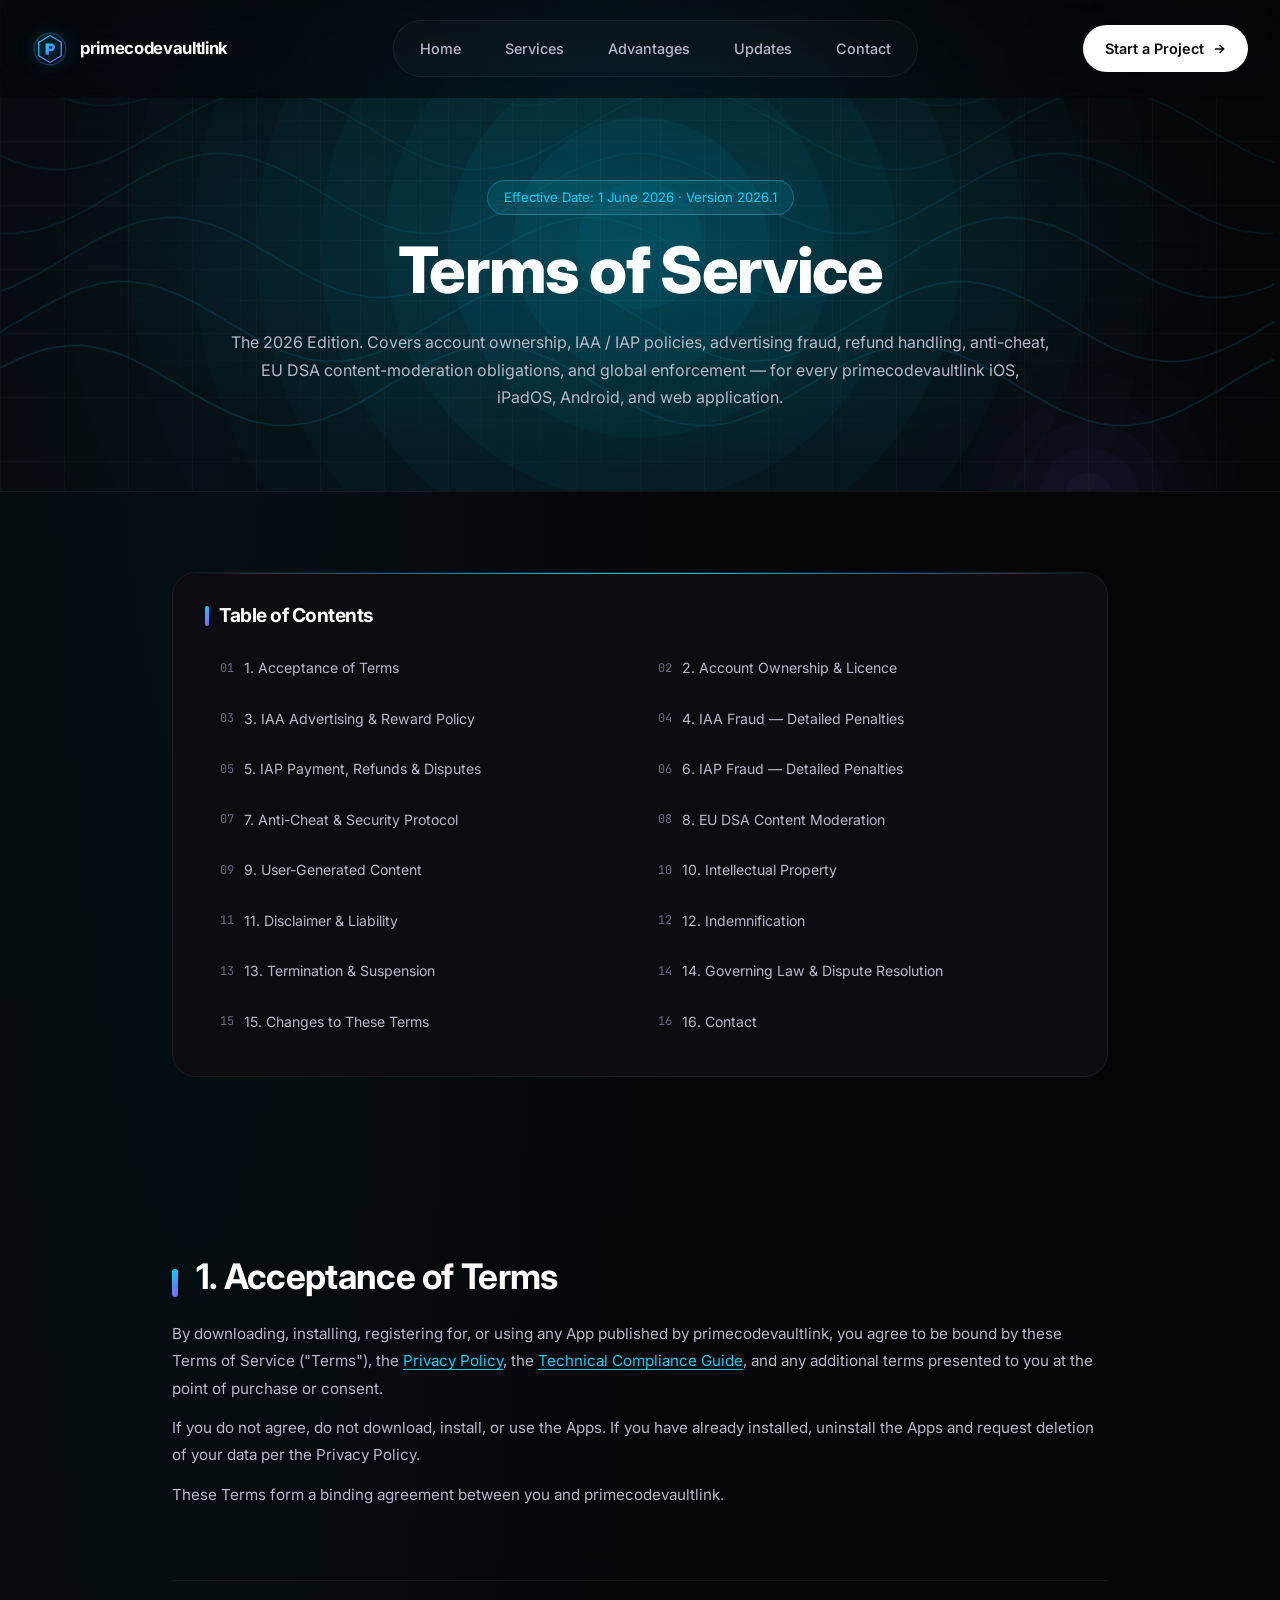
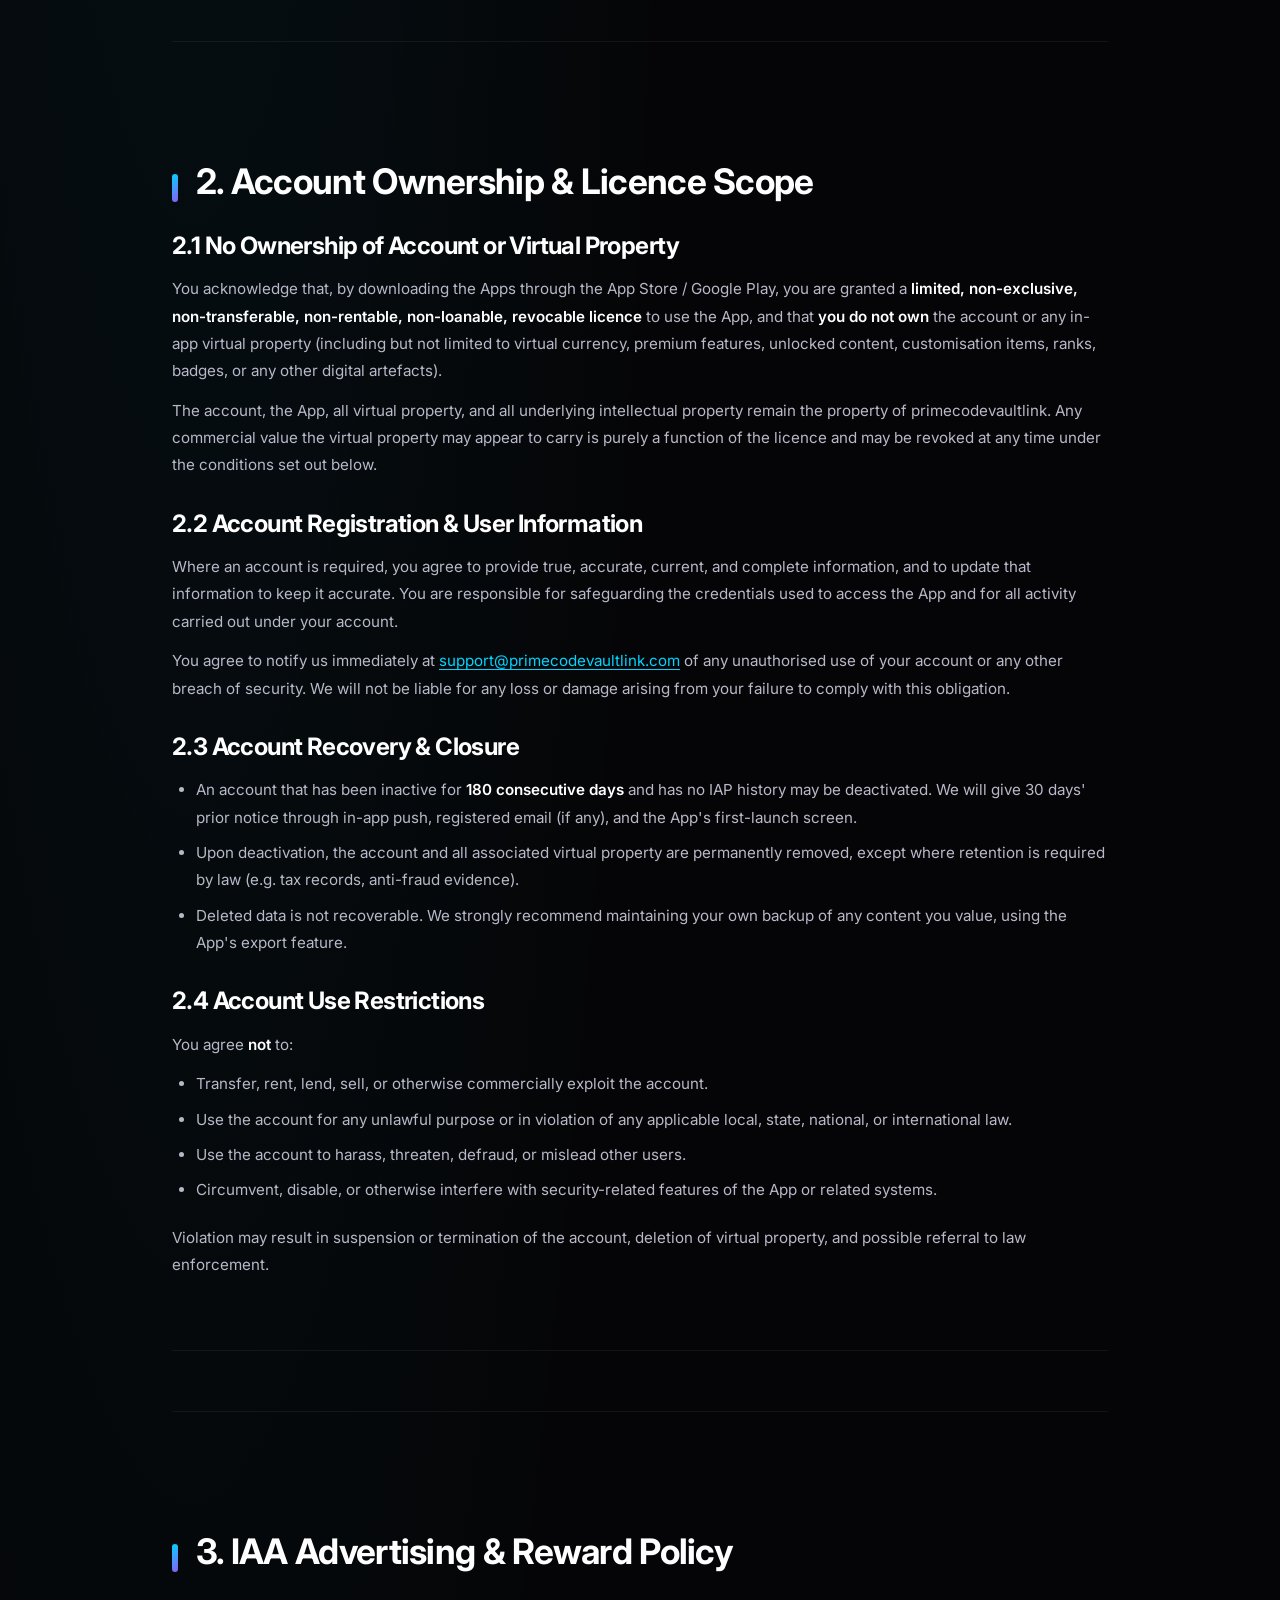
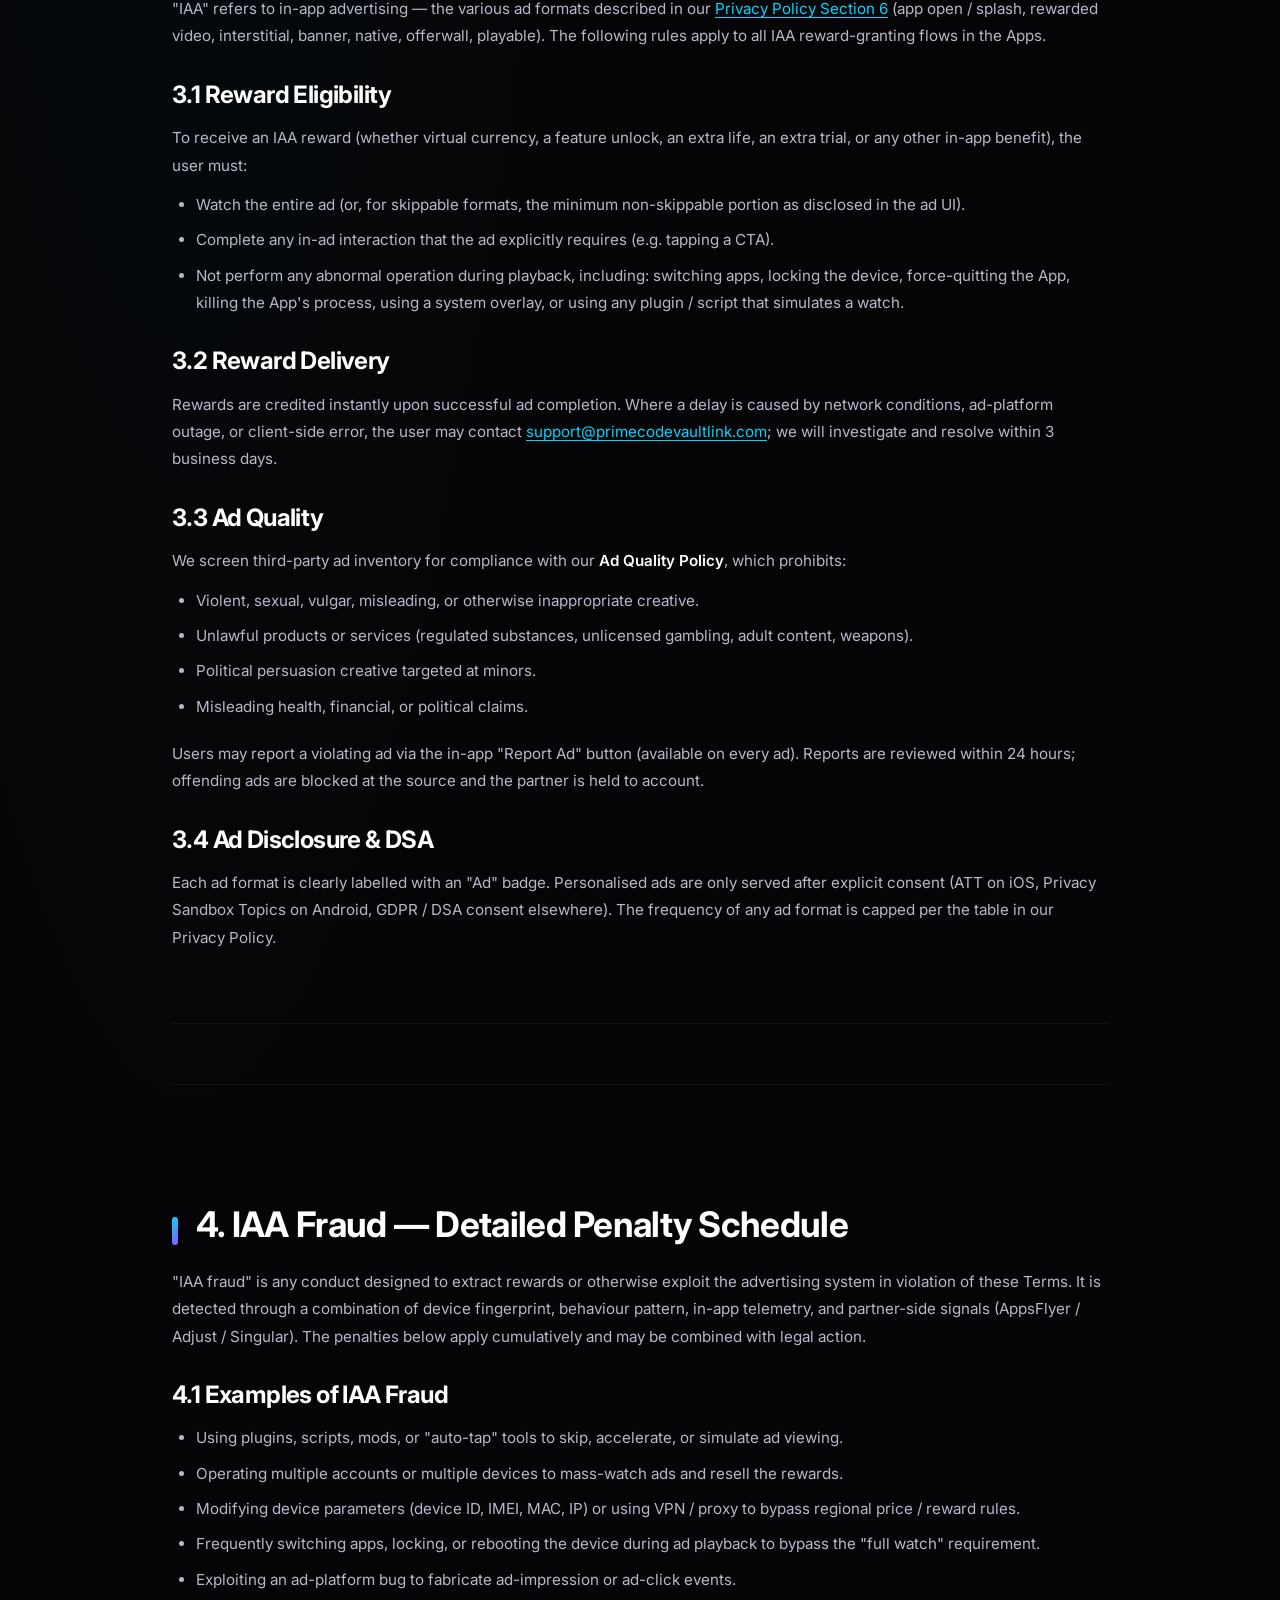
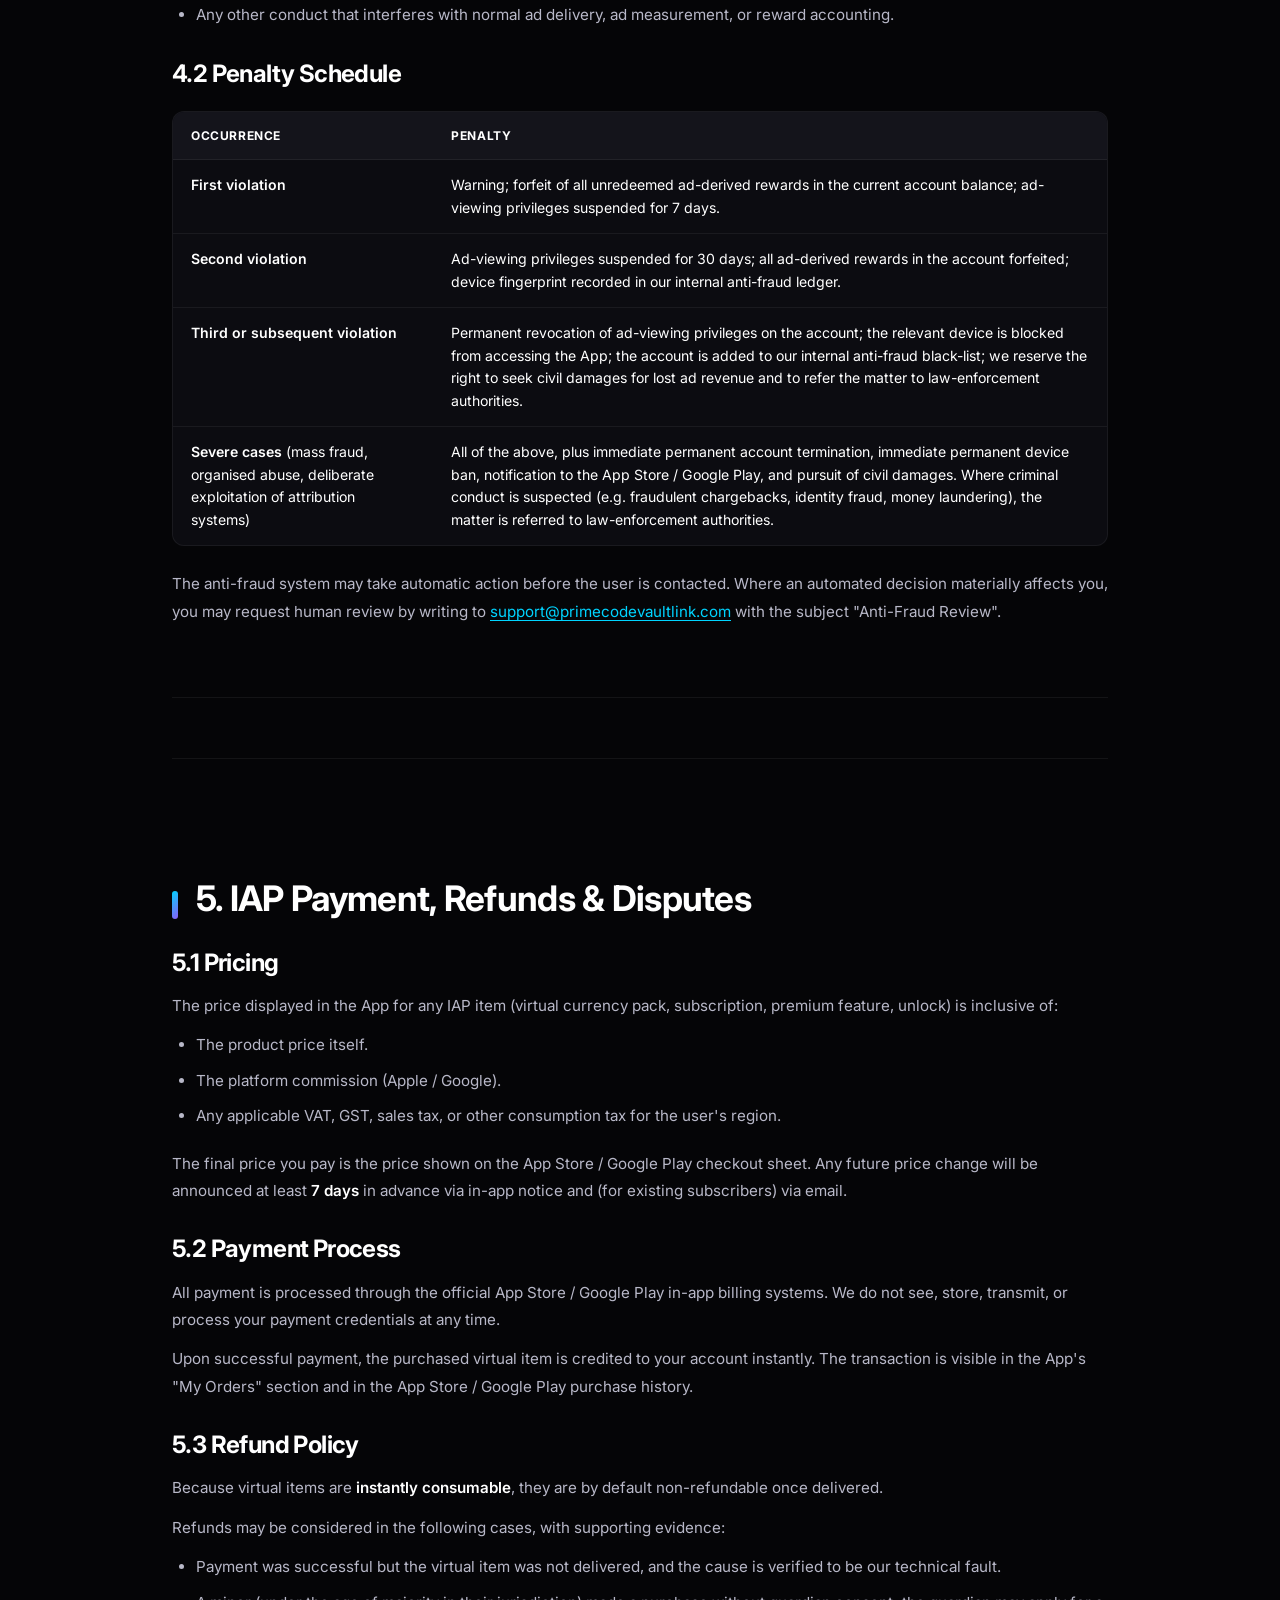
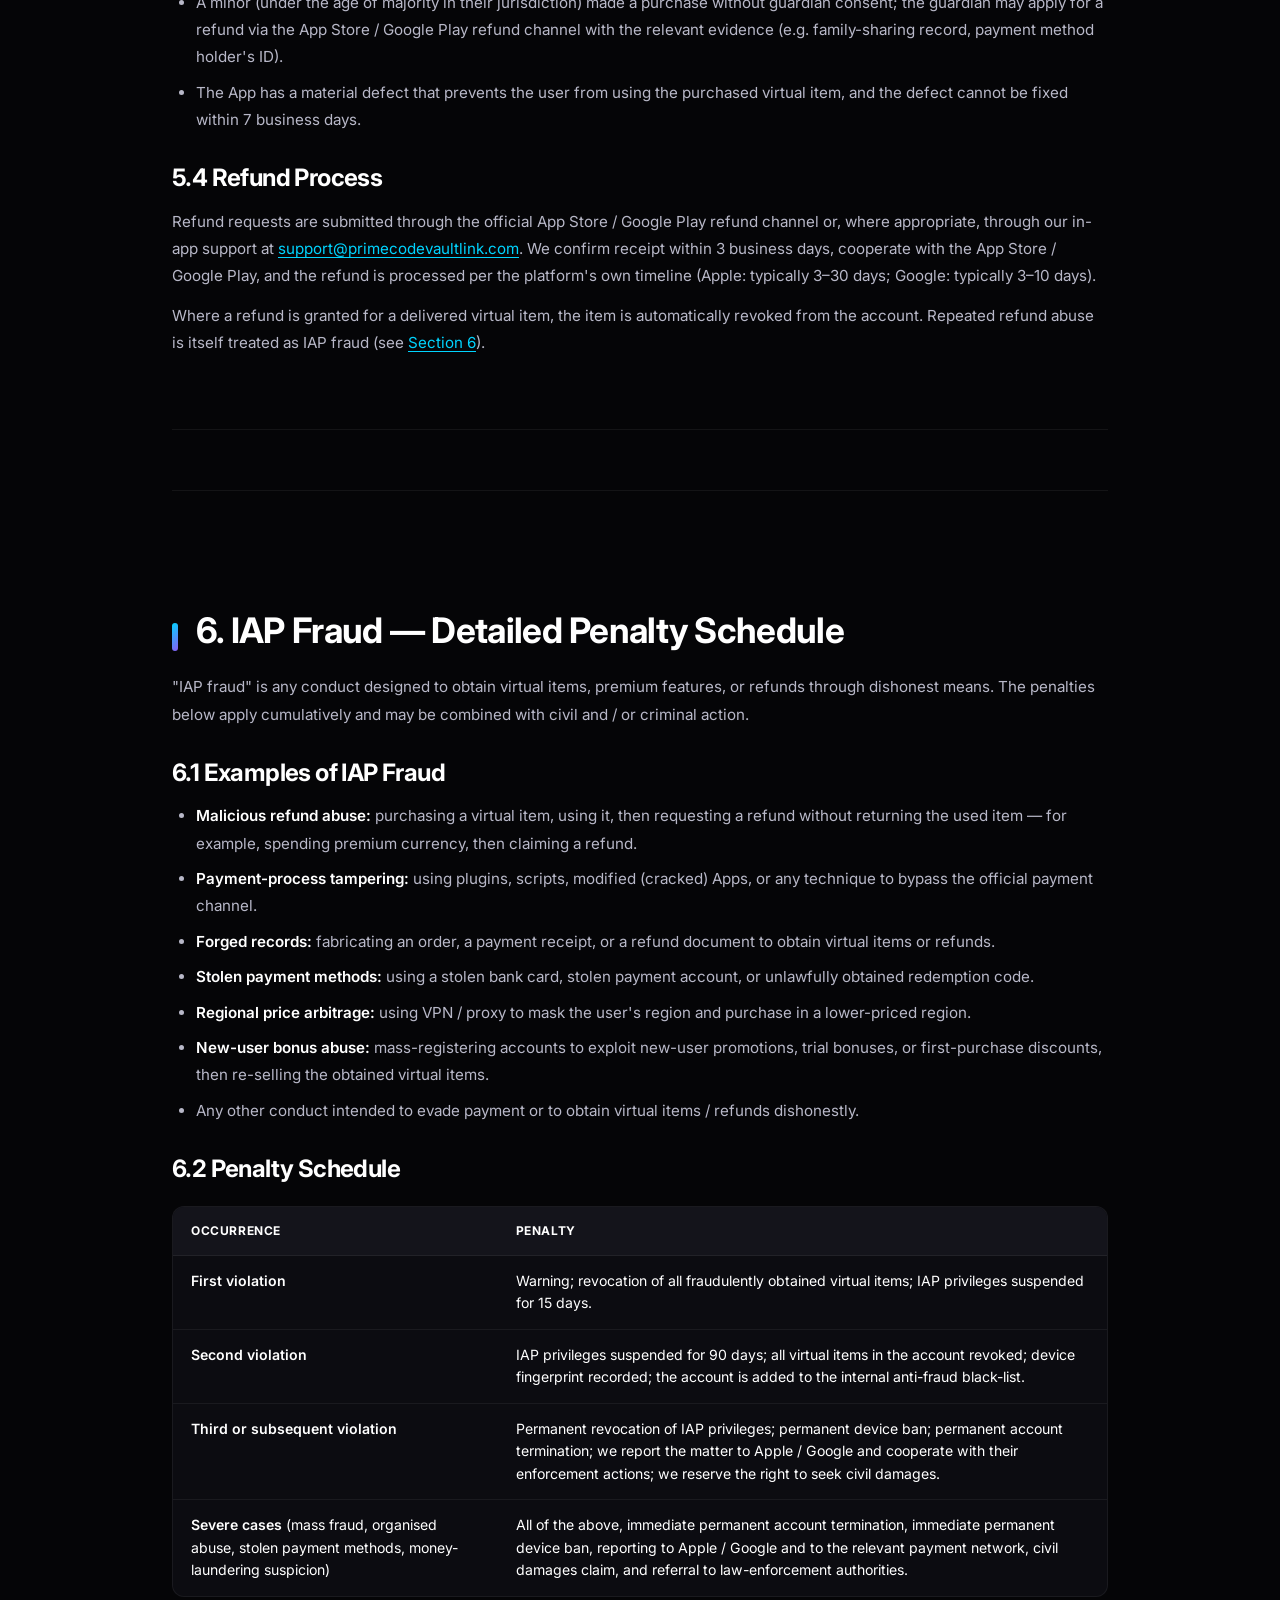
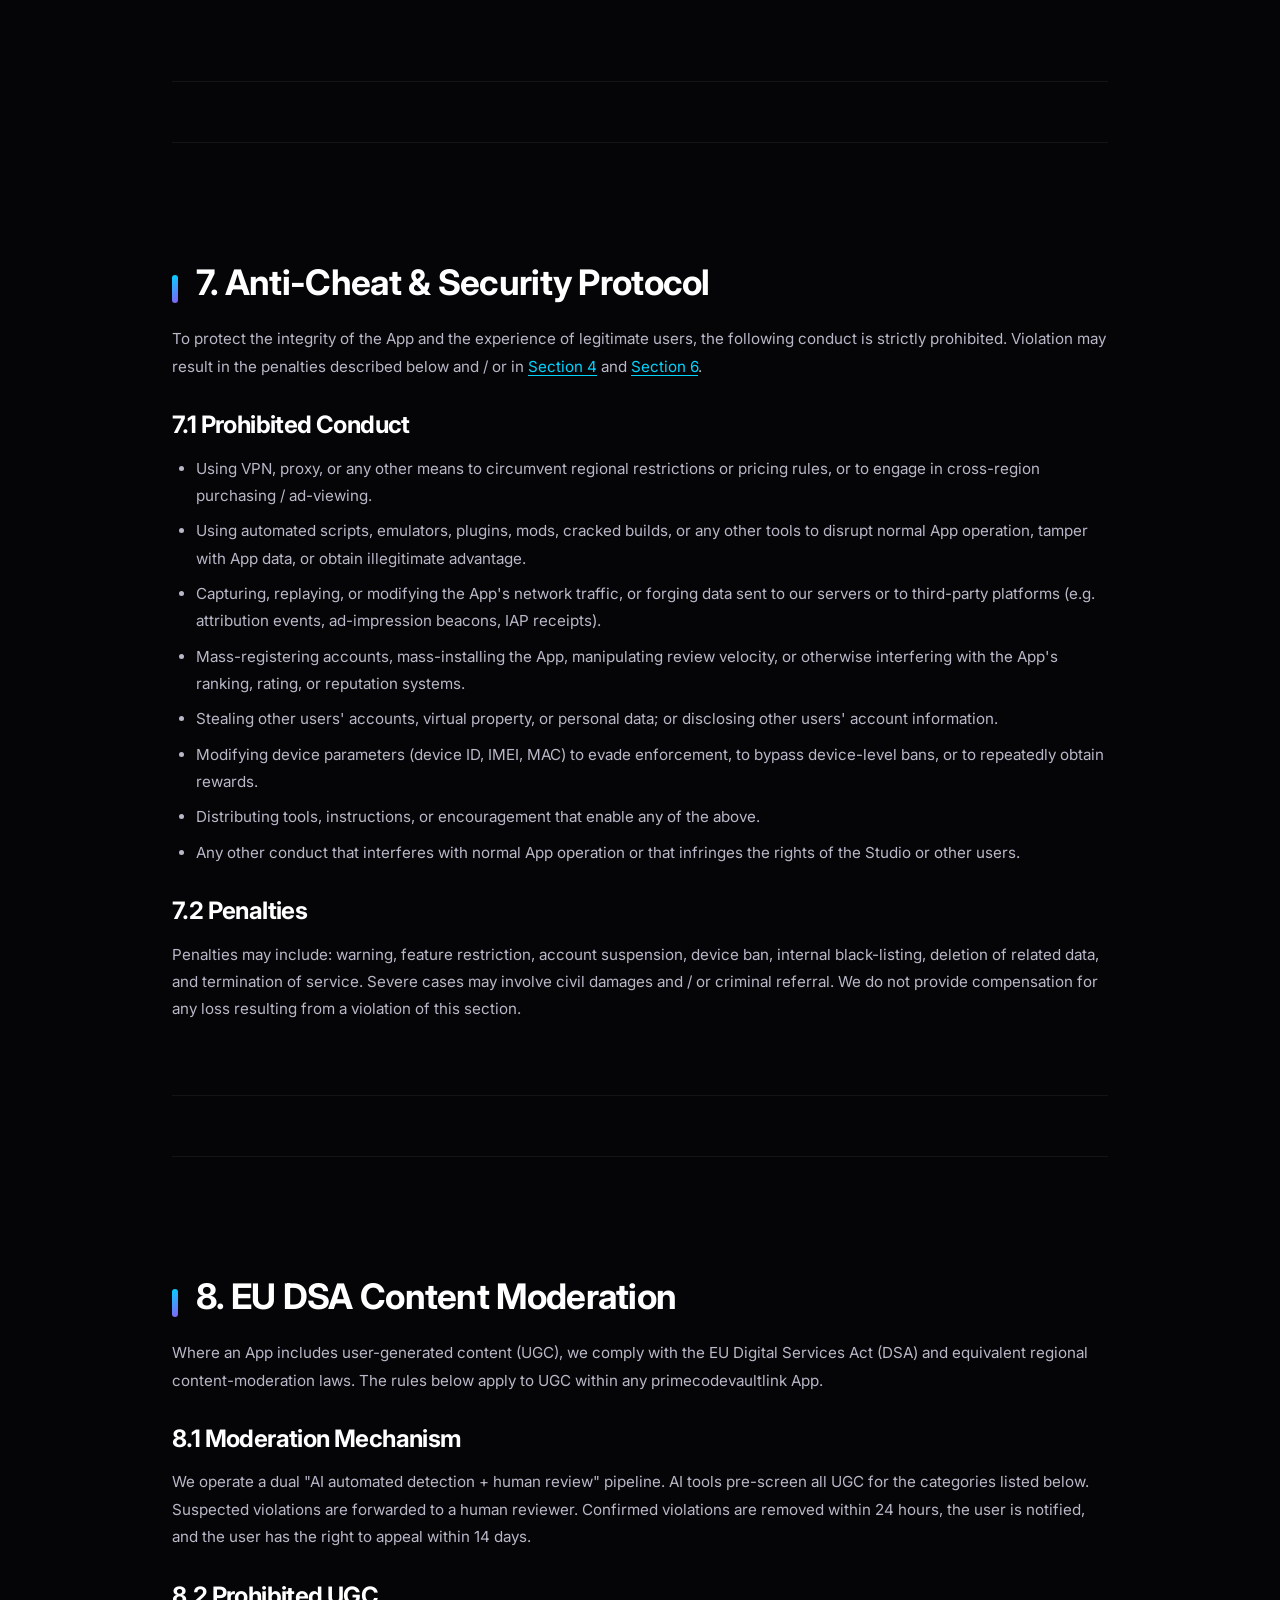
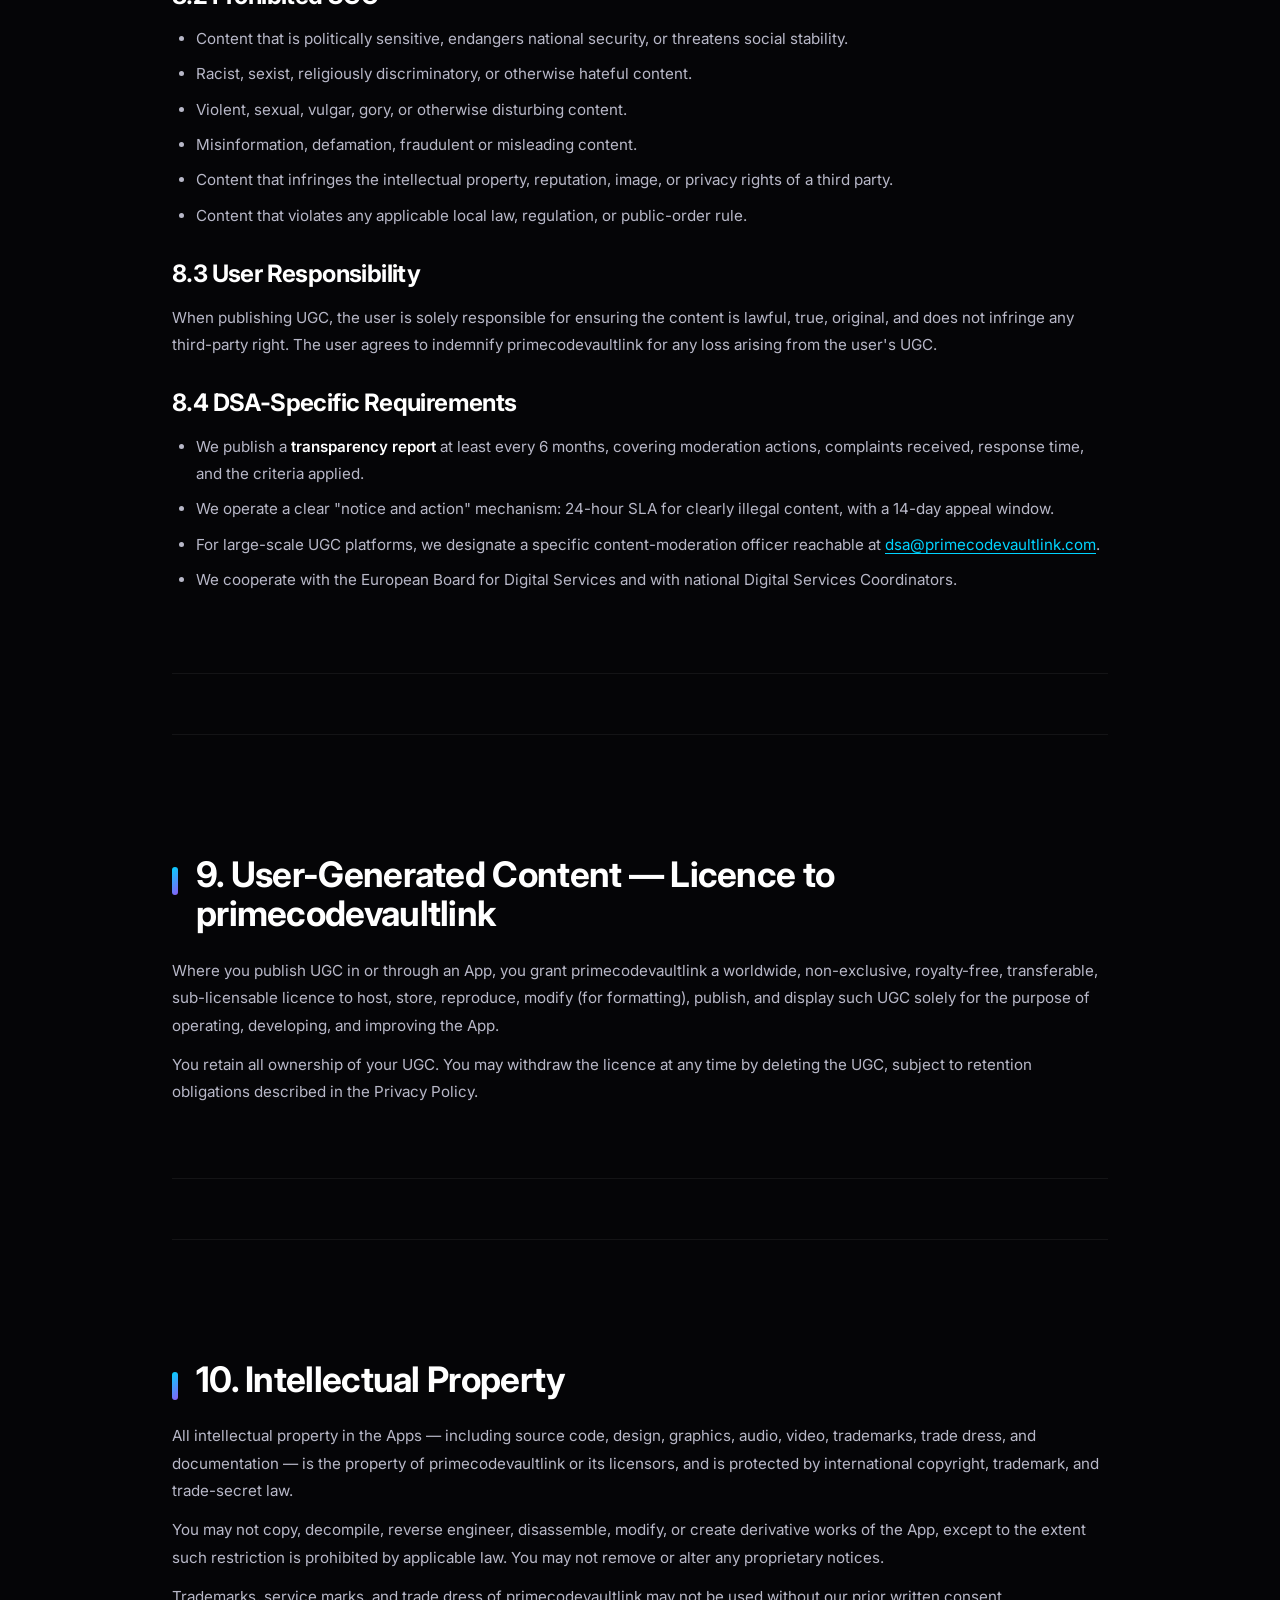
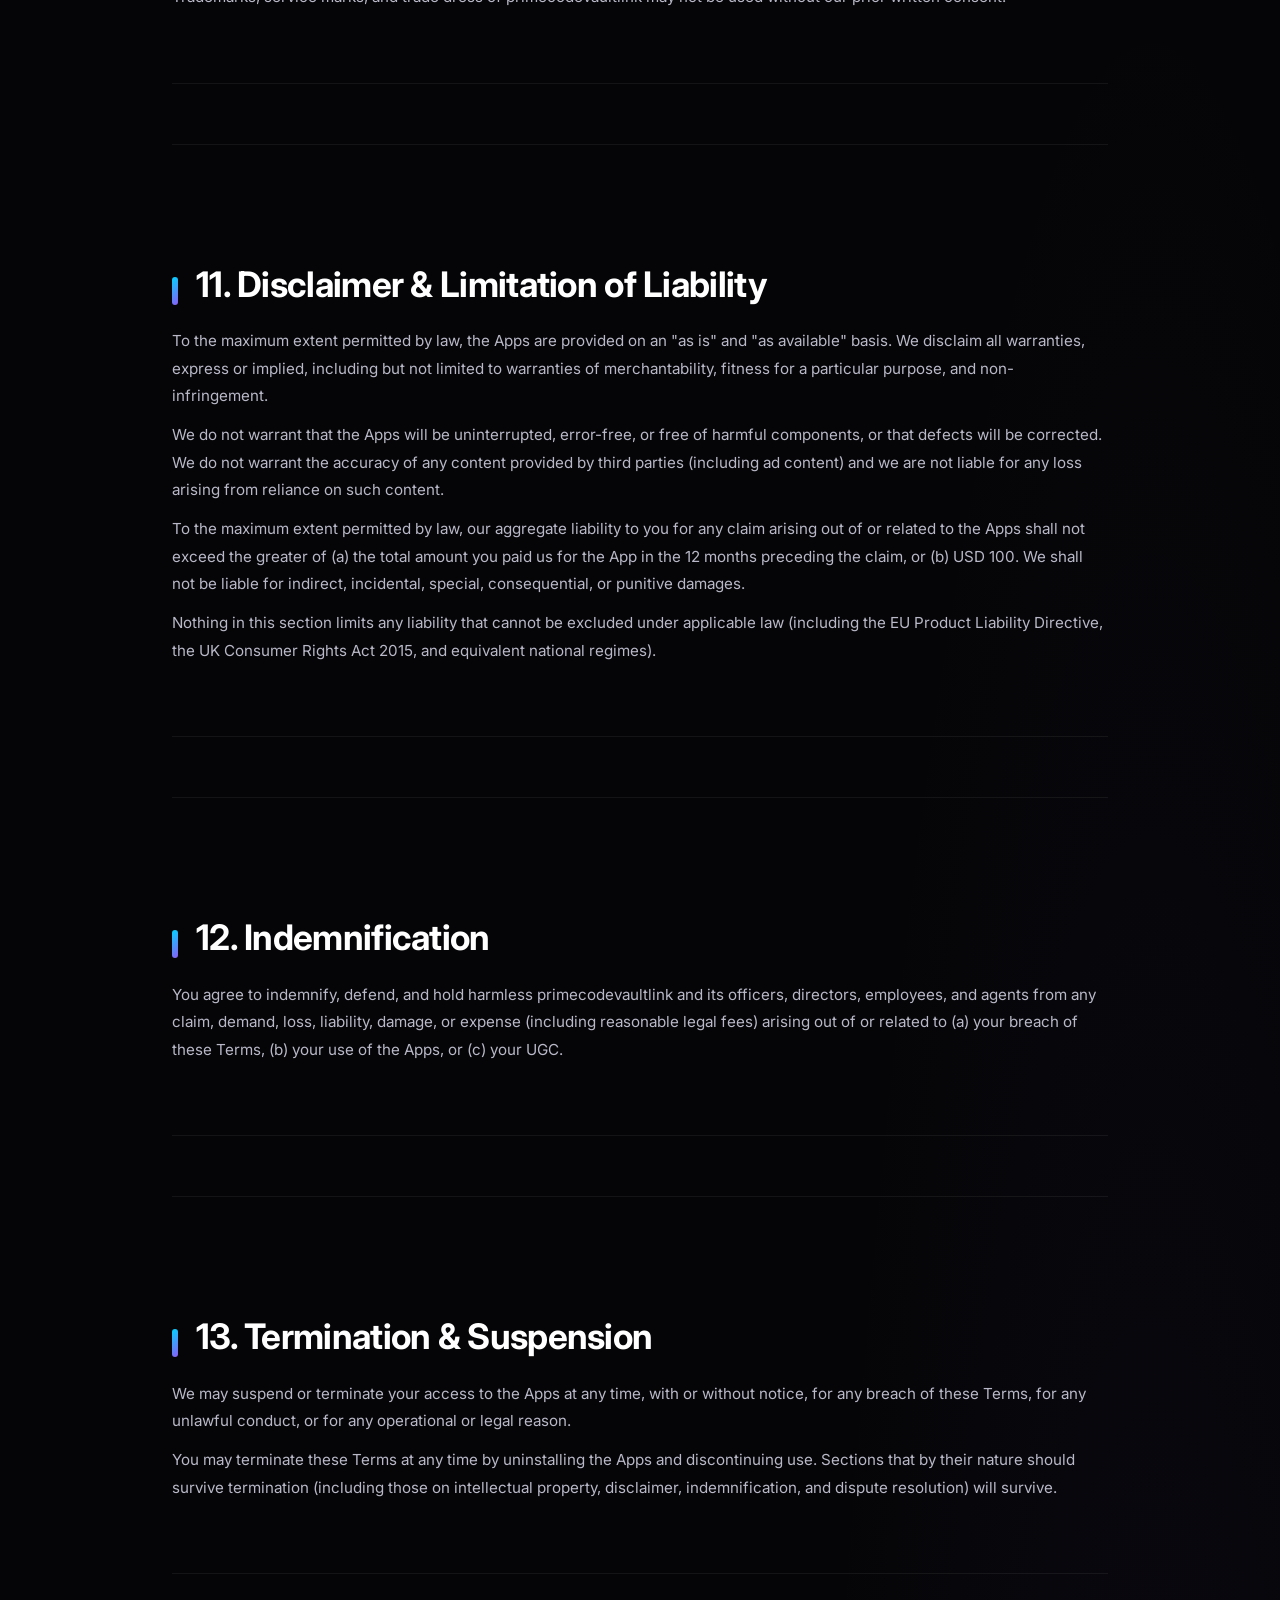
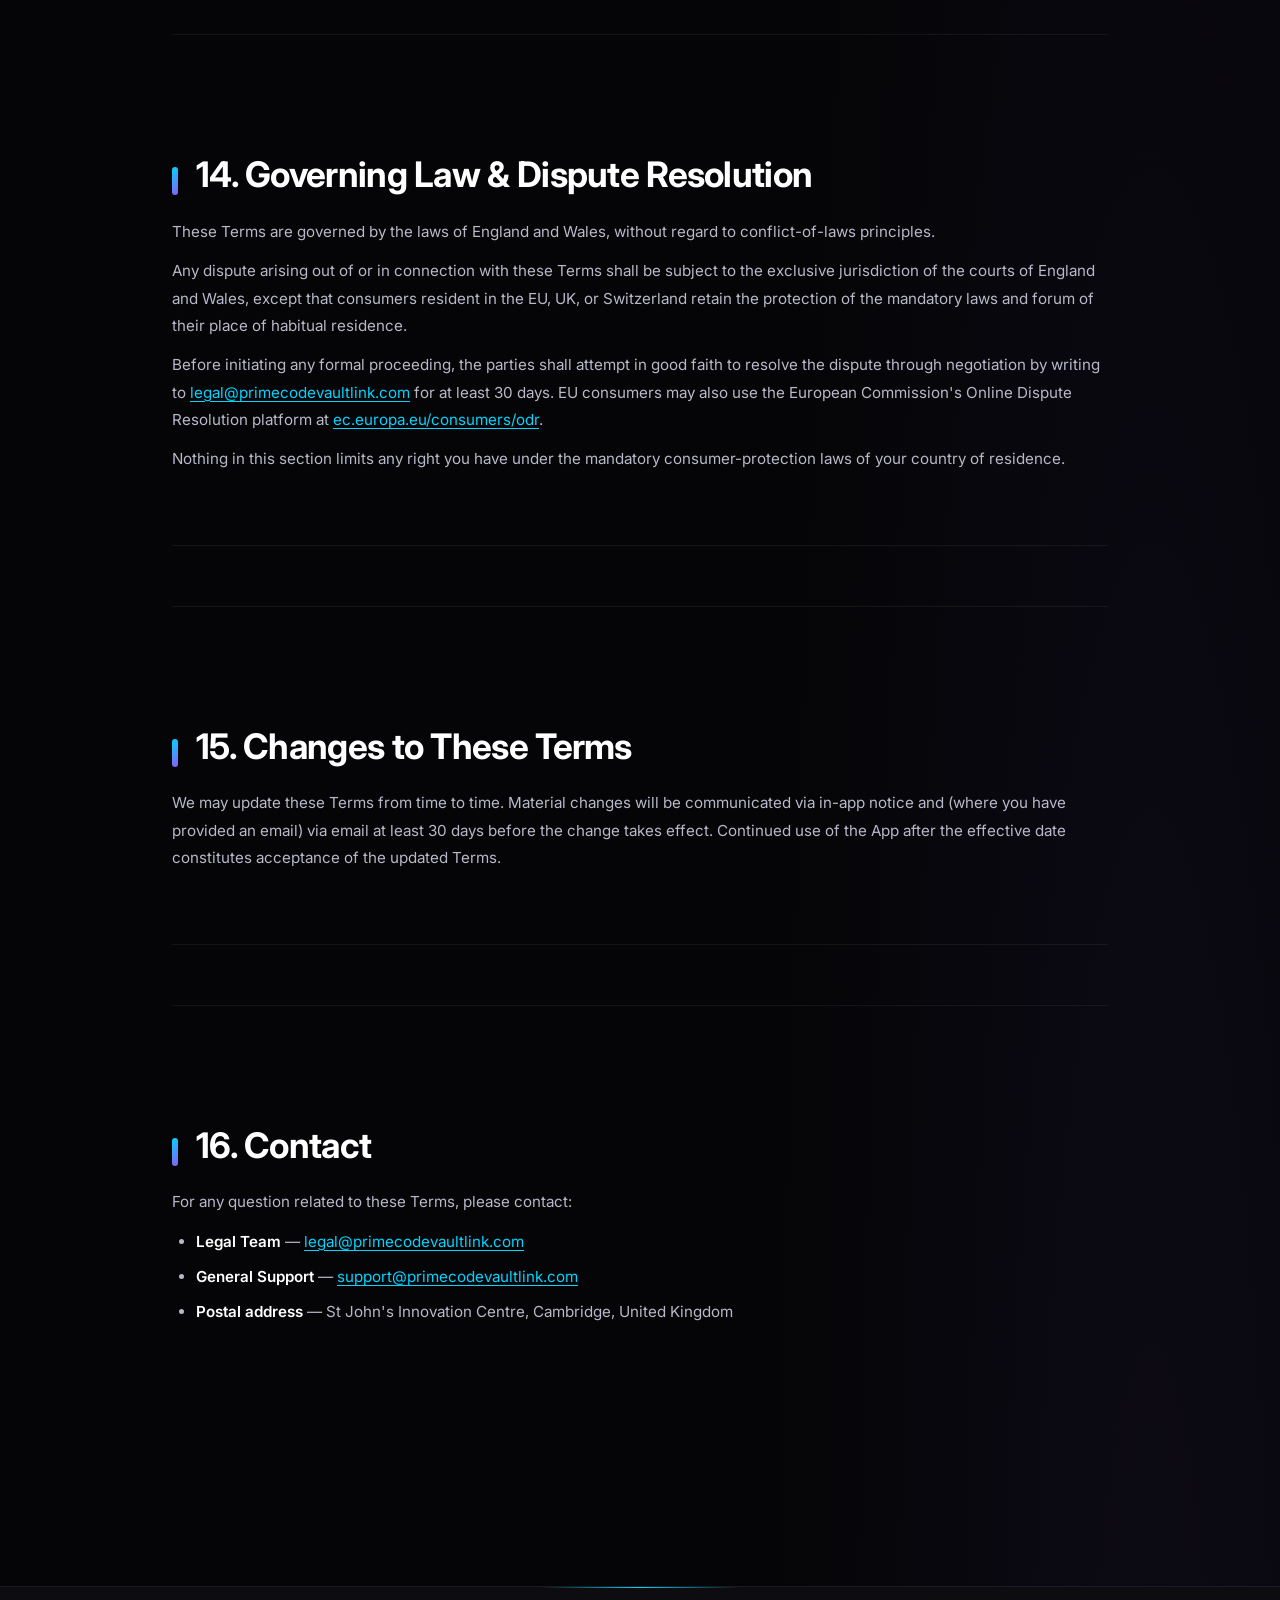
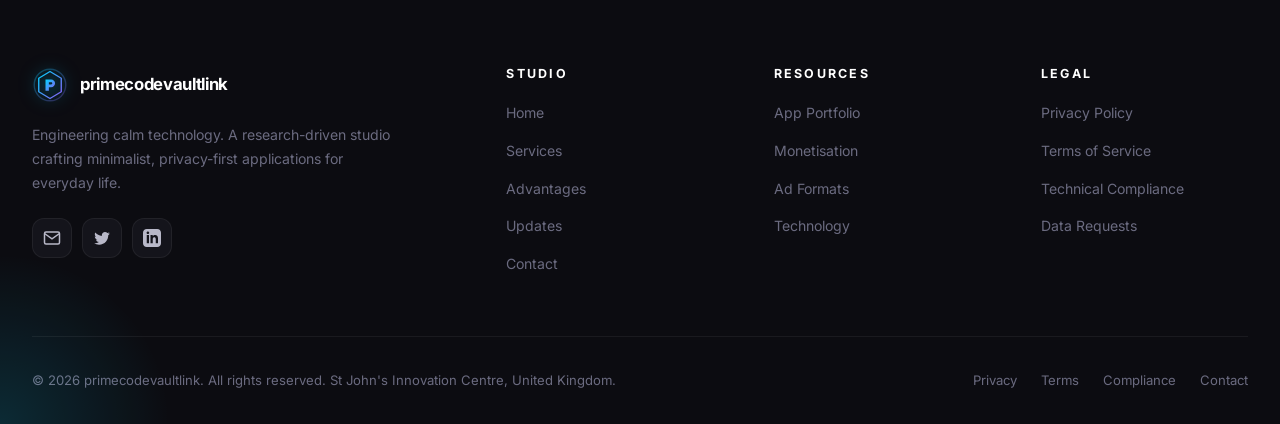
<file: terms-of-service.html>
<!DOCTYPE html>
<html lang="en">
<head>
<meta charset="UTF-8">
<meta name="viewport" content="width=device-width, initial-scale=1.0">
<meta http-equiv="X-UA-Compatible" content="IE=edge">
<title>Terms of Service — 2026 Edition | primecodevaultlink</title>
<meta name="description" content="The full 2026 Edition Terms of Service for primecodevaultlink applications. Covers account ownership, IAA / IAP rewards, advertising fraud, refund policies, anti-cheat, EU DSA content moderation, and global enforcement.">
<meta name="keywords" content="terms of service, app terms, IAA rewards, IAP refund, advertising fraud policy, anti-cheat policy, EU DSA content moderation, AppLovin MAX terms, Google AdMob terms, account ownership, virtual property">
<meta name="author" content="primecodevaultlink">
<meta name="robots" content="index, follow, max-image-preview:large, max-snippet:-1">
<meta name="theme-color" content="#000000">
<link rel="canonical" href="https://primecodevaultlink.com/terms-of-service.html">
<link rel="icon" type="image/svg+xml" href="images/favicon.svg">
<link rel="apple-touch-icon" href="images/favicon.svg">

<meta property="og:type" content="article">
<meta property="og:site_name" content="primecodevaultlink">
<meta property="og:title" content="Terms of Service — 2026 Edition">
<meta property="og:description" content="Account ownership, IAA / IAP rules, anti-fraud, refunds, EU DSA moderation.">
<meta property="og:url" content="https://primecodevaultlink.com/terms-of-service.html">
<meta property="og:image" content="images/og-image.svg">
<meta property="og:locale" content="en_US">

<meta name="twitter:card" content="summary_large_image">
<meta name="twitter:title" content="Terms of Service — 2026 Edition">
<meta name="twitter:description" content="Account ownership, IAA / IAP rules, anti-fraud, refunds, EU DSA moderation.">
<meta name="twitter:image" content="images/og-image.svg">

<link rel="preconnect" href="https://fonts.googleapis.com">
<link rel="preconnect" href="https://fonts.gstatic.com" crossorigin>
<link href="https://fonts.googleapis.com/css2?family=Inter:wght@300;400;500;600;700;800;900&family=JetBrains+Mono:wght@400;500;600&display=swap" rel="stylesheet">
<link rel="stylesheet" href="css/style.css">
<link rel="stylesheet" href="css/animations.css">
<link rel="stylesheet" href="css/responsive.css">

<script type="application/ld+json">
{
  "@context": "https://schema.org",
  "@type": "TermsOfService",
  "name": "primecodevaultlink Terms of Service — 2026 Edition",
  "url": "https://primecodevaultlink.com/terms-of-service.html",
  "dateModified": "2026-06-01",
  "publisher": {
    "@type": "Organization",
    "name": "primecodevaultlink",
    "url": "https://primecodevaultlink.com"
  }
}
</script>
</head>
<body>

<div class="loading-screen">
  <div class="loading-logo">
    <svg viewBox="0 0 64 64" fill="none">
      <defs><linearGradient id="loadG" x1="0%" y1="0%" x2="100%" y2="100%"><stop offset="0%" stop-color="#00d4ff"/><stop offset="50%" stop-color="#8b5cf6"/><stop offset="100%" stop-color="#e82127"/></linearGradient></defs>
      <circle cx="32" cy="32" r="28" stroke="url(#loadG)" stroke-width="3" stroke-dasharray="40 130" stroke-linecap="round"/>
    </svg>
  </div>
</div>

<header class="site-header">
  <div class="nav-container">
    <a href="index.html" class="logo">
      <svg viewBox="0 0 64 64" fill="none">
        <defs><linearGradient id="lg1" x1="0%" y1="0%" x2="100%" y2="100%"><stop offset="0%" stop-color="#00d4ff"/><stop offset="100%" stop-color="#8b5cf6"/></linearGradient></defs>
        <circle cx="32" cy="32" r="28" stroke="url(#lg1)" stroke-width="2.5" opacity="0.3"/>
        <path d="M32 8L52 20L52 44L32 56L12 44L12 20L32 8Z" stroke="url(#lg1)" stroke-width="2.5" stroke-linejoin="round"/>
        <path d="M24 22H34C38 22 41 25 41 29C41 33 38 36 34 36H30V42H24V22ZM30 27V31H34C35.5 31 36 30 36 29C36 28 35.5 27 34 27H30Z" fill="url(#lg1)"/>
      </svg>
      <span>primecodevaultlink</span>
    </a>
    <nav><ul class="nav-menu">
      <li><a href="index.html">Home</a></li>
      <li><a href="services.html">Services</a></li>
      <li><a href="advantages.html">Advantages</a></li>
      <li><a href="updates.html">Updates</a></li>
      <li><a href="contact.html">Contact</a></li>
    </ul></nav>
    <a href="contact.html" class="nav-cta magnetic">Start a Project <svg width="14" height="14" viewBox="0 0 24 24" fill="none" stroke="currentColor" stroke-width="2.5"><path d="M5 12h14M13 5l7 7-7 7"/></svg></a>
    <button class="mobile-toggle" aria-label="Toggle menu"><svg viewBox="0 0 24 24" fill="none" stroke="currentColor" stroke-width="2"><line x1="3" y1="6" x2="21" y2="6"/><line x1="3" y1="12" x2="21" y2="12"/><line x1="3" y1="18" x2="21" y2="18"/></svg></button>
  </div>
</header>

<div class="mobile-overlay"></div>
<aside class="mobile-menu">
  <button class="mobile-menu-close" aria-label="Close menu"><svg width="28" height="28" viewBox="0 0 24 24" fill="none" stroke="currentColor" stroke-width="2"><line x1="18" y1="6" x2="6" y2="18"/><line x1="6" y1="6" x2="18" y2="18"/></svg></button>
  <ul>
    <li><a href="index.html">Home</a></li>
    <li><a href="services.html">Services</a></li>
    <li><a href="advantages.html">Advantages</a></li>
    <li><a href="updates.html">Updates</a></li>
    <li><a href="contact.html">Contact</a></li>
    <li><a href="privacy-policy.html">Privacy Policy</a></li>
    <li><a href="terms-of-service.html">Terms of Service</a></li>
    <li><a href="technical-compliance.html">Technical Compliance</a></li>
  </ul>
</aside>

<section class="policy-hero" style="position: relative; overflow: hidden;">
  <div class="hero-bg-grid" style="position: absolute; inset: 0;"></div>
  <img src="images/hero-terms.png" alt="" style="position: absolute; inset: 0; width: 100%; height: 100%; object-fit: cover; opacity: 0.35;">
  <div style="position: relative; z-index: 1;">
    <span class="policy-meta">Effective Date: 1 June 2026 · Version 2026.1</span>
    <h1>Terms of Service</h1>
    <p class="section-subtitle" style="max-width: 820px; margin: 24px auto 0;">The 2026 Edition. Covers account ownership, IAA / IAP policies, advertising fraud, refund handling, anti-cheat, EU DSA content-moderation obligations, and global enforcement — for every primecodevaultlink iOS, iPadOS, Android, and web application.</p>
  </div>
</section>

<main class="policy-content">

  <div class="toc">
    <h2>Table of Contents</h2>
    <ol class="toc-list">
      <li><a href="#acceptance">1. Acceptance of Terms</a></li>
      <li><a href="#account">2. Account Ownership &amp; Licence</a></li>
      <li><a href="#iaa">3. IAA Advertising &amp; Reward Policy</a></li>
      <li><a href="#iaa-fraud">4. IAA Fraud — Detailed Penalties</a></li>
      <li><a href="#iap">5. IAP Payment, Refunds &amp; Disputes</a></li>
      <li><a href="#iap-fraud">6. IAP Fraud — Detailed Penalties</a></li>
      <li><a href="#anticheat">7. Anti-Cheat &amp; Security Protocol</a></li>
      <li><a href="#dsa">8. EU DSA Content Moderation</a></li>
      <li><a href="#user-content">9. User-Generated Content</a></li>
      <li><a href="#ip">10. Intellectual Property</a></li>
      <li><a href="#disclaimer">11. Disclaimer &amp; Liability</a></li>
      <li><a href="#indemnity">12. Indemnification</a></li>
      <li><a href="#termination">13. Termination &amp; Suspension</a></li>
      <li><a href="#law">14. Governing Law &amp; Dispute Resolution</a></li>
      <li><a href="#changes-tos">15. Changes to These Terms</a></li>
      <li><a href="#contact-tos">16. Contact</a></li>
    </ol>
  </div>

  <section class="policy-section" id="acceptance">
    <h2>1. Acceptance of Terms</h2>
    <p>By downloading, installing, registering for, or using any App published by primecodevaultlink, you agree to be bound by these Terms of Service ("Terms"), the <a href="privacy-policy.html">Privacy Policy</a>, the <a href="technical-compliance.html">Technical Compliance Guide</a>, and any additional terms presented to you at the point of purchase or consent.</p>
    <p>If you do not agree, do not download, install, or use the Apps. If you have already installed, uninstall the Apps and request deletion of your data per the Privacy Policy.</p>
    <p>These Terms form a binding agreement between you and primecodevaultlink.</p>
  </section>

  <section class="policy-section" id="account">
    <h2>2. Account Ownership &amp; Licence Scope</h2>

    <h3>2.1 No Ownership of Account or Virtual Property</h3>
    <p>You acknowledge that, by downloading the Apps through the App Store / Google Play, you are granted a <strong>limited, non-exclusive, non-transferable, non-rentable, non-loanable, revocable licence</strong> to use the App, and that <strong>you do not own</strong> the account or any in-app virtual property (including but not limited to virtual currency, premium features, unlocked content, customisation items, ranks, badges, or any other digital artefacts).</p>
    <p>The account, the App, all virtual property, and all underlying intellectual property remain the property of primecodevaultlink. Any commercial value the virtual property may appear to carry is purely a function of the licence and may be revoked at any time under the conditions set out below.</p>

    <h3>2.2 Account Registration &amp; User Information</h3>
    <p>Where an account is required, you agree to provide true, accurate, current, and complete information, and to update that information to keep it accurate. You are responsible for safeguarding the credentials used to access the App and for all activity carried out under your account.</p>
    <p>You agree to notify us immediately at <a href="mailto:support@primecodevaultlink.com">support@primecodevaultlink.com</a> of any unauthorised use of your account or any other breach of security. We will not be liable for any loss or damage arising from your failure to comply with this obligation.</p>

    <h3>2.3 Account Recovery &amp; Closure</h3>
    <ul>
      <li>An account that has been inactive for <strong>180 consecutive days</strong> and has no IAP history may be deactivated. We will give 30 days' prior notice through in-app push, registered email (if any), and the App's first-launch screen.</li>
      <li>Upon deactivation, the account and all associated virtual property are permanently removed, except where retention is required by law (e.g. tax records, anti-fraud evidence).</li>
      <li>Deleted data is not recoverable. We strongly recommend maintaining your own backup of any content you value, using the App's export feature.</li>
    </ul>

    <h3>2.4 Account Use Restrictions</h3>
    <p>You agree <strong>not</strong> to:</p>
    <ul>
      <li>Transfer, rent, lend, sell, or otherwise commercially exploit the account.</li>
      <li>Use the account for any unlawful purpose or in violation of any applicable local, state, national, or international law.</li>
      <li>Use the account to harass, threaten, defraud, or mislead other users.</li>
      <li>Circumvent, disable, or otherwise interfere with security-related features of the App or related systems.</li>
    </ul>
    <p>Violation may result in suspension or termination of the account, deletion of virtual property, and possible referral to law enforcement.</p>
  </section>

  <section class="policy-section" id="iaa">
    <h2>3. IAA Advertising &amp; Reward Policy</h2>
    <p>"IAA" refers to in-app advertising — the various ad formats described in our <a href="privacy-policy.html#ad-formats">Privacy Policy Section 6</a> (app open / splash, rewarded video, interstitial, banner, native, offerwall, playable). The following rules apply to all IAA reward-granting flows in the Apps.</p>

    <h3>3.1 Reward Eligibility</h3>
    <p>To receive an IAA reward (whether virtual currency, a feature unlock, an extra life, an extra trial, or any other in-app benefit), the user must:</p>
    <ul>
      <li>Watch the entire ad (or, for skippable formats, the minimum non-skippable portion as disclosed in the ad UI).</li>
      <li>Complete any in-ad interaction that the ad explicitly requires (e.g. tapping a CTA).</li>
      <li>Not perform any abnormal operation during playback, including: switching apps, locking the device, force-quitting the App, killing the App's process, using a system overlay, or using any plugin / script that simulates a watch.</li>
    </ul>

    <h3>3.2 Reward Delivery</h3>
    <p>Rewards are credited instantly upon successful ad completion. Where a delay is caused by network conditions, ad-platform outage, or client-side error, the user may contact <a href="mailto:support@primecodevaultlink.com">support@primecodevaultlink.com</a>; we will investigate and resolve within 3 business days.</p>

    <h3>3.3 Ad Quality</h3>
    <p>We screen third-party ad inventory for compliance with our <strong>Ad Quality Policy</strong>, which prohibits:</p>
    <ul>
      <li>Violent, sexual, vulgar, misleading, or otherwise inappropriate creative.</li>
      <li>Unlawful products or services (regulated substances, unlicensed gambling, adult content, weapons).</li>
      <li>Political persuasion creative targeted at minors.</li>
      <li>Misleading health, financial, or political claims.</li>
    </ul>
    <p>Users may report a violating ad via the in-app "Report Ad" button (available on every ad). Reports are reviewed within 24 hours; offending ads are blocked at the source and the partner is held to account.</p>

    <h3>3.4 Ad Disclosure &amp; DSA</h3>
    <p>Each ad format is clearly labelled with an "Ad" badge. Personalised ads are only served after explicit consent (ATT on iOS, Privacy Sandbox Topics on Android, GDPR / DSA consent elsewhere). The frequency of any ad format is capped per the table in our Privacy Policy.</p>
  </section>

  <section class="policy-section" id="iaa-fraud">
    <h2>4. IAA Fraud — Detailed Penalty Schedule</h2>
    <p>"IAA fraud" is any conduct designed to extract rewards or otherwise exploit the advertising system in violation of these Terms. It is detected through a combination of device fingerprint, behaviour pattern, in-app telemetry, and partner-side signals (AppsFlyer / Adjust / Singular). The penalties below apply cumulatively and may be combined with legal action.</p>

    <h3>4.1 Examples of IAA Fraud</h3>
    <ul>
      <li>Using plugins, scripts, mods, or "auto-tap" tools to skip, accelerate, or simulate ad viewing.</li>
      <li>Operating multiple accounts or multiple devices to mass-watch ads and resell the rewards.</li>
      <li>Modifying device parameters (device ID, IMEI, MAC, IP) or using VPN / proxy to bypass regional price / reward rules.</li>
      <li>Frequently switching apps, locking, or rebooting the device during ad playback to bypass the "full watch" requirement.</li>
      <li>Exploiting an ad-platform bug to fabricate ad-impression or ad-click events.</li>
      <li>Any other conduct that interferes with normal ad delivery, ad measurement, or reward accounting.</li>
    </ul>

    <h3>4.2 Penalty Schedule</h3>
    <table class="policy-table">
      <thead><tr><th>Occurrence</th><th>Penalty</th></tr></thead>
      <tbody>
        <tr>
          <td><strong>First violation</strong></td>
          <td>Warning; forfeit of all unredeemed ad-derived rewards in the current account balance; ad-viewing privileges suspended for 7 days.</td>
        </tr>
        <tr>
          <td><strong>Second violation</strong></td>
          <td>Ad-viewing privileges suspended for 30 days; all ad-derived rewards in the account forfeited; device fingerprint recorded in our internal anti-fraud ledger.</td>
        </tr>
        <tr>
          <td><strong>Third or subsequent violation</strong></td>
          <td>Permanent revocation of ad-viewing privileges on the account; the relevant device is blocked from accessing the App; the account is added to our internal anti-fraud black-list; we reserve the right to seek civil damages for lost ad revenue and to refer the matter to law-enforcement authorities.</td>
        </tr>
        <tr>
          <td><strong>Severe cases</strong> (mass fraud, organised abuse, deliberate exploitation of attribution systems)</td>
          <td>All of the above, plus immediate permanent account termination, immediate permanent device ban, notification to the App Store / Google Play, and pursuit of civil damages. Where criminal conduct is suspected (e.g. fraudulent chargebacks, identity fraud, money laundering), the matter is referred to law-enforcement authorities.</td>
        </tr>
      </tbody>
    </table>

    <p>The anti-fraud system may take automatic action before the user is contacted. Where an automated decision materially affects you, you may request human review by writing to <a href="mailto:support@primecodevaultlink.com">support@primecodevaultlink.com</a> with the subject "Anti-Fraud Review".</p>
  </section>

  <section class="policy-section" id="iap">
    <h2>5. IAP Payment, Refunds &amp; Disputes</h2>

    <h3>5.1 Pricing</h3>
    <p>The price displayed in the App for any IAP item (virtual currency pack, subscription, premium feature, unlock) is inclusive of:</p>
    <ul>
      <li>The product price itself.</li>
      <li>The platform commission (Apple / Google).</li>
      <li>Any applicable VAT, GST, sales tax, or other consumption tax for the user's region.</li>
    </ul>
    <p>The final price you pay is the price shown on the App Store / Google Play checkout sheet. Any future price change will be announced at least <strong>7 days</strong> in advance via in-app notice and (for existing subscribers) via email.</p>

    <h3>5.2 Payment Process</h3>
    <p>All payment is processed through the official App Store / Google Play in-app billing systems. We do not see, store, transmit, or process your payment credentials at any time.</p>
    <p>Upon successful payment, the purchased virtual item is credited to your account instantly. The transaction is visible in the App's "My Orders" section and in the App Store / Google Play purchase history.</p>

    <h3>5.3 Refund Policy</h3>
    <p>Because virtual items are <strong>instantly consumable</strong>, they are by default non-refundable once delivered.</p>
    <p>Refunds may be considered in the following cases, with supporting evidence:</p>
    <ul>
      <li>Payment was successful but the virtual item was not delivered, and the cause is verified to be our technical fault.</li>
      <li>A minor (under the age of majority in their jurisdiction) made a purchase without guardian consent; the guardian may apply for a refund via the App Store / Google Play refund channel with the relevant evidence (e.g. family-sharing record, payment method holder's ID).</li>
      <li>The App has a material defect that prevents the user from using the purchased virtual item, and the defect cannot be fixed within 7 business days.</li>
    </ul>

    <h3>5.4 Refund Process</h3>
    <p>Refund requests are submitted through the official App Store / Google Play refund channel or, where appropriate, through our in-app support at <a href="mailto:support@primecodevaultlink.com">support@primecodevaultlink.com</a>. We confirm receipt within 3 business days, cooperate with the App Store / Google Play, and the refund is processed per the platform's own timeline (Apple: typically 3–30 days; Google: typically 3–10 days).</p>
    <p>Where a refund is granted for a delivered virtual item, the item is automatically revoked from the account. Repeated refund abuse is itself treated as IAP fraud (see <a href="#iap-fraud">Section 6</a>).</p>
  </section>

  <section class="policy-section" id="iap-fraud">
    <h2>6. IAP Fraud — Detailed Penalty Schedule</h2>
    <p>"IAP fraud" is any conduct designed to obtain virtual items, premium features, or refunds through dishonest means. The penalties below apply cumulatively and may be combined with civil and / or criminal action.</p>

    <h3>6.1 Examples of IAP Fraud</h3>
    <ul>
      <li><strong>Malicious refund abuse:</strong> purchasing a virtual item, using it, then requesting a refund without returning the used item — for example, spending premium currency, then claiming a refund.</li>
      <li><strong>Payment-process tampering:</strong> using plugins, scripts, modified (cracked) Apps, or any technique to bypass the official payment channel.</li>
      <li><strong>Forged records:</strong> fabricating an order, a payment receipt, or a refund document to obtain virtual items or refunds.</li>
      <li><strong>Stolen payment methods:</strong> using a stolen bank card, stolen payment account, or unlawfully obtained redemption code.</li>
      <li><strong>Regional price arbitrage:</strong> using VPN / proxy to mask the user's region and purchase in a lower-priced region.</li>
      <li><strong>New-user bonus abuse:</strong> mass-registering accounts to exploit new-user promotions, trial bonuses, or first-purchase discounts, then re-selling the obtained virtual items.</li>
      <li>Any other conduct intended to evade payment or to obtain virtual items / refunds dishonestly.</li>
    </ul>

    <h3>6.2 Penalty Schedule</h3>
    <table class="policy-table">
      <thead><tr><th>Occurrence</th><th>Penalty</th></tr></thead>
      <tbody>
        <tr>
          <td><strong>First violation</strong></td>
          <td>Warning; revocation of all fraudulently obtained virtual items; IAP privileges suspended for 15 days.</td>
        </tr>
        <tr>
          <td><strong>Second violation</strong></td>
          <td>IAP privileges suspended for 90 days; all virtual items in the account revoked; device fingerprint recorded; the account is added to the internal anti-fraud black-list.</td>
        </tr>
        <tr>
          <td><strong>Third or subsequent violation</strong></td>
          <td>Permanent revocation of IAP privileges; permanent device ban; permanent account termination; we report the matter to Apple / Google and cooperate with their enforcement actions; we reserve the right to seek civil damages.</td>
        </tr>
        <tr>
          <td><strong>Severe cases</strong> (mass fraud, organised abuse, stolen payment methods, money-laundering suspicion)</td>
          <td>All of the above, immediate permanent account termination, immediate permanent device ban, reporting to Apple / Google and to the relevant payment network, civil damages claim, and referral to law-enforcement authorities.</td>
        </tr>
      </tbody>
    </table>
  </section>

  <section class="policy-section" id="anticheat">
    <h2>7. Anti-Cheat &amp; Security Protocol</h2>
    <p>To protect the integrity of the App and the experience of legitimate users, the following conduct is strictly prohibited. Violation may result in the penalties described below and / or in <a href="#iaa-fraud">Section 4</a> and <a href="#iap-fraud">Section 6</a>.</p>

    <h3>7.1 Prohibited Conduct</h3>
    <ul>
      <li>Using VPN, proxy, or any other means to circumvent regional restrictions or pricing rules, or to engage in cross-region purchasing / ad-viewing.</li>
      <li>Using automated scripts, emulators, plugins, mods, cracked builds, or any other tools to disrupt normal App operation, tamper with App data, or obtain illegitimate advantage.</li>
      <li>Capturing, replaying, or modifying the App's network traffic, or forging data sent to our servers or to third-party platforms (e.g. attribution events, ad-impression beacons, IAP receipts).</li>
      <li>Mass-registering accounts, mass-installing the App, manipulating review velocity, or otherwise interfering with the App's ranking, rating, or reputation systems.</li>
      <li>Stealing other users' accounts, virtual property, or personal data; or disclosing other users' account information.</li>
      <li>Modifying device parameters (device ID, IMEI, MAC) to evade enforcement, to bypass device-level bans, or to repeatedly obtain rewards.</li>
      <li>Distributing tools, instructions, or encouragement that enable any of the above.</li>
      <li>Any other conduct that interferes with normal App operation or that infringes the rights of the Studio or other users.</li>
    </ul>

    <h3>7.2 Penalties</h3>
    <p>Penalties may include: warning, feature restriction, account suspension, device ban, internal black-listing, deletion of related data, and termination of service. Severe cases may involve civil damages and / or criminal referral. We do not provide compensation for any loss resulting from a violation of this section.</p>
  </section>

  <section class="policy-section" id="dsa">
    <h2>8. EU DSA Content Moderation</h2>
    <p>Where an App includes user-generated content (UGC), we comply with the EU Digital Services Act (DSA) and equivalent regional content-moderation laws. The rules below apply to UGC within any primecodevaultlink App.</p>

    <h3>8.1 Moderation Mechanism</h3>
    <p>We operate a dual "AI automated detection + human review" pipeline. AI tools pre-screen all UGC for the categories listed below. Suspected violations are forwarded to a human reviewer. Confirmed violations are removed within 24 hours, the user is notified, and the user has the right to appeal within 14 days.</p>

    <h3>8.2 Prohibited UGC</h3>
    <ul>
      <li>Content that is politically sensitive, endangers national security, or threatens social stability.</li>
      <li>Racist, sexist, religiously discriminatory, or otherwise hateful content.</li>
      <li>Violent, sexual, vulgar, gory, or otherwise disturbing content.</li>
      <li>Misinformation, defamation, fraudulent or misleading content.</li>
      <li>Content that infringes the intellectual property, reputation, image, or privacy rights of a third party.</li>
      <li>Content that violates any applicable local law, regulation, or public-order rule.</li>
    </ul>

    <h3>8.3 User Responsibility</h3>
    <p>When publishing UGC, the user is solely responsible for ensuring the content is lawful, true, original, and does not infringe any third-party right. The user agrees to indemnify primecodevaultlink for any loss arising from the user's UGC.</p>

    <h3>8.4 DSA-Specific Requirements</h3>
    <ul>
      <li>We publish a <strong>transparency report</strong> at least every 6 months, covering moderation actions, complaints received, response time, and the criteria applied.</li>
      <li>We operate a clear "notice and action" mechanism: 24-hour SLA for clearly illegal content, with a 14-day appeal window.</li>
      <li>For large-scale UGC platforms, we designate a specific content-moderation officer reachable at <a href="mailto:dsa@primecodevaultlink.com">dsa@primecodevaultlink.com</a>.</li>
      <li>We cooperate with the European Board for Digital Services and with national Digital Services Coordinators.</li>
    </ul>
  </section>

  <section class="policy-section" id="user-content">
    <h2>9. User-Generated Content — Licence to primecodevaultlink</h2>
    <p>Where you publish UGC in or through an App, you grant primecodevaultlink a worldwide, non-exclusive, royalty-free, transferable, sub-licensable licence to host, store, reproduce, modify (for formatting), publish, and display such UGC solely for the purpose of operating, developing, and improving the App.</p>
    <p>You retain all ownership of your UGC. You may withdraw the licence at any time by deleting the UGC, subject to retention obligations described in the Privacy Policy.</p>
  </section>

  <section class="policy-section" id="ip">
    <h2>10. Intellectual Property</h2>
    <p>All intellectual property in the Apps — including source code, design, graphics, audio, video, trademarks, trade dress, and documentation — is the property of primecodevaultlink or its licensors, and is protected by international copyright, trademark, and trade-secret law.</p>
    <p>You may not copy, decompile, reverse engineer, disassemble, modify, or create derivative works of the App, except to the extent such restriction is prohibited by applicable law. You may not remove or alter any proprietary notices.</p>
    <p>Trademarks, service marks, and trade dress of primecodevaultlink may not be used without our prior written consent.</p>
  </section>

  <section class="policy-section" id="disclaimer">
    <h2>11. Disclaimer &amp; Limitation of Liability</h2>
    <p>To the maximum extent permitted by law, the Apps are provided on an "as is" and "as available" basis. We disclaim all warranties, express or implied, including but not limited to warranties of merchantability, fitness for a particular purpose, and non-infringement.</p>
    <p>We do not warrant that the Apps will be uninterrupted, error-free, or free of harmful components, or that defects will be corrected. We do not warrant the accuracy of any content provided by third parties (including ad content) and we are not liable for any loss arising from reliance on such content.</p>
    <p>To the maximum extent permitted by law, our aggregate liability to you for any claim arising out of or related to the Apps shall not exceed the greater of (a) the total amount you paid us for the App in the 12 months preceding the claim, or (b) USD 100. We shall not be liable for indirect, incidental, special, consequential, or punitive damages.</p>
    <p>Nothing in this section limits any liability that cannot be excluded under applicable law (including the EU Product Liability Directive, the UK Consumer Rights Act 2015, and equivalent national regimes).</p>
  </section>

  <section class="policy-section" id="indemnity">
    <h2>12. Indemnification</h2>
    <p>You agree to indemnify, defend, and hold harmless primecodevaultlink and its officers, directors, employees, and agents from any claim, demand, loss, liability, damage, or expense (including reasonable legal fees) arising out of or related to (a) your breach of these Terms, (b) your use of the Apps, or (c) your UGC.</p>
  </section>

  <section class="policy-section" id="termination">
    <h2>13. Termination &amp; Suspension</h2>
    <p>We may suspend or terminate your access to the Apps at any time, with or without notice, for any breach of these Terms, for any unlawful conduct, or for any operational or legal reason.</p>
    <p>You may terminate these Terms at any time by uninstalling the Apps and discontinuing use. Sections that by their nature should survive termination (including those on intellectual property, disclaimer, indemnification, and dispute resolution) will survive.</p>
  </section>

  <section class="policy-section" id="law">
    <h2>14. Governing Law &amp; Dispute Resolution</h2>
    <p>These Terms are governed by the laws of England and Wales, without regard to conflict-of-laws principles.</p>
    <p>Any dispute arising out of or in connection with these Terms shall be subject to the exclusive jurisdiction of the courts of England and Wales, except that consumers resident in the EU, UK, or Switzerland retain the protection of the mandatory laws and forum of their place of habitual residence.</p>
    <p>Before initiating any formal proceeding, the parties shall attempt in good faith to resolve the dispute through negotiation by writing to <a href="mailto:legal@primecodevaultlink.com">legal@primecodevaultlink.com</a> for at least 30 days. EU consumers may also use the European Commission's Online Dispute Resolution platform at <a href="https://ec.europa.eu/consumers/odr/" target="_blank" rel="noopener">ec.europa.eu/consumers/odr</a>.</p>
    <p>Nothing in this section limits any right you have under the mandatory consumer-protection laws of your country of residence.</p>
  </section>

  <section class="policy-section" id="changes-tos">
    <h2>15. Changes to These Terms</h2>
    <p>We may update these Terms from time to time. Material changes will be communicated via in-app notice and (where you have provided an email) via email at least 30 days before the change takes effect. Continued use of the App after the effective date constitutes acceptance of the updated Terms.</p>
  </section>

  <section class="policy-section" id="contact-tos">
    <h2>16. Contact</h2>
    <p>For any question related to these Terms, please contact:</p>
    <ul>
      <li><strong>Legal Team</strong> — <a href="mailto:legal@primecodevaultlink.com">legal@primecodevaultlink.com</a></li>
      <li><strong>General Support</strong> — <a href="mailto:support@primecodevaultlink.com">support@primecodevaultlink.com</a></li>
      <li><strong>Postal address</strong> — St John's Innovation Centre, Cambridge, United Kingdom</li>
    </ul>
  </section>

</main>

<!-- Footer -->
<footer class="site-footer">
  <div class="container">
    <div class="footer-grid">
      <div class="footer-brand">
        <a href="index.html" class="logo">
          <svg viewBox="0 0 64 64" fill="none">
            <defs><linearGradient id="lg2" x1="0%" y1="0%" x2="100%" y2="100%"><stop offset="0%" stop-color="#00d4ff"/><stop offset="100%" stop-color="#8b5cf6"/></linearGradient></defs>
            <circle cx="32" cy="32" r="28" stroke="url(#lg2)" stroke-width="2.5" opacity="0.3"/>
            <path d="M32 8L52 20L52 44L32 56L12 44L12 20L32 8Z" stroke="url(#lg2)" stroke-width="2.5" stroke-linejoin="round"/>
            <path d="M24 22H34C38 22 41 25 41 29C41 33 38 36 34 36H30V42H24V22ZM30 27V31H34C35.5 31 36 30 36 29C36 28 35.5 27 34 27H30Z" fill="url(#lg2)"/>
          </svg>
          <span>primecodevaultlink</span>
        </a>
        <p>Engineering calm technology. A research-driven studio crafting minimalist, privacy-first applications for everyday life.</p>
        <div class="footer-social">
          <a href="contact.html" aria-label="Email"><svg viewBox="0 0 24 24" fill="none" stroke="currentColor" stroke-width="2"><path d="M4 4h16c1.1 0 2 .9 2 2v12c0 1.1-.9 2-2 2H4c-1.1 0-2-.9-2-2V6c0-1.1.9-2 2-2z"/><polyline points="22,6 12,13 2,6"/></svg></a>
          <a href="#" aria-label="Twitter"><svg viewBox="0 0 24 24" fill="currentColor"><path d="M22.46 6c-.77.35-1.6.58-2.46.69.88-.53 1.56-1.37 1.88-2.38-.83.5-1.75.85-2.72 1.05C18.37 4.5 17.26 4 16 4c-2.35 0-4.27 1.92-4.27 4.29 0 .34.04.67.11.98C8.28 9.09 5.11 7.38 3 4.79c-.37.63-.58 1.37-.58 2.15 0 1.49.75 2.81 1.91 3.56-.71 0-1.37-.2-1.95-.5v.03c0 2.08 1.48 3.82 3.44 4.21a4.22 4.22 0 0 1-1.93.07 4.28 4.28 0 0 0 4 2.98 8.521 8.521 0 0 1-5.33 1.84c-.34 0-.68-.02-1.02-.06C3.44 20.29 5.7 21 8.12 21 16 21 20.33 14.46 20.33 8.79c0-.19 0-.37-.01-.56.84-.6 1.56-1.36 2.14-2.23z"/></svg></a>
          <a href="#" aria-label="LinkedIn"><svg viewBox="0 0 24 24" fill="currentColor"><path d="M19 0h-14c-2.761 0-5 2.239-5 5v14c0 2.761 2.239 5 5 5h14c2.762 0 5-2.239 5-5v-14c0-2.761-2.238-5-5-5zm-11 19h-3v-11h3v11zm-1.5-12.268c-.966 0-1.75-.79-1.75-1.764s.784-1.764 1.75-1.764 1.75.79 1.75 1.764-.783 1.764-1.75 1.764zm13.5 12.268h-3v-5.604c0-3.368-4-3.113-4 0v5.604h-3v-11h3v1.765c1.396-2.586 7-2.777 7 2.476v6.759z"/></svg></a>
        </div>
      </div>
      <div class="footer-column">
        <h5>Studio</h5>
        <ul><li><a href="index.html">Home</a></li><li><a href="services.html">Services</a></li><li><a href="advantages.html">Advantages</a></li><li><a href="updates.html">Updates</a></li><li><a href="contact.html">Contact</a></li></ul>
      </div>
      <div class="footer-column">
        <h5>Resources</h5>
        <ul><li><a href="services.html#apps">App Portfolio</a></li><li><a href="services.html#monetization">Monetisation</a></li><li><a href="services.html#ad-types">Ad Formats</a></li><li><a href="advantages.html#tech">Technology</a></li></ul>
      </div>
      <div class="footer-column">
        <h5>Legal</h5>
        <ul><li><a href="privacy-policy.html">Privacy Policy</a></li><li><a href="terms-of-service.html">Terms of Service</a></li><li><a href="technical-compliance.html">Technical Compliance</a></li><li><a href="contact.html#contact">Data Requests</a></li></ul>
      </div>
    </div>
    <div class="footer-bottom">
      <p class="footer-copyright">© 2026 primecodevaultlink. All rights reserved. St John's Innovation Centre, United Kingdom.</p>
      <div class="footer-legal"><a href="privacy-policy.html">Privacy</a><a href="terms-of-service.html">Terms</a><a href="technical-compliance.html">Compliance</a><a href="contact.html">Contact</a></div>
    </div>
  </div>
</footer>

<script src="js/main.js"></script>
<script src="js/animations.js"></script>
<script src="js/nav.js"></script>
</body>
</html>
</file>
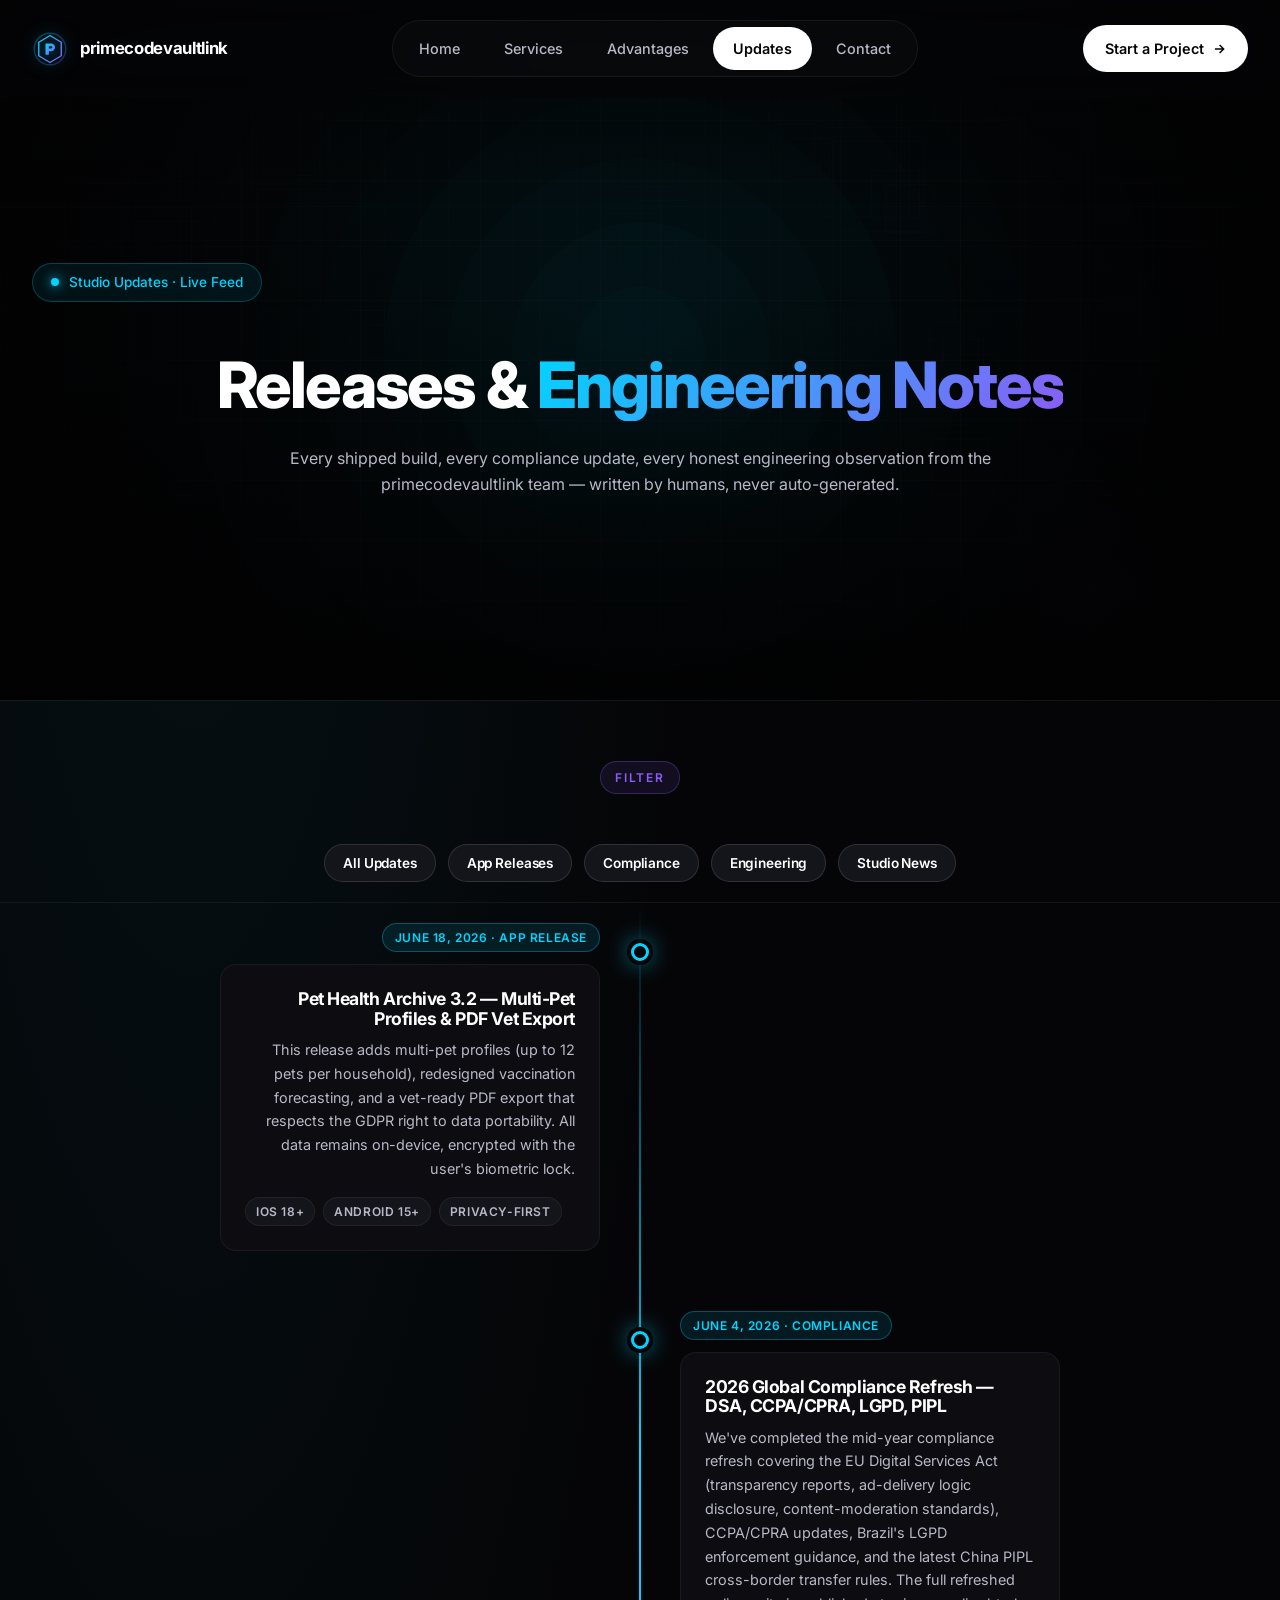
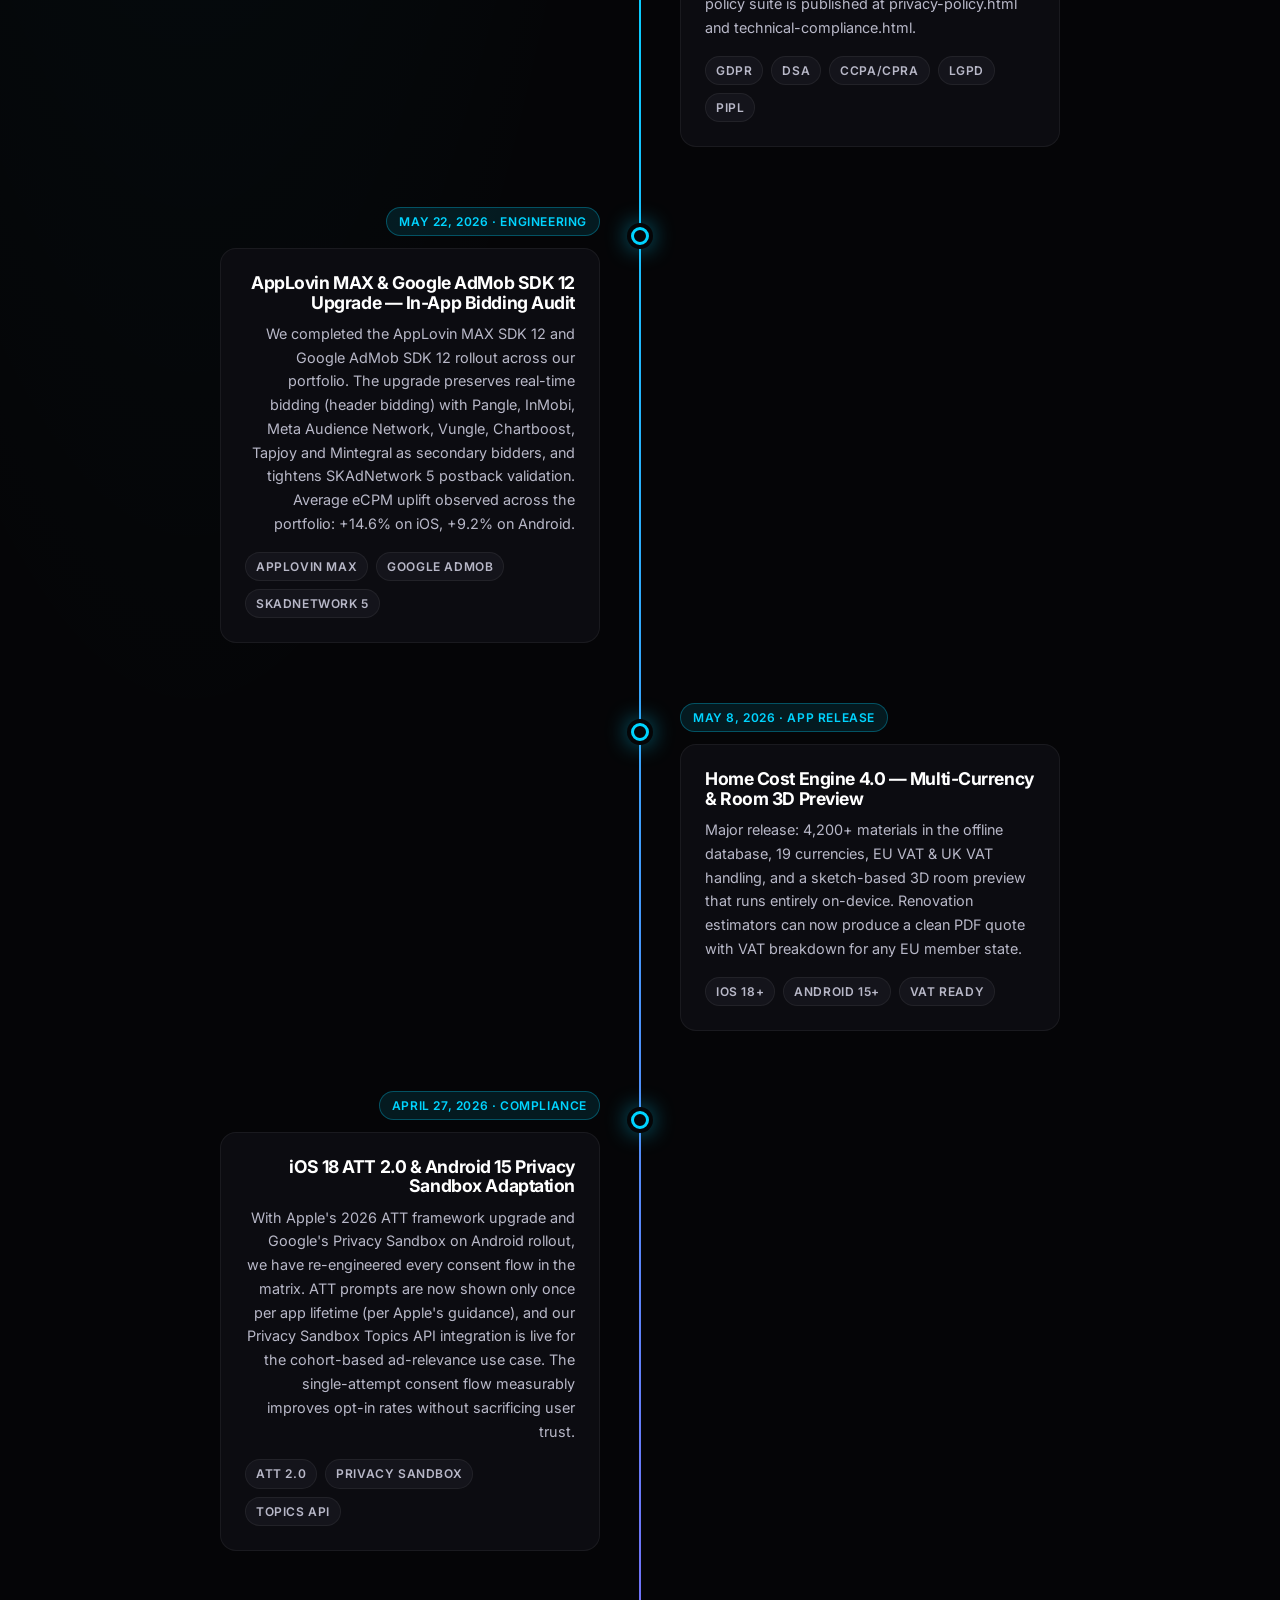
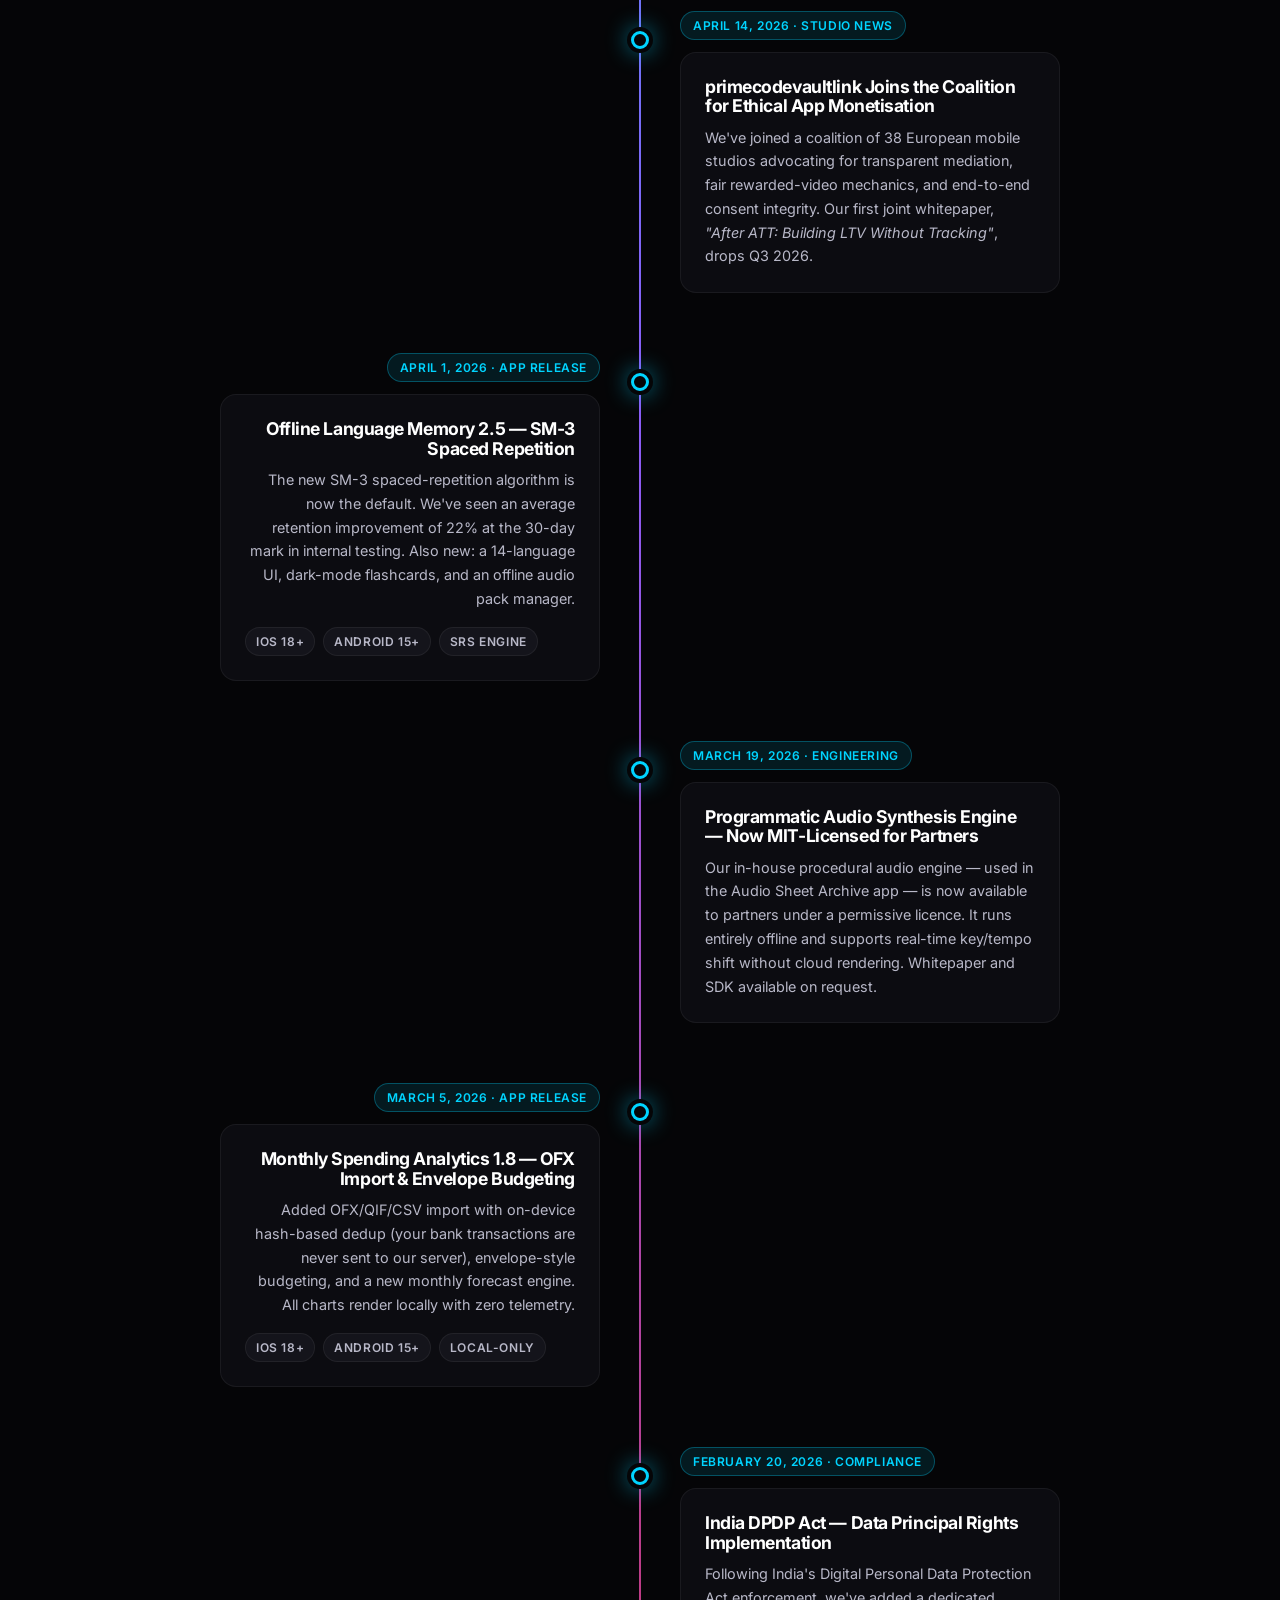
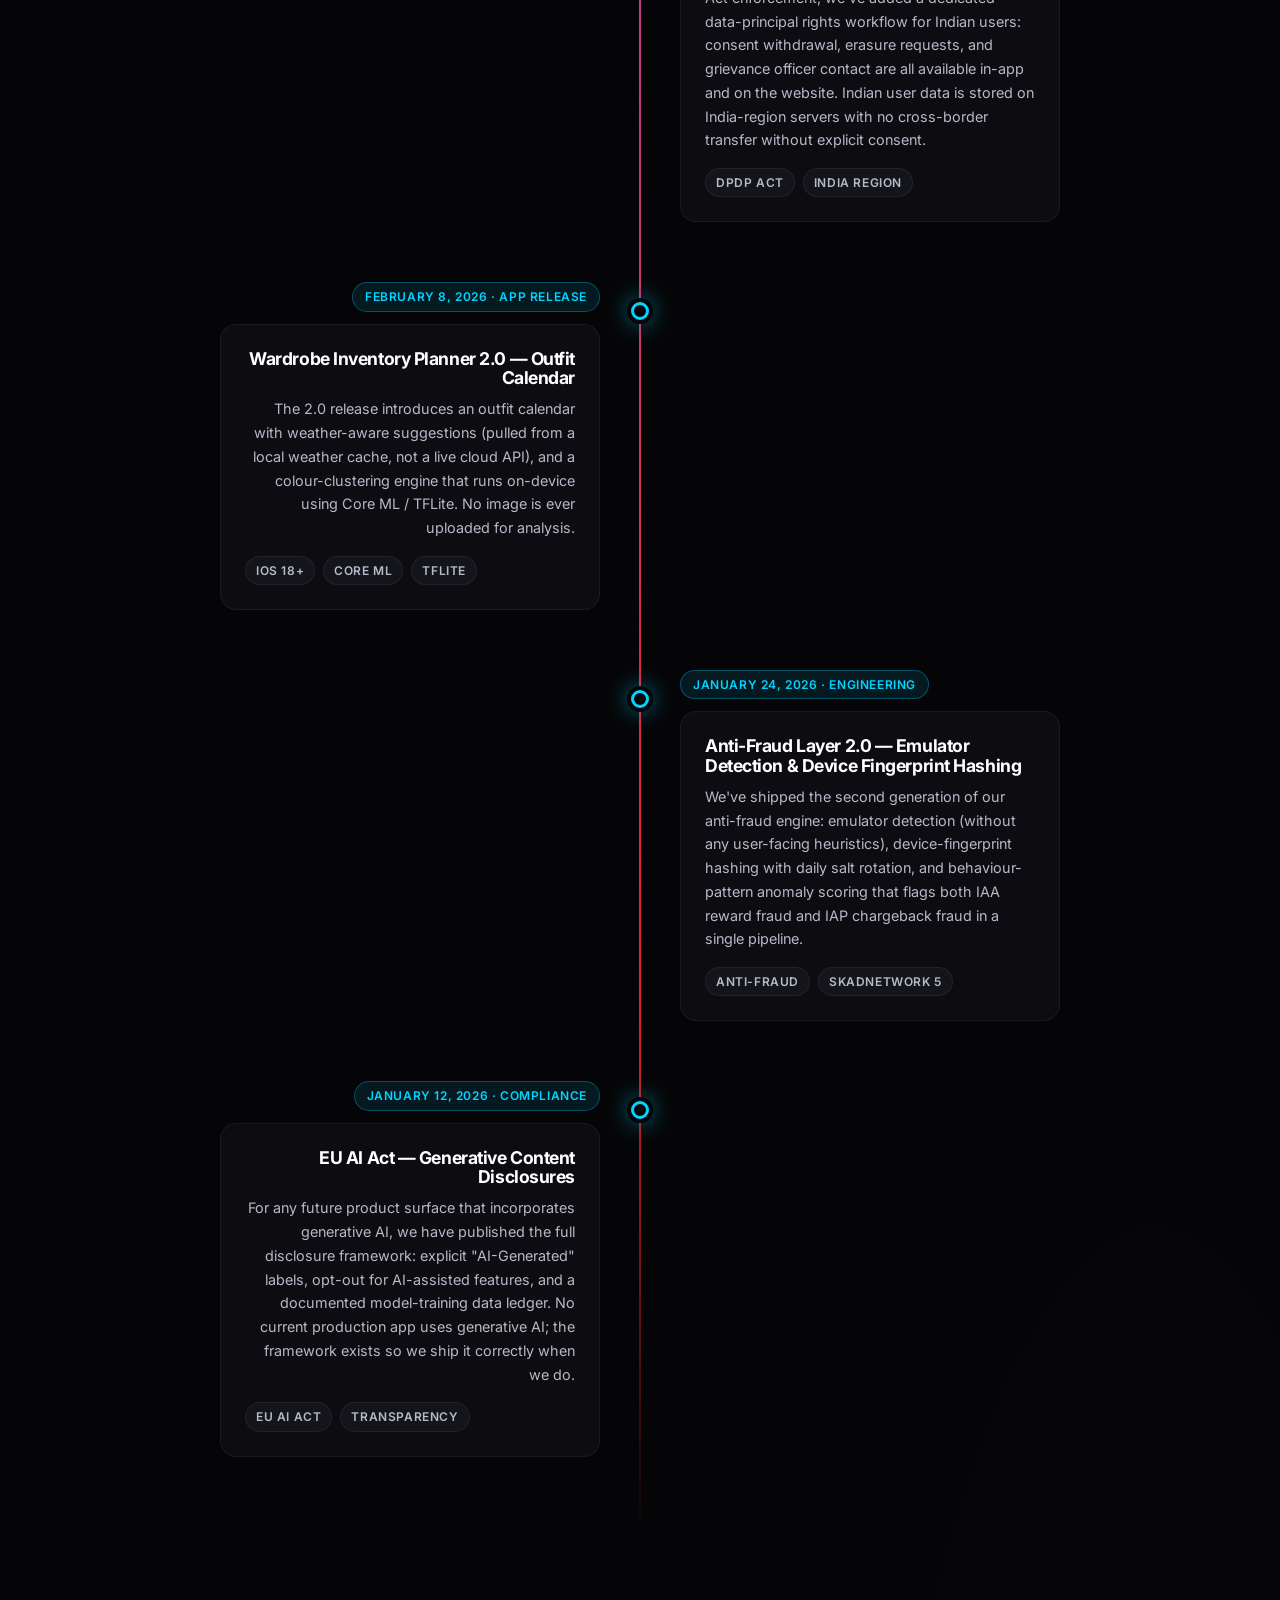
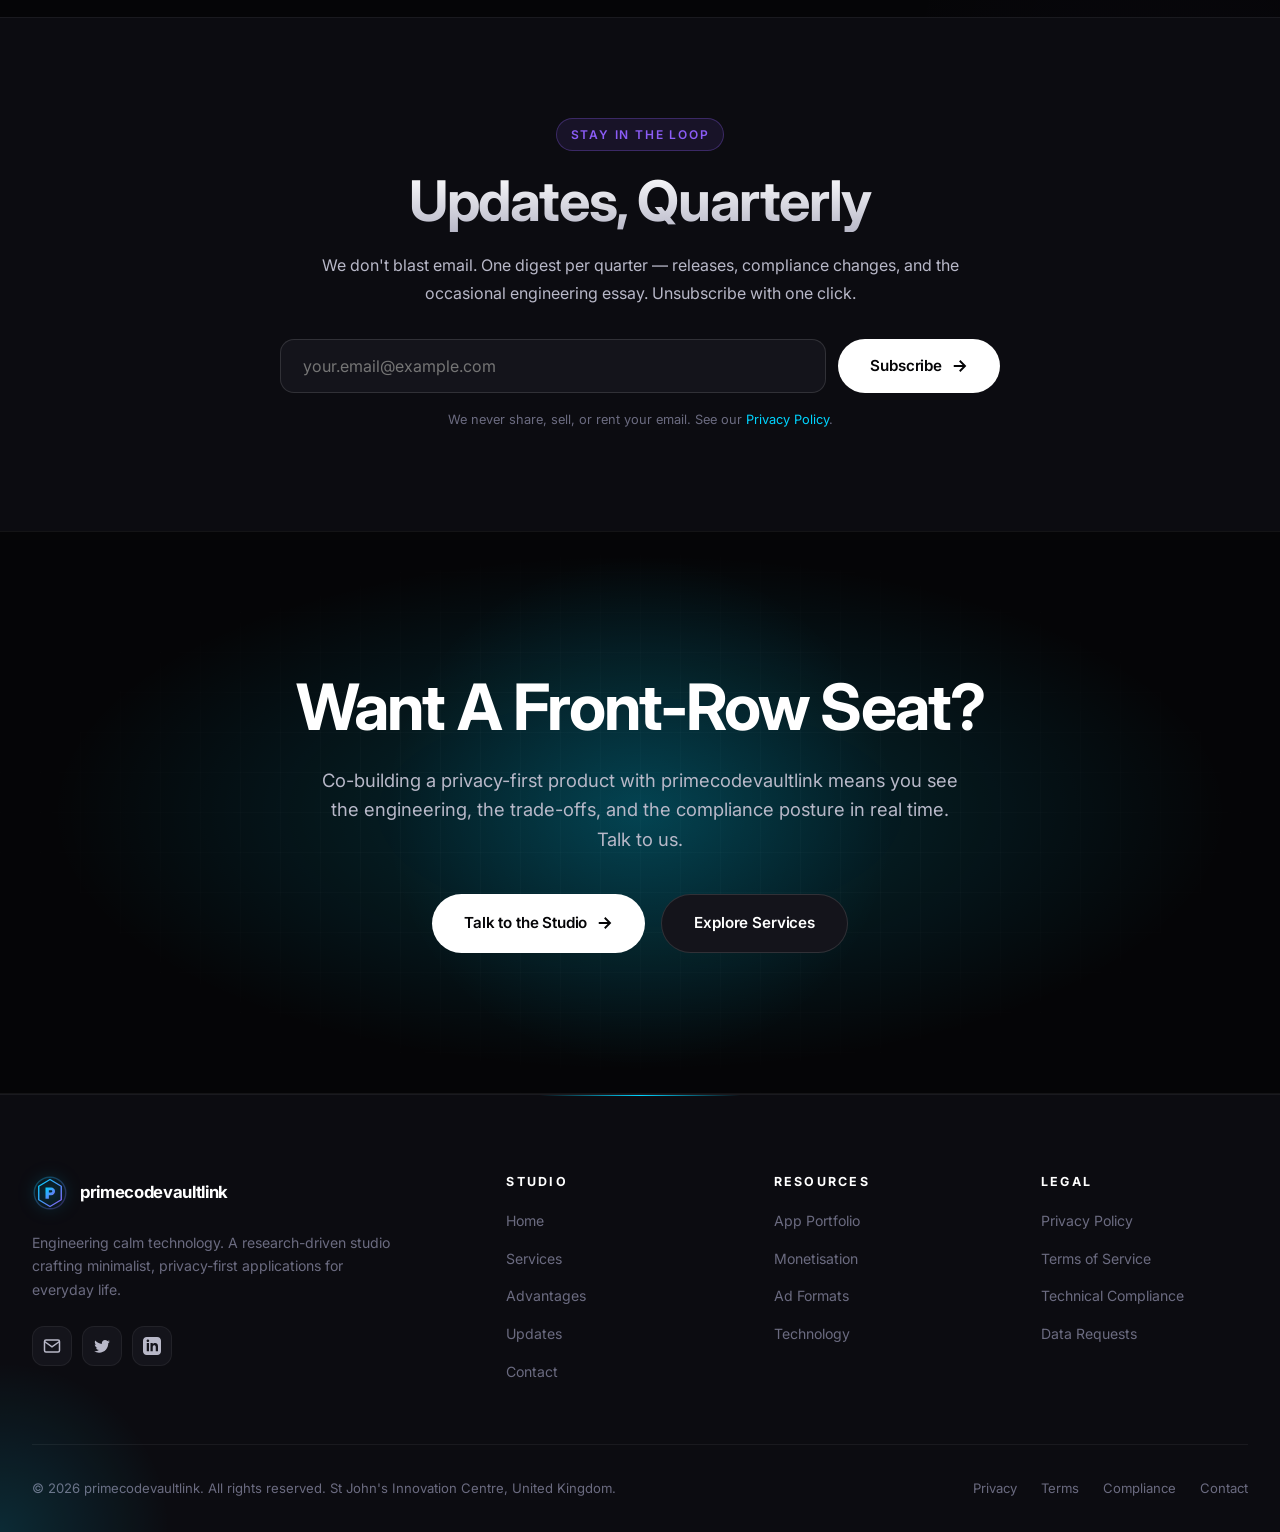
<file: updates.html>
<!DOCTYPE html>
<html lang="en">
<head>
<meta charset="UTF-8">
<meta name="viewport" content="width=device-width, initial-scale=1.0">
<meta http-equiv="X-UA-Compatible" content="IE=edge">
<title>Studio Updates — Releases & Insights | primecodevaultlink</title>
<meta name="description" content="Releases, milestones, and engineering insights from the primecodevaultlink team — covering privacy engineering, AppLovin MAX and Google AdMob integrations, ATT framework updates, GDPR / CCPA changes, and product launches.">
<meta name="keywords" content="primecodevaultlink updates, app release notes, iOS 18 updates, Android 15 updates, ATT framework 2026, DSA compliance update, GDPR 2026 changes, AI compliance, AppLovin MAX release">
<meta name="author" content="primecodevaultlink">
<meta name="robots" content="index, follow, max-image-preview:large, max-snippet:-1">
<meta name="theme-color" content="#000000">
<link rel="canonical" href="https://primecodevaultlink.com/updates.html">
<link rel="icon" type="image/svg+xml" href="images/favicon.svg">
<link rel="apple-touch-icon" href="images/favicon.svg">

<meta property="og:type" content="website">
<meta property="og:site_name" content="primecodevaultlink">
<meta property="og:title" content="Studio Updates — Releases & Insights">
<meta property="og:description" content="Releases, milestones, and engineering insights from the primecodevaultlink team.">
<meta property="og:url" content="https://primecodevaultlink.com/updates.html">
<meta property="og:image" content="images/og-image.svg">
<meta property="og:locale" content="en_US">

<meta name="twitter:card" content="summary_large_image">
<meta name="twitter:title" content="Studio Updates — Releases & Insights">
<meta name="twitter:description" content="Releases, milestones, and engineering insights from the primecodevaultlink team.">
<meta name="twitter:image" content="images/og-image.svg">

<link rel="preconnect" href="https://fonts.googleapis.com">
<link rel="preconnect" href="https://fonts.gstatic.com" crossorigin>
<link href="https://fonts.googleapis.com/css2?family=Inter:wght@300;400;500;600;700;800;900&family=JetBrains+Mono:wght@400;500;600&display=swap" rel="stylesheet">
<link rel="stylesheet" href="css/style.css">
<link rel="stylesheet" href="css/animations.css">
<link rel="stylesheet" href="css/responsive.css">

<script type="application/ld+json">
{
  "@context": "https://schema.org",
  "@type": "Blog",
  "name": "primecodevaultlink Studio Updates",
  "url": "https://primecodevaultlink.com/updates.html",
  "publisher": {
    "@type": "Organization",
    "name": "primecodevaultlink",
    "url": "https://primecodevaultlink.com"
  }
}
</script>
</head>
<body>

<!-- Loading Screen -->
<div class="loading-screen">
  <div class="loading-logo">
    <svg viewBox="0 0 64 64" fill="none">
      <defs>
        <linearGradient id="loadG" x1="0%" y1="0%" x2="100%" y2="100%">
          <stop offset="0%" stop-color="#00d4ff"/>
          <stop offset="50%" stop-color="#8b5cf6"/>
          <stop offset="100%" stop-color="#e82127"/>
        </linearGradient>
      </defs>
      <circle cx="32" cy="32" r="28" stroke="url(#loadG)" stroke-width="3" stroke-dasharray="40 130" stroke-linecap="round"/>
    </svg>
  </div>
</div>

<!-- Header -->
<header class="site-header">
  <div class="nav-container">
    <a href="index.html" class="logo">
      <svg viewBox="0 0 64 64" fill="none">
        <defs><linearGradient id="lg1" x1="0%" y1="0%" x2="100%" y2="100%"><stop offset="0%" stop-color="#00d4ff"/><stop offset="100%" stop-color="#8b5cf6"/></linearGradient></defs>
        <circle cx="32" cy="32" r="28" stroke="url(#lg1)" stroke-width="2.5" opacity="0.3"/>
        <path d="M32 8L52 20L52 44L32 56L12 44L12 20L32 8Z" stroke="url(#lg1)" stroke-width="2.5" stroke-linejoin="round"/>
        <path d="M24 22H34C38 22 41 25 41 29C41 33 38 36 34 36H30V42H24V22ZM30 27V31H34C35.5 31 36 30 36 29C36 28 35.5 27 34 27H30Z" fill="url(#lg1)"/>
      </svg>
      <span>primecodevaultlink</span>
    </a>
    <nav><ul class="nav-menu">
      <li><a href="index.html">Home</a></li>
      <li><a href="services.html">Services</a></li>
      <li><a href="advantages.html">Advantages</a></li>
      <li><a href="updates.html">Updates</a></li>
      <li><a href="contact.html">Contact</a></li>
    </ul></nav>
    <a href="contact.html" class="nav-cta magnetic">Start a Project <svg width="14" height="14" viewBox="0 0 24 24" fill="none" stroke="currentColor" stroke-width="2.5"><path d="M5 12h14M13 5l7 7-7 7"/></svg></a>
    <button class="mobile-toggle" aria-label="Toggle menu"><svg viewBox="0 0 24 24" fill="none" stroke="currentColor" stroke-width="2"><line x1="3" y1="6" x2="21" y2="6"/><line x1="3" y1="12" x2="21" y2="12"/><line x1="3" y1="18" x2="21" y2="18"/></svg></button>
  </div>
</header>

<div class="mobile-overlay"></div>
<aside class="mobile-menu">
  <button class="mobile-menu-close" aria-label="Close menu"><svg width="28" height="28" viewBox="0 0 24 24" fill="none" stroke="currentColor" stroke-width="2"><line x1="18" y1="6" x2="6" y2="18"/><line x1="6" y1="6" x2="18" y2="18"/></svg></button>
  <ul>
    <li><a href="index.html">Home</a></li>
    <li><a href="services.html">Services</a></li>
    <li><a href="advantages.html">Advantages</a></li>
    <li><a href="updates.html">Updates</a></li>
    <li><a href="contact.html">Contact</a></li>
    <li><a href="privacy-policy.html">Privacy Policy</a></li>
    <li><a href="terms-of-service.html">Terms of Service</a></li>
    <li><a href="technical-compliance.html">Technical Compliance</a></li>
  </ul>
</aside>

<!-- Hero -->
<section class="page-hero">
  <div class="hero-bg-grid" style="position: absolute; inset: 0;"></div>
  <div class="hero-particles" style="position: absolute; inset: 0;"></div>
  <img src="images/hero-updates.png" alt="" style="position: absolute; inset: 0; width: 100%; height: 100%; object-fit: cover; opacity: 0.55;">
  <div style="position: absolute; inset: 0; background: linear-gradient(180deg, rgba(0,0,0,0.55) 0%, rgba(0,0,0,0.7) 100%);"></div>
  <div class="container" style="position: relative; z-index: 2;">
    <div class="hero-badge"><span class="hero-badge-dot"></span>Studio Updates · Live Feed</div>
    <h1 class="hero-title" style="font-size: clamp(2.5rem, 5vw, 4.5rem); margin-top: 20px;">
      Releases &amp; <span class="hero-title-gradient animated-gradient">Engineering Notes</span>
    </h1>
    <p class="hero-subtitle">
      Every shipped build, every compliance update, every honest engineering observation from the primecodevaultlink team — written by humans, never auto-generated.
    </p>
  </div>
</section>

<!-- Filter Chips -->
<section style="padding: 60px 0 20px;">
  <div class="container">
    <div class="section-header reveal" style="margin-bottom: 30px;">
      <span class="section-tag">Filter</span>
    </div>
    <div style="display: flex; flex-wrap: wrap; gap: 12px; justify-content: center;">
      <button class="btn btn-secondary magnetic" style="font-size: 0.85rem; padding: 10px 18px;">All Updates</button>
      <button class="btn btn-secondary magnetic" style="font-size: 0.85rem; padding: 10px 18px;">App Releases</button>
      <button class="btn btn-secondary magnetic" style="font-size: 0.85rem; padding: 10px 18px;">Compliance</button>
      <button class="btn btn-secondary magnetic" style="font-size: 0.85rem; padding: 10px 18px;">Engineering</button>
      <button class="btn btn-secondary magnetic" style="font-size: 0.85rem; padding: 10px 18px;">Studio News</button>
    </div>
  </div>
</section>

<!-- Updates Feed -->
<section style="padding: 0 0 80px;">
  <div class="container">
    <div class="timeline stagger">

      <article class="timeline-item">
        <div class="timeline-dot"></div>
        <div class="timeline-date">June 18, 2026 · App Release</div>
        <div class="timeline-content">
          <h3>Pet Health Archive 3.2 — Multi-Pet Profiles &amp; PDF Vet Export</h3>
          <p>This release adds multi-pet profiles (up to 12 pets per household), redesigned vaccination forecasting, and a vet-ready PDF export that respects the GDPR right to data portability. All data remains on-device, encrypted with the user's biometric lock.</p>
          <div style="display: flex; gap: 8px; flex-wrap: wrap; margin-top: 16px;">
            <span class="app-tag" style="font-size: 0.75rem;">iOS 18+</span>
            <span class="app-tag" style="font-size: 0.75rem;">Android 15+</span>
            <span class="app-tag" style="font-size: 0.75rem;">Privacy-First</span>
          </div>
        </div>
      </article>

      <article class="timeline-item">
        <div class="timeline-dot"></div>
        <div class="timeline-date">June 4, 2026 · Compliance</div>
        <div class="timeline-content">
          <h3>2026 Global Compliance Refresh — DSA, CCPA/CPRA, LGPD, PIPL</h3>
          <p>We've completed the mid-year compliance refresh covering the EU Digital Services Act (transparency reports, ad-delivery logic disclosure, content-moderation standards), CCPA/CPRA updates, Brazil's LGPD enforcement guidance, and the latest China PIPL cross-border transfer rules. The full refreshed policy suite is published at <a href="privacy-policy.html">privacy-policy.html</a> and <a href="technical-compliance.html">technical-compliance.html</a>.</p>
          <div style="display: flex; gap: 8px; flex-wrap: wrap; margin-top: 16px;">
            <span class="app-tag" style="font-size: 0.75rem;">GDPR</span>
            <span class="app-tag" style="font-size: 0.75rem;">DSA</span>
            <span class="app-tag" style="font-size: 0.75rem;">CCPA/CPRA</span>
            <span class="app-tag" style="font-size: 0.75rem;">LGPD</span>
            <span class="app-tag" style="font-size: 0.75rem;">PIPL</span>
          </div>
        </div>
      </article>

      <article class="timeline-item">
        <div class="timeline-dot"></div>
        <div class="timeline-date">May 22, 2026 · Engineering</div>
        <div class="timeline-content">
          <h3>AppLovin MAX &amp; Google AdMob SDK 12 Upgrade — In-App Bidding Audit</h3>
          <p>We completed the AppLovin MAX SDK 12 and Google AdMob SDK 12 rollout across our portfolio. The upgrade preserves real-time bidding (header bidding) with Pangle, InMobi, Meta Audience Network, Vungle, Chartboost, Tapjoy and Mintegral as secondary bidders, and tightens SKAdNetwork 5 postback validation. Average eCPM uplift observed across the portfolio: +14.6% on iOS, +9.2% on Android.</p>
          <div style="display: flex; gap: 8px; flex-wrap: wrap; margin-top: 16px;">
            <span class="app-tag" style="font-size: 0.75rem;">AppLovin MAX</span>
            <span class="app-tag" style="font-size: 0.75rem;">Google AdMob</span>
            <span class="app-tag" style="font-size: 0.75rem;">SKAdNetwork 5</span>
          </div>
        </div>
      </article>

      <article class="timeline-item">
        <div class="timeline-dot"></div>
        <div class="timeline-date">May 8, 2026 · App Release</div>
        <div class="timeline-content">
          <h3>Home Cost Engine 4.0 — Multi-Currency &amp; Room 3D Preview</h3>
          <p>Major release: 4,200+ materials in the offline database, 19 currencies, EU VAT &amp; UK VAT handling, and a sketch-based 3D room preview that runs entirely on-device. Renovation estimators can now produce a clean PDF quote with VAT breakdown for any EU member state.</p>
          <div style="display: flex; gap: 8px; flex-wrap: wrap; margin-top: 16px;">
            <span class="app-tag" style="font-size: 0.75rem;">iOS 18+</span>
            <span class="app-tag" style="font-size: 0.75rem;">Android 15+</span>
            <span class="app-tag" style="font-size: 0.75rem;">VAT Ready</span>
          </div>
        </div>
      </article>

      <article class="timeline-item">
        <div class="timeline-dot"></div>
        <div class="timeline-date">April 27, 2026 · Compliance</div>
        <div class="timeline-content">
          <h3>iOS 18 ATT 2.0 &amp; Android 15 Privacy Sandbox Adaptation</h3>
          <p>With Apple's 2026 ATT framework upgrade and Google's Privacy Sandbox on Android rollout, we have re-engineered every consent flow in the matrix. ATT prompts are now shown only once per app lifetime (per Apple's guidance), and our Privacy Sandbox Topics API integration is live for the cohort-based ad-relevance use case. The single-attempt consent flow measurably improves opt-in rates without sacrificing user trust.</p>
          <div style="display: flex; gap: 8px; flex-wrap: wrap; margin-top: 16px;">
            <span class="app-tag" style="font-size: 0.75rem;">ATT 2.0</span>
            <span class="app-tag" style="font-size: 0.75rem;">Privacy Sandbox</span>
            <span class="app-tag" style="font-size: 0.75rem;">Topics API</span>
          </div>
        </div>
      </article>

      <article class="timeline-item">
        <div class="timeline-dot"></div>
        <div class="timeline-date">April 14, 2026 · Studio News</div>
        <div class="timeline-content">
          <h3>primecodevaultlink Joins the Coalition for Ethical App Monetisation</h3>
          <p>We've joined a coalition of 38 European mobile studios advocating for transparent mediation, fair rewarded-video mechanics, and end-to-end consent integrity. Our first joint whitepaper, <em>"After ATT: Building LTV Without Tracking"</em>, drops Q3 2026.</p>
        </div>
      </article>

      <article class="timeline-item">
        <div class="timeline-dot"></div>
        <div class="timeline-date">April 1, 2026 · App Release</div>
        <div class="timeline-content">
          <h3>Offline Language Memory 2.5 — SM-3 Spaced Repetition</h3>
          <p>The new SM-3 spaced-repetition algorithm is now the default. We've seen an average retention improvement of 22% at the 30-day mark in internal testing. Also new: a 14-language UI, dark-mode flashcards, and an offline audio pack manager.</p>
          <div style="display: flex; gap: 8px; flex-wrap: wrap; margin-top: 16px;">
            <span class="app-tag" style="font-size: 0.75rem;">iOS 18+</span>
            <span class="app-tag" style="font-size: 0.75rem;">Android 15+</span>
            <span class="app-tag" style="font-size: 0.75rem;">SRS Engine</span>
          </div>
        </div>
      </article>

      <article class="timeline-item">
        <div class="timeline-dot"></div>
        <div class="timeline-date">March 19, 2026 · Engineering</div>
        <div class="timeline-content">
          <h3>Programmatic Audio Synthesis Engine — Now MIT-Licensed for Partners</h3>
          <p>Our in-house procedural audio engine — used in the Audio Sheet Archive app — is now available to partners under a permissive licence. It runs entirely offline and supports real-time key/tempo shift without cloud rendering. Whitepaper and SDK available on request.</p>
        </div>
      </article>

      <article class="timeline-item">
        <div class="timeline-dot"></div>
        <div class="timeline-date">March 5, 2026 · App Release</div>
        <div class="timeline-content">
          <h3>Monthly Spending Analytics 1.8 — OFX Import &amp; Envelope Budgeting</h3>
          <p>Added OFX/QIF/CSV import with on-device hash-based dedup (your bank transactions are never sent to our server), envelope-style budgeting, and a new monthly forecast engine. All charts render locally with zero telemetry.</p>
          <div style="display: flex; gap: 8px; flex-wrap: wrap; margin-top: 16px;">
            <span class="app-tag" style="font-size: 0.75rem;">iOS 18+</span>
            <span class="app-tag" style="font-size: 0.75rem;">Android 15+</span>
            <span class="app-tag" style="font-size: 0.75rem;">Local-Only</span>
          </div>
        </div>
      </article>

      <article class="timeline-item">
        <div class="timeline-dot"></div>
        <div class="timeline-date">February 20, 2026 · Compliance</div>
        <div class="timeline-content">
          <h3>India DPDP Act — Data Principal Rights Implementation</h3>
          <p>Following India's Digital Personal Data Protection Act enforcement, we've added a dedicated data-principal rights workflow for Indian users: consent withdrawal, erasure requests, and grievance officer contact are all available in-app and on the website. Indian user data is stored on India-region servers with no cross-border transfer without explicit consent.</p>
          <div style="display: flex; gap: 8px; flex-wrap: wrap; margin-top: 16px;">
            <span class="app-tag" style="font-size: 0.75rem;">DPDP Act</span>
            <span class="app-tag" style="font-size: 0.75rem;">India Region</span>
          </div>
        </div>
      </article>

      <article class="timeline-item">
        <div class="timeline-dot"></div>
        <div class="timeline-date">February 8, 2026 · App Release</div>
        <div class="timeline-content">
          <h3>Wardrobe Inventory Planner 2.0 — Outfit Calendar</h3>
          <p>The 2.0 release introduces an outfit calendar with weather-aware suggestions (pulled from a local weather cache, not a live cloud API), and a colour-clustering engine that runs on-device using Core ML / TFLite. No image is ever uploaded for analysis.</p>
          <div style="display: flex; gap: 8px; flex-wrap: wrap; margin-top: 16px;">
            <span class="app-tag" style="font-size: 0.75rem;">iOS 18+</span>
            <span class="app-tag" style="font-size: 0.75rem;">Core ML</span>
            <span class="app-tag" style="font-size: 0.75rem;">TFLite</span>
          </div>
        </div>
      </article>

      <article class="timeline-item">
        <div class="timeline-dot"></div>
        <div class="timeline-date">January 24, 2026 · Engineering</div>
        <div class="timeline-content">
          <h3>Anti-Fraud Layer 2.0 — Emulator Detection &amp; Device Fingerprint Hashing</h3>
          <p>We've shipped the second generation of our anti-fraud engine: emulator detection (without any user-facing heuristics), device-fingerprint hashing with daily salt rotation, and behaviour-pattern anomaly scoring that flags both IAA reward fraud and IAP chargeback fraud in a single pipeline.</p>
          <div style="display: flex; gap: 8px; flex-wrap: wrap; margin-top: 16px;">
            <span class="app-tag" style="font-size: 0.75rem;">Anti-Fraud</span>
            <span class="app-tag" style="font-size: 0.75rem;">SKAdNetwork 5</span>
          </div>
        </div>
      </article>

      <article class="timeline-item">
        <div class="timeline-dot"></div>
        <div class="timeline-date">January 12, 2026 · Compliance</div>
        <div class="timeline-content">
          <h3>EU AI Act — Generative Content Disclosures</h3>
          <p>For any future product surface that incorporates generative AI, we have published the full disclosure framework: explicit "AI-Generated" labels, opt-out for AI-assisted features, and a documented model-training data ledger. No current production app uses generative AI; the framework exists so we ship it correctly when we do.</p>
          <div style="display: flex; gap: 8px; flex-wrap: wrap; margin-top: 16px;">
            <span class="app-tag" style="font-size: 0.75rem;">EU AI Act</span>
            <span class="app-tag" style="font-size: 0.75rem;">Transparency</span>
          </div>
        </div>
      </article>

    </div>
  </div>
</section>

<!-- Newsletter -->
<section style="background: var(--bg-secondary); padding: 100px 0;">
  <div class="container">
    <div style="max-width: 720px; margin: 0 auto; text-align: center;">
      <div class="section-tag reveal">Stay In The Loop</div>
      <h2 class="section-title reveal">Updates, Quarterly</h2>
      <p class="section-subtitle reveal" style="margin-bottom: 32px;">
        We don't blast email. One digest per quarter — releases, compliance changes, and the occasional engineering essay. Unsubscribe with one click.
      </p>
      <form data-form class="reveal" style="display: flex; gap: 12px; flex-wrap: wrap; justify-content: center;">
        <input type="email" required placeholder="your.email@example.com" style="flex: 1; min-width: 280px; padding: 16px 22px; background: var(--bg-tertiary); border: 1px solid var(--border-medium); border-radius: 14px; color: var(--text-primary); font-size: 1rem; font-family: inherit; outline: none; transition: border-color 0.3s var(--transition-smooth);">
        <button type="submit" class="btn btn-primary magnetic" style="white-space: nowrap;">
          Subscribe
          <svg viewBox="0 0 24 24" fill="none" stroke="currentColor" stroke-width="2.5"><path d="M5 12h14M13 5l7 7-7 7"/></svg>
        </button>
      </form>
      <p style="font-size: 0.8rem; color: var(--text-tertiary); margin-top: 16px;">We never share, sell, or rent your email. See our <a href="privacy-policy.html" style="color: var(--accent-secondary);">Privacy Policy</a>.</p>
    </div>
  </div>
</section>

<!-- CTA -->
<section class="cta-section">
  <div class="container">
    <h2 class="cta-title reveal">Want A Front-Row Seat?</h2>
    <p class="cta-subtitle reveal reveal-delay-1">
      Co-building a privacy-first product with primecodevaultlink means you see the engineering, the trade-offs, and the compliance posture in real time. Talk to us.
    </p>
    <div class="cta-actions reveal reveal-delay-2">
      <a href="contact.html" class="btn btn-primary magnetic">Talk to the Studio <svg viewBox="0 0 24 24" fill="none" stroke="currentColor" stroke-width="2.5"><path d="M5 12h14M13 5l7 7-7 7"/></svg></a>
      <a href="services.html" class="btn btn-secondary magnetic">Explore Services</a>
    </div>
  </div>
</section>

<!-- Footer -->
<footer class="site-footer">
  <div class="container">
    <div class="footer-grid">
      <div class="footer-brand">
        <a href="index.html" class="logo">
          <svg viewBox="0 0 64 64" fill="none">
            <defs><linearGradient id="lg2" x1="0%" y1="0%" x2="100%" y2="100%"><stop offset="0%" stop-color="#00d4ff"/><stop offset="100%" stop-color="#8b5cf6"/></linearGradient></defs>
            <circle cx="32" cy="32" r="28" stroke="url(#lg2)" stroke-width="2.5" opacity="0.3"/>
            <path d="M32 8L52 20L52 44L32 56L12 44L12 20L32 8Z" stroke="url(#lg2)" stroke-width="2.5" stroke-linejoin="round"/>
            <path d="M24 22H34C38 22 41 25 41 29C41 33 38 36 34 36H30V42H24V22ZM30 27V31H34C35.5 31 36 30 36 29C36 28 35.5 27 34 27H30Z" fill="url(#lg2)"/>
          </svg>
          <span>primecodevaultlink</span>
        </a>
        <p>Engineering calm technology. A research-driven studio crafting minimalist, privacy-first applications for everyday life.</p>
        <div class="footer-social">
          <a href="contact.html" aria-label="Email"><svg viewBox="0 0 24 24" fill="none" stroke="currentColor" stroke-width="2"><path d="M4 4h16c1.1 0 2 .9 2 2v12c0 1.1-.9 2-2 2H4c-1.1 0-2-.9-2-2V6c0-1.1.9-2 2-2z"/><polyline points="22,6 12,13 2,6"/></svg></a>
          <a href="#" aria-label="Twitter"><svg viewBox="0 0 24 24" fill="currentColor"><path d="M22.46 6c-.77.35-1.6.58-2.46.69.88-.53 1.56-1.37 1.88-2.38-.83.5-1.75.85-2.72 1.05C18.37 4.5 17.26 4 16 4c-2.35 0-4.27 1.92-4.27 4.29 0 .34.04.67.11.98C8.28 9.09 5.11 7.38 3 4.79c-.37.63-.58 1.37-.58 2.15 0 1.49.75 2.81 1.91 3.56-.71 0-1.37-.2-1.95-.5v.03c0 2.08 1.48 3.82 3.44 4.21a4.22 4.22 0 0 1-1.93.07 4.28 4.28 0 0 0 4 2.98 8.521 8.521 0 0 1-5.33 1.84c-.34 0-.68-.02-1.02-.06C3.44 20.29 5.7 21 8.12 21 16 21 20.33 14.46 20.33 8.79c0-.19 0-.37-.01-.56.84-.6 1.56-1.36 2.14-2.23z"/></svg></a>
          <a href="#" aria-label="LinkedIn"><svg viewBox="0 0 24 24" fill="currentColor"><path d="M19 0h-14c-2.761 0-5 2.239-5 5v14c0 2.761 2.239 5 5 5h14c2.762 0 5-2.239 5-5v-14c0-2.761-2.238-5-5-5zm-11 19h-3v-11h3v11zm-1.5-12.268c-.966 0-1.75-.79-1.75-1.764s.784-1.764 1.75-1.764 1.75.79 1.75 1.764-.783 1.764-1.75 1.764zm13.5 12.268h-3v-5.604c0-3.368-4-3.113-4 0v5.604h-3v-11h3v1.765c1.396-2.586 7-2.777 7 2.476v6.759z"/></svg></a>
        </div>
      </div>
      <div class="footer-column">
        <h5>Studio</h5>
        <ul><li><a href="index.html">Home</a></li><li><a href="services.html">Services</a></li><li><a href="advantages.html">Advantages</a></li><li><a href="updates.html">Updates</a></li><li><a href="contact.html">Contact</a></li></ul>
      </div>
      <div class="footer-column">
        <h5>Resources</h5>
        <ul><li><a href="services.html#apps">App Portfolio</a></li><li><a href="services.html#monetization">Monetisation</a></li><li><a href="services.html#ad-types">Ad Formats</a></li><li><a href="advantages.html#tech">Technology</a></li></ul>
      </div>
      <div class="footer-column">
        <h5>Legal</h5>
        <ul><li><a href="privacy-policy.html">Privacy Policy</a></li><li><a href="terms-of-service.html">Terms of Service</a></li><li><a href="technical-compliance.html">Technical Compliance</a></li><li><a href="contact.html#contact">Data Requests</a></li></ul>
      </div>
    </div>
    <div class="footer-bottom">
      <p class="footer-copyright">© 2026 primecodevaultlink. All rights reserved. St John's Innovation Centre, United Kingdom.</p>
      <div class="footer-legal"><a href="privacy-policy.html">Privacy</a><a href="terms-of-service.html">Terms</a><a href="technical-compliance.html">Compliance</a><a href="contact.html">Contact</a></div>
    </div>
  </div>
</footer>

<script src="js/main.js"></script>
<script src="js/animations.js"></script>
<script src="js/nav.js"></script>
</body>
</html>
</file>
<file: css/style.css>
/* ============================================
   primecodevaultlink.com - Main Stylesheet
   Premium Dark Studio Design System
   ============================================ */

* {
  margin: 0;
  padding: 0;
  box-sizing: border-box;
}

:root {
  /* Surfaces */
  --bg-primary: #050507;
  --bg-secondary: #0c0c11;
  --bg-tertiary: #14141b;
  --bg-elevated: #1c1c25;
  --bg-glass: rgba(20, 20, 27, 0.6);

  /* Text */
  --text-primary: #ffffff;
  --text-secondary: #b8b8c8;
  --text-tertiary: #6b6b80;

  /* Accent palette */
  --accent-primary: #e82127;
  --accent-secondary: #00d4ff;
  --accent-tertiary: #8b5cf6;
  --accent-quaternary: #22d3a8;
  --accent-glow: rgba(0, 212, 255, 0.5);

  /* Borders */
  --border-subtle: rgba(255, 255, 255, 0.06);
  --border-medium: rgba(255, 255, 255, 0.12);
  --border-strong: rgba(255, 255, 255, 0.2);

  /* Gradients */
  --gradient-primary: linear-gradient(135deg, #00d4ff 0%, #8b5cf6 50%, #e82127 100%);
  --gradient-secondary: linear-gradient(135deg, #00d4ff 0%, #8b5cf6 100%);
  --gradient-accent: linear-gradient(135deg, #8b5cf6 0%, #e82127 100%);
  --gradient-radial: radial-gradient(ellipse at center, rgba(0, 212, 255, 0.18) 0%, transparent 65%);
  --gradient-mesh: linear-gradient(135deg, #050507 0%, #0c0c11 50%, #14141b 100%);

  /* Shadows */
  --shadow-glow: 0 0 40px rgba(0, 212, 255, 0.3);
  --shadow-glow-violet: 0 0 40px rgba(139, 92, 246, 0.3);
  --shadow-card: 0 24px 60px rgba(0, 0, 0, 0.5);
  --shadow-card-hover: 0 32px 80px rgba(0, 0, 0, 0.7);
  --shadow-inset: inset 0 1px 0 rgba(255, 255, 255, 0.05);

  /* Motion */
  --transition-smooth: cubic-bezier(0.16, 1, 0.3, 1);
  --transition-bounce: cubic-bezier(0.34, 1.56, 0.64, 1);
  --transition-elastic: cubic-bezier(0.68, -0.55, 0.265, 1.55);

  /* Layout */
  --radius-sm: 10px;
  --radius-md: 16px;
  --radius-lg: 24px;
  --radius-xl: 32px;
}

html {
  scroll-behavior: smooth;
  font-size: 16px;
}

body {
  font-family: 'Inter', -apple-system, BlinkMacSystemFont, 'Segoe UI', Roboto, sans-serif;
  background-color: var(--bg-primary);
  color: var(--text-primary);
  line-height: 1.6;
  overflow-x: hidden;
  -webkit-font-smoothing: antialiased;
  -moz-osx-font-smoothing: grayscale;
  background-image:
    radial-gradient(ellipse 80% 60% at 15% 0%, rgba(0, 212, 255, 0.06) 0%, transparent 50%),
    radial-gradient(ellipse 60% 50% at 90% 100%, rgba(139, 92, 246, 0.06) 0%, transparent 50%);
}

/* Custom scrollbar */
::-webkit-scrollbar {
  width: 10px;
}
::-webkit-scrollbar-track {
  background: var(--bg-secondary);
}
::-webkit-scrollbar-thumb {
  background: linear-gradient(180deg, var(--accent-secondary), var(--accent-tertiary));
  border-radius: 5px;
}
::-webkit-scrollbar-thumb:hover {
  background: linear-gradient(180deg, var(--accent-tertiary), var(--accent-secondary));
}

/* Selection */
::selection {
  background: var(--accent-secondary);
  color: var(--bg-primary);
}

/* Typography */
h1, h2, h3, h4, h5, h6 {
  font-weight: 700;
  letter-spacing: -0.025em;
  line-height: 1.1;
  color: var(--text-primary);
}

h1 {
  font-size: clamp(2.25rem, 4.5vw, 4rem);
  font-weight: 800;
}

h2 {
  font-size: clamp(2rem, 4.5vw, 3.5rem);
}

h3 {
  font-size: clamp(1.5rem, 3vw, 2.25rem);
}

h4 {
  font-size: clamp(1.15rem, 2vw, 1.4rem);
}

p {
  font-size: clamp(0.95rem, 1.05vw, 1.05rem);
  color: var(--text-secondary);
  line-height: 1.7;
}

a {
  color: inherit;
  text-decoration: none;
  transition: color 0.3s var(--transition-smooth);
}

/* Container */
.container {
  max-width: 1320px;
  margin: 0 auto;
  padding: 0 32px;
}

@media (max-width: 768px) {
  .container {
    padding: 0 20px;
  }
}

/* ============================================
   Global Section Spacing
   ============================================ */
section {
  padding: 120px 0;
  position: relative;
}

section + section {
  border-top: 1px solid var(--border-subtle);
}

@media (max-width: 768px) {
  section {
    padding: 80px 0;
  }
}

/* ============================================
   Navigation
   ============================================ */
.site-header {
  position: fixed;
  top: 0;
  left: 0;
  right: 0;
  z-index: 1000;
  padding: 20px 0;
  background: rgba(5, 5, 7, 0.6);
  backdrop-filter: blur(24px) saturate(180%);
  -webkit-backdrop-filter: blur(24px) saturate(180%);
  border-bottom: 1px solid transparent;
  transition: all 0.4s var(--transition-smooth);
}

.site-header.scrolled {
  padding: 14px 0;
  background: rgba(5, 5, 7, 0.85);
  border-bottom: 1px solid var(--border-subtle);
}

.nav-container {
  display: flex;
  align-items: center;
  justify-content: space-between;
  max-width: 1320px;
  margin: 0 auto;
  padding: 0 32px;
}

.logo {
  display: flex;
  align-items: center;
  gap: 12px;
  font-size: 1.05rem;
  font-weight: 700;
  color: var(--text-primary);
  letter-spacing: -0.02em;
  position: relative;
}

.logo svg {
  width: 36px;
  height: 36px;
  filter: drop-shadow(0 0 8px var(--accent-glow));
  transition: transform 0.6s var(--transition-smooth);
}

.logo:hover svg {
  transform: rotate(180deg) scale(1.05);
}

.nav-menu {
  display: flex;
  list-style: none;
  gap: 4px;
  background: rgba(255, 255, 255, 0.02);
  border: 1px solid var(--border-subtle);
  border-radius: 100px;
  padding: 6px;
}

.nav-menu li a {
  display: block;
  padding: 10px 20px;
  font-size: 0.9rem;
  font-weight: 500;
  color: var(--text-secondary);
  border-radius: 100px;
  transition: all 0.3s var(--transition-smooth);
  position: relative;
}

.nav-menu li a:hover {
  color: var(--text-primary);
  background: var(--bg-tertiary);
}

.nav-menu li a.active {
  color: var(--bg-primary);
  background: var(--text-primary);
  font-weight: 600;
}

.nav-cta {
  display: inline-flex;
  align-items: center;
  gap: 8px;
  padding: 12px 22px;
  background: var(--text-primary);
  color: var(--bg-primary);
  font-size: 0.9rem;
  font-weight: 600;
  border-radius: 100px;
  transition: all 0.3s var(--transition-smooth);
  box-shadow: 0 0 0 0 rgba(255, 255, 255, 0);
}

.nav-cta:hover {
  background: var(--accent-secondary);
  color: var(--bg-primary);
  transform: translateY(-2px);
  box-shadow: 0 8px 24px rgba(0, 212, 255, 0.4);
}

.mobile-toggle {
  display: none;
  background: none;
  border: none;
  color: var(--text-primary);
  cursor: pointer;
  padding: 8px;
}

.mobile-toggle svg {
  width: 24px;
  height: 24px;
}

@media (max-width: 980px) {
  .nav-menu { display: none; }
  .nav-cta { display: none; }
  .mobile-toggle { display: block; }
}

/* Mobile Menu */
.mobile-overlay {
  position: fixed;
  inset: 0;
  background: rgba(0, 0, 0, 0.6);
  backdrop-filter: blur(8px);
  z-index: 1001;
  opacity: 0;
  visibility: hidden;
  transition: all 0.3s var(--transition-smooth);
}

.mobile-overlay.open {
  opacity: 1;
  visibility: visible;
}

.mobile-menu {
  position: fixed;
  top: 0;
  right: 0;
  bottom: 0;
  width: min(360px, 100vw);
  background: var(--bg-secondary);
  border-left: 1px solid var(--border-subtle);
  z-index: 1002;
  padding: 80px 32px 32px;
  transform: translateX(100%);
  transition: transform 0.4s var(--transition-smooth);
  overflow-y: auto;
}

.mobile-menu.open {
  transform: translateX(0);
}

.mobile-menu ul {
  list-style: none;
  display: flex;
  flex-direction: column;
  gap: 4px;
}

.mobile-menu a {
  display: block;
  padding: 14px 18px;
  font-size: 1.05rem;
  font-weight: 500;
  color: var(--text-secondary);
  border-radius: 12px;
  transition: all 0.3s var(--transition-smooth);
}

.mobile-menu a:hover, .mobile-menu a.active {
  color: var(--text-primary);
  background: var(--bg-tertiary);
}

.mobile-menu-close {
  position: absolute;
  top: 24px;
  right: 24px;
  background: none;
  border: none;
  color: var(--text-primary);
  cursor: pointer;
  padding: 8px;
}

/* ============================================
   Buttons
   ============================================ */
.btn {
  display: inline-flex;
  align-items: center;
  justify-content: center;
  gap: 8px;
  padding: 16px 32px;
  font-size: 0.95rem;
  font-weight: 600;
  border-radius: 100px;
  cursor: pointer;
  border: none;
  transition: all 0.3s var(--transition-smooth);
  text-decoration: none;
  font-family: inherit;
  letter-spacing: -0.01em;
  position: relative;
  overflow: hidden;
}

.btn svg {
  width: 18px;
  height: 18px;
  transition: transform 0.3s var(--transition-smooth);
}

.btn:hover svg {
  transform: translateX(3px);
}

.btn-primary {
  background: var(--text-primary);
  color: var(--bg-primary);
  box-shadow: 0 0 0 0 rgba(255, 255, 255, 0);
}

.btn-primary:hover {
  background: var(--accent-secondary);
  transform: translateY(-2px);
  box-shadow: 0 12px 32px rgba(0, 212, 255, 0.4);
}

.btn-primary::after {
  content: '';
  position: absolute;
  top: 0;
  left: -100%;
  width: 100%;
  height: 100%;
  background: linear-gradient(90deg, transparent, rgba(255, 255, 255, 0.2), transparent);
  transition: left 0.6s;
}

.btn-primary:hover::after {
  left: 100%;
}

.btn-secondary {
  background: var(--bg-tertiary);
  color: var(--text-primary);
  border: 1px solid var(--border-medium);
}

.btn-secondary:hover {
  background: var(--bg-elevated);
  border-color: var(--accent-secondary);
  transform: translateY(-2px);
  box-shadow: 0 8px 24px rgba(0, 212, 255, 0.2);
}

.btn-glow {
  background: var(--gradient-secondary);
  color: var(--bg-primary);
  box-shadow: 0 8px 32px rgba(139, 92, 246, 0.4);
}

.btn-glow:hover {
  transform: translateY(-2px);
  box-shadow: 0 16px 48px rgba(139, 92, 246, 0.5);
}

.magnetic {
  transition: transform 0.2s var(--transition-smooth);
}

/* ============================================
   Hero Section
   ============================================ */
.hero {
  position: relative;
  min-height: min(900px, 100vh);
  padding: 140px 0 80px;
  overflow: hidden;
  background: var(--bg-primary);
}

.hero-content {
  position: absolute;
  z-index: 2;
  top: 50%;
  left: 50%;
  transform: translate(-50%, -50%);
  width: calc(100% - 64px);
  max-width: 1100px;
  padding: 0 32px;
  text-align: center;
  display: flex;
  flex-direction: column;
  align-items: center;
}


.hero-bg-grid {
  position: absolute;
  inset: 0;
  background-image:
    linear-gradient(rgba(255, 255, 255, 0.04) 1px, transparent 1px),
    linear-gradient(90deg, rgba(255, 255, 255, 0.04) 1px, transparent 1px);
  background-size: 60px 60px;
  mask-image: radial-gradient(ellipse at center, black 30%, transparent 80%);
  -webkit-mask-image: radial-gradient(ellipse at center, black 30%, transparent 80%);
}

.hero-particles {
  position: absolute;
  inset: 0;
  pointer-events: none;
}

.particle {
  position: absolute;
  bottom: -10px;
  background: var(--accent-secondary);
  border-radius: 50%;
  opacity: 0.6;
  animation: floatUp linear infinite;
  box-shadow: 0 0 8px var(--accent-secondary);
}

@keyframes floatUp {
  0% { transform: translateY(0) translateX(0); opacity: 0; }
  10% { opacity: 0.6; }
  90% { opacity: 0.6; }
  100% { transform: translateY(-100vh) translateX(20px); opacity: 0; }
}

@media (max-width: 768px) {
  .hero-content { padding: 0 20px; }
}

.hero-badge {
  display: inline-flex;
  align-items: center;
  gap: 10px;
  padding: 8px 18px;
  background: rgba(0, 212, 255, 0.08);
  border: 1px solid rgba(0, 212, 255, 0.25);
  border-radius: 100px;
  font-size: 0.85rem;
  font-weight: 500;
  color: var(--accent-secondary);
  margin: 0 auto 28px;
  backdrop-filter: blur(8px);
}

.hero-badge-dot {
  width: 8px;
  height: 8px;
  background: var(--accent-secondary);
  border-radius: 50%;
  animation: pulse 2s ease-in-out infinite;
  box-shadow: 0 0 12px var(--accent-secondary);
}

@keyframes pulse {
  0%, 100% { opacity: 1; transform: scale(1); }
  50% { opacity: 0.5; transform: scale(1.3); }
}

.hero-title {
  margin-bottom: 28px;
  letter-spacing: -0.035em;
  text-align: center;
}

.hero-title-gradient {
  background: var(--gradient-primary);
  -webkit-background-clip: text;
  background-clip: text;
  -webkit-text-fill-color: transparent;
  display: inline-block;
}

.hero-subtitle {
  font-size: clamp(1.05rem, 1.4vw, 1.25rem);
  color: var(--text-secondary);
  max-width: 760px;
  margin: 0 auto 40px;
  line-height: 1.65;
  text-align: center;
}

.hero-actions {
  display: flex;
  gap: 16px;
  flex-wrap: wrap;
  justify-content: center;
}

.hero-scroll-indicator {
  position: absolute;
  bottom: 40px;
  left: 50%;
  transform: translateX(-50%);
  display: flex;
  flex-direction: column;
  align-items: center;
  gap: 12px;
  color: var(--text-tertiary);
  font-size: 0.75rem;
  font-weight: 500;
  text-transform: uppercase;
  letter-spacing: 0.2em;
  z-index: 2;
}

.scroll-line {
  width: 1px;
  height: 40px;
  background: linear-gradient(180deg, var(--accent-secondary), transparent);
  position: relative;
  overflow: hidden;
}

.scroll-line::after {
  content: '';
  position: absolute;
  top: 0;
  left: 0;
  width: 100%;
  height: 50%;
  background: linear-gradient(180deg, transparent, var(--accent-secondary));
  animation: scrollLine 2s ease-in-out infinite;
}

@keyframes scrollLine {
  0% { transform: translateY(-100%); }
  100% { transform: translateY(200%); }
}

@media (max-width: 768px) {
  .hero-scroll-indicator { display: none; }
}

/* ============================================
   Page Hero (non-home pages)
   ============================================ */
.page-hero {
  position: relative;
  min-height: min(700px, 80vh);
  padding: 160px 0 100px;
  overflow: hidden;
  background: var(--bg-primary);
  display: flex;
  align-items: center;
  justify-content: center;
}

.page-hero img {
  position: absolute;
  inset: 0;
  width: 100%;
  height: 100%;
  object-fit: cover;
  opacity: 0.5;
  z-index: 0;
}

.page-hero::after {
  content: '';
  position: absolute;
  inset: 0;
  background:
    radial-gradient(ellipse at center, transparent 0%, rgba(5, 5, 7, 0.4) 50%, rgba(5, 5, 7, 0.95) 100%),
    linear-gradient(180deg, rgba(5, 5, 7, 0.5) 0%, rgba(5, 5, 7, 0.2) 30%, rgba(5, 5, 7, 0.7) 100%);
  z-index: 1;
}

.page-hero > * {
  position: relative;
  z-index: 2;
  width: 100%;
}

.page-hero h1 {
  margin-top: 20px;
  margin-bottom: 24px;
  font-size: clamp(2.25rem, 4.5vw, 4rem);
  letter-spacing: -0.03em;
  text-align: center;
}

.page-hero .section-subtitle,
.page-hero .hero-subtitle {
  max-width: 820px;
  margin: 0 auto;
  font-size: clamp(1rem, 1.2vw, 1.2rem);
  text-align: center;
}

/* ============================================
   Section Header
   ============================================ */
.section-header {
  max-width: 820px;
  margin: 0 auto 80px;
  text-align: center;
}

.section-tag {
  display: inline-block;
  padding: 6px 14px;
  background: rgba(139, 92, 246, 0.1);
  border: 1px solid rgba(139, 92, 246, 0.3);
  border-radius: 100px;
  font-size: 0.75rem;
  font-weight: 600;
  color: var(--accent-tertiary);
  text-transform: uppercase;
  letter-spacing: 0.15em;
  margin-bottom: 20px;
}

.section-title {
  font-size: clamp(2.25rem, 4.5vw, 3.5rem);
  margin-bottom: 20px;
  background: linear-gradient(180deg, #ffffff 0%, #b8b8c8 100%);
  -webkit-background-clip: text;
  background-clip: text;
  -webkit-text-fill-color: transparent;
}

.section-subtitle {
  font-size: clamp(1rem, 1.15vw, 1.15rem);
  color: var(--text-secondary);
  line-height: 1.7;
  max-width: 720px;
  margin: 0 auto;
}

/* ============================================
   Stats
   ============================================ */
.stats {
  padding: 80px 0;
  background: var(--bg-secondary);
  border-top: 1px solid var(--border-subtle);
  border-bottom: 1px solid var(--border-subtle);
}

.stats-grid {
  display: grid;
  grid-template-columns: repeat(4, 1fr);
  gap: 40px;
}

@media (max-width: 900px) {
  .stats-grid {
    grid-template-columns: repeat(2, 1fr);
    gap: 32px;
  }
}

@media (max-width: 500px) {
  .stats-grid {
    grid-template-columns: 1fr;
  }
}

.stat-item {
  text-align: center;
  padding: 24px 16px;
  border-right: 1px solid var(--border-subtle);
  position: relative;
}

@media (max-width: 900px) {
  .stat-item:nth-child(2n) { border-right: none; }
}

@media (max-width: 500px) {
  .stat-item { border-right: none; }
}

.stat-item:last-child { border-right: none; }

.stat-value {
  font-size: clamp(2.5rem, 5vw, 3.75rem);
  font-weight: 800;
  letter-spacing: -0.04em;
  background: var(--gradient-primary);
  -webkit-background-clip: text;
  background-clip: text;
  -webkit-text-fill-color: transparent;
  margin-bottom: 8px;
  font-family: 'Inter', monospace;
}

.stat-label {
  font-size: 0.85rem;
  color: var(--text-tertiary);
  text-transform: uppercase;
  letter-spacing: 0.1em;
  font-weight: 500;
}

/* ============================================
   Features Grid (Pillar Cards)
   ============================================ */
.features-grid {
  display: grid;
  grid-template-columns: repeat(3, 1fr);
  gap: 20px;
}

@media (max-width: 980px) {
  .features-grid { grid-template-columns: repeat(2, 1fr); }
}

@media (max-width: 600px) {
  .features-grid { grid-template-columns: 1fr; }
}

.feature-card {
  position: relative;
  padding: 36px 32px;
  background: var(--bg-secondary);
  border: 1px solid var(--border-subtle);
  border-radius: var(--radius-lg);
  transition: all 0.4s var(--transition-smooth);
  overflow: hidden;
  transform-style: preserve-3d;
  perspective: 1000px;
}

.feature-card::before {
  content: '';
  position: absolute;
  inset: 0;
  background: radial-gradient(circle at var(--mx, 50%) var(--my, 50%), rgba(0, 212, 255, 0.15), transparent 50%);
  opacity: 0;
  transition: opacity 0.4s;
  pointer-events: none;
}

.feature-card::after {
  content: '';
  position: absolute;
  top: 0;
  left: 0;
  right: 0;
  height: 1px;
  background: linear-gradient(90deg, transparent, var(--accent-secondary), transparent);
  opacity: 0;
  transition: opacity 0.4s;
}

.feature-card:hover {
  border-color: var(--border-medium);
  transform: translateY(-6px);
  box-shadow: var(--shadow-card-hover);
  background: var(--bg-tertiary);
}

.feature-card:hover::before { opacity: 1; }
.feature-card:hover::after { opacity: 1; }

.feature-card > * {
  position: relative;
  z-index: 1;
}

.feature-icon {
  width: 56px;
  height: 56px;
  background: linear-gradient(135deg, rgba(0, 212, 255, 0.15), rgba(139, 92, 246, 0.15));
  border: 1px solid rgba(0, 212, 255, 0.25);
  border-radius: 16px;
  display: flex;
  align-items: center;
  justify-content: center;
  margin-bottom: 24px;
  transition: all 0.4s var(--transition-smooth);
}

.feature-icon svg {
  width: 26px;
  height: 26px;
  color: var(--accent-secondary);
  stroke-width: 2;
  transition: transform 0.4s var(--transition-smooth);
}

.feature-card:hover .feature-icon {
  background: var(--gradient-secondary);
  border-color: transparent;
  transform: scale(1.05) rotate(-3deg);
}

.feature-card:hover .feature-icon svg {
  color: var(--bg-primary);
  transform: scale(1.1);
}

.feature-title {
  font-size: 1.25rem;
  margin-bottom: 12px;
  font-weight: 700;
}

.feature-desc {
  font-size: 0.92rem;
  line-height: 1.7;
  color: var(--text-secondary);
}

/* ============================================
   App Portfolio Grid
   ============================================ */
.app-grid {
  display: grid;
  grid-template-columns: repeat(3, 1fr);
  gap: 20px;
}

@media (max-width: 980px) {
  .app-grid { grid-template-columns: repeat(2, 1fr); }
}

@media (max-width: 600px) {
  .app-grid { grid-template-columns: 1fr; }
}

.app-card {
  position: relative;
  padding: 32px;
  background: var(--bg-secondary);
  border: 1px solid var(--border-subtle);
  border-radius: var(--radius-lg);
  transition: all 0.4s var(--transition-smooth);
  overflow: hidden;
}

.app-card::before {
  content: '';
  position: absolute;
  top: -50%;
  right: -50%;
  width: 200%;
  height: 200%;
  background: radial-gradient(circle, rgba(0, 212, 255, 0.08), transparent 50%);
  opacity: 0;
  transition: opacity 0.6s;
  pointer-events: none;
}

.app-card:hover {
  transform: translateY(-6px);
  border-color: var(--accent-secondary);
  box-shadow: 0 24px 60px rgba(0, 212, 255, 0.15);
}

.app-card:hover::before { opacity: 1; }

.app-card-header {
  display: flex;
  align-items: center;
  justify-content: space-between;
  margin-bottom: 20px;
}

.app-icon {
  width: 56px;
  height: 56px;
  background: var(--gradient-secondary);
  border-radius: 16px;
  display: flex;
  align-items: center;
  justify-content: center;
  box-shadow: 0 8px 24px rgba(139, 92, 246, 0.3);
}

.app-icon svg {
  width: 28px;
  height: 28px;
  color: var(--bg-primary);
  stroke-width: 2.5;
}

.app-tag {
  display: inline-block;
  padding: 4px 10px;
  background: var(--bg-tertiary);
  border: 1px solid var(--border-subtle);
  border-radius: 100px;
  font-size: 0.7rem;
  font-weight: 600;
  color: var(--text-secondary);
  text-transform: uppercase;
  letter-spacing: 0.05em;
}

.app-card h3 {
  font-size: 1.3rem;
  margin-bottom: 12px;
  font-weight: 700;
}

.app-card p {
  font-size: 0.9rem;
  margin-bottom: 20px;
  line-height: 1.6;
}

.app-features-list {
  list-style: none;
  display: flex;
  flex-direction: column;
  gap: 8px;
}

.app-features-list li {
  position: relative;
  padding-left: 22px;
  font-size: 0.85rem;
  color: var(--text-secondary);
  line-height: 1.5;
}

.app-features-list li::before {
  content: '';
  position: absolute;
  left: 0;
  top: 8px;
  width: 6px;
  height: 6px;
  background: var(--accent-secondary);
  border-radius: 50%;
  box-shadow: 0 0 8px var(--accent-secondary);
}

/* ============================================
   Technology Cloud
   ============================================ */
.tech-cloud {
  display: grid;
  grid-template-columns: repeat(auto-fit, minmax(200px, 1fr));
  gap: 12px;
}

.tech-chip {
  display: flex;
  align-items: center;
  gap: 12px;
  padding: 16px 20px;
  background: var(--bg-secondary);
  border: 1px solid var(--border-subtle);
  border-radius: 14px;
  transition: all 0.3s var(--transition-smooth);
  position: relative;
  overflow: hidden;
}

.tech-chip::before {
  content: '';
  position: absolute;
  inset: 0;
  background: linear-gradient(135deg, transparent, rgba(0, 212, 255, 0.06), transparent);
  opacity: 0;
  transition: opacity 0.4s;
}

.tech-chip:hover {
  border-color: var(--accent-secondary);
  background: var(--bg-tertiary);
  transform: translateY(-3px);
  box-shadow: 0 12px 24px rgba(0, 0, 0, 0.3);
}

.tech-chip:hover::before { opacity: 1; }

.tech-chip-icon {
  width: 32px;
  height: 32px;
  flex-shrink: 0;
  display: flex;
  align-items: center;
  justify-content: center;
  background: linear-gradient(135deg, rgba(0, 212, 255, 0.1), rgba(139, 92, 246, 0.1));
  border-radius: 8px;
}

.tech-chip-icon svg {
  width: 18px;
  height: 18px;
  color: var(--accent-secondary);
}

.tech-chip-name {
  font-size: 0.88rem;
  font-weight: 600;
  color: var(--text-primary);
  position: relative;
}

/* ============================================
   Timeline
   ============================================ */
.timeline {
  position: relative;
  max-width: 920px;
  margin: 0 auto;
  padding: 20px 0;
}

.timeline::before {
  content: '';
  position: absolute;
  top: 0;
  bottom: 0;
  left: 50%;
  width: 2px;
  background: linear-gradient(180deg,
    transparent 0%,
    var(--accent-secondary) 10%,
    var(--accent-tertiary) 50%,
    var(--accent-primary) 90%,
    transparent 100%);
  transform: translateX(-50%);
}

@media (max-width: 768px) {
  .timeline::before { left: 20px; }
}

.timeline-item {
  position: relative;
  width: 50%;
  padding: 0 40px 60px;
}

.timeline-item:nth-child(odd) {
  margin-left: 0;
  text-align: right;
}

.timeline-item:nth-child(even) {
  margin-left: 50%;
  text-align: left;
}

@media (max-width: 768px) {
  .timeline-item,
  .timeline-item:nth-child(odd),
  .timeline-item:nth-child(even) {
    width: 100%;
    margin-left: 0;
    padding: 0 20px 40px 56px;
    text-align: left;
  }
}

.timeline-dot {
  position: absolute;
  top: 20px;
  width: 18px;
  height: 18px;
  background: var(--bg-primary);
  border: 3px solid var(--accent-secondary);
  border-radius: 50%;
  z-index: 1;
  box-shadow: 0 0 0 4px var(--bg-primary), 0 0 24px var(--accent-secondary);
}

.timeline-item:nth-child(odd) .timeline-dot {
  right: -9px;
}

.timeline-item:nth-child(even) .timeline-dot {
  left: -9px;
}

@media (max-width: 768px) {
  .timeline-dot,
  .timeline-item:nth-child(odd) .timeline-dot,
  .timeline-item:nth-child(even) .timeline-dot {
    left: 11px;
    right: auto;
  }
}

.timeline-date {
  display: inline-block;
  padding: 4px 12px;
  background: rgba(0, 212, 255, 0.1);
  border: 1px solid rgba(0, 212, 255, 0.3);
  border-radius: 100px;
  font-size: 0.75rem;
  font-weight: 600;
  color: var(--accent-secondary);
  margin-bottom: 12px;
  text-transform: uppercase;
  letter-spacing: 0.05em;
}

.timeline-content {
  padding: 24px;
  background: var(--bg-secondary);
  border: 1px solid var(--border-subtle);
  border-radius: var(--radius-md);
  transition: all 0.3s var(--transition-smooth);
}

.timeline-content:hover {
  border-color: var(--accent-secondary);
  background: var(--bg-tertiary);
  transform: translateY(-3px);
  box-shadow: var(--shadow-card);
}

.timeline-content h3 {
  font-size: 1.1rem;
  margin-bottom: 10px;
  font-weight: 700;
}

.timeline-content p {
  font-size: 0.9rem;
  line-height: 1.65;
}

/* ============================================
   CTA Section
   ============================================ */
.cta-section {
  text-align: center;
  padding: 140px 32px;
  background: var(--gradient-radial), var(--bg-primary);
  position: relative;
  overflow: hidden;
  border-top: 1px solid var(--border-subtle);
  border-bottom: 1px solid var(--border-subtle);
}

.cta-section::before {
  content: '';
  position: absolute;
  inset: 0;
  background-image:
    linear-gradient(rgba(255, 255, 255, 0.02) 1px, transparent 1px),
    linear-gradient(90deg, rgba(255, 255, 255, 0.02) 1px, transparent 1px);
  background-size: 40px 40px;
  mask-image: radial-gradient(ellipse at center, black 30%, transparent 80%);
  -webkit-mask-image: radial-gradient(ellipse at center, black 30%, transparent 80%);
}

.cta-section::after {
  content: '';
  position: absolute;
  top: 50%;
  left: 50%;
  width: 600px;
  height: 600px;
  background: radial-gradient(circle, rgba(0, 212, 255, 0.15), transparent 60%);
  transform: translate(-50%, -50%);
  pointer-events: none;
}

.cta-section > * {
  position: relative;
  z-index: 1;
}

.cta-title {
  font-size: clamp(2.5rem, 5vw, 4.5rem);
  margin-bottom: 24px;
  letter-spacing: -0.03em;
}

.cta-subtitle {
  font-size: 1.15rem;
  color: var(--text-secondary);
  margin-bottom: 40px;
  max-width: 640px;
  margin-left: auto;
  margin-right: auto;
  line-height: 1.6;
}

.cta-actions {
  display: flex;
  gap: 16px;
  justify-content: center;
  flex-wrap: wrap;
}

.text-gradient {
  background: var(--gradient-primary);
  -webkit-background-clip: text;
  background-clip: text;
  -webkit-text-fill-color: transparent;
}

.divider {
  height: 1px;
  background: linear-gradient(90deg, transparent, var(--border-medium), transparent);
  margin: 60px 0;
}

.glow-text {
  text-shadow: 0 0 30px var(--accent-glow);
}

/* ============================================
   Footer
   ============================================ */
.site-footer {
  background: var(--bg-secondary);
  border-top: 1px solid var(--border-subtle);
  padding: 80px 0 32px;
  position: relative;
}

.site-footer::before {
  content: '';
  position: absolute;
  top: 0;
  left: 50%;
  transform: translateX(-50%);
  width: 200px;
  height: 1px;
  background: linear-gradient(90deg, transparent, var(--accent-secondary), transparent);
}

.footer-grid {
  display: grid;
  grid-template-columns: 2fr 1fr 1fr 1fr;
  gap: 60px;
  margin-bottom: 60px;
}

@media (max-width: 900px) {
  .footer-grid {
    grid-template-columns: 1fr 1fr;
    gap: 40px;
  }
}

@media (max-width: 600px) {
  .footer-grid {
    grid-template-columns: 1fr;
    gap: 32px;
  }
}

.footer-brand {
  max-width: 360px;
}

.footer-brand .logo {
  margin-bottom: 20px;
}

.footer-brand p {
  font-size: 0.88rem;
  color: var(--text-tertiary);
  line-height: 1.7;
  margin-bottom: 24px;
}

.footer-social {
  display: flex;
  gap: 10px;
}

.footer-social a {
  display: flex;
  align-items: center;
  justify-content: center;
  width: 40px;
  height: 40px;
  background: var(--bg-tertiary);
  border: 1px solid var(--border-subtle);
  border-radius: 12px;
  transition: all 0.3s var(--transition-smooth);
}

.footer-social a:hover {
  background: var(--accent-secondary);
  border-color: var(--accent-secondary);
  transform: translateY(-3px);
  box-shadow: 0 8px 16px rgba(0, 212, 255, 0.3);
}

.footer-social svg {
  width: 18px;
  height: 18px;
  color: var(--text-secondary);
  transition: color 0.3s var(--transition-smooth);
}

.footer-social a:hover svg {
  color: var(--bg-primary);
}

.footer-column h5 {
  font-size: 0.78rem;
  font-weight: 700;
  text-transform: uppercase;
  letter-spacing: 0.18em;
  color: var(--text-primary);
  margin-bottom: 20px;
}

.footer-column ul {
  list-style: none;
  display: flex;
  flex-direction: column;
  gap: 12px;
}

.footer-column ul a {
  font-size: 0.88rem;
  color: var(--text-tertiary);
  transition: all 0.3s var(--transition-smooth);
}

.footer-column ul a:hover {
  color: var(--accent-secondary);
  padding-left: 4px;
}

.footer-bottom {
  padding-top: 32px;
  border-top: 1px solid var(--border-subtle);
  display: flex;
  justify-content: space-between;
  align-items: center;
  flex-wrap: wrap;
  gap: 16px;
}

.footer-copyright {
  font-size: 0.82rem;
  color: var(--text-tertiary);
}

.footer-legal {
  display: flex;
  gap: 24px;
  flex-wrap: wrap;
}

.footer-legal a {
  font-size: 0.82rem;
  color: var(--text-tertiary);
  transition: color 0.3s var(--transition-smooth);
}

.footer-legal a:hover {
  color: var(--accent-secondary);
}

/* ============================================
   Contact Page
   ============================================ */
.contact-grid {
  display: grid;
  grid-template-columns: 1fr 1.2fr;
  gap: 60px;
  align-items: start;
}

@media (max-width: 980px) {
  .contact-grid { grid-template-columns: 1fr; gap: 40px; }
}

.contact-info {
  display: flex;
  flex-direction: column;
  gap: 16px;
}

.contact-card {
  display: flex;
  gap: 20px;
  align-items: flex-start;
  padding: 24px;
  background: var(--bg-secondary);
  border: 1px solid var(--border-subtle);
  border-radius: var(--radius-md);
  transition: all 0.3s var(--transition-smooth);
}

.contact-card:hover {
  border-color: var(--accent-secondary);
  background: var(--bg-tertiary);
  transform: translateX(6px);
}

.contact-card-icon {
  width: 44px;
  height: 44px;
  background: var(--gradient-secondary);
  border-radius: 12px;
  display: flex;
  align-items: center;
  justify-content: center;
  flex-shrink: 0;
  box-shadow: 0 6px 16px rgba(139, 92, 246, 0.3);
}

.contact-card-icon svg {
  width: 22px;
  height: 22px;
  color: var(--bg-primary);
  stroke-width: 2.5;
}

.contact-card-content h4 {
  font-size: 0.95rem;
  margin-bottom: 6px;
  font-weight: 600;
  color: var(--text-primary);
}

.contact-card-content p,
.contact-card-content a {
  font-size: 0.88rem;
  color: var(--text-secondary);
  display: block;
  word-break: break-word;
}

.contact-card-content a:hover {
  color: var(--accent-secondary);
}

.contact-card-content p[style*="text-tertiary"] {
  color: var(--text-tertiary);
  font-size: 0.8rem;
  margin-top: 6px;
}

.contact-form {
  background: var(--bg-secondary);
  border: 1px solid var(--border-subtle);
  border-radius: var(--radius-lg);
  padding: 40px;
  position: relative;
  overflow: hidden;
}

.contact-form::before {
  content: '';
  position: absolute;
  top: 0;
  left: 0;
  right: 0;
  height: 1px;
  background: linear-gradient(90deg, transparent, var(--accent-secondary), transparent);
}

.contact-form h3 {
  font-size: 1.5rem;
  margin-bottom: 8px;
}

.contact-form > p {
  font-size: 0.88rem;
  color: var(--text-tertiary);
  margin-bottom: 28px;
}

.form-row {
  display: grid;
  grid-template-columns: 1fr 1fr;
  gap: 16px;
  margin-bottom: 16px;
}

@media (max-width: 600px) {
  .form-row { grid-template-columns: 1fr; }
}

.form-group {
  margin-bottom: 16px;
}

.form-group label {
  display: block;
  margin-bottom: 8px;
  font-size: 0.82rem;
  font-weight: 600;
  color: var(--text-primary);
  text-transform: uppercase;
  letter-spacing: 0.05em;
}

.form-group input,
.form-group textarea,
.form-group select {
  width: 100%;
  padding: 14px 18px;
  background: var(--bg-tertiary);
  border: 1px solid var(--border-subtle);
  border-radius: 12px;
  color: var(--text-primary);
  font-size: 0.95rem;
  font-family: inherit;
  transition: all 0.3s var(--transition-smooth);
}

.form-group select {
  appearance: none;
  background-image: url("data:image/svg+xml;utf8,<svg xmlns='http://www.w3.org/2000/svg' width='12' height='8' viewBox='0 0 12 8' fill='none'><path d='M1 1.5L6 6.5L11 1.5' stroke='%23b8b8c8' stroke-width='1.5' stroke-linecap='round'/></svg>");
  background-repeat: no-repeat;
  background-position: right 18px center;
  padding-right: 44px;
}

.form-group select option {
  background: var(--bg-elevated);
  color: var(--text-primary);
}

.form-group input:focus,
.form-group textarea:focus,
.form-group select:focus {
  outline: none;
  border-color: var(--accent-secondary);
  background: var(--bg-elevated);
  box-shadow: 0 0 0 3px rgba(0, 212, 255, 0.1);
}

.form-group input::placeholder,
.form-group textarea::placeholder {
  color: var(--text-tertiary);
}

.form-group textarea {
  resize: vertical;
  min-height: 120px;
  line-height: 1.6;
}

.form-group input[type="checkbox"] {
  width: auto;
  margin: 0;
  accent-color: var(--accent-secondary);
}

.form-submit {
  width: 100%;
  margin-top: 8px;
  justify-content: center;
}

.form-group label:has(input[type="checkbox"]) {
  display: flex;
  align-items: flex-start;
  gap: 12px;
  font-size: 0.82rem;
  color: var(--text-secondary);
  cursor: pointer;
  font-weight: 400;
  text-transform: none;
  letter-spacing: 0;
  line-height: 1.5;
}

.form-group label:has(input[type="checkbox"]) a {
  color: var(--accent-secondary);
  text-decoration: underline;
}

/* ============================================
   FAQ Accordion (FIXED)
   ============================================ */
.faq-list {
  max-width: 880px;
  margin: 0 auto;
  display: flex;
  flex-direction: column;
  gap: 12px;
}

.faq-item {
  background: var(--bg-secondary);
  border: 1px solid var(--border-subtle);
  border-radius: var(--radius-md);
  overflow: hidden;
  transition: all 0.4s var(--transition-smooth);
}

.faq-item:hover {
  border-color: var(--border-medium);
}

.faq-item.open {
  border-color: var(--accent-secondary);
  background: var(--bg-tertiary);
  box-shadow: 0 12px 32px rgba(0, 212, 255, 0.1);
}

.faq-question {
  display: flex;
  align-items: center;
  justify-content: space-between;
  gap: 20px;
  width: 100%;
  padding: 24px 28px;
  background: transparent;
  border: none;
  cursor: pointer;
  font-family: inherit;
  font-weight: 600;
  font-size: 1rem;
  color: var(--text-primary);
  text-align: left;
  user-select: none;
  transition: color 0.3s var(--transition-smooth);
}

.faq-question:hover {
  color: var(--accent-secondary);
}

.faq-question > span,
.faq-question > .faq-text {
  flex: 1;
  min-width: 0;
}

.faq-question > svg,
.faq-question > .faq-icon {
  flex-shrink: 0;
  width: 24px;
  height: 24px;
  color: var(--accent-secondary);
  transition: transform 0.4s var(--transition-smooth);
  stroke-width: 2.5;
}

.faq-item.open .faq-question > svg,
.faq-item.open .faq-question > .faq-icon {
  transform: rotate(45deg);
}

.faq-answer {
  max-height: 0;
  overflow: hidden;
  transition: max-height 0.5s var(--transition-smooth);
}

.faq-item.open .faq-answer {
  max-height: 600px;
}

.faq-answer-inner {
  padding: 0 28px 28px;
  color: var(--text-secondary);
  line-height: 1.7;
  font-size: 0.95rem;
}

.faq-answer-inner p {
  color: var(--text-secondary);
  line-height: 1.7;
}

.faq-answer-inner a {
  color: var(--accent-secondary);
  text-decoration: underline;
  text-underline-offset: 3px;
}

/* ============================================
   Loading Screen
   ============================================ */
.loading-screen {
  position: fixed;
  inset: 0;
  background: var(--bg-primary);
  z-index: 9999;
  display: flex;
  align-items: center;
  justify-content: center;
  transition: opacity 0.6s var(--transition-smooth), visibility 0.6s var(--transition-smooth);
}

.loading-screen.hidden {
  opacity: 0;
  visibility: hidden;
}

.loading-logo {
  position: relative;
  width: 80px;
  height: 80px;
}

.loading-logo svg {
  width: 100%;
  height: 100%;
  animation: spin 2s linear infinite;
}

@keyframes spin {
  to { transform: rotate(360deg); }
}

/* ============================================
   Reveal Animations
   ============================================ */
.reveal,
.reveal-init {
  opacity: 0;
  transform: translateY(40px);
  transition: opacity 0.8s var(--transition-smooth), transform 0.8s var(--transition-smooth);
}

.reveal.visible,
.reveal-init.visible {
  opacity: 1;
  transform: translateY(0);
}

.reveal-delay-1 { transition-delay: 0.1s; }
.reveal-delay-2 { transition-delay: 0.2s; }
.reveal-delay-3 { transition-delay: 0.3s; }
.reveal-delay-4 { transition-delay: 0.4s; }
.reveal-delay-5 { transition-delay: 0.5s; }

.stagger > *,
.stagger-init > * {
  opacity: 0;
  transform: translateY(30px);
  transition: opacity 0.6s var(--transition-smooth), transform 0.6s var(--transition-smooth);
}

.stagger.visible > *:nth-child(1) { transition-delay: 0.0s; }
.stagger.visible > *:nth-child(2) { transition-delay: 0.05s; }
.stagger.visible > *:nth-child(3) { transition-delay: 0.1s; }
.stagger.visible > *:nth-child(4) { transition-delay: 0.15s; }
.stagger.visible > *:nth-child(5) { transition-delay: 0.2s; }
.stagger.visible > *:nth-child(6) { transition-delay: 0.25s; }
.stagger.visible > *:nth-child(7) { transition-delay: 0.3s; }
.stagger.visible > *:nth-child(8) { transition-delay: 0.35s; }
.stagger.visible > *:nth-child(9) { transition-delay: 0.4s; }
.stagger.visible > *:nth-child(10) { transition-delay: 0.45s; }
.stagger.visible > *:nth-child(11) { transition-delay: 0.5s; }
.stagger.visible > *:nth-child(12) { transition-delay: 0.55s; }
.stagger.visible > * {
  opacity: 1;
  transform: translateY(0);
}

.text-center { text-align: center; }
.text-gradient {
  background: var(--gradient-primary);
  -webkit-background-clip: text;
  background-clip: text;
  -webkit-text-fill-color: transparent;
}

/* ============================================
   Policy Pages
   ============================================ */
.policy-hero {
  padding: 180px 32px 80px;
  text-align: center;
  background: var(--gradient-radial);
  border-bottom: 1px solid var(--border-subtle);
  position: relative;
}

.policy-hero h1 {
  margin-bottom: 20px;
  font-size: clamp(2.5rem, 5vw, 4rem);
}

.policy-meta {
  display: inline-flex;
  align-items: center;
  gap: 8px;
  padding: 6px 16px;
  background: rgba(0, 212, 255, 0.1);
  border: 1px solid rgba(0, 212, 255, 0.3);
  border-radius: 100px;
  font-size: 0.82rem;
  color: var(--accent-secondary);
  margin-bottom: 20px;
}

.policy-content {
  max-width: 1000px;
  margin: 0 auto;
  padding: 80px 32px 120px;
}

.toc {
  background: var(--bg-secondary);
  border: 1px solid var(--border-subtle);
  border-radius: var(--radius-lg);
  padding: 32px;
  margin-bottom: 60px;
  position: relative;
  overflow: hidden;
}

.toc::before {
  content: '';
  position: absolute;
  top: 0;
  left: 0;
  right: 0;
  height: 1px;
  background: linear-gradient(90deg, transparent, var(--accent-secondary), transparent);
}

.toc h2 {
  font-size: 1.2rem;
  margin-bottom: 20px;
  color: var(--text-primary);
  display: flex;
  align-items: center;
  gap: 10px;
}

.toc h2::before {
  content: '';
  width: 4px;
  height: 20px;
  background: var(--gradient-secondary);
  border-radius: 2px;
}

.toc-list {
  list-style: none;
  display: grid;
  grid-template-columns: repeat(2, 1fr);
  gap: 6px;
  counter-reset: toc;
}

.toc-list li {
  counter-increment: toc;
}

.toc-list a {
  display: flex;
  align-items: center;
  gap: 10px;
  padding: 10px 14px;
  font-size: 0.88rem;
  color: var(--text-secondary);
  border-radius: 10px;
  transition: all 0.3s var(--transition-smooth);
  border: 1px solid transparent;
}

.toc-list a::before {
  content: counter(toc, decimal-leading-zero);
  font-family: 'JetBrains Mono', monospace;
  font-size: 0.75rem;
  color: var(--text-tertiary);
  flex-shrink: 0;
}

.toc-list a:hover {
  background: var(--bg-tertiary);
  color: var(--accent-secondary);
  padding-left: 18px;
  border-color: var(--border-subtle);
}

@media (max-width: 700px) {
  .toc-list { grid-template-columns: 1fr; }
}

.policy-section {
  margin-bottom: 60px;
  padding-bottom: 60px;
  border-bottom: 1px solid var(--border-subtle);
}

.policy-section:last-child {
  border-bottom: none;
}

.policy-section h2 {
  font-size: clamp(1.6rem, 3vw, 2.2rem);
  margin-bottom: 24px;
  color: var(--text-primary);
  position: relative;
  padding-left: 24px;
  letter-spacing: -0.02em;
}

.policy-section h2::before {
  content: '';
  position: absolute;
  left: 0;
  top: 12px;
  width: 6px;
  height: 28px;
  background: var(--gradient-secondary);
  border-radius: 3px;
}

.policy-section h3 {
  font-size: clamp(1.2rem, 2vw, 1.5rem);
  margin: 32px 0 16px;
  color: var(--text-primary);
  font-weight: 700;
}

.policy-section h4 {
  font-size: 1.1rem;
  margin: 24px 0 12px;
  color: var(--text-primary);
  font-weight: 600;
}

.policy-section p,
.policy-section li {
  font-size: 0.95rem;
  color: var(--text-secondary);
  line-height: 1.8;
  margin-bottom: 12px;
}

.policy-section ul,
.policy-section ol {
  padding-left: 24px;
  margin-bottom: 20px;
}

.policy-section ul li,
.policy-section ol li {
  margin-bottom: 8px;
}

.policy-section strong {
  color: var(--text-primary);
  font-weight: 600;
}

.policy-section a {
  color: var(--accent-secondary);
  text-decoration: underline;
  text-underline-offset: 3px;
  transition: color 0.3s;
}

.policy-section a:hover {
  color: var(--accent-tertiary);
}

.policy-section code {
  font-family: 'JetBrains Mono', monospace;
  font-size: 0.85em;
  padding: 2px 6px;
  background: var(--bg-tertiary);
  border: 1px solid var(--border-subtle);
  border-radius: 4px;
  color: var(--accent-secondary);
}

.policy-callout {
  padding: 24px 28px;
  background: linear-gradient(135deg, rgba(0, 212, 255, 0.06), rgba(139, 92, 246, 0.04));
  border: 1px solid rgba(0, 212, 255, 0.2);
  border-left: 3px solid var(--accent-secondary);
  border-radius: 12px;
  margin: 24px 0;
  position: relative;
}

.policy-callout p {
  margin-bottom: 0;
  color: var(--text-primary);
}

.policy-table {
  width: 100%;
  border-collapse: separate;
  border-spacing: 0;
  margin: 24px 0;
  background: var(--bg-secondary);
  border: 1px solid var(--border-subtle);
  border-radius: 12px;
  overflow: hidden;
  font-size: 0.9rem;
}

.policy-table thead {
  background: var(--bg-tertiary);
}

.policy-table th,
.policy-table td {
  padding: 14px 18px;
  text-align: left;
  border-bottom: 1px solid var(--border-subtle);
  font-size: 0.88rem;
  vertical-align: top;
}

.policy-table th {
  color: var(--text-primary);
  font-weight: 700;
  text-transform: uppercase;
  letter-spacing: 0.05em;
  font-size: 0.75rem;
}

.policy-table tbody tr:last-child td {
  border-bottom: none;
}

.policy-table tbody tr {
  transition: background 0.3s;
}

.policy-table tbody tr:hover {
  background: var(--bg-tertiary);
}

.policy-table strong {
  color: var(--text-primary);
}

/* ============================================
   Utility
   ============================================ */
.text-center { text-align: center; }

@media (max-width: 768px) {
  .section-header { margin-bottom: 60px; }
}
</file>
<file: css/animations.css>
/* ============================================
   primecodevaultlink.com - Animations
   ============================================ */

/* Glitch */
.glitch {
  position: relative;
  display: inline-block;
}

.glitch::before,
.glitch::after {
  content: attr(data-text);
  position: absolute;
  top: 0;
  left: 0;
  width: 100%;
  height: 100%;
}

.glitch::before {
  color: var(--accent-secondary);
  z-index: -1;
  animation: glitchTop 2.5s infinite;
}

.glitch::after {
  color: var(--accent-primary);
  z-index: -2;
  animation: glitchBottom 2.5s infinite;
}

@keyframes glitchTop {
  0%, 100% { transform: translate(0); }
  20% { transform: translate(-2px, -1px); }
  40% { transform: translate(2px, 1px); }
}
@keyframes glitchBottom {
  0%, 100% { transform: translate(0); }
  20% { transform: translate(2px, 1px); }
  40% { transform: translate(-2px, -1px); }
}

/* Slide */
.slide-in-left {
  opacity: 0;
  transform: translateX(-60px);
  transition: opacity 0.8s var(--transition-smooth), transform 0.8s var(--transition-smooth);
}
.slide-in-right {
  opacity: 0;
  transform: translateX(60px);
  transition: opacity 0.8s var(--transition-smooth), transform 0.8s var(--transition-smooth);
}
.slide-in-up {
  opacity: 0;
  transform: translateY(60px);
  transition: opacity 0.8s var(--transition-smooth), transform 0.8s var(--transition-smooth);
}
.slide-in-down {
  opacity: 0;
  transform: translateY(-60px);
  transition: opacity 0.8s var(--transition-smooth), transform 0.8s var(--transition-smooth);
}

.slide-in-left.visible, .slide-in-right.visible,
.slide-in-up.visible, .slide-in-down.visible {
  opacity: 1;
  transform: translate(0);
}

.fade-in {
  opacity: 0;
  transition: opacity 1s var(--transition-smooth);
}
.fade-in.visible { opacity: 1; }

.scale-in {
  opacity: 0;
  transform: scale(0.92);
  transition: opacity 0.8s var(--transition-smooth), transform 0.8s var(--transition-smooth);
}
.scale-in.visible {
  opacity: 1;
  transform: scale(1);
}

/* Float */
.float {
  animation: floatY 6s ease-in-out infinite;
}
.float-slow {
  animation: floatY 10s ease-in-out infinite;
}
.float-fast {
  animation: floatY 4s ease-in-out infinite;
}

@keyframes floatY {
  0%, 100% { transform: translateY(0); }
  50% { transform: translateY(-12px); }
}

/* Glow pulse */
.glow-pulse {
  animation: glowPulse 2.5s ease-in-out infinite;
}

@keyframes glowPulse {
  0%, 100% { box-shadow: 0 0 0 rgba(0, 212, 255, 0.3); }
  50% { box-shadow: 0 0 40px rgba(0, 212, 255, 0.6); }
}

/* Gradient shift */
.gradient-shift {
  background-size: 200% 200%;
  animation: gradientShift 6s ease infinite;
}

@keyframes gradientShift {
  0%, 100% { background-position: 0% 50%; }
  50% { background-position: 100% 50%; }
}

/* Orbit */
.orbit {
  animation: orbit 20s linear infinite;
}

@keyframes orbit {
  to { transform: rotate(360deg); }
}

/* Counter */
.counter {
  font-variant-numeric: tabular-nums;
}

/* Morph blob */
.morph-blob {
  border-radius: 42% 58% 70% 30% / 45% 30% 70% 55%;
  animation: morph 8s ease-in-out infinite;
}

@keyframes morph {
  0%, 100% { border-radius: 42% 58% 70% 30% / 45% 30% 70% 55%; }
  50% { border-radius: 70% 30% 50% 50% / 30% 60% 40% 70%; }
}

/* Shimmer */
.shimmer {
  position: relative;
  overflow: hidden;
}

.shimmer::after {
  content: '';
  position: absolute;
  top: 0;
  left: -100%;
  width: 100%;
  height: 100%;
  background: linear-gradient(90deg, transparent, rgba(255, 255, 255, 0.1), transparent);
  animation: shimmerSlide 3s infinite;
}

@keyframes shimmerSlide {
  0% { left: -100%; }
  100% { left: 200%; }
}

/* Wave children */
.wave > * {
  animation: waveUp 1s ease forwards;
  opacity: 0;
}
.wave > *:nth-child(1) { animation-delay: 0s; }
.wave > *:nth-child(2) { animation-delay: 0.1s; }
.wave > *:nth-child(3) { animation-delay: 0.2s; }
.wave > *:nth-child(4) { animation-delay: 0.3s; }
.wave > *:nth-child(5) { animation-delay: 0.4s; }
.wave > *:nth-child(6) { animation-delay: 0.5s; }
.wave > *:nth-child(7) { animation-delay: 0.6s; }
.wave > *:nth-child(8) { animation-delay: 0.7s; }

@keyframes waveUp {
  0% { opacity: 0; transform: translateY(20px); }
  100% { opacity: 1; transform: translateY(0); }
}

/* Bounce in */
.bounce-in {
  animation: bounceIn 0.8s var(--transition-bounce) forwards;
}

@keyframes bounceIn {
  0% { opacity: 0; transform: scale(0.6); }
  60% { opacity: 1; transform: scale(1.05); }
  100% { transform: scale(1); }
}

/* Tilt card */
.tilt-card {
  transform-style: preserve-3d;
  perspective: 1000px;
}

/* Aurora blobs */
.aurora-blob {
  position: absolute;
  border-radius: 50%;
  filter: blur(80px);
  opacity: 0.4;
  pointer-events: none;
  z-index: 0;
}

.aurora-1 {
  width: 500px;
  height: 500px;
  background: var(--accent-secondary);
  top: 0;
  left: 0;
  animation: floatY 12s ease-in-out infinite;
}

.aurora-2 {
  width: 600px;
  height: 600px;
  background: var(--accent-tertiary);
  bottom: 0;
  right: 0;
  animation: floatY 14s ease-in-out infinite reverse;
}

.aurora-3 {
  width: 400px;
  height: 400px;
  background: var(--accent-primary);
  top: 50%;
  left: 50%;
  transform: translate(-50%, -50%);
  animation: morph 10s ease-in-out infinite;
}

/* Animated gradient text */
.animated-gradient {
  background: linear-gradient(135deg, #00d4ff, #8b5cf6, #e82127, #00d4ff);
  background-size: 300% 300%;
  -webkit-background-clip: text;
  background-clip: text;
  -webkit-text-fill-color: transparent;
  animation: animatedGradient 8s ease infinite;
}

@keyframes animatedGradient {
  0%, 100% { background-position: 0% 50%; }
  50% { background-position: 100% 50%; }
}

/* Reveal mask */
.reveal-mask {
  position: relative;
  overflow: hidden;
}

.reveal-mask::after {
  content: '';
  position: absolute;
  top: 0;
  left: 0;
  width: 100%;
  height: 100%;
  background: var(--bg-primary);
  transform-origin: right;
  transition: transform 1.2s var(--transition-smooth);
}

.reveal-mask.visible::after {
  transform: scaleX(0);
}

/* Hover line */
.hover-line {
  position: relative;
  display: inline-block;
}

.hover-line::after {
  content: '';
  position: absolute;
  bottom: -2px;
  left: 0;
  width: 0;
  height: 1px;
  background: var(--accent-secondary);
  transition: width 0.4s var(--transition-smooth);
}

.hover-line:hover::after {
  width: 100%;
}

/* Draw border */
.draw-border path,
.draw-border rect,
.draw-border circle {
  stroke-dasharray: 1000;
  stroke-dashoffset: 1000;
  animation: drawStroke 3s var(--transition-smooth) forwards;
}

@keyframes drawStroke {
  to { stroke-dashoffset: 0; }
}

/* Infinite slide */
.infinite-slide {
  display: flex;
  animation: infiniteSlide 30s linear infinite;
}

.infinite-slide:hover {
  animation-play-state: paused;
}

@keyframes infiniteSlide {
  0% { transform: translateX(0); }
  100% { transform: translateX(-50%); }
}

/* Magnetic button cursor */
.magnetic-btn {
  position: relative;
  overflow: hidden;
}

.magnetic-btn::before {
  content: '';
  position: absolute;
  top: var(--y, 50%);
  left: var(--x, 50%);
  width: 0;
  height: 0;
  background: radial-gradient(circle, rgba(255, 255, 255, 0.3), transparent 60%);
  border-radius: 50%;
  transition: width 0.4s, height 0.4s;
  transform: translate(-50%, -50%);
}

.magnetic-btn:hover::before {
  width: 300px;
  height: 300px;
}

/* Typewriter */
.typewriter {
  display: inline-block;
  overflow: hidden;
  border-right: 2px solid var(--accent-secondary);
  white-space: nowrap;
  animation: typing 3.5s steps(30) 1s forwards, blink 0.75s step-end infinite;
  width: 0;
}

@keyframes typing {
  to { width: 100%; }
}

@keyframes blink {
  50% { border-color: transparent; }
}

/* Cursor follow */
.cursor-glow {
  position: fixed;
  width: 400px;
  height: 400px;
  background: radial-gradient(circle, rgba(0, 212, 255, 0.15), transparent 60%);
  border-radius: 50%;
  pointer-events: none;
  z-index: 9998;
  transform: translate(-50%, -50%);
  transition: transform 0.2s var(--transition-smooth);
  mix-blend-mode: screen;
}

/* Border gradient animation */
.gradient-border {
  position: relative;
  background: var(--bg-secondary);
  border-radius: var(--radius-lg);
}

.gradient-border::before {
  content: '';
  position: absolute;
  inset: 0;
  border-radius: inherit;
  padding: 1px;
  background: linear-gradient(135deg, var(--accent-secondary), var(--accent-tertiary), var(--accent-primary));
  -webkit-mask: linear-gradient(#fff 0 0) content-box, linear-gradient(#fff 0 0);
  -webkit-mask-composite: xor;
  mask-composite: exclude;
  background-size: 200% 200%;
  animation: gradientShift 6s ease infinite;
}

/* Marquee */
.marquee {
  display: flex;
  overflow: hidden;
  mask-image: linear-gradient(90deg, transparent, black 10%, black 90%, transparent);
}

.marquee-track {
  display: flex;
  gap: 40px;
  animation: marqueeMove 30s linear infinite;
}

@keyframes marqueeMove {
  0% { transform: translateX(0); }
  100% { transform: translateX(-50%); }
}
</file>
<file: css/responsive.css>
/* ============================================
   Responsive Design System
   ============================================ */

/* Tablet */
@media (max-width: 1024px) {
  .hero {
    padding: 120px 24px 60px;
  }

  .feature-card,
  .app-card {
    padding: 32px 24px;
  }

  section {
    padding: 100px 0;
  }

  .section-header {
    margin-bottom: 60px;
  }
}

/* Mobile Large */
@media (max-width: 768px) {
  .nav-container {
    padding: 0 20px;
  }

  .hero-title {
    font-size: clamp(2.5rem, 10vw, 4rem);
  }

  .hero-subtitle {
    font-size: 1rem;
  }

  .hero-actions {
    flex-direction: column;
    width: 100%;
  }

  .hero-actions .btn {
    width: 100%;
    justify-content: center;
  }

  .stats-grid {
    grid-template-columns: repeat(2, 1fr);
    gap: 16px;
  }

  .stat-item {
    padding: 20px 12px;
  }

  .features-grid {
    grid-template-columns: 1fr;
  }

  .app-grid {
    grid-template-columns: 1fr;
  }

  .contact-form {
    padding: 28px 20px;
  }

  .policy-hero {
    padding: 140px 20px 60px;
  }

  .policy-content {
    padding: 60px 20px 80px;
  }

  .toc {
    padding: 24px;
  }

  .footer-bottom {
    flex-direction: column;
    align-items: flex-start;
  }

  .cta-section {
    padding: 80px 24px;
  }

  .section-header {
    margin-bottom: 40px;
  }
}

/* Mobile Small */
@media (max-width: 480px) {
  .container {
    padding: 0 16px;
  }

  .nav-container {
    padding: 0 16px;
  }

  .hero {
    padding: 100px 16px 50px;
    min-height: 90vh;
  }

  .hero-badge {
    font-size: 0.75rem;
    padding: 6px 14px;
  }

  .hero-scroll-indicator {
    bottom: 20px;
  }

  .btn {
    padding: 12px 24px;
    font-size: 0.9rem;
  }

  .footer-grid {
    grid-template-columns: 1fr;
  }

  .toc-list {
    grid-template-columns: 1fr;
  }

  .policy-section h2 {
    padding-left: 16px;
  }

  .policy-section h2::before {
    width: 6px;
    height: 22px;
    top: 8px;
  }

  .mobile-menu {
    width: 100%;
  }
}

/* Landscape phone adjustments */
@media (max-height: 600px) and (orientation: landscape) {
  .hero {
    min-height: auto;
    padding: 120px 24px 60px;
  }
}

/* High DPI / Retina */
@media (-webkit-min-device-pixel-ratio: 2), (min-resolution: 192dpi) {
  body {
    -webkit-font-smoothing: antialiased;
  }
}

/* Reduced motion */
@media (prefers-reduced-motion: reduce) {
  *,
  *::before,
  *::after {
    animation-duration: 0.01ms !important;
    animation-iteration-count: 1 !important;
    transition-duration: 0.01ms !important;
    scroll-behavior: auto !important;
  }
}

/* Print styles */
@media print {
  .site-header,
  .site-footer,
  .mobile-menu,
  .mobile-overlay,
  .loading-screen {
    display: none !important;
  }

  body {
    background: white;
    color: black;
  }
}

/* Focus visible accessibility */
:focus-visible {
  outline: 2px solid var(--accent-secondary);
  outline-offset: 3px;
  border-radius: 4px;
}

button:focus-visible,
a:focus-visible {
  outline: 2px solid var(--accent-secondary);
  outline-offset: 3px;
}

/* Selection */
::selection {
  background: var(--accent-secondary);
  color: var(--bg-primary);
}
</file>
